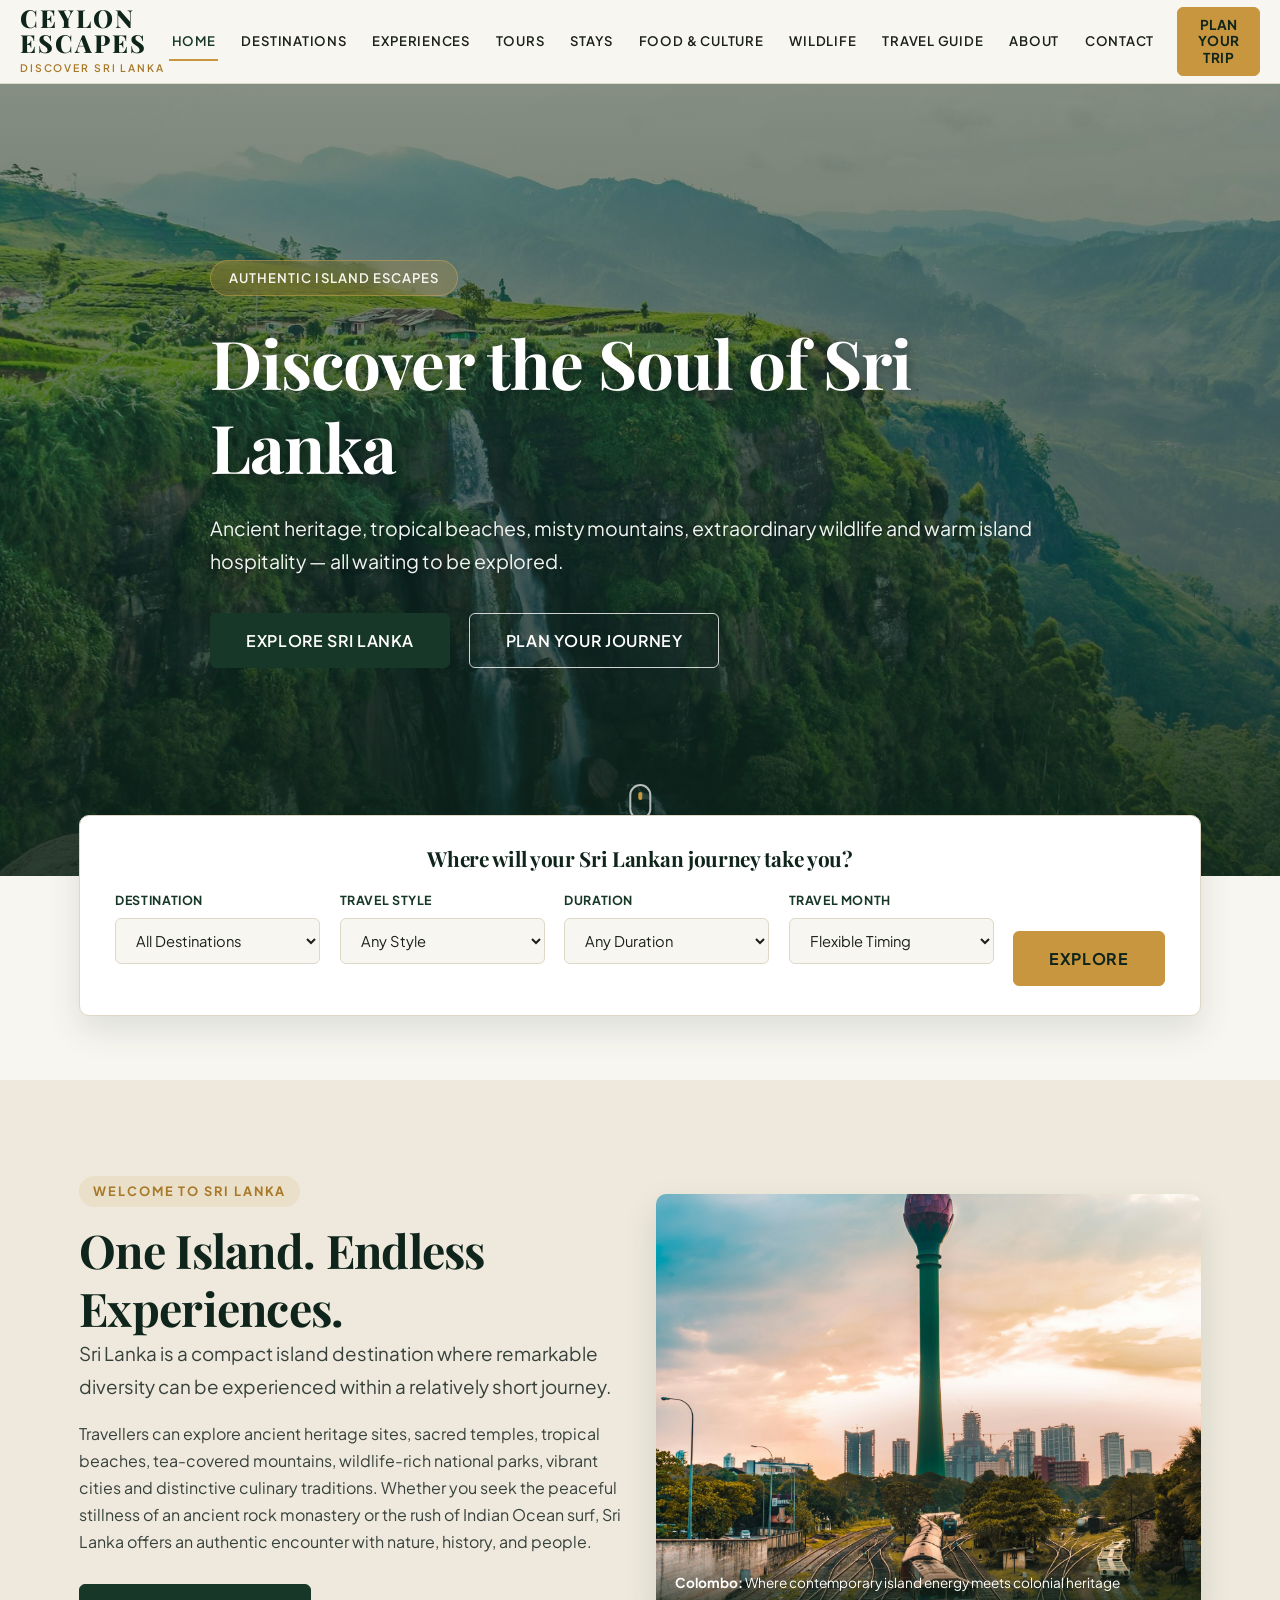
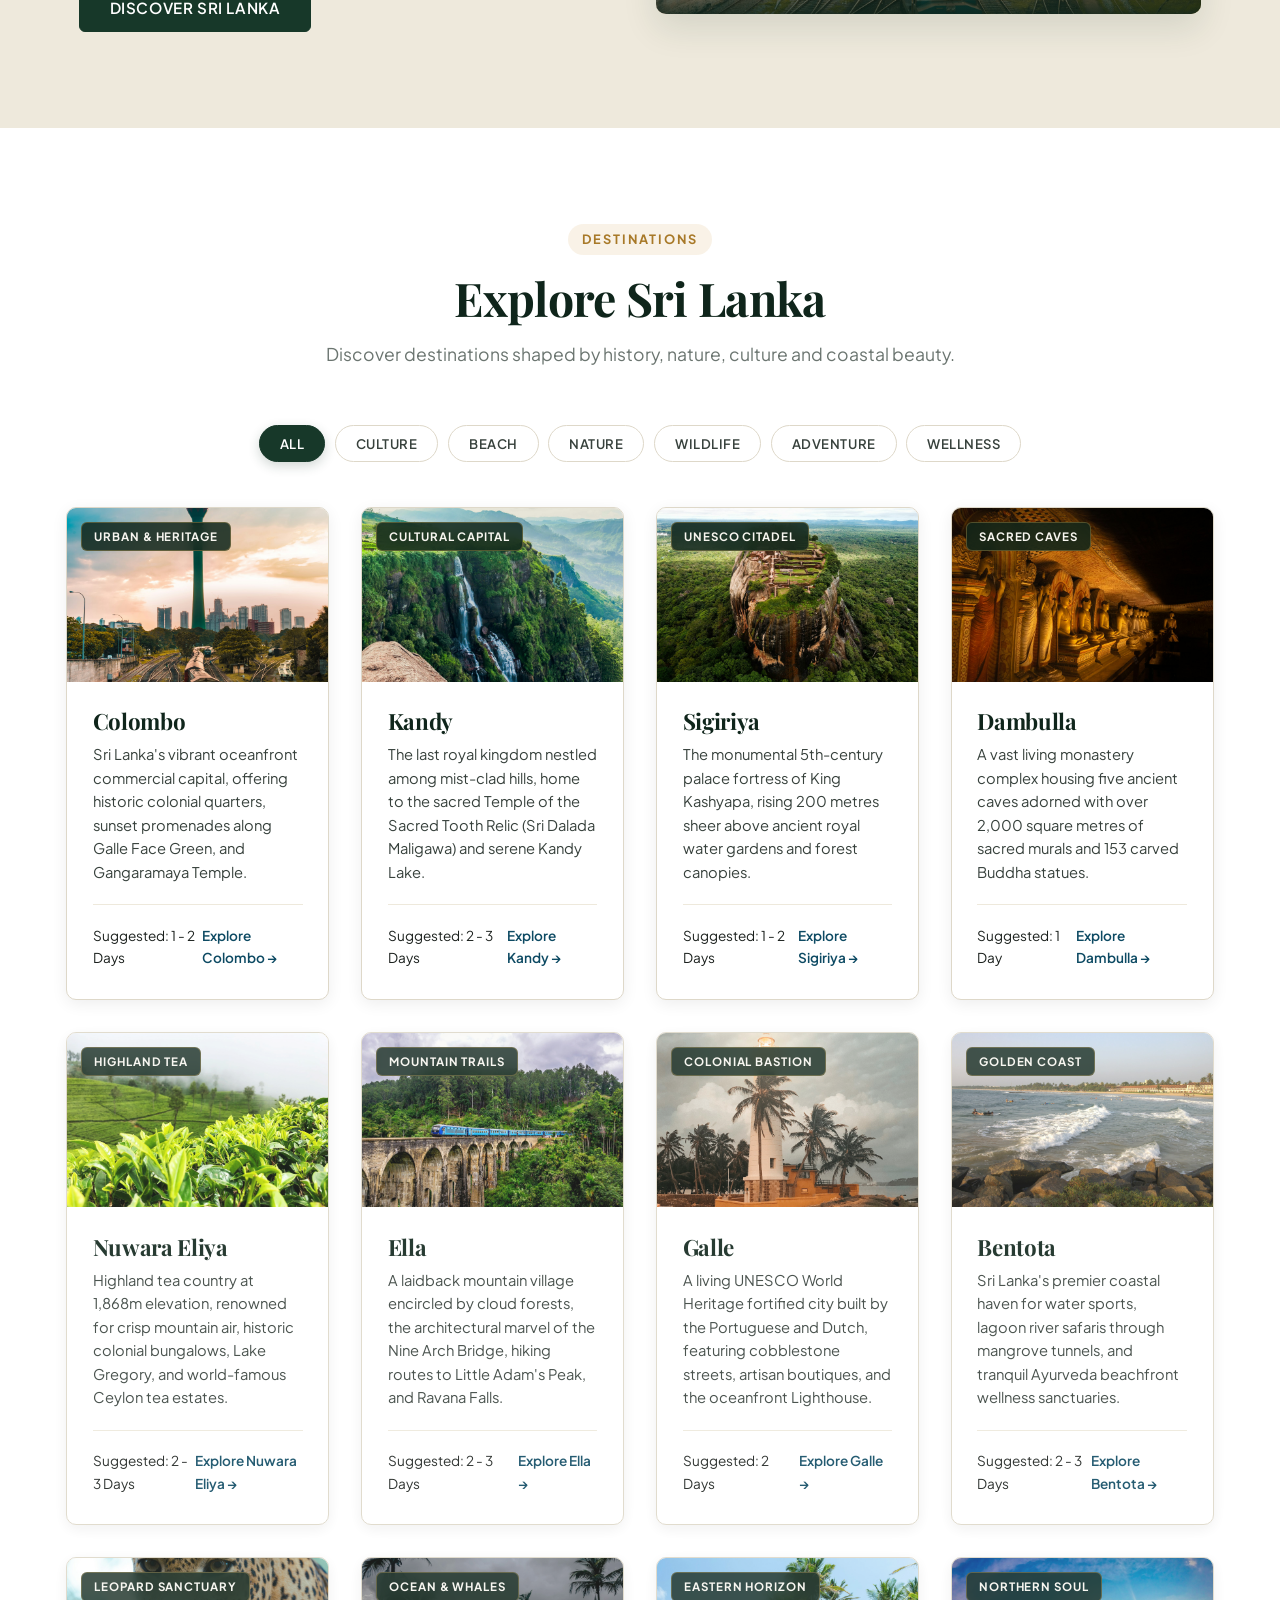
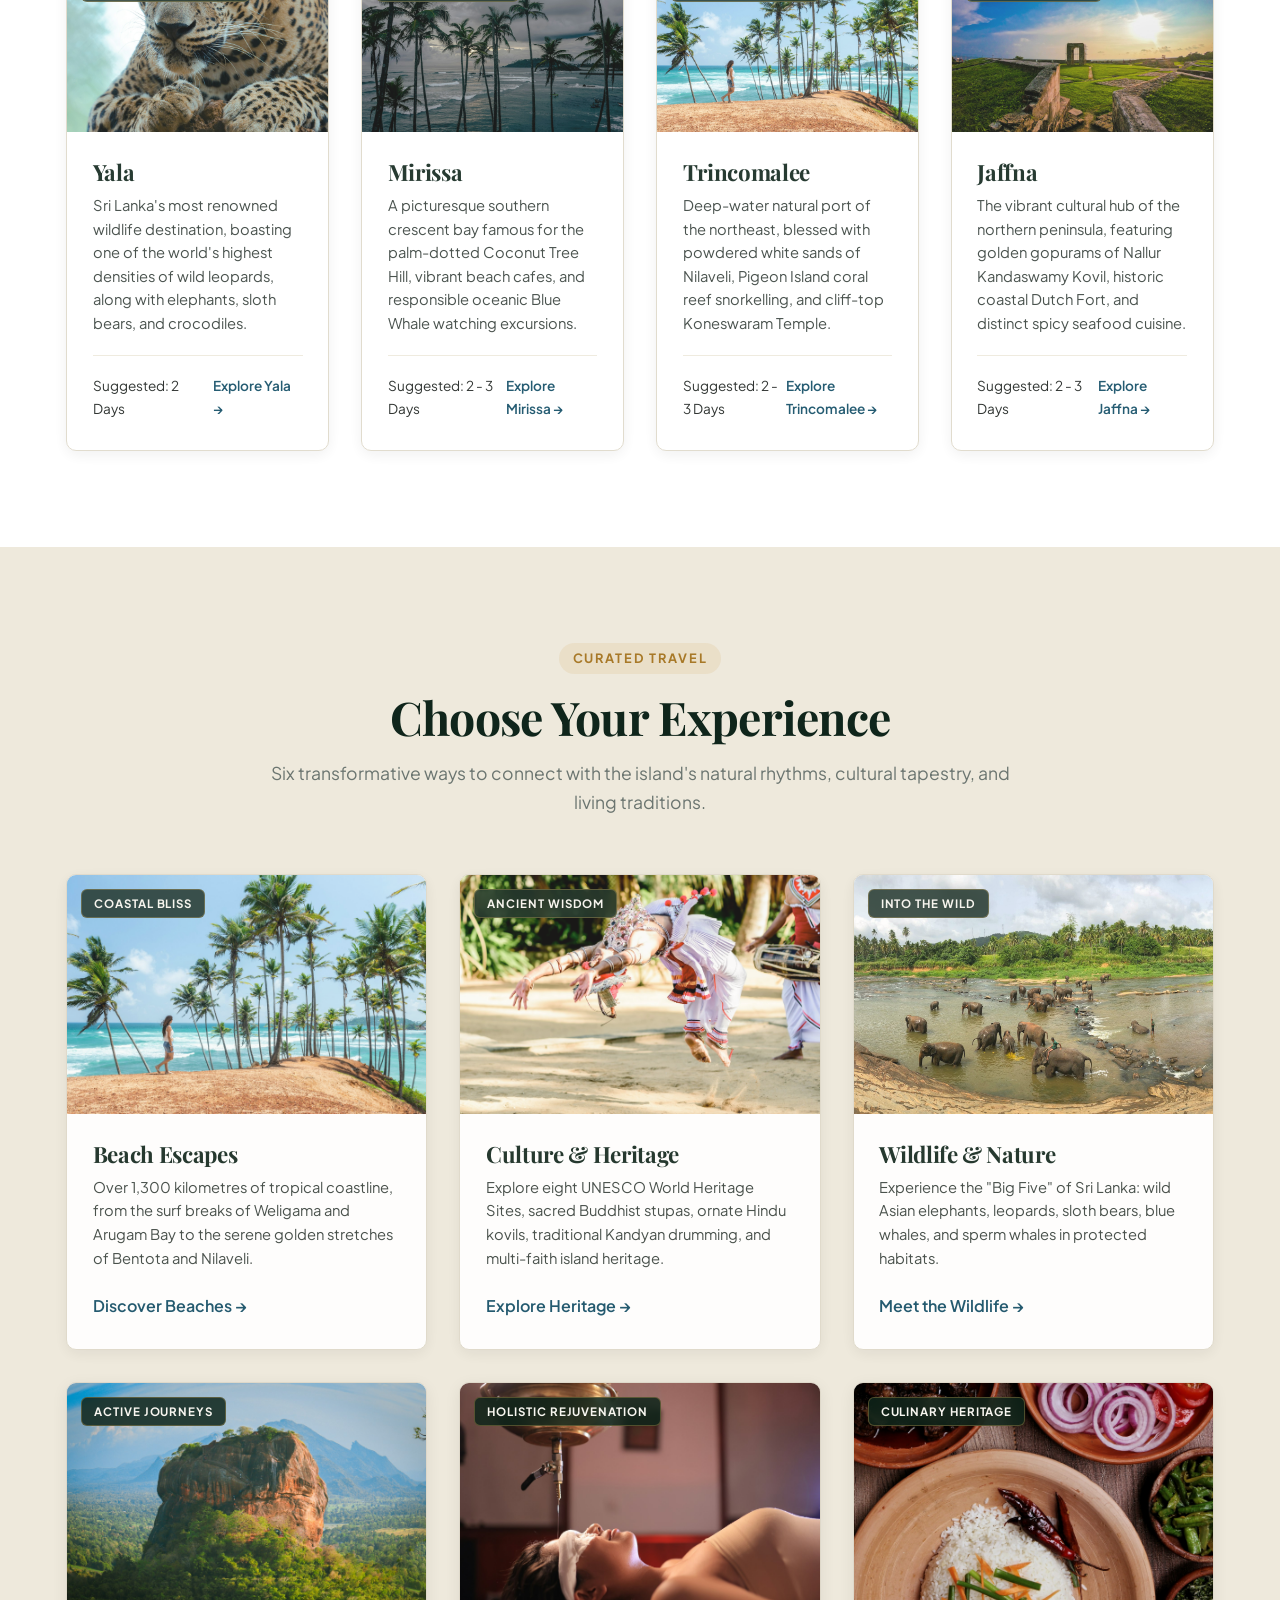
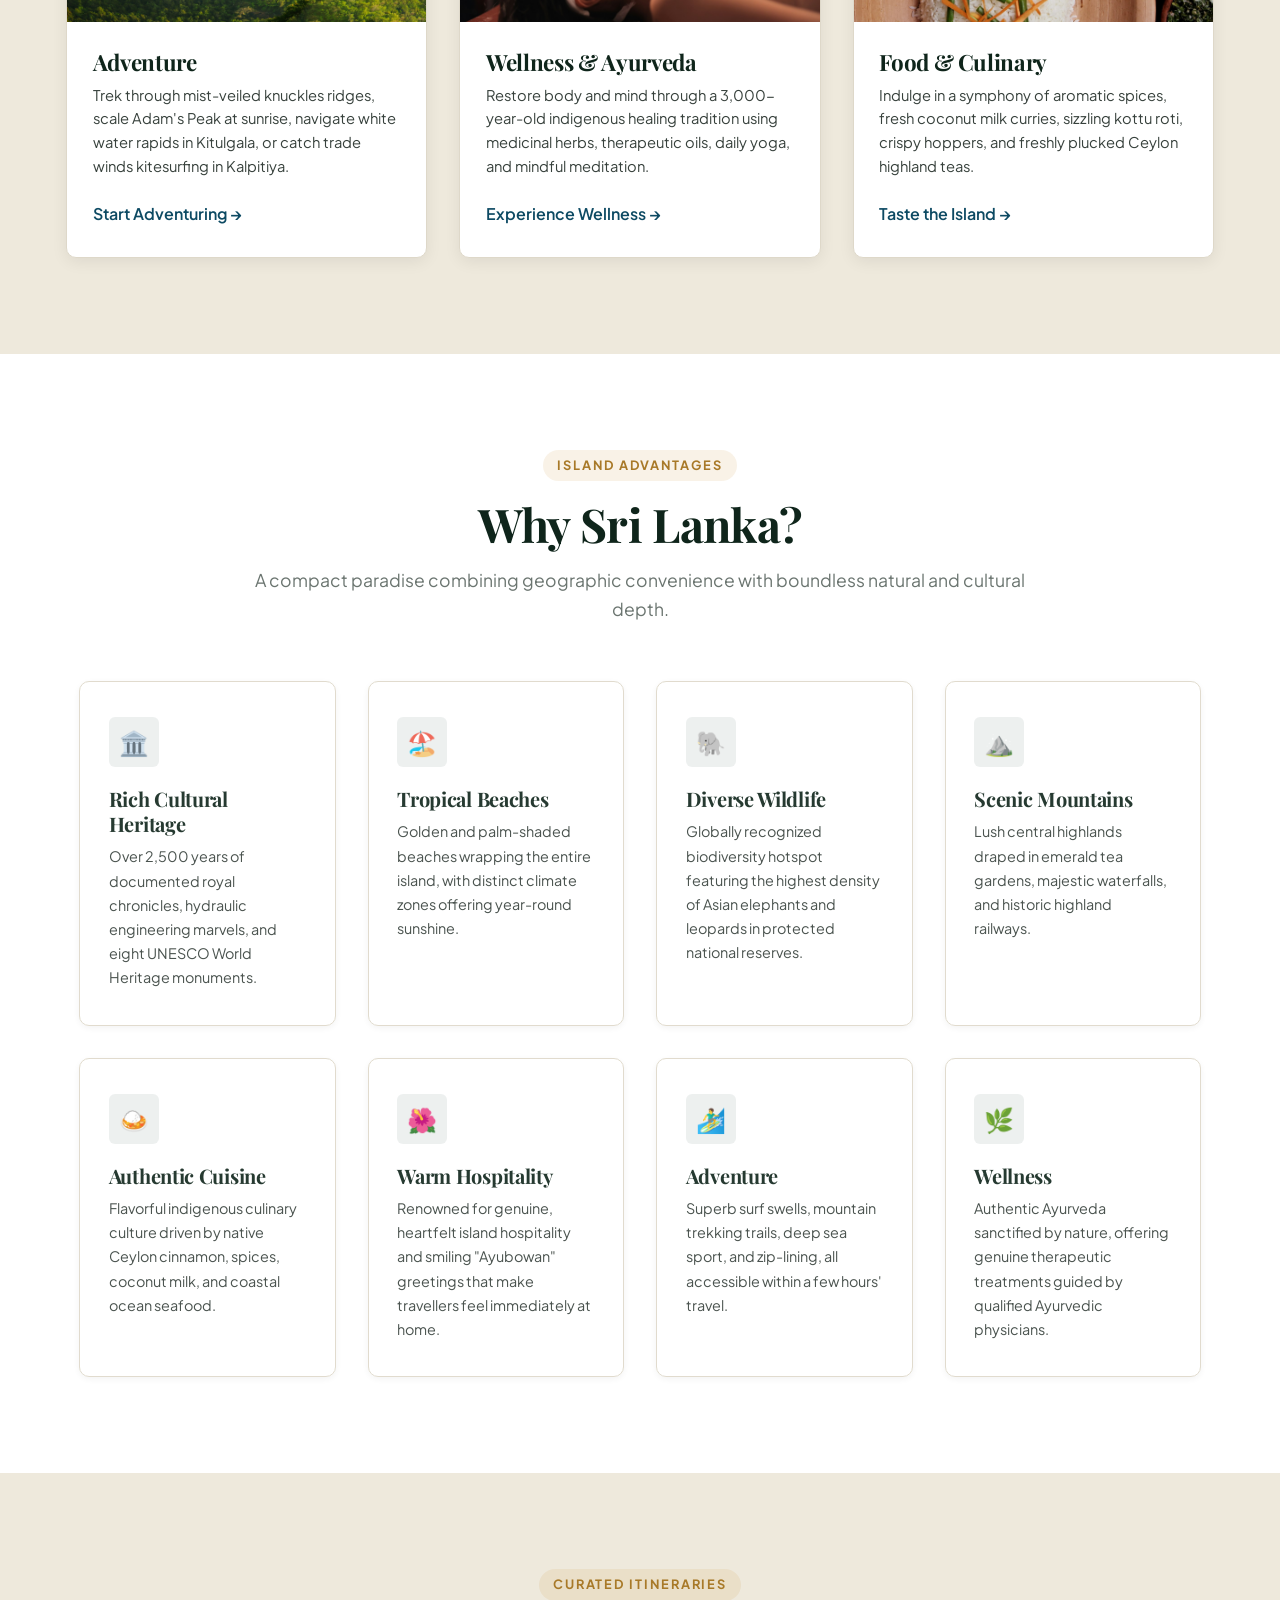
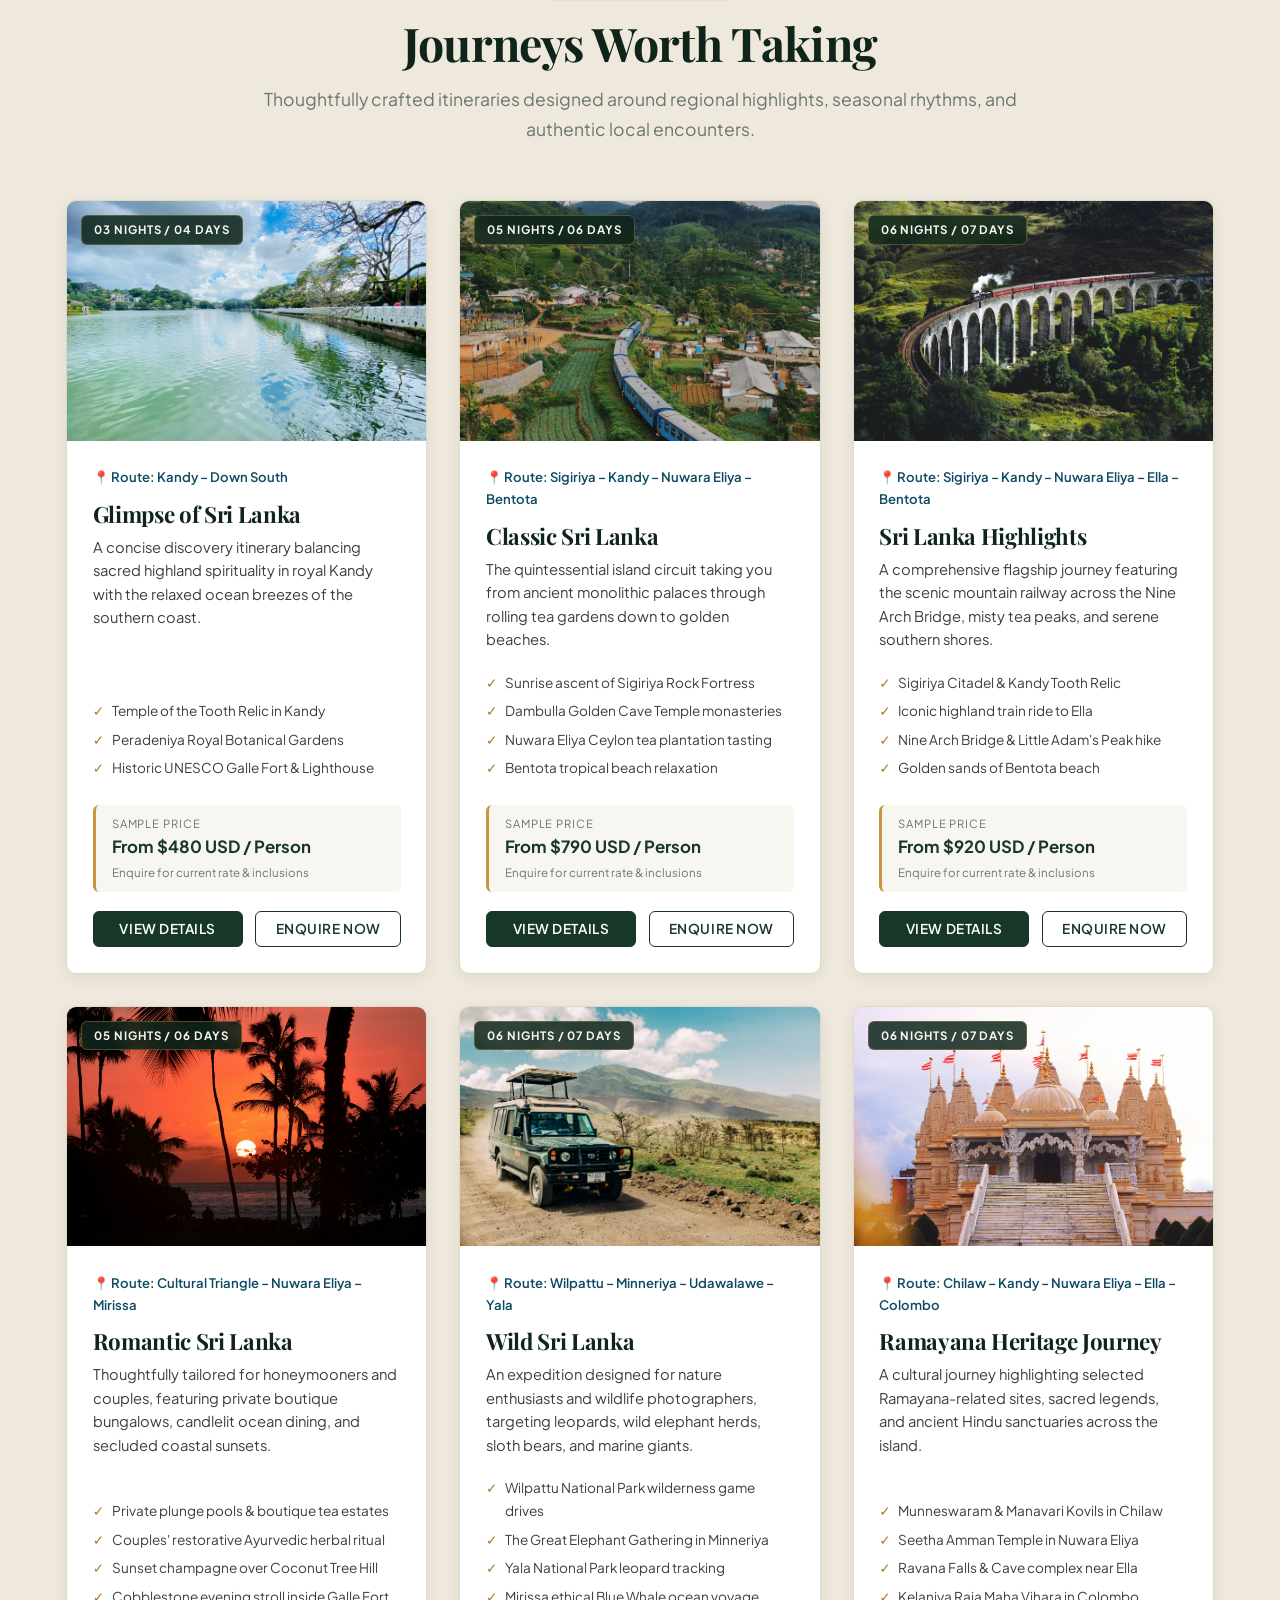
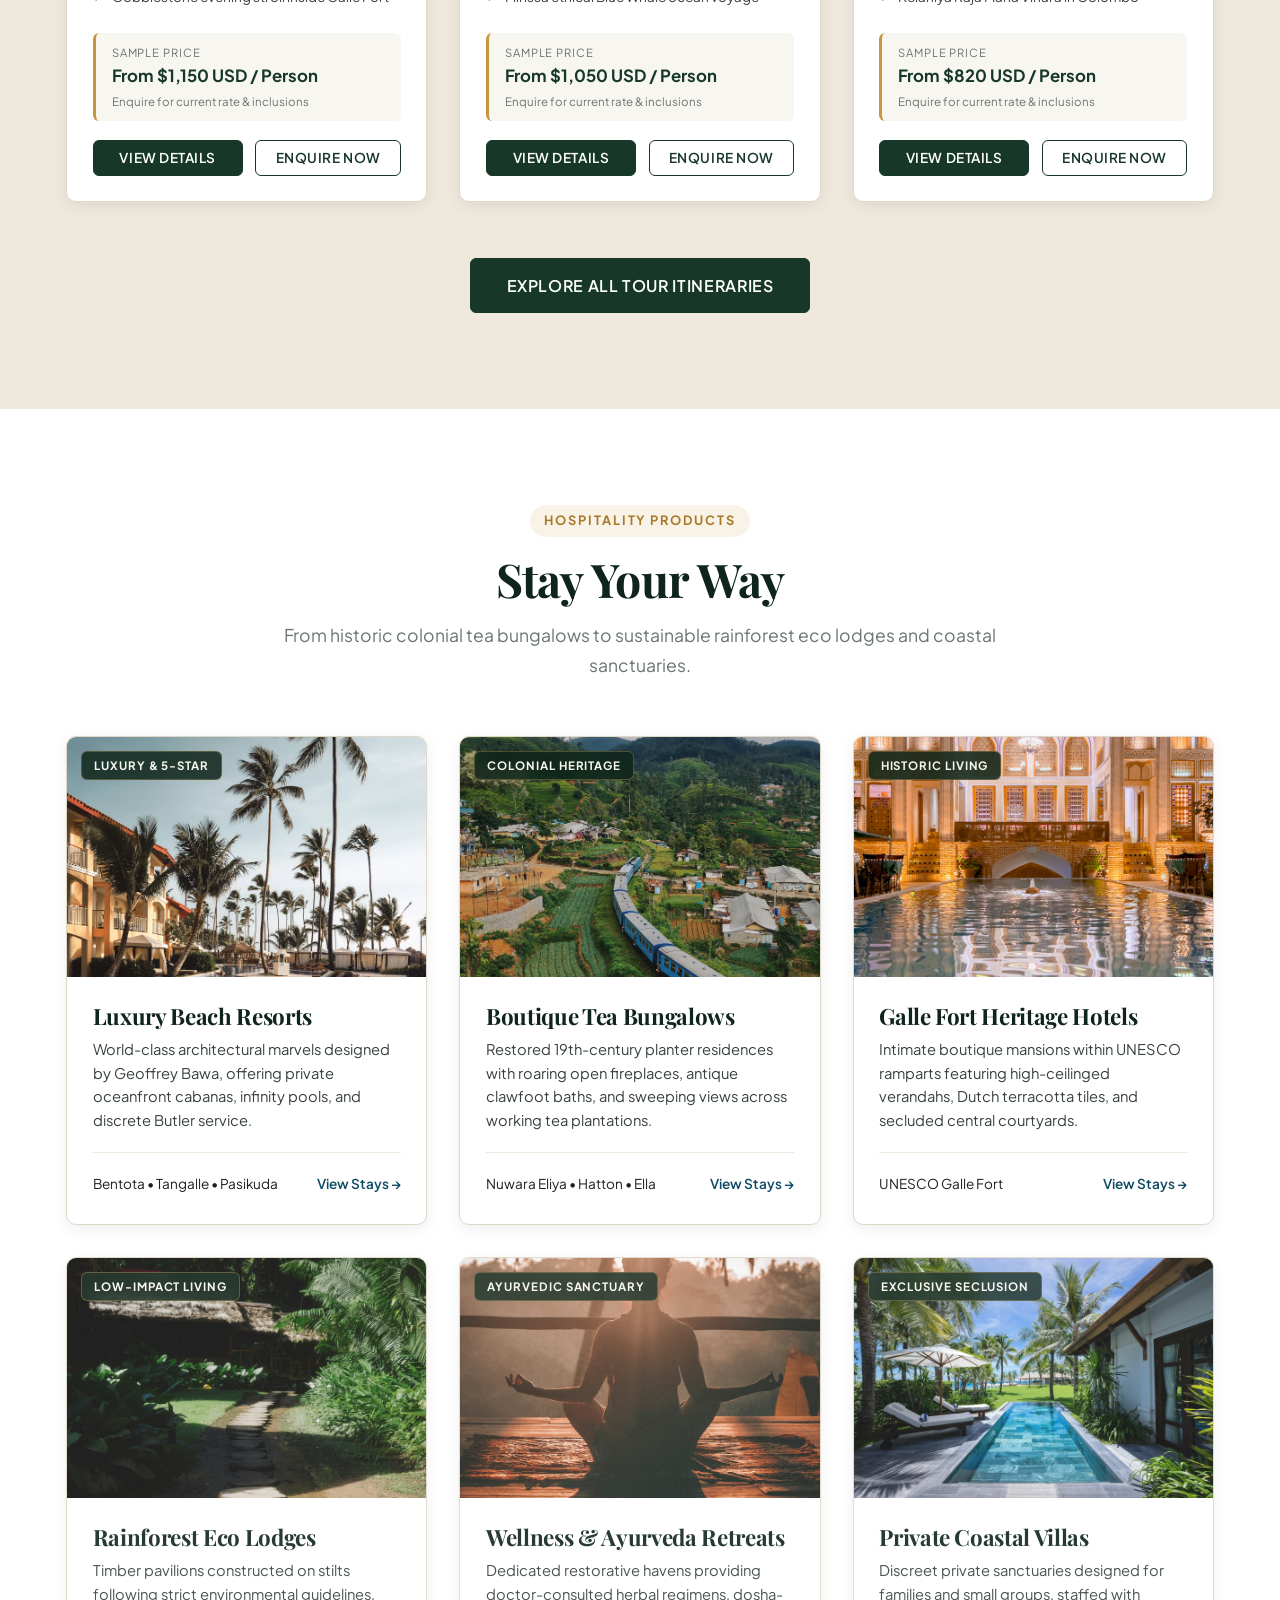
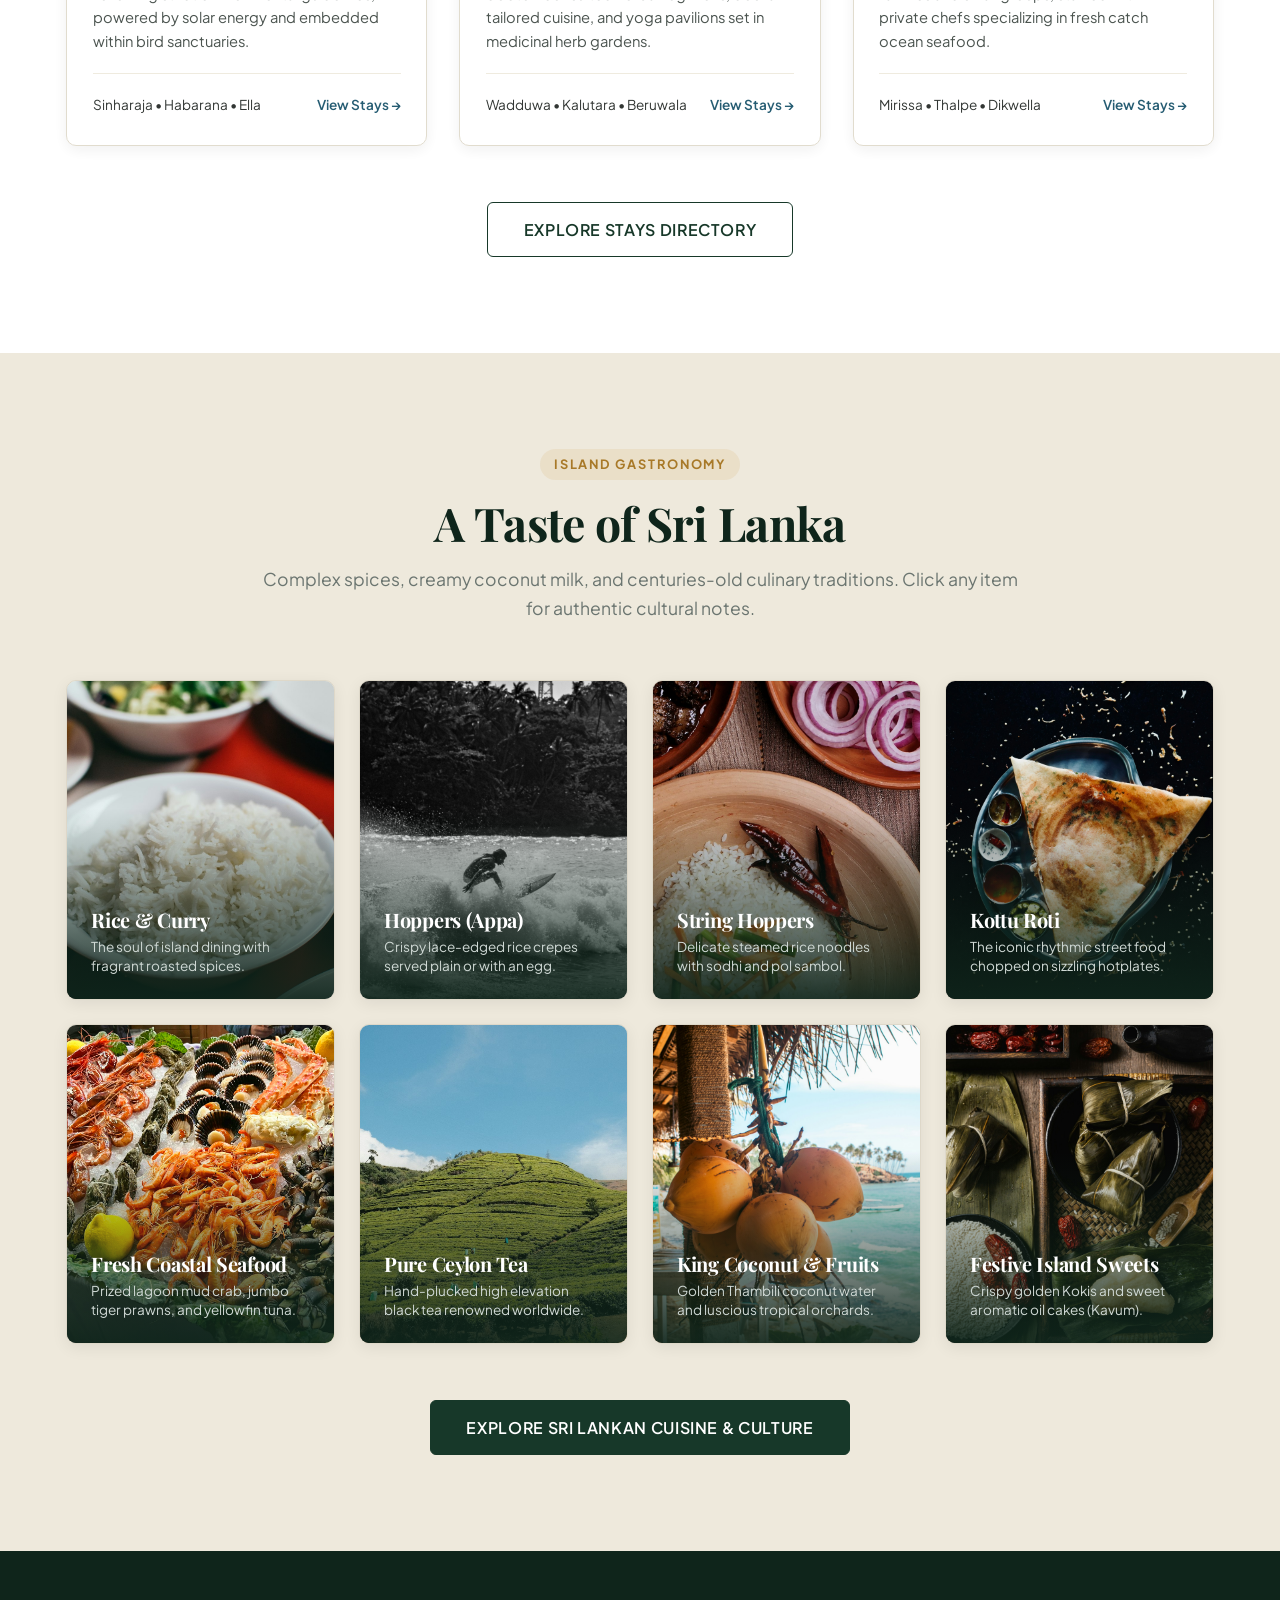
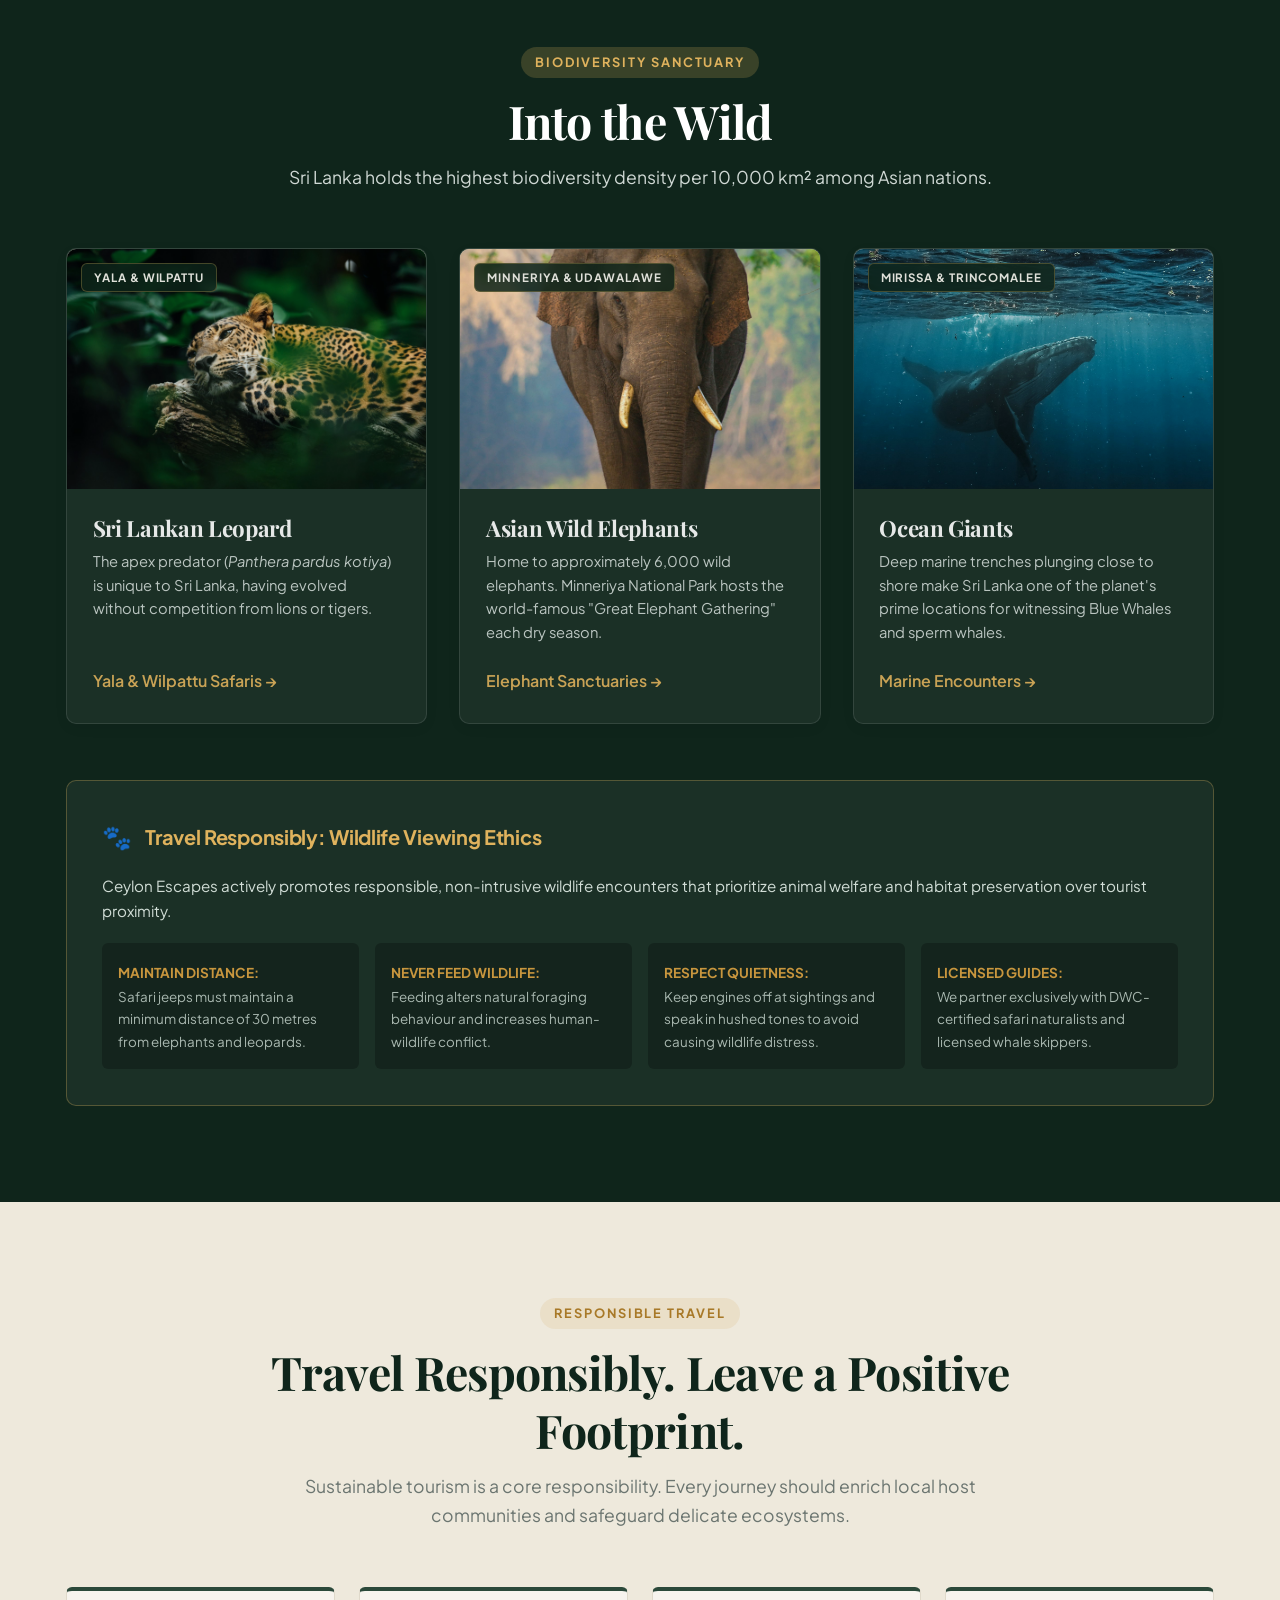
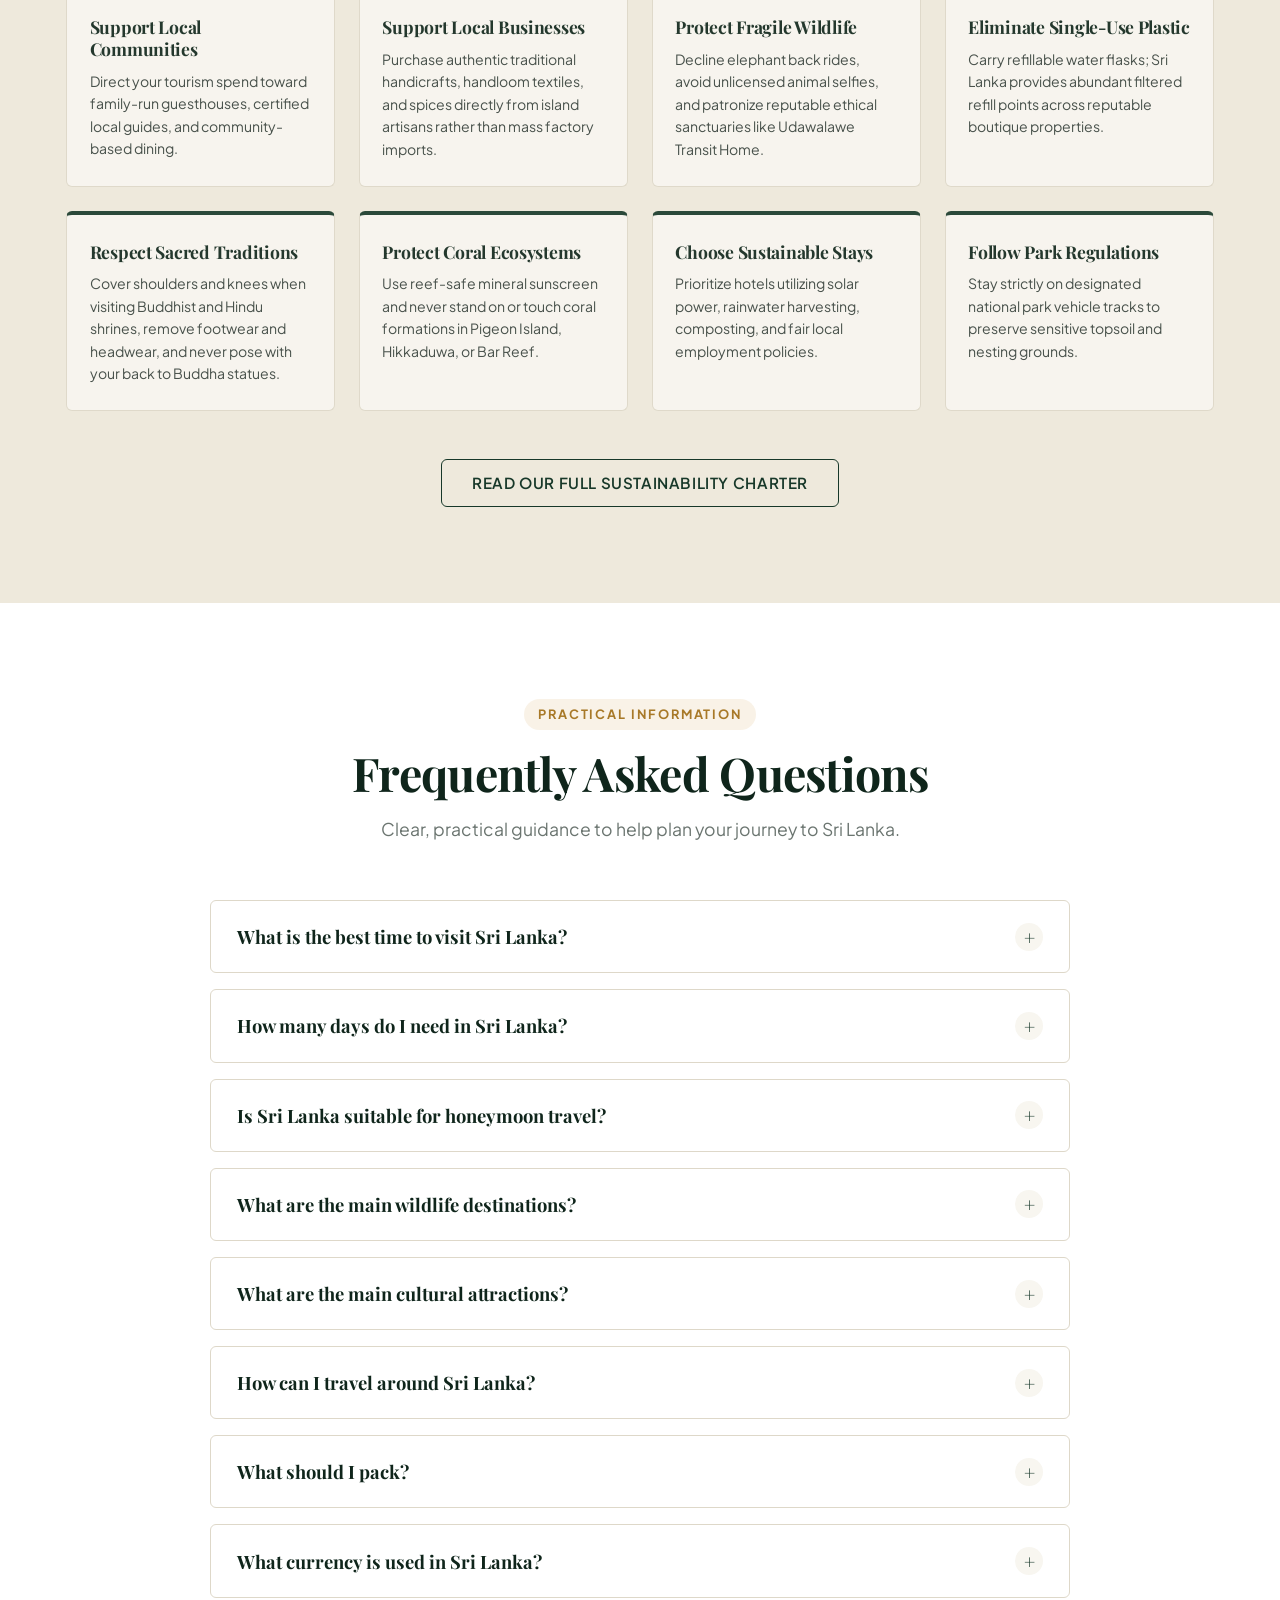
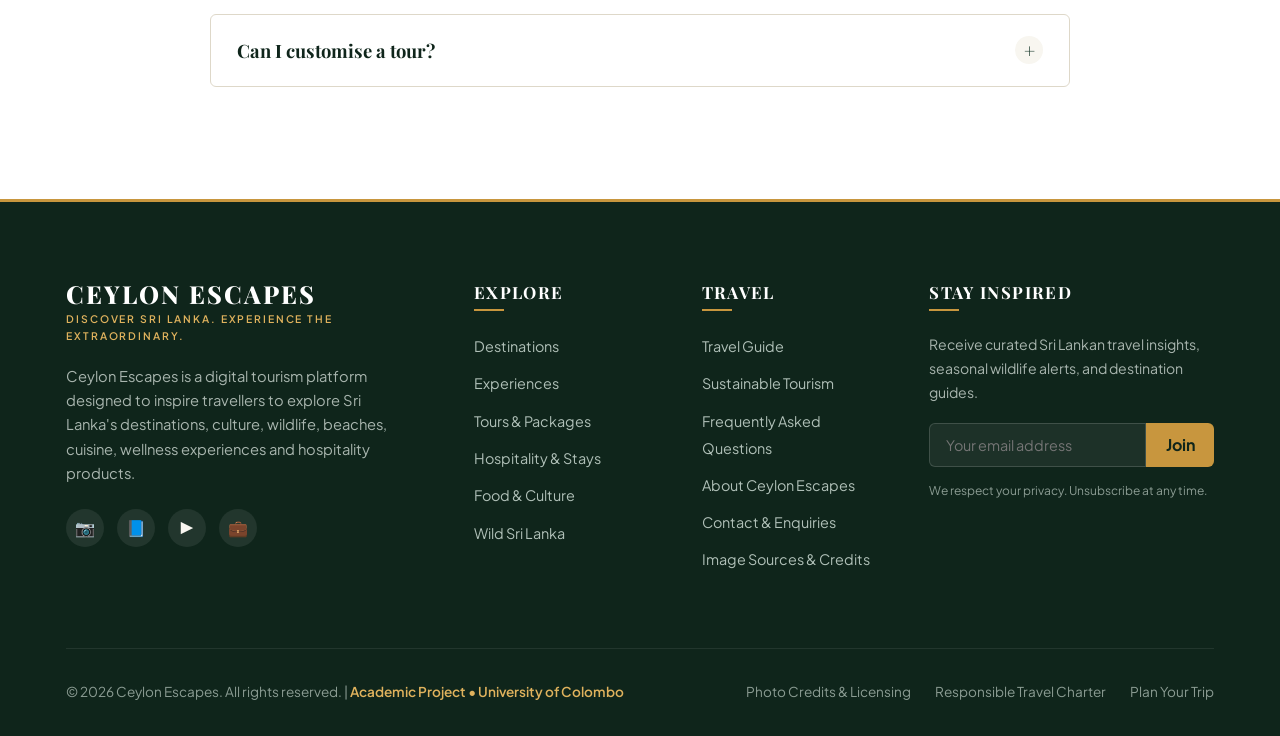
<file: index.html>
<!DOCTYPE html>
<html lang="en">
<head>
  <meta charset="UTF-8">
  <meta name="viewport" content="width=device-width, initial-scale=1.0">
  <title>Ceylon Escapes | Discover Sri Lanka Tourism &amp; Travel</title>
  <meta name="description" content="Discover Sri Lanka through destinations, cultural experiences, wildlife, beaches, adventure, wellness, food and hospitality experiences.">
  <meta name="keywords" content="Sri Lanka tourism, Sri Lanka travel, Sri Lanka holidays, Sri Lanka tours, Sri Lanka honeymoon, Sri Lanka wildlife, Sri Lanka beaches, Sri Lanka culture, Sri Lanka hospitality, Sri Lanka travel packages">
  
  <!-- Open Graph Metadata -->
  <meta property="og:title" content="Ceylon Escapes | Discover Sri Lanka Tourism &amp; Travel">
  <meta property="og:description" content="Discover Sri Lanka through destinations, cultural experiences, wildlife, beaches, adventure, wellness, food and hospitality experiences.">
  <meta property="og:type" content="website">
  <meta property="og:url" content="https://ceylonescapes.lk">
  <meta property="og:image" content="images/hero.jpg">

  <!-- Google Fonts: Playfair Display & Plus Jakarta Sans -->
  <link rel="preconnect" href="https://fonts.googleapis.com">
  <link rel="preconnect" href="https://fonts.gstatic.com" crossorigin>
  <link href="https://fonts.googleapis.com/css2?family=Playfair+Display:ital,wght@0,500;0,600;0,700;0,800;1,400&family=Plus+Jakarta+Sans:wght@400;500;600;700&display=swap" rel="stylesheet">

  <!-- Stylesheets -->
  <link rel="stylesheet" href="css/style.css">
  <link rel="stylesheet" href="css/responsive.css">
</head>
<body>

  <!-- Accessible Skip Link -->
  <a href="#main-content" class="skip-link">Skip to main content</a>

  <!-- Sticky Site Header -->
  <header class="site-header" role="banner">
    <div class="nav-container">
      <a href="index.html" class="brand-logo" aria-label="Ceylon Escapes Homepage">
        <span class="brand-name">Ceylon Escapes</span>
        <span class="brand-sub">Discover Sri Lanka</span>
      </a>

      <!-- Desktop & Mobile Navigation Menu -->
      <nav class="nav-menu" role="navigation" aria-label="Main Navigation">
        <a href="index.html" class="nav-link active">Home</a>
        <a href="destinations.html" class="nav-link">Destinations</a>
        <a href="experiences.html" class="nav-link">Experiences</a>
        <a href="tours.html" class="nav-link">Tours</a>
        <a href="stays.html" class="nav-link">Stays</a>
        <a href="food-culture.html" class="nav-link">Food &amp; Culture</a>
        <a href="wildlife.html" class="nav-link">Wildlife</a>
        <a href="travel-guide.html" class="nav-link">Travel Guide</a>
        <a href="about.html" class="nav-link">About</a>
        <a href="contact.html" class="nav-link">Contact</a>
        <div class="nav-actions">
          <a href="contact.html" class="btn btn-accent btn-sm">Plan Your Trip</a>
        </div>
      </nav>

      <!-- Mobile Hamburger Toggle -->
      <button class="menu-toggle" aria-label="Toggle navigation menu" aria-expanded="false">
        <span></span>
        <span></span>
        <span></span>
      </button>
    </div>
  </header>

  <!-- Main Content -->
  <main id="main-content">

    <!-- 1. Hero Section -->
    <section class="hero" aria-labelledby="hero-heading">
      <div class="hero-bg">
        <img src="images/hero.jpg" alt="Sigiriya Rock Fortress rising dramatically above the emerald jungle canopy at sunrise in central Sri Lanka" loading="eager">
      </div>
      <div class="hero-overlay"></div>
      <div class="container hero-content">
        <div class="hero-badge">Authentic Island Escapes</div>
        <h1 id="hero-heading">Discover the Soul of Sri Lanka</h1>
        <p class="lead">Ancient heritage, tropical beaches, misty mountains, extraordinary wildlife and warm island hospitality — all waiting to be explored.</p>
        <div class="hero-buttons">
          <a href="#destinations-section" class="btn btn-primary btn-lg">Explore Sri Lanka</a>
          <a href="contact.html" class="btn btn-outline-white btn-lg">Plan Your Journey</a>
        </div>
      </div>
      <a href="#search-section" class="scroll-indicator" aria-label="Scroll down to travel search">
        <div class="mouse-icon"><div class="mouse-wheel"></div></div>
        <span>Scroll to Explore</span>
      </a>
    </section>

    <!-- 2. Travel Search Bar -->
    <section id="search-section" class="search-banner" aria-label="Travel Search Tool">
      <div class="container">
        <div class="search-box">
          <h2 class="search-title">Where will your Sri Lankan journey take you?</h2>
          <form id="home-travel-search" class="search-form" action="destinations.html" method="GET">
            <div class="form-group">
              <label for="search-destination">Destination</label>
              <select id="search-destination" name="dest" class="form-control">
                <option value="all">All Destinations</option>
                <option value="Sigiriya">Sigiriya</option>
                <option value="Kandy">Kandy</option>
                <option value="Ella">Ella</option>
                <option value="Galle">Galle</option>
                <option value="Nuwara Eliya">Nuwara Eliya</option>
                <option value="Yala">Yala</option>
                <option value="Bentota">Bentota</option>
                <option value="Mirissa">Mirissa</option>
                <option value="Colombo">Colombo</option>
                <option value="Dambulla">Dambulla</option>
                <option value="Trincomalee">Trincomalee</option>
                <option value="Jaffna">Jaffna</option>
              </select>
            </div>
            <div class="form-group">
              <label for="search-style">Travel Style</label>
              <select id="search-style" name="style" class="form-control">
                <option value="all">Any Style</option>
                <option value="culture">Culture &amp; Heritage</option>
                <option value="beach">Tropical Beaches</option>
                <option value="wildlife">Wildlife Safari</option>
                <option value="adventure">Active Adventure</option>
                <option value="wellness">Ayurveda &amp; Wellness</option>
                <option value="honeymoon">Romantic / Honeymoon</option>
              </select>
            </div>
            <div class="form-group">
              <label for="search-duration">Duration</label>
              <select id="search-duration" name="duration" class="form-control">
                <option value="all">Any Duration</option>
                <option value="short">03 - 04 Days</option>
                <option value="medium">05 - 06 Days</option>
                <option value="long">07+ Days</option>
              </select>
            </div>
            <div class="form-group">
              <label for="search-month">Travel Month</label>
              <select id="search-month" name="month" class="form-control">
                <option value="any">Flexible Timing</option>
                <option value="jan">January - March (High Season)</option>
                <option value="apr">April - May (Festive Season)</option>
                <option value="jun">June - August (East Coast Season)</option>
                <option value="sep">September - December (Inter-Monsoon)</option>
              </select>
            </div>
            <button type="submit" class="btn btn-accent btn-lg">Explore</button>
          </form>
        </div>
      </div>
    </section>

    <!-- 3. Introduction -->
    <section class="section section-sand" aria-labelledby="intro-heading">
      <div class="container">
        <div class="grid grid-2" style="align-items: center;">
          <div>
            <span class="section-tag">Welcome to Sri Lanka</span>
            <h2 id="intro-heading">One Island. Endless Experiences.</h2>
            <p class="lead">Sri Lanka is a compact island destination where remarkable diversity can be experienced within a relatively short journey.</p>
            <p>Travellers can explore ancient heritage sites, sacred temples, tropical beaches, tea-covered mountains, wildlife-rich national parks, vibrant cities and distinctive culinary traditions. Whether you seek the peaceful stillness of an ancient rock monastery or the rush of Indian Ocean surf, Sri Lanka offers an authentic encounter with nature, history, and people.</p>
            <div style="margin-top: 1.8rem;">
              <a href="destinations.html" class="btn btn-primary">Discover Sri Lanka</a>
            </div>
          </div>
          <div>
            <div style="border-radius: var(--radius-md); overflow: hidden; box-shadow: var(--shadow-lg); position: relative;">
              <img src="images/colombo.jpg" alt="Colombo coastal skyline and Indian Ocean surf seen from Galle Face Green" style="width: 100%; height: 420px; object-fit: cover;">
              <div style="position: absolute; bottom: 0; left: 0; right: 0; padding: 1.2rem; background: linear-gradient(0deg, rgba(15,37,27,0.85), transparent); color: #fff; font-size: 0.85rem;">
                <strong>Colombo:</strong> Where contemporary island energy meets colonial heritage
              </div>
            </div>
          </div>
        </div>
      </div>
    </section>

    <!-- 4. Featured Destinations Directory -->
    <section id="destinations-section" class="section section-white" aria-labelledby="featured-dest-heading">
      <div class="container-wide">
        <div class="section-header">
          <span class="section-tag">Destinations</span>
          <h2 id="featured-dest-heading">Explore Sri Lanka</h2>
          <p>Discover destinations shaped by history, nature, culture and coastal beauty.</p>
        </div>

        <!-- Destination Filter Buttons -->
        <div class="filter-nav" role="toolbar" aria-label="Destination Categories">
          <button class="filter-btn dest-filter-btn active" data-filter="all">All</button>
          <button class="filter-btn dest-filter-btn" data-filter="culture">Culture</button>
          <button class="filter-btn dest-filter-btn" data-filter="beach">Beach</button>
          <button class="filter-btn dest-filter-btn" data-filter="nature">Nature</button>
          <button class="filter-btn dest-filter-btn" data-filter="wildlife">Wildlife</button>
          <button class="filter-btn dest-filter-btn" data-filter="adventure">Adventure</button>
          <button class="filter-btn dest-filter-btn" data-filter="wellness">Wellness</button>
        </div>

        <!-- 12 Destination Cards -->
        <div class="grid grid-4" id="destinations-grid">

          <!-- Colombo -->
          <article class="card dest-card" data-category="culture nature">
            <div class="card-img-wrapper">
              <span class="card-badge">Urban &amp; Heritage</span>
              <img src="images/colombo.jpg" alt="Modern Colombo city skyline and Indian Ocean coastline seen from Galle Face Green" loading="lazy">
            </div>
            <div class="card-body">
              <h3 class="card-title">Colombo</h3>
              <p class="card-text">Sri Lanka's vibrant oceanfront commercial capital, offering historic colonial quarters, sunset promenades along Galle Face Green, and Gangaramaya Temple.</p>
              <div class="card-meta">
                <span>Suggested: 1 - 2 Days</span>
                <a href="destinations.html#colombo" class="btn-link">Explore Colombo &rarr;</a>
              </div>
            </div>
          </article>

          <!-- Kandy -->
          <article class="card dest-card" data-category="culture nature wellness">
            <div class="card-img-wrapper">
              <span class="card-badge">Cultural Capital</span>
              <img src="images/kandy.jpg" alt="Sacred Temple of the Tooth Relic overlooking the tranquil waters of Kandy Lake" loading="lazy">
            </div>
            <div class="card-body">
              <h3 class="card-title">Kandy</h3>
              <p class="card-text">The last royal kingdom nestled among mist-clad hills, home to the sacred Temple of the Sacred Tooth Relic (Sri Dalada Maligawa) and serene Kandy Lake.</p>
              <div class="card-meta">
                <span>Suggested: 2 - 3 Days</span>
                <a href="destinations.html#kandy" class="btn-link">Explore Kandy &rarr;</a>
              </div>
            </div>
          </article>

          <!-- Sigiriya -->
          <article class="card dest-card" data-category="culture nature adventure">
            <div class="card-img-wrapper">
              <span class="card-badge">UNESCO Citadel</span>
              <img src="images/sigiriya.jpg" alt="Ancient Sigiriya Rock Fortress rising dramatically above the emerald forest canopy in central Sri Lanka" loading="lazy">
            </div>
            <div class="card-body">
              <h3 class="card-title">Sigiriya</h3>
              <p class="card-text">The monumental 5th-century palace fortress of King Kashyapa, rising 200 metres sheer above ancient royal water gardens and forest canopies.</p>
              <div class="card-meta">
                <span>Suggested: 1 - 2 Days</span>
                <a href="destinations.html#sigiriya" class="btn-link">Explore Sigiriya &rarr;</a>
              </div>
            </div>
          </article>

          <!-- Dambulla -->
          <article class="card dest-card" data-category="culture nature">
            <div class="card-img-wrapper">
              <span class="card-badge">Sacred Caves</span>
              <img src="images/dambulla.jpg" alt="Ancient painted rock caves and serene gilded Buddha statues inside Dambulla Cave Temple" loading="lazy">
            </div>
            <div class="card-body">
              <h3 class="card-title">Dambulla</h3>
              <p class="card-text">A vast living monastery complex housing five ancient caves adorned with over 2,000 square metres of sacred murals and 153 carved Buddha statues.</p>
              <div class="card-meta">
                <span>Suggested: 1 Day</span>
                <a href="destinations.html#dambulla" class="btn-link">Explore Dambulla &rarr;</a>
              </div>
            </div>
          </article>

          <!-- Nuwara Eliya -->
          <article class="card dest-card" data-category="nature wellness adventure">
            <div class="card-img-wrapper">
              <span class="card-badge">Highland Tea</span>
              <img src="images/nuwara-eliya.jpg" alt="Verdant emerald tea terraces and mist-covered hills in Nuwara Eliya" loading="lazy">
            </div>
            <div class="card-body">
              <h3 class="card-title">Nuwara Eliya</h3>
              <p class="card-text">Highland tea country at 1,868m elevation, renowned for crisp mountain air, historic colonial bungalows, Lake Gregory, and world-famous Ceylon tea estates.</p>
              <div class="card-meta">
                <span>Suggested: 2 - 3 Days</span>
                <a href="destinations.html#nuwara-eliya" class="btn-link">Explore Nuwara Eliya &rarr;</a>
              </div>
            </div>
          </article>

          <!-- Ella -->
          <article class="card dest-card" data-category="nature adventure">
            <div class="card-img-wrapper">
              <span class="card-badge">Mountain Trails</span>
              <img src="images/ella.jpg" alt="Historic colonial-era Nine Arch viaduct bridge nestled amidst lush tea hills in Ella" loading="lazy">
            </div>
            <div class="card-body">
              <h3 class="card-title">Ella</h3>
              <p class="card-text">A laidback mountain village encircled by cloud forests, the architectural marvel of the Nine Arch Bridge, hiking routes to Little Adam's Peak, and Ravana Falls.</p>
              <div class="card-meta">
                <span>Suggested: 2 - 3 Days</span>
                <a href="destinations.html#ella" class="btn-link">Explore Ella &rarr;</a>
              </div>
            </div>
          </article>

          <!-- Galle -->
          <article class="card dest-card" data-category="culture beach">
            <div class="card-img-wrapper">
              <span class="card-badge">Colonial Bastion</span>
              <img src="images/galle.jpg" alt="Iconic whitewashed colonial Galle Lighthouse standing over UNESCO World Heritage Galle Fort ramparts" loading="lazy">
            </div>
            <div class="card-body">
              <h3 class="card-title">Galle</h3>
              <p class="card-text">A living UNESCO World Heritage fortified city built by the Portuguese and Dutch, featuring cobblestone streets, artisan boutiques, and the oceanfront Lighthouse.</p>
              <div class="card-meta">
                <span>Suggested: 2 Days</span>
                <a href="destinations.html#galle" class="btn-link">Explore Galle &rarr;</a>
              </div>
            </div>
          </article>

          <!-- Bentota -->
          <article class="card dest-card" data-category="beach adventure wellness">
            <div class="card-img-wrapper">
              <span class="card-badge">Golden Coast</span>
              <img src="images/bentota.jpg" alt="Sweeping golden sands and swaying coconut palms along Bentota tropical coastline" loading="lazy">
            </div>
            <div class="card-body">
              <h3 class="card-title">Bentota</h3>
              <p class="card-text">Sri Lanka's premier coastal haven for water sports, lagoon river safaris through mangrove tunnels, and tranquil Ayurveda beachfront wellness sanctuaries.</p>
              <div class="card-meta">
                <span>Suggested: 2 - 3 Days</span>
                <a href="destinations.html#bentota" class="btn-link">Explore Bentota &rarr;</a>
              </div>
            </div>
          </article>

          <!-- Yala -->
          <article class="card dest-card" data-category="wildlife adventure">
            <div class="card-img-wrapper">
              <span class="card-badge">Leopard Sanctuary</span>
              <img src="images/yala.jpg" alt="Endangered Sri Lankan leopard resting gracefully on granite rocks in Yala National Park" loading="lazy">
            </div>
            <div class="card-body">
              <h3 class="card-title">Yala</h3>
              <p class="card-text">Sri Lanka's most renowned wildlife destination, boasting one of the world's highest densities of wild leopards, along with elephants, sloth bears, and crocodiles.</p>
              <div class="card-meta">
                <span>Suggested: 2 Days</span>
                <a href="destinations.html#yala" class="btn-link">Explore Yala &rarr;</a>
              </div>
            </div>
          </article>

          <!-- Mirissa -->
          <article class="card dest-card" data-category="beach wildlife adventure">
            <div class="card-img-wrapper">
              <span class="card-badge">Ocean &amp; Whales</span>
              <img src="images/mirissa.jpg" alt="Scenic headland of Coconut Tree Hill overlooking the turquoise Indian Ocean in Mirissa" loading="lazy">
            </div>
            <div class="card-body">
              <h3 class="card-title">Mirissa</h3>
              <p class="card-text">A picturesque southern crescent bay famous for the palm-dotted Coconut Tree Hill, vibrant beach cafes, and responsible oceanic Blue Whale watching excursions.</p>
              <div class="card-meta">
                <span>Suggested: 2 - 3 Days</span>
                <a href="destinations.html#mirissa" class="btn-link">Explore Mirissa &rarr;</a>
              </div>
            </div>
          </article>

          <!-- Trincomalee -->
          <article class="card dest-card" data-category="beach culture nature">
            <div class="card-img-wrapper">
              <span class="card-badge">Eastern Horizon</span>
              <img src="images/exp-beach.jpg" alt="Vibrant coastline of Nilaveli Beach and turquoise ocean waters in Trincomalee" loading="lazy">
            </div>
            <div class="card-body">
              <h3 class="card-title">Trincomalee</h3>
              <p class="card-text">Deep-water natural port of the northeast, blessed with powdered white sands of Nilaveli, Pigeon Island coral reef snorkelling, and cliff-top Koneswaram Temple.</p>
              <div class="card-meta">
                <span>Suggested: 2 - 3 Days</span>
                <a href="destinations.html#trincomalee" class="btn-link">Explore Trincomalee &rarr;</a>
              </div>
            </div>
          </article>

          <!-- Jaffna -->
          <article class="card dest-card" data-category="culture">
            <div class="card-img-wrapper">
              <span class="card-badge">Northern Soul</span>
              <img src="images/jaffna.jpg" alt="Historic ramparts of Jaffna Fort and cultural landmarks of Northern Sri Lanka" loading="lazy">
            </div>
            <div class="card-body">
              <h3 class="card-title">Jaffna</h3>
              <p class="card-text">The vibrant cultural hub of the northern peninsula, featuring golden gopurams of Nallur Kandaswamy Kovil, historic coastal Dutch Fort, and distinct spicy seafood cuisine.</p>
              <div class="card-meta">
                <span>Suggested: 2 - 3 Days</span>
                <a href="destinations.html#jaffna" class="btn-link">Explore Jaffna &rarr;</a>
              </div>
            </div>
          </article>

        </div>
      </div>
    </section>

    <!-- 5. Choose Your Experience -->
    <section class="section section-sand" aria-labelledby="exp-heading">
      <div class="container-wide">
        <div class="section-header">
          <span class="section-tag">Curated Travel</span>
          <h2 id="exp-heading">Choose Your Experience</h2>
          <p>Six transformative ways to connect with the island's natural rhythms, cultural tapestry, and living traditions.</p>
        </div>

        <div class="grid grid-3">

          <div class="card">
            <div class="card-img-wrapper">
              <span class="card-badge">Coastal Bliss</span>
              <img src="images/exp-beach.jpg" alt="Idyllic tropical beach with golden sands and azure surf on Sri Lanka south coast" loading="lazy">
            </div>
            <div class="card-body">
              <h3 class="card-title">Beach Escapes</h3>
              <p class="card-text">Over 1,300 kilometres of tropical coastline, from the surf breaks of Weligama and Arugam Bay to the serene golden stretches of Bentota and Nilaveli.</p>
              <a href="experiences.html#beach" class="btn-link">Discover Beaches &rarr;</a>
            </div>
          </div>

          <div class="card">
            <div class="card-img-wrapper">
              <span class="card-badge">Ancient Wisdom</span>
              <img src="images/exp-culture.jpg" alt="Traditional Kandyan dancers in ceremonial regalia performing heritage ritual dance" loading="lazy">
            </div>
            <div class="card-body">
              <h3 class="card-title">Culture &amp; Heritage</h3>
              <p class="card-text">Explore eight UNESCO World Heritage Sites, sacred Buddhist stupas, ornate Hindu kovils, traditional Kandyan drumming, and multi-faith island heritage.</p>
              <a href="experiences.html#culture" class="btn-link">Explore Heritage &rarr;</a>
            </div>
          </div>

          <div class="card">
            <div class="card-img-wrapper">
              <span class="card-badge">Into the Wild</span>
              <img src="images/exp-wildlife.jpg" alt="Family herd of wild Asian elephants grazing across open grasslands in Sri Lanka" loading="lazy">
            </div>
            <div class="card-body">
              <h3 class="card-title">Wildlife &amp; Nature</h3>
              <p class="card-text">Experience the "Big Five" of Sri Lanka: wild Asian elephants, leopards, sloth bears, blue whales, and sperm whales in protected habitats.</p>
              <a href="experiences.html#wildlife" class="btn-link">Meet the Wildlife &rarr;</a>
            </div>
          </div>

          <div class="card">
            <div class="card-img-wrapper">
              <span class="card-badge">Active Journeys</span>
              <img src="images/exp-adventure.jpg" alt="Trekker hiking along mountain ridges overlooking dramatic valleys near Ella" loading="lazy">
            </div>
            <div class="card-body">
              <h3 class="card-title">Adventure</h3>
              <p class="card-text">Trek through mist-veiled knuckles ridges, scale Adam's Peak at sunrise, navigate white water rapids in Kitulgala, or catch trade winds kitesurfing in Kalpitiya.</p>
              <a href="experiences.html#adventure" class="btn-link">Start Adventuring &rarr;</a>
            </div>
          </div>

          <div class="card">
            <div class="card-img-wrapper">
              <span class="card-badge">Holistic Rejuvenation</span>
              <img src="images/exp-wellness.jpg" alt="Traditional Sri Lankan Ayurvedic herbal oil treatment and serene wellness retreat" loading="lazy">
            </div>
            <div class="card-body">
              <h3 class="card-title">Wellness &amp; Ayurveda</h3>
              <p class="card-text">Restore body and mind through a 3,000-year-old indigenous healing tradition using medicinal herbs, therapeutic oils, daily yoga, and mindful meditation.</p>
              <a href="experiences.html#wellness" class="btn-link">Experience Wellness &rarr;</a>
            </div>
          </div>

          <div class="card">
            <div class="card-img-wrapper">
              <span class="card-badge">Culinary Heritage</span>
              <img src="images/exp-food.jpg" alt="Vibrant Sri Lankan rice and curry spread featuring fragrant curries and coconut sambol" loading="lazy">
            </div>
            <div class="card-body">
              <h3 class="card-title">Food &amp; Culinary</h3>
              <p class="card-text">Indulge in a symphony of aromatic spices, fresh coconut milk curries, sizzling kottu roti, crispy hoppers, and freshly plucked Ceylon highland teas.</p>
              <a href="experiences.html#food" class="btn-link">Taste the Island &rarr;</a>
            </div>
          </div>

        </div>
      </div>
    </section>

    <!-- 6. Why Sri Lanka: 8 Value Cards -->
    <section class="section section-white" aria-labelledby="why-heading">
      <div class="container">
        <div class="section-header">
          <span class="section-tag">Island Advantages</span>
          <h2 id="why-heading">Why Sri Lanka?</h2>
          <p>A compact paradise combining geographic convenience with boundless natural and cultural depth.</p>
        </div>

        <div class="grid grid-4">

          <div class="feature-card">
            <div class="feature-icon-box">🏛️</div>
            <h4>Rich Cultural Heritage</h4>
            <p>Over 2,500 years of documented royal chronicles, hydraulic engineering marvels, and eight UNESCO World Heritage monuments.</p>
          </div>

          <div class="feature-card">
            <div class="feature-icon-box">🏖️</div>
            <h4>Tropical Beaches</h4>
            <p>Golden and palm-shaded beaches wrapping the entire island, with distinct climate zones offering year-round sunshine.</p>
          </div>

          <div class="feature-card">
            <div class="feature-icon-box">🐘</div>
            <h4>Diverse Wildlife</h4>
            <p>Globally recognized biodiversity hotspot featuring the highest density of Asian elephants and leopards in protected national reserves.</p>
          </div>

          <div class="feature-card">
            <div class="feature-icon-box">⛰️</div>
            <h4>Scenic Mountains</h4>
            <p>Lush central highlands draped in emerald tea gardens, majestic waterfalls, and historic highland railways.</p>
          </div>

          <div class="feature-card">
            <div class="feature-icon-box">🍛</div>
            <h4>Authentic Cuisine</h4>
            <p>Flavorful indigenous culinary culture driven by native Ceylon cinnamon, spices, coconut milk, and coastal ocean seafood.</p>
          </div>

          <div class="feature-card">
            <div class="feature-icon-box">🌺</div>
            <h4>Warm Hospitality</h4>
            <p>Renowned for genuine, heartfelt island hospitality and smiling "Ayubowan" greetings that make travellers feel immediately at home.</p>
          </div>

          <div class="feature-card">
            <div class="feature-icon-box">🏄‍♂️</div>
            <h4>Adventure</h4>
            <p>Superb surf swells, mountain trekking trails, deep sea sport, and zip-lining, all accessible within a few hours' travel.</p>
          </div>

          <div class="feature-card">
            <div class="feature-icon-box">🌿</div>
            <h4>Wellness</h4>
            <p>Authentic Ayurveda sanctified by nature, offering genuine therapeutic treatments guided by qualified Ayurvedic physicians.</p>
          </div>

        </div>
      </div>
    </section>

    <!-- 7. Featured Tours (6 Packages with Sample Pricing & Itinerary Modals) -->
    <section class="section section-sand" aria-labelledby="tours-heading">
      <div class="container-wide">
        <div class="section-header">
          <span class="section-tag">Curated Itineraries</span>
          <h2 id="tours-heading">Journeys Worth Taking</h2>
          <p>Thoughtfully crafted itineraries designed around regional highlights, seasonal rhythms, and authentic local encounters.</p>
        </div>

        <div class="grid grid-3">

          <!-- 1. Glimpse of Sri Lanka -->
          <article class="card tour-card" data-style="culture beach" data-duration="short">
            <div class="card-img-wrapper">
              <span class="card-badge">03 Nights / 04 Days</span>
              <img src="images/tour-glimpse.jpg" alt="Picturesque cultural vista of Kandy Lake and temple hill country" loading="lazy">
            </div>
            <div class="card-body">
              <div class="tour-route">📍 Route: Kandy – Down South</div>
              <h3 class="card-title">Glimpse of Sri Lanka</h3>
              <p class="card-text">A concise discovery itinerary balancing sacred highland spirituality in royal Kandy with the relaxed ocean breezes of the southern coast.</p>
              
              <ul class="tour-highlights">
                <li>Temple of the Tooth Relic in Kandy</li>
                <li>Peradeniya Royal Botanical Gardens</li>
                <li>Historic UNESCO Galle Fort &amp; Lighthouse</li>
              </ul>

              <div class="tour-price-box">
                <span class="tour-price-label">SAMPLE PRICE</span>
                <span class="tour-price-val">From $480 USD / Person</span>
                <small style="display:block; font-size: 0.72rem; color: var(--color-gray-medium); margin-top: 2px;">Enquire for current rate &amp; inclusions</small>
              </div>

              <div style="display: flex; gap: 0.8rem; margin-top: auto;">
                <button class="btn btn-primary btn-sm view-tour-modal-btn" data-tour="glimpse-of-sri-lanka" style="flex-grow: 1;">View Details</button>
                <a href="contact.html?tour=Glimpse%20of%20Sri%20Lanka" class="btn btn-outline btn-sm">Enquire Now</a>
              </div>
            </div>
          </article>

          <!-- 2. Classic Sri Lanka -->
          <article class="card tour-card" data-style="culture nature beach" data-duration="medium">
            <div class="card-img-wrapper">
              <span class="card-badge">05 Nights / 06 Days</span>
              <img src="images/tour-classic.jpg" alt="Scenic rail journey through mist-covered tea plantations in central Sri Lanka" loading="lazy">
            </div>
            <div class="card-body">
              <div class="tour-route">📍 Route: Sigiriya – Kandy – Nuwara Eliya – Bentota</div>
              <h3 class="card-title">Classic Sri Lanka</h3>
              <p class="card-text">The quintessential island circuit taking you from ancient monolithic palaces through rolling tea gardens down to golden beaches.</p>
              
              <ul class="tour-highlights">
                <li>Sunrise ascent of Sigiriya Rock Fortress</li>
                <li>Dambulla Golden Cave Temple monasteries</li>
                <li>Nuwara Eliya Ceylon tea plantation tasting</li>
                <li>Bentota tropical beach relaxation</li>
              </ul>

              <div class="tour-price-box">
                <span class="tour-price-label">SAMPLE PRICE</span>
                <span class="tour-price-val">From $790 USD / Person</span>
                <small style="display:block; font-size: 0.72rem; color: var(--color-gray-medium); margin-top: 2px;">Enquire for current rate &amp; inclusions</small>
              </div>

              <div style="display: flex; gap: 0.8rem; margin-top: auto;">
                <button class="btn btn-primary btn-sm view-tour-modal-btn" data-tour="classic-sri-lanka" style="flex-grow: 1;">View Details</button>
                <a href="contact.html?tour=Classic%20Sri%20Lanka" class="btn btn-outline btn-sm">Enquire Now</a>
              </div>
            </div>
          </article>

          <!-- 3. Sri Lanka Highlights -->
          <article class="card tour-card" data-style="culture nature adventure beach" data-duration="long">
            <div class="card-img-wrapper">
              <span class="card-badge">06 Nights / 07 Days</span>
              <img src="images/tour-highlights.jpg" alt="Blue express train crossing the iconic stone Nine Arch Bridge in Ella" loading="lazy">
            </div>
            <div class="card-body">
              <div class="tour-route">📍 Route: Sigiriya – Kandy – Nuwara Eliya – Ella – Bentota</div>
              <h3 class="card-title">Sri Lanka Highlights</h3>
              <p class="card-text">A comprehensive flagship journey featuring the scenic mountain railway across the Nine Arch Bridge, misty tea peaks, and serene southern shores.</p>
              
              <ul class="tour-highlights">
                <li>Sigiriya Citadel &amp; Kandy Tooth Relic</li>
                <li>Iconic highland train ride to Ella</li>
                <li>Nine Arch Bridge &amp; Little Adam's Peak hike</li>
                <li>Golden sands of Bentota beach</li>
              </ul>

              <div class="tour-price-box">
                <span class="tour-price-label">SAMPLE PRICE</span>
                <span class="tour-price-val">From $920 USD / Person</span>
                <small style="display:block; font-size: 0.72rem; color: var(--color-gray-medium); margin-top: 2px;">Enquire for current rate &amp; inclusions</small>
              </div>

              <div style="display: flex; gap: 0.8rem; margin-top: auto;">
                <button class="btn btn-primary btn-sm view-tour-modal-btn" data-tour="sri-lanka-highlights" style="flex-grow: 1;">View Details</button>
                <a href="contact.html?tour=Sri%20Lanka%20Highlights" class="btn btn-outline btn-sm">Enquire Now</a>
              </div>
            </div>
          </article>

          <!-- 4. Romantic Sri Lanka -->
          <article class="card tour-card" data-style="honeymoon wellness beach" data-duration="medium">
            <div class="card-img-wrapper">
              <span class="card-badge">05 Nights / 06 Days</span>
              <img src="images/tour-romantic.jpg" alt="Golden sunset with silhouette of palm trees over secluded Sri Lankan beach for couples" loading="lazy">
            </div>
            <div class="card-body">
              <div class="tour-route">📍 Route: Cultural Triangle – Nuwara Eliya – Mirissa</div>
              <h3 class="card-title">Romantic Sri Lanka</h3>
              <p class="card-text">Thoughtfully tailored for honeymooners and couples, featuring private boutique bungalows, candlelit ocean dining, and secluded coastal sunsets.</p>
              
              <ul class="tour-highlights">
                <li>Private plunge pools &amp; boutique tea estates</li>
                <li>Couples' restorative Ayurvedic herbal ritual</li>
                <li>Sunset champagne over Coconut Tree Hill</li>
                <li>Cobblestone evening stroll inside Galle Fort</li>
              </ul>

              <div class="tour-price-box">
                <span class="tour-price-label">SAMPLE PRICE</span>
                <span class="tour-price-val">From $1,150 USD / Person</span>
                <small style="display:block; font-size: 0.72rem; color: var(--color-gray-medium); margin-top: 2px;">Enquire for current rate &amp; inclusions</small>
              </div>

              <div style="display: flex; gap: 0.8rem; margin-top: auto;">
                <button class="btn btn-primary btn-sm view-tour-modal-btn" data-tour="romantic-sri-lanka" style="flex-grow: 1;">View Details</button>
                <a href="contact.html?tour=Romantic%20Sri%20Lanka" class="btn btn-outline btn-sm">Enquire Now</a>
              </div>
            </div>
          </article>

          <!-- 5. Wild Sri Lanka -->
          <article class="card tour-card" data-style="wildlife adventure nature" data-duration="long">
            <div class="card-img-wrapper">
              <span class="card-badge">06 Nights / 07 Days</span>
              <img src="images/tour-wild.jpg" alt="Open-top safari jeep traversing the wilderness tracks of Yala National Park" loading="lazy">
            </div>
            <div class="card-body">
              <div class="tour-route">📍 Route: Wilpattu – Minneriya – Udawalawe – Yala</div>
              <h3 class="card-title">Wild Sri Lanka</h3>
              <p class="card-text">An expedition designed for nature enthusiasts and wildlife photographers, targeting leopards, wild elephant herds, sloth bears, and marine giants.</p>
              
              <ul class="tour-highlights">
                <li>Wilpattu National Park wilderness game drives</li>
                <li>The Great Elephant Gathering in Minneriya</li>
                <li>Yala National Park leopard tracking</li>
                <li>Mirissa ethical Blue Whale ocean voyage</li>
              </ul>

              <div class="tour-price-box">
                <span class="tour-price-label">SAMPLE PRICE</span>
                <span class="tour-price-val">From $1,050 USD / Person</span>
                <small style="display:block; font-size: 0.72rem; color: var(--color-gray-medium); margin-top: 2px;">Enquire for current rate &amp; inclusions</small>
              </div>

              <div style="display: flex; gap: 0.8rem; margin-top: auto;">
                <button class="btn btn-primary btn-sm view-tour-modal-btn" data-tour="wild-sri-lanka" style="flex-grow: 1;">View Details</button>
                <a href="contact.html?tour=Wild%20Sri%20Lanka" class="btn btn-outline btn-sm">Enquire Now</a>
              </div>
            </div>
          </article>

          <!-- 6. Ramayana Heritage Journey -->
          <article class="card tour-card" data-style="culture" data-duration="long">
            <div class="card-img-wrapper">
              <span class="card-badge">06 Nights / 07 Days</span>
              <img src="images/tour-ramayana.jpg" alt="Colorful temple carvings at the historic Seetha Amman Temple in Nuwara Eliya" loading="lazy">
            </div>
            <div class="card-body">
              <div class="tour-route">📍 Route: Chilaw – Kandy – Nuwara Eliya – Ella – Colombo</div>
              <h3 class="card-title">Ramayana Heritage Journey</h3>
              <p class="card-text">A cultural journey highlighting selected Ramayana-related sites, sacred legends, and ancient Hindu sanctuaries across the island.</p>
              
              <ul class="tour-highlights">
                <li>Munneswaram &amp; Manavari Kovils in Chilaw</li>
                <li>Seetha Amman Temple in Nuwara Eliya</li>
                <li>Ravana Falls &amp; Cave complex near Ella</li>
                <li>Kelaniya Raja Maha Vihara in Colombo</li>
              </ul>

              <div class="tour-price-box">
                <span class="tour-price-label">SAMPLE PRICE</span>
                <span class="tour-price-val">From $820 USD / Person</span>
                <small style="display:block; font-size: 0.72rem; color: var(--color-gray-medium); margin-top: 2px;">Enquire for current rate &amp; inclusions</small>
              </div>

              <div style="display: flex; gap: 0.8rem; margin-top: auto;">
                <button class="btn btn-primary btn-sm view-tour-modal-btn" data-tour="ramayana-heritage" style="flex-grow: 1;">View Details</button>
                <a href="contact.html?tour=Ramayana%20Heritage%20Journey" class="btn btn-outline btn-sm">Enquire Now</a>
              </div>
            </div>
          </article>

        </div>

        <div style="text-align: center; margin-top: 3.5rem;">
          <a href="tours.html" class="btn btn-primary btn-lg">Explore All Tour Itineraries</a>
        </div>
      </div>
    </section>

    <!-- 8. Sri Lankan Hospitality ("Stay Your Way") -->
    <section class="section section-white" aria-labelledby="stays-heading">
      <div class="container-wide">
        <div class="section-header">
          <span class="section-tag">Hospitality Products</span>
          <h2 id="stays-heading">Stay Your Way</h2>
          <p>From historic colonial tea bungalows to sustainable rainforest eco lodges and coastal sanctuaries.</p>
        </div>

        <div class="grid grid-3">

          <div class="card stay-card">
            <div class="card-img-wrapper">
              <span class="card-badge">Luxury &amp; 5-Star</span>
              <img src="images/stay-luxury.jpg" alt="Private infinity pool overlooking the Indian Ocean at a premier 5-star Sri Lankan resort" loading="lazy">
            </div>
            <div class="card-body">
              <h3 class="card-title">Luxury Beach Resorts</h3>
              <p class="card-text">World-class architectural marvels designed by Geoffrey Bawa, offering private oceanfront cabanas, infinity pools, and discrete Butler service.</p>
              <div class="card-meta">
                <span>Bentota &bull; Tangalle &bull; Pasikuda</span>
                <a href="stays.html" class="btn-link">View Stays &rarr;</a>
              </div>
            </div>
          </div>

          <div class="card stay-card">
            <div class="card-img-wrapper">
              <span class="card-badge">Colonial Heritage</span>
              <img src="images/stay-tea.jpg" alt="Historic colonial tea planters heritage bungalow nestled among rolling green tea estates" loading="lazy">
            </div>
            <div class="card-body">
              <h3 class="card-title">Boutique Tea Bungalows</h3>
              <p class="card-text">Restored 19th-century planter residences with roaring open fireplaces, antique clawfoot baths, and sweeping views across working tea plantations.</p>
              <div class="card-meta">
                <span>Nuwara Eliya &bull; Hatton &bull; Ella</span>
                <a href="stays.html" class="btn-link">View Stays &rarr;</a>
              </div>
            </div>
          </div>

          <div class="card stay-card">
            <div class="card-img-wrapper">
              <span class="card-badge">Historic Living</span>
              <img src="images/stay-boutique.jpg" alt="Charming inner courtyard with colonial arches at a restored boutique hotel in Galle Fort" loading="lazy">
            </div>
            <div class="card-body">
              <h3 class="card-title">Galle Fort Heritage Hotels</h3>
              <p class="card-text">Intimate boutique mansions within UNESCO ramparts featuring high-ceilinged verandahs, Dutch terracotta tiles, and secluded central courtyards.</p>
              <div class="card-meta">
                <span>UNESCO Galle Fort</span>
                <a href="stays.html" class="btn-link">View Stays &rarr;</a>
              </div>
            </div>
          </div>

          <div class="card stay-card">
            <div class="card-img-wrapper">
              <span class="card-badge">Low-Impact Living</span>
              <img src="images/stay-eco.jpg" alt="Eco-friendly treehouse retreat built with sustainable timber overlooking tropical forest" loading="lazy">
            </div>
            <div class="card-body">
              <h3 class="card-title">Rainforest Eco Lodges</h3>
              <p class="card-text">Timber pavilions constructed on stilts following strict environmental guidelines, powered by solar energy and embedded within bird sanctuaries.</p>
              <div class="card-meta">
                <span>Sinharaja &bull; Habarana &bull; Ella</span>
                <a href="stays.html" class="btn-link">View Stays &rarr;</a>
              </div>
            </div>
          </div>

          <div class="card stay-card">
            <div class="card-img-wrapper">
              <span class="card-badge">Ayurvedic Sanctuary</span>
              <img src="images/stay-wellness.jpg" alt="Serene open-air pavilion surrounded by medicinal gardens at an authentic Ayurveda sanctuary" loading="lazy">
            </div>
            <div class="card-body">
              <h3 class="card-title">Wellness &amp; Ayurveda Retreats</h3>
              <p class="card-text">Dedicated restorative havens providing doctor-consulted herbal regimens, dosha-tailored cuisine, and yoga pavilions set in medicinal herb gardens.</p>
              <div class="card-meta">
                <span>Wadduwa &bull; Kalutara &bull; Beruwala</span>
                <a href="stays.html" class="btn-link">View Stays &rarr;</a>
              </div>
            </div>
          </div>

          <div class="card stay-card">
            <div class="card-img-wrapper">
              <span class="card-badge">Exclusive Seclusion</span>
              <img src="images/stay-villa.jpg" alt="Exclusive beachfront villa with tropical gardens and direct access to pristine sands" loading="lazy">
            </div>
            <div class="card-body">
              <h3 class="card-title">Private Coastal Villas</h3>
              <p class="card-text">Discreet private sanctuaries designed for families and small groups, staffed with private chefs specializing in fresh catch ocean seafood.</p>
              <div class="card-meta">
                <span>Mirissa &bull; Thalpe &bull; Dikwella</span>
                <a href="stays.html" class="btn-link">View Stays &rarr;</a>
              </div>
            </div>
          </div>

        </div>

        <div style="text-align: center; margin-top: 3.5rem;">
          <a href="stays.html" class="btn btn-outline btn-lg">Explore Stays Directory</a>
        </div>
      </div>
    </section>

    <!-- 9. Food ("A Taste of Sri Lanka") -->
    <section class="section section-sand" aria-labelledby="food-heading">
      <div class="container-wide">
        <div class="section-header">
          <span class="section-tag">Island Gastronomy</span>
          <h2 id="food-heading">A Taste of Sri Lanka</h2>
          <p>Complex spices, creamy coconut milk, and centuries-old culinary traditions. Click any item for authentic cultural notes.</p>
        </div>

        <div class="food-grid">

          <div class="food-card" data-detail="Sri Lankan rice & curry is a national daily institution consisting of steamed heirloom rice surrounded by five to six vibrant curries, tempered dhal, spicy pol sambol, and crisp papadam.">
            <img src="images/food-rice-curry.jpg" alt="Traditional Sri Lankan rice and curry feast with dhal, beetroot curry, and pol sambol" loading="lazy">
            <div class="food-card-overlay">
              <h4>Rice &amp; Curry</h4>
              <p>The soul of island dining with fragrant roasted spices.</p>
            </div>
          </div>

          <div class="food-card" data-detail="Prepared in bowl-shaped wok pans using fermented rice flour batter and coconut milk, hoppers boast crisp golden lace edges and a soft, pillowy center. Egg hoppers feature an egg dropped into the steaming center.">
            <img src="images/food-hoppers.jpg" alt="Crispy bowl-shaped rice flour hoppers served with spicy lunu miris and coconut milk" loading="lazy">
            <div class="food-card-overlay">
              <h4>Hoppers (Appa)</h4>
              <p>Crispy lace-edged rice crepes served plain or with an egg.</p>
            </div>
          </div>

          <div class="food-card" data-detail="Steamed nests of fine rice vermicelli pressed into circular discs, string hoppers are traditionally paired with mild coconut milk gravy (kiri hodi) and spicy coconut pol sambol.">
            <img src="images/food-string-hoppers.jpg" alt="Steamed nests of rice vermicelli noodles accompanied by fragrant coconut milk sodhi" loading="lazy">
            <div class="food-card-overlay">
              <h4>String Hoppers</h4>
              <p>Delicate steamed rice noodles with sodhi and pol sambol.</p>
            </div>
          </div>

          <div class="food-card" data-detail="The quintessential street food rhythm of Sri Lanka. Shredded godamba flatbread is chopped vigorously on a hot griddle with heavy iron blades, tossed with vegetables, eggs, spices, and rich curry sauce.">
            <img src="images/food-kottu.jpg" alt="Sizzling kottu roti chopped and tossed with fresh vegetables, spices and eggs" loading="lazy">
            <div class="food-card-overlay">
              <h4>Kottu Roti</h4>
              <p>The iconic rhythmic street food chopped on sizzling hotplates.</p>
            </div>
          </div>

          <div class="food-card" data-detail="Sri Lanka's coastline yields abundant seafood, most famously the sweet, colossal Sri Lankan lagoon crab prepared in black pepper sauce or rich red fiery curry with murunga leaves.">
            <img src="images/food-seafood.jpg" alt="Succulent Sri Lankan black pepper lagoon crab and grilled ocean seafood" loading="lazy">
            <div class="food-card-overlay">
              <h4>Fresh Coastal Seafood</h4>
              <p>Prized lagoon mud crab, jumbo tiger prawns, and yellowfin tuna.</p>
            </div>
          </div>

          <div class="food-card" data-detail="Grown at varying elevations from misty Nuwara Eliya (high grown) to Uva and Galle (low grown), Ceylon pure black tea is hand-plucked and processed according to orthodox British-colonial traditions.">
            <img src="images/food-tea.jpg" alt="Golden Ceylon black tea brewed from fresh hand-picked tea leaves grown in the central highlands" loading="lazy">
            <div class="food-card-overlay">
              <h4>Pure Ceylon Tea</h4>
              <p>Hand-plucked high elevation black tea renowned worldwide.</p>
            </div>
          </div>

          <div class="food-card" data-detail="The indigenous golden King Coconut (Thambili) is naturally rich in electrolytes and served roadside straight from the shell. Sri Lanka produces over 29 varieties of banana, along with rambutan and mangosteen.">
            <img src="images/food-fruits.jpg" alt="Refreshing golden King Coconuts (Thambili) and tropical fruits in Sri Lanka" loading="lazy">
            <div class="food-card-overlay">
              <h4>King Coconut &amp; Fruits</h4>
              <p>Golden Thambili coconut water and luscious tropical orchards.</p>
            </div>
          </div>

          <div class="food-card" data-detail="Essential for Sinhala & Tamil New Year (Avurudu), Kavum (deep-fried rice flour honey oil cakes) and Kokis (crispy geometric rosettes) showcase artisanal culinary artistry handed down across centuries.">
            <img src="images/food-sweets.jpg" alt="Festive Sri Lankan traditional sweets including golden crispy Kokis and oil cakes (Kavum)" loading="lazy">
            <div class="food-card-overlay">
              <h4>Festive Island Sweets</h4>
              <p>Crispy golden Kokis and sweet aromatic oil cakes (Kavum).</p>
            </div>
          </div>

        </div>

        <div style="text-align: center; margin-top: 3.5rem;">
          <a href="food-culture.html" class="btn btn-primary btn-lg">Explore Sri Lankan Cuisine &amp; Culture</a>
        </div>
      </div>
    </section>

    <!-- 10. Wildlife ("Into the Wild") & Responsible Wildlife Viewing -->
    <section class="section section-dark" aria-labelledby="wildlife-heading">
      <div class="container-wide">
        <div class="section-header">
          <span class="section-tag">Biodiversity Sanctuary</span>
          <h2 id="wildlife-heading">Into the Wild</h2>
          <p>Sri Lanka holds the highest biodiversity density per 10,000 km² among Asian nations.</p>
        </div>

        <div class="grid grid-3" style="margin-bottom: 3.5rem;">

          <div class="card" style="background: rgba(255,255,255,0.06); border: 1px solid rgba(255,255,255,0.12);">
            <div class="card-img-wrapper">
              <span class="card-badge">Yala &amp; Wilpattu</span>
              <img src="images/wild-leopard.jpg" alt="Apex predator Sri Lankan leopard resting in tree branches at Yala National Park" loading="lazy">
            </div>
            <div class="card-body">
              <h3 class="card-title" style="color: #fff;">Sri Lankan Leopard</h3>
              <p class="card-text" style="color: #cfd8d4;">The apex predator (<em>Panthera pardus kotiya</em>) is unique to Sri Lanka, having evolved without competition from lions or tigers.</p>
              <a href="wildlife.html#yala" class="btn-link" style="color: var(--color-accent-light);">Yala &amp; Wilpattu Safaris &rarr;</a>
            </div>
          </div>

          <div class="card" style="background: rgba(255,255,255,0.06); border: 1px solid rgba(255,255,255,0.12);">
            <div class="card-img-wrapper">
              <span class="card-badge">Minneriya &amp; Udawalawe</span>
              <img src="images/wild-elephant.jpg" alt="Majestic Sri Lankan wild elephant standing in natural scrub forest" loading="lazy">
            </div>
            <div class="card-body">
              <h3 class="card-title" style="color: #fff;">Asian Wild Elephants</h3>
              <p class="card-text" style="color: #cfd8d4;">Home to approximately 6,000 wild elephants. Minneriya National Park hosts the world-famous "Great Elephant Gathering" each dry season.</p>
              <a href="wildlife.html#minneriya" class="btn-link" style="color: var(--color-accent-light);">Elephant Sanctuaries &rarr;</a>
            </div>
          </div>

          <div class="card" style="background: rgba(255,255,255,0.06); border: 1px solid rgba(255,255,255,0.12);">
            <div class="card-img-wrapper">
              <span class="card-badge">Mirissa &amp; Trincomalee</span>
              <img src="images/wild-whale.jpg" alt="Mighty blue whale fluking its tail in the deep waters off the coast of Mirissa" loading="lazy">
            </div>
            <div class="card-body">
              <h3 class="card-title" style="color: #fff;">Ocean Giants</h3>
              <p class="card-text" style="color: #cfd8d4;">Deep marine trenches plunging close to shore make Sri Lanka one of the planet's prime locations for witnessing Blue Whales and sperm whales.</p>
              <a href="wildlife.html#marine" class="btn-link" style="color: var(--color-accent-light);">Marine Encounters &rarr;</a>
            </div>
          </div>

        </div>

        <!-- Responsible Wildlife Viewing Banner -->
        <div style="background: rgba(255,255,255,0.05); border: 1px solid rgba(223,178,93,0.3); border-radius: var(--radius-md); padding: 2.2rem; margin-top: 2rem;">
          <div style="display: flex; align-items: center; gap: 0.8rem; margin-bottom: 1rem;">
            <span style="font-size: 1.5rem;">🐾</span>
            <h3 style="color: var(--color-accent-light); margin-bottom: 0; font-family: var(--font-sans); font-size: 1.25rem;">Travel Responsibly: Wildlife Viewing Ethics</h3>
          </div>
          <p style="color: #d1ddd6; font-size: 0.95rem; margin-bottom: 1.2rem;">Ceylon Escapes actively promotes responsible, non-intrusive wildlife encounters that prioritize animal welfare and habitat preservation over tourist proximity.</p>
          <div style="display: grid; grid-template-columns: repeat(auto-fit, minmax(220px, 1fr)); gap: 1rem;">
            <div style="background: rgba(0,0,0,0.25); padding: 1rem; border-radius: var(--radius-sm);">
              <strong style="color: var(--color-accent); font-size: 0.85rem; text-transform: uppercase;">Maintain Distance:</strong>
              <p style="font-size: 0.84rem; color: #a9b8b0; margin-bottom: 0;">Safari jeeps must maintain a minimum distance of 30 metres from elephants and leopards.</p>
            </div>
            <div style="background: rgba(0,0,0,0.25); padding: 1rem; border-radius: var(--radius-sm);">
              <strong style="color: var(--color-accent); font-size: 0.85rem; text-transform: uppercase;">Never Feed Wildlife:</strong>
              <p style="font-size: 0.84rem; color: #a9b8b0; margin-bottom: 0;">Feeding alters natural foraging behaviour and increases human-wildlife conflict.</p>
            </div>
            <div style="background: rgba(0,0,0,0.25); padding: 1rem; border-radius: var(--radius-sm);">
              <strong style="color: var(--color-accent); font-size: 0.85rem; text-transform: uppercase;">Respect Quietness:</strong>
              <p style="font-size: 0.84rem; color: #a9b8b0; margin-bottom: 0;">Keep engines off at sightings and speak in hushed tones to avoid causing wildlife distress.</p>
            </div>
            <div style="background: rgba(0,0,0,0.25); padding: 1rem; border-radius: var(--radius-sm);">
              <strong style="color: var(--color-accent); font-size: 0.85rem; text-transform: uppercase;">Licensed Guides:</strong>
              <p style="font-size: 0.84rem; color: #a9b8b0; margin-bottom: 0;">We partner exclusively with DWC-certified safari naturalists and licensed whale skippers.</p>
            </div>
          </div>
        </div>

      </div>
    </section>

    <!-- 11. Sustainable Tourism Hub -->
    <section class="section section-sand" aria-labelledby="sustain-heading">
      <div class="container-wide">
        <div class="section-header">
          <span class="section-tag">Responsible Travel</span>
          <h2 id="sustain-heading">Travel Responsibly. Leave a Positive Footprint.</h2>
          <p>Sustainable tourism is a core responsibility. Every journey should enrich local host communities and safeguard delicate ecosystems.</p>
        </div>

        <div class="responsible-grid">

          <div class="responsible-card">
            <h4>Support Local Communities</h4>
            <p>Direct your tourism spend toward family-run guesthouses, certified local guides, and community-based dining.</p>
          </div>

          <div class="responsible-card">
            <h4>Support Local Businesses</h4>
            <p>Purchase authentic traditional handicrafts, handloom textiles, and spices directly from island artisans rather than mass factory imports.</p>
          </div>

          <div class="responsible-card">
            <h4>Protect Fragile Wildlife</h4>
            <p>Decline elephant back rides, avoid unlicensed animal selfies, and patronize reputable ethical sanctuaries like Udawalawe Transit Home.</p>
          </div>

          <div class="responsible-card">
            <h4>Eliminate Single-Use Plastic</h4>
            <p>Carry refillable water flasks; Sri Lanka provides abundant filtered refill points across reputable boutique properties.</p>
          </div>

          <div class="responsible-card">
            <h4>Respect Sacred Traditions</h4>
            <p>Cover shoulders and knees when visiting Buddhist and Hindu shrines, remove footwear and headwear, and never pose with your back to Buddha statues.</p>
          </div>

          <div class="responsible-card">
            <h4>Protect Coral Ecosystems</h4>
            <p>Use reef-safe mineral sunscreen and never stand on or touch coral formations in Pigeon Island, Hikkaduwa, or Bar Reef.</p>
          </div>

          <div class="responsible-card">
            <h4>Choose Sustainable Stays</h4>
            <p>Prioritize hotels utilizing solar power, rainwater harvesting, composting, and fair local employment policies.</p>
          </div>

          <div class="responsible-card">
            <h4>Follow Park Regulations</h4>
            <p>Stay strictly on designated national park vehicle tracks to preserve sensitive topsoil and nesting grounds.</p>
          </div>

        </div>

        <div style="text-align: center; margin-top: 3rem;">
          <a href="sustainable-tourism.html" class="btn btn-outline">Read Our Full Sustainability Charter</a>
        </div>
      </div>
    </section>

    <!-- 12. Interactive FAQ Accordion -->
    <section class="section section-white" aria-labelledby="faq-heading">
      <div class="container">
        <div class="section-header">
          <span class="section-tag">Practical Information</span>
          <h2 id="faq-heading">Frequently Asked Questions</h2>
          <p>Clear, practical guidance to help plan your journey to Sri Lanka.</p>
        </div>

        <div class="faq-container">

          <div class="faq-item">
            <button class="faq-question" aria-expanded="false">
              <span>What is the best time to visit Sri Lanka?</span>
              <span class="faq-icon">+</span>
            </button>
            <div class="faq-answer">
              <p>Sri Lanka is truly a year-round destination because its two distinct monsoon systems alternate across the island. The south and west coasts, along with the central hill country, experience their best weather from <strong>December to April</strong>. Conversely, the east and northern coasts (Trincomalee, Pasikuda, Jaffna) enjoy warm, dry sunshine from <strong>May to September</strong>. When one coast has rain, the other is in peak season.</p>
            </div>
          </div>

          <div class="faq-item">
            <button class="faq-question" aria-expanded="false">
              <span>How many days do I need in Sri Lanka?</span>
              <span class="faq-icon">+</span>
            </button>
            <div class="faq-answer">
              <p>To experience the classic highlights (Sigiriya, Kandy, a highland tea estate in Nuwara Eliya or Ella, a wildlife safari, and southern beaches), we recommend a minimum of <strong>7 to 10 days</strong>. If you wish to incorporate the cultural north (Jaffna) or deep east coast relaxation (Trincomalee), a <strong>14 to 21-day</strong> journey allows for a measured, immersive pace without rushing.</p>
            </div>
          </div>

          <div class="faq-item">
            <button class="faq-question" aria-expanded="false">
              <span>Is Sri Lanka suitable for honeymoon travel?</span>
              <span class="faq-icon">+</span>
            </button>
            <div class="faq-answer">
              <p>Sri Lanka is widely celebrated as one of the world's premier romantic destinations. It combines luxury colonial tea estate bungalows with private fireplaces, secluded coastal villas with private plunge pools, world-class Ayurvedic couple rituals, and spectacular Indian Ocean sunset dining—all within manageable, scenic transit distances.</p>
            </div>
          </div>

          <div class="faq-item">
            <button class="faq-question" aria-expanded="false">
              <span>What are the main wildlife destinations?</span>
              <span class="faq-icon">+</span>
            </button>
            <div class="faq-answer">
              <p>Sri Lanka's top wildlife parks include <strong>Yala National Park</strong> (highest leopard density), <strong>Wilpattu National Park</strong> (leopards and sloth bears among natural villus), <strong>Minneriya &amp; Kaudulla</strong> (the Great Elephant Gathering), and <strong>Udawalawe National Park</strong> (year-round elephant herds). For marine life, Mirissa and Trincomalee offer world-class Blue Whale and dolphin watching.</p>
            </div>
          </div>

          <div class="faq-item">
            <button class="faq-question" aria-expanded="false">
              <span>What are the main cultural attractions?</span>
              <span class="faq-icon">+</span>
            </button>
            <div class="faq-answer">
              <p>The foremost cultural landmarks belong to the UNESCO "Cultural Triangle", including the 5th-century <strong>Sigiriya Rock Fortress</strong>, the sacred cave sanctuaries of <strong>Dambulla</strong>, the ancient royal ruins of <strong>Anuradhapura and Polonnaruwa</strong>, the <strong>Temple of the Sacred Tooth Relic</strong> in Kandy, and the Dutch-colonial ramparts of <strong>Galle Fort</strong>.</p>
            </div>
          </div>

          <div class="faq-item">
            <button class="faq-question" aria-expanded="false">
              <span>How can I travel around Sri Lanka?</span>
              <span class="faq-icon">+</span>
            </button>
            <div class="faq-answer">
              <p>The most comfortable, flexible way for international visitors is hiring a private vehicle with an English-speaking licensed chauffeur-guide. Additionally, taking the scenic hill country train between Kandy, Nanu Oya (Nuwara Eliya), and Ella is a bucket-list experience celebrated globally for its panoramic tea plantation vistas.</p>
            </div>
          </div>

          <div class="faq-item">
            <button class="faq-question" aria-expanded="false">
              <span>What should I pack?</span>
              <span class="faq-icon">+</span>
            </button>
            <div class="faq-answer">
              <p>Pack lightweight, breathable cotton or linen clothing for coastal areas. Bring modest white or light-colored attire that covers shoulders and knees for temple visits. For the hill country (Nuwara Eliya, Ella), temperatures drop in the evening, so pack a light fleece or warm sweater. Sturdy walking shoes, reef-safe sunscreen, and insect repellent are also essential.</p>
            </div>
          </div>

          <div class="faq-item">
            <button class="faq-question" aria-expanded="false">
              <span>What currency is used in Sri Lanka?</span>
              <span class="faq-icon">+</span>
            </button>
            <div class="faq-answer">
              <p>The official currency is the <strong>Sri Lankan Rupee (LKR)</strong>. Major credit cards (Visa, Mastercard) are widely accepted in star-class hotels, supermarkets, and established restaurants in tourist towns. It is advisable to carry modest amounts of cash in LKR for local fruit stalls, tuk-tuks, and village donations.</p>
            </div>
          </div>

          <div class="faq-item">
            <button class="faq-question" aria-expanded="false">
              <span>Can I customise a tour?</span>
              <span class="faq-icon">+</span>
            </button>
            <div class="faq-answer">
              <p>Yes. All itineraries featured on Ceylon Escapes can be tailored to match your personal interests, pace, travel style, and accommodation preferences. Simply submit our <a href="contact.html" style="color: var(--color-secondary); font-weight: 600; text-decoration: underline;">online enquiry form</a> with your requirements.</p>
            </div>
          </div>

        </div>
      </div>
    </section>

  </main>

  <!-- Global Footer -->
  <footer class="site-footer" role="contentinfo">
    <div class="container-wide">
      <div class="footer-top">

        <!-- Brand Col -->
        <div class="footer-brand">
          <div class="brand-logo">
            <span class="brand-name">Ceylon Escapes</span>
            <span class="brand-sub">Discover Sri Lanka. Experience the Extraordinary.</span>
          </div>
          <p>Ceylon Escapes is a digital tourism platform designed to inspire travellers to explore Sri Lanka's destinations, culture, wildlife, beaches, cuisine, wellness experiences and hospitality products.</p>
          <div class="social-links">
            <a href="https://instagram.com" class="social-btn" aria-label="Instagram" target="_blank" rel="noopener">📷</a>
            <a href="https://facebook.com" class="social-btn" aria-label="Facebook" target="_blank" rel="noopener">📘</a>
            <a href="https://youtube.com" class="social-btn" aria-label="YouTube" target="_blank" rel="noopener">▶️</a>
            <a href="https://linkedin.com" class="social-btn" aria-label="LinkedIn" target="_blank" rel="noopener">💼</a>
          </div>
        </div>

        <!-- Explore Links -->
        <div class="footer-col">
          <h4>Explore</h4>
          <ul class="footer-links">
            <li><a href="destinations.html">Destinations</a></li>
            <li><a href="experiences.html">Experiences</a></li>
            <li><a href="tours.html">Tours &amp; Packages</a></li>
            <li><a href="stays.html">Hospitality &amp; Stays</a></li>
            <li><a href="food-culture.html">Food &amp; Culture</a></li>
            <li><a href="wildlife.html">Wild Sri Lanka</a></li>
          </ul>
        </div>

        <!-- Travel Guide & Ethics -->
        <div class="footer-col">
          <h4>Travel</h4>
          <ul class="footer-links">
            <li><a href="travel-guide.html">Travel Guide</a></li>
            <li><a href="sustainable-tourism.html">Sustainable Tourism</a></li>
            <li><a href="#faq-heading">Frequently Asked Questions</a></li>
            <li><a href="about.html">About Ceylon Escapes</a></li>
            <li><a href="contact.html">Contact &amp; Enquiries</a></li>
            <li><a href="credits.html">Image Sources &amp; Credits</a></li>
          </ul>
        </div>

        <!-- Newsletter Subscription -->
        <div class="footer-col">
          <h4>Stay Inspired</h4>
          <p style="font-size: 0.88rem; color: #a8b5ae; margin-top: 0;">Receive curated Sri Lankan travel insights, seasonal wildlife alerts, and destination guides.</p>
          <form class="newsletter-form" aria-label="Newsletter Subscription">
            <div class="input-group">
              <input type="email" placeholder="Your email address" aria-label="Email address for newsletter" required>
              <button type="submit" aria-label="Subscribe">Join</button>
            </div>
            <span class="newsletter-disclaimer">We respect your privacy. Unsubscribe at any time.</span>
          </form>
        </div>

      </div>

      <!-- Bottom Credits & Academic Assignment Disclaimer -->
      <div class="footer-bottom">
        <div>
          &copy; 2026 Ceylon Escapes. All rights reserved. | 
          <a href="about.html#academic" style="color: var(--color-accent-light); font-weight: 600;">Academic Project &bull; University of Colombo</a>
        </div>
        <div class="footer-bottom-links">
          <a href="credits.html">Photo Credits &amp; Licensing</a>
          <a href="sustainable-tourism.html">Responsible Travel Charter</a>
          <a href="contact.html">Plan Your Trip</a>
        </div>
      </div>
    </div>
  </footer>

  <!-- Floating Back to Top Button -->
  <button class="back-to-top" aria-label="Scroll back to top">&uarr;</button>

  <!-- JavaScript Modules -->
  <script src="js/main.js"></script>
  <script src="js/search-filter.js"></script>
  <script src="js/modal.js"></script>
  <script src="js/form-validation.js"></script>
</body>
</html>
</file>
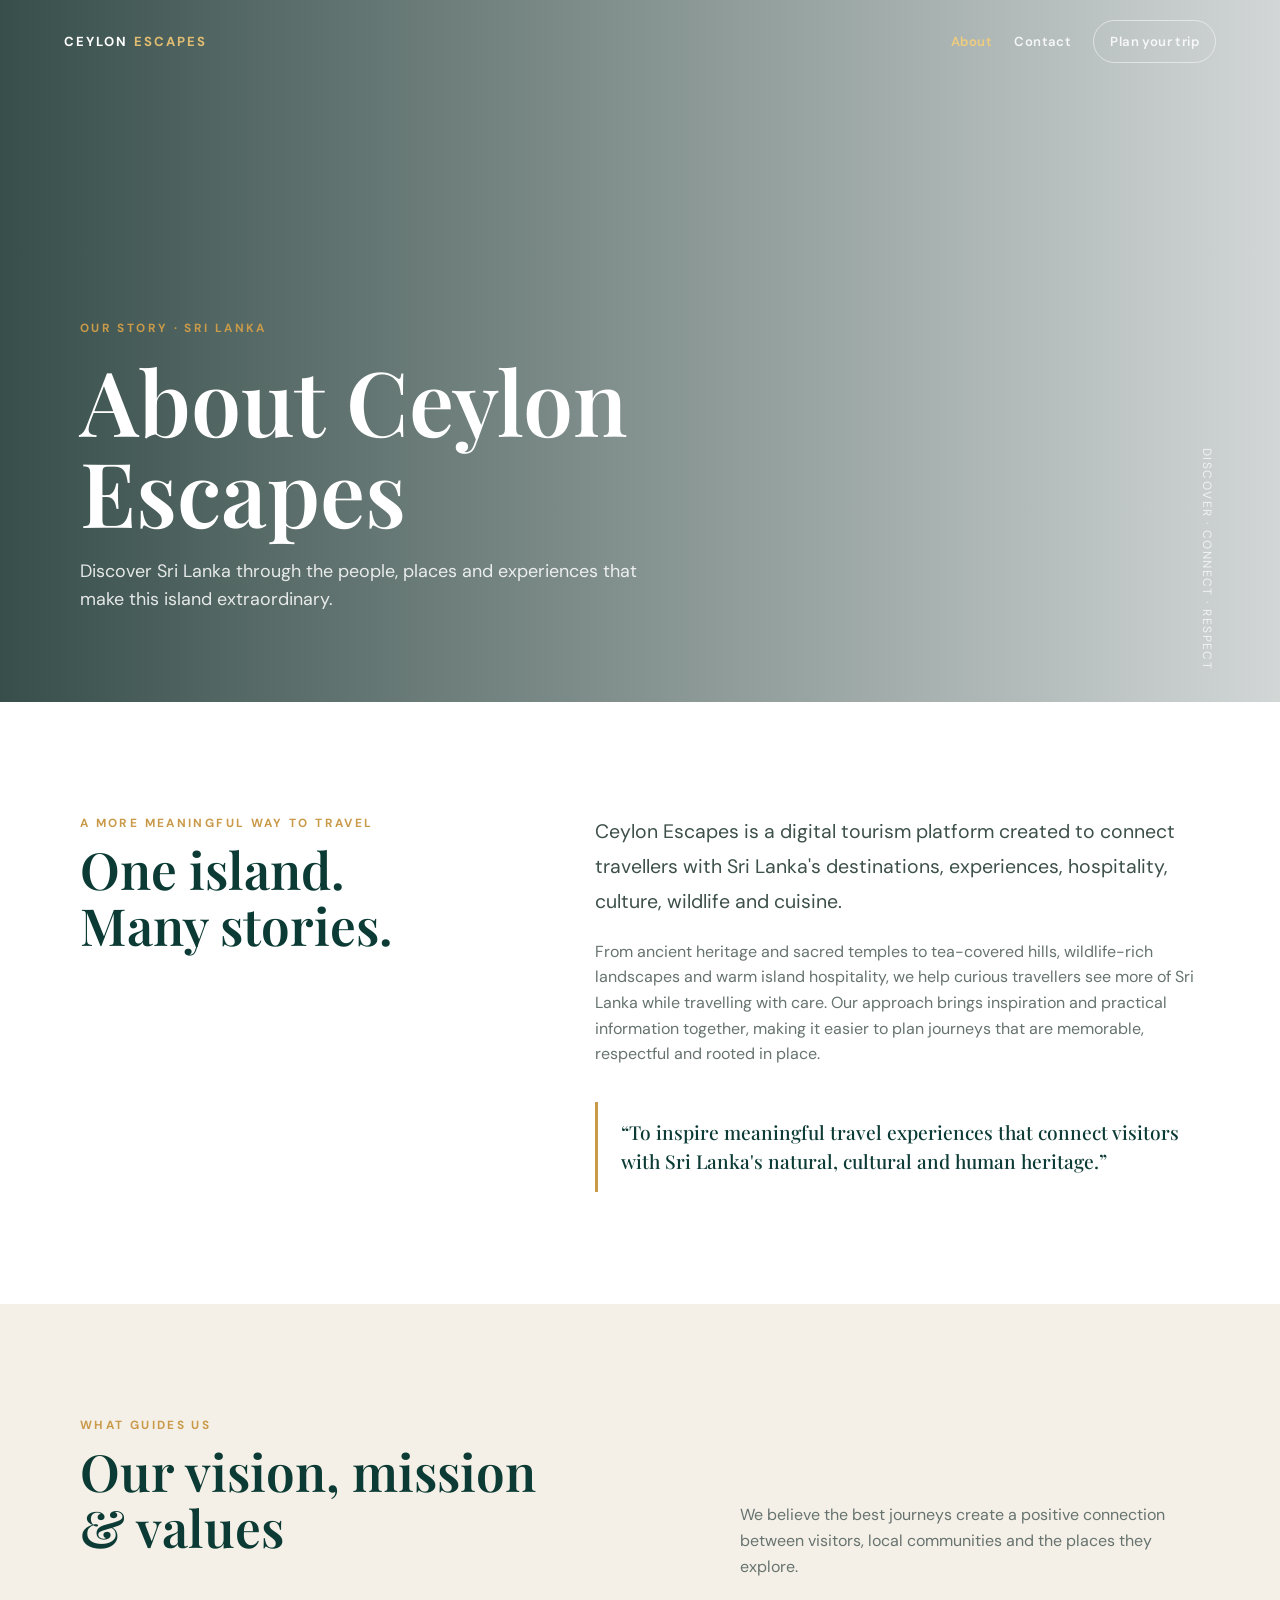
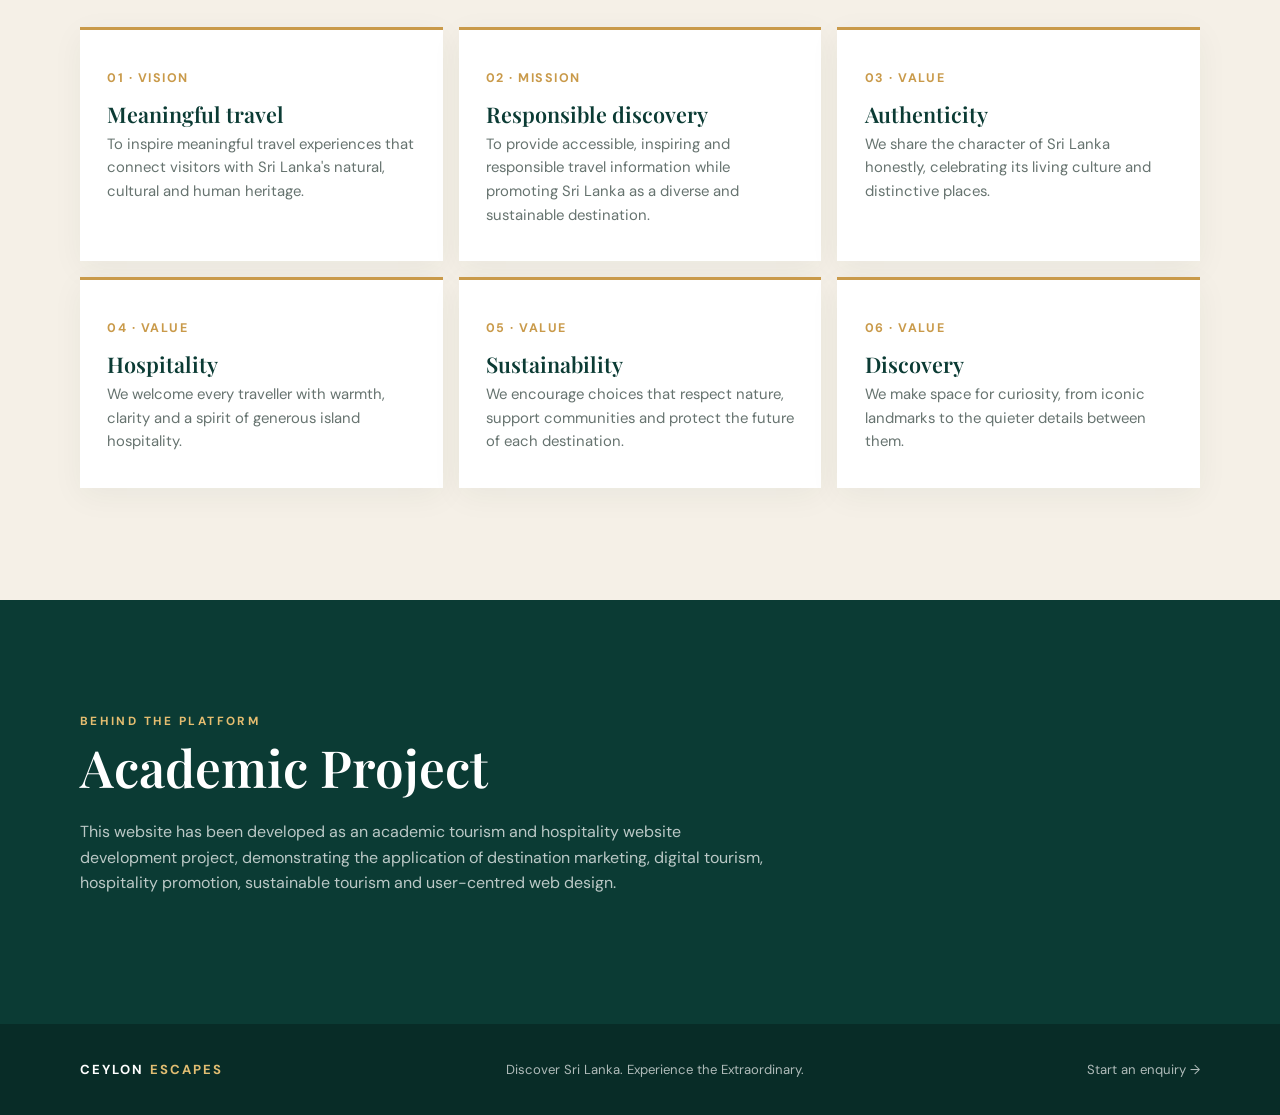
<file: about-us.html>
<!doctype html>
<html lang="en">
<head>
  <meta charset="utf-8">
  <meta name="viewport" content="width=device-width, initial-scale=1">
  <meta name="description" content="Learn about Ceylon Escapes, a digital tourism platform connecting travellers with Sri Lanka's natural, cultural and human heritage.">
  <title>About Us | Ceylon Escapes</title>
  <link rel="preconnect" href="https://fonts.googleapis.com">
  <link rel="preconnect" href="https://fonts.gstatic.com" crossorigin>
  <link href="https://fonts.googleapis.com/css2?family=DM+Sans:wght@400;500;600;700&family=Playfair+Display:wght@500;600;700&display=swap" rel="stylesheet">
  <style>
    :root{--forest:#0b3b34;--forest-2:#124d43;--blue:#0c6670;--gold:#c99a4a;--sand:#f5f0e7;--ink:#182522;--muted:#66736f;--white:#fff;--line:#dfe6df;--shadow:0 20px 60px rgba(13,45,38,.13)}
    *{box-sizing:border-box}html{scroll-behavior:smooth}body{margin:0;color:var(--ink);font-family:"DM Sans",Arial,sans-serif;line-height:1.6;background:#fff}a{color:inherit;text-decoration:none}img{display:block;max-width:100%}.skip{position:absolute;left:-9999px}.skip:focus{left:1rem;top:1rem;background:#fff;padding:.7rem 1rem;z-index:9}.nav{position:absolute;top:0;left:0;right:0;z-index:2;color:#fff;padding:1.25rem max(5vw,1.25rem);display:flex;align-items:center;justify-content:space-between;gap:2rem}.brand{font-weight:700;letter-spacing:.16em;font-size:.82rem;white-space:nowrap}.brand span{color:#e1bd72}.nav-links{display:flex;gap:1.4rem;align-items:center;font-size:.82rem;font-weight:600;letter-spacing:.03em}.nav-links a{opacity:.88}.nav-links a:hover,.nav-links a[aria-current="page"]{color:#f0cc7d;opacity:1}.nav-cta{border:1px solid rgba(255,255,255,.6);padding:.62rem 1rem;border-radius:999px}.menu{display:none;background:none;border:0;color:white;font-size:1.6rem}.hero{min-height:78vh;display:grid;align-items:end;position:relative;overflow:hidden;background:linear-gradient(90deg,rgba(5,34,29,.8),rgba(5,34,29,.18)),url('https://images.unsplash.com/photo-1548013146-72479768bada?auto=format&fit=crop&w=2200&q=85') center/cover}.hero-content{width:min(1120px,90%);margin:0 auto;padding:9rem 0 5.5rem;color:#fff}.eyebrow{color:var(--gold);font-size:.74rem;font-weight:700;letter-spacing:.2em;text-transform:uppercase}.hero h1{font:600 clamp(3rem,7vw,6.7rem)/1.02 "Playfair Display",serif;max-width:760px;margin:1rem 0 1.25rem}.hero p{font-size:1.12rem;max-width:580px;color:rgba(255,255,255,.86);margin:0}.hero-note{position:absolute;right:5%;bottom:2rem;color:rgba(255,255,255,.75);font-size:.75rem;letter-spacing:.12em;text-transform:uppercase;writing-mode:vertical-rl}.section{padding:7rem 0}.wrap{width:min(1120px,90%);margin:0 auto}.intro-grid{display:grid;grid-template-columns:.8fr 1.2fr;gap:7rem;align-items:start}.section h2{font:600 clamp(2.2rem,4vw,4rem)/1.1 "Playfair Display",serif;color:var(--forest);margin:.5rem 0 1.5rem}.lead{font-size:1.22rem;color:#3d504a;line-height:1.8;margin-top:0}.copy{color:var(--muted);max-width:670px}.quote{border-left:3px solid var(--gold);padding:1rem 0 1rem 1.4rem;margin:2.2rem 0 0;font:500 1.2rem/1.5 "Playfair Display",serif;color:var(--forest)}.sand{background:var(--sand)}.values-head{display:flex;justify-content:space-between;gap:3rem;align-items:end;margin-bottom:3rem}.values-head p{max-width:460px;color:var(--muted);margin:0}.values{display:grid;grid-template-columns:repeat(3,1fr);gap:1rem}.value{background:#fff;padding:2.1rem 1.7rem;min-height:180px;border-top:3px solid var(--gold);box-shadow:0 8px 30px rgba(18,56,47,.05)}.value-number{color:var(--gold);font-size:.78rem;font-weight:700;letter-spacing:.12em}.value h3{color:var(--forest);margin:.65rem 0 .3rem;font:600 1.35rem "Playfair Display",serif}.value p{color:var(--muted);margin:0;font-size:.93rem}.academic{background:var(--forest);color:white}.academic .section h2,.academic h2{color:white}.academic p{color:rgba(255,255,255,.72);max-width:700px}.academic .eyebrow{color:#e5bd70}.footer{background:#082c27;color:rgba(255,255,255,.68);padding:2.2rem 0}.footer-inner{display:flex;justify-content:space-between;align-items:center;gap:1rem;font-size:.82rem}.footer .brand{color:#fff}.footer a:hover{color:#fff}@media(max-width:800px){.nav-links{display:none;position:absolute;top:4.8rem;left:5%;right:5%;background:var(--forest);padding:1rem;flex-direction:column;align-items:flex-start;border-radius:10px}.nav-links.open{display:flex}.menu{display:block}.hero{min-height:74vh}.hero-note{display:none}.intro-grid{grid-template-columns:1fr;gap:1.5rem}.section{padding:5rem 0}.values-head{display:block}.values{grid-template-columns:1fr 1fr}.footer-inner{align-items:flex-start;flex-direction:column}}@media(max-width:500px){.values{grid-template-columns:1fr}.hero-content{padding-bottom:4rem}.brand{font-size:.72rem}.hero p{font-size:1rem}}
  </style>
</head>
<body>
<a class="skip" href="#main">Skip to content</a>
<header class="nav">
  <a class="brand" href="about-us.html" aria-label="Ceylon Escapes home">CEYLON <span>ESCAPES</span></a>
  <button class="menu" aria-label="Open navigation" aria-expanded="false" aria-controls="site-nav">☰</button>
  <nav id="site-nav" class="nav-links" aria-label="Main navigation">
    <a href="about-us.html" aria-current="page">About</a><a href="contact.html">Contact</a><a class="nav-cta" href="contact.html">Plan your trip</a>
  </nav>
</header>
<main id="main">
  <section class="hero" aria-labelledby="page-title"><div class="hero-content"><div class="eyebrow">Our story · Sri Lanka</div><h1 id="page-title">About Ceylon Escapes</h1><p>Discover Sri Lanka through the people, places and experiences that make this island extraordinary.</p></div><div class="hero-note">Discover · Connect · Respect</div></section>
  <section class="section"><div class="wrap intro-grid"><div><div class="eyebrow">A more meaningful way to travel</div><h2>One island. Many stories.</h2></div><div><p class="lead">Ceylon Escapes is a digital tourism platform created to connect travellers with Sri Lanka's destinations, experiences, hospitality, culture, wildlife and cuisine.</p><p class="copy">From ancient heritage and sacred temples to tea-covered hills, wildlife-rich landscapes and warm island hospitality, we help curious travellers see more of Sri Lanka while travelling with care. Our approach brings inspiration and practical information together, making it easier to plan journeys that are memorable, respectful and rooted in place.</p><p class="quote">“To inspire meaningful travel experiences that connect visitors with Sri Lanka's natural, cultural and human heritage.”</p></div></div></section>
  <section class="section sand"><div class="wrap"><div class="values-head"><div><div class="eyebrow">What guides us</div><h2>Our vision, mission<br>& values</h2></div><p>We believe the best journeys create a positive connection between visitors, local communities and the places they explore.</p></div><div class="values"><article class="value"><span class="value-number">01 · VISION</span><h3>Meaningful travel</h3><p>To inspire meaningful travel experiences that connect visitors with Sri Lanka's natural, cultural and human heritage.</p></article><article class="value"><span class="value-number">02 · MISSION</span><h3>Responsible discovery</h3><p>To provide accessible, inspiring and responsible travel information while promoting Sri Lanka as a diverse and sustainable destination.</p></article><article class="value"><span class="value-number">03 · VALUE</span><h3>Authenticity</h3><p>We share the character of Sri Lanka honestly, celebrating its living culture and distinctive places.</p></article><article class="value"><span class="value-number">04 · VALUE</span><h3>Hospitality</h3><p>We welcome every traveller with warmth, clarity and a spirit of generous island hospitality.</p></article><article class="value"><span class="value-number">05 · VALUE</span><h3>Sustainability</h3><p>We encourage choices that respect nature, support communities and protect the future of each destination.</p></article><article class="value"><span class="value-number">06 · VALUE</span><h3>Discovery</h3><p>We make space for curiosity, from iconic landmarks to the quieter details between them.</p></article></div></div></section>
  <section class="section academic"><div class="wrap"><div class="eyebrow">Behind the platform</div><h2>Academic Project</h2><p>This website has been developed as an academic tourism and hospitality website development project, demonstrating the application of destination marketing, digital tourism, hospitality promotion, sustainable tourism and user-centred web design.</p></div></section>
</main>
<footer class="footer"><div class="wrap footer-inner"><a class="brand" href="about-us.html">CEYLON <span>ESCAPES</span></a><span>Discover Sri Lanka. Experience the Extraordinary.</span><a href="contact.html">Start an enquiry →</a></div></footer>
<script>const menu=document.querySelector('.menu'),nav=document.querySelector('.nav-links');menu.addEventListener('click',()=>{const open=nav.classList.toggle('open');menu.setAttribute('aria-expanded',open)});</script>
</body>
</html>
</file>
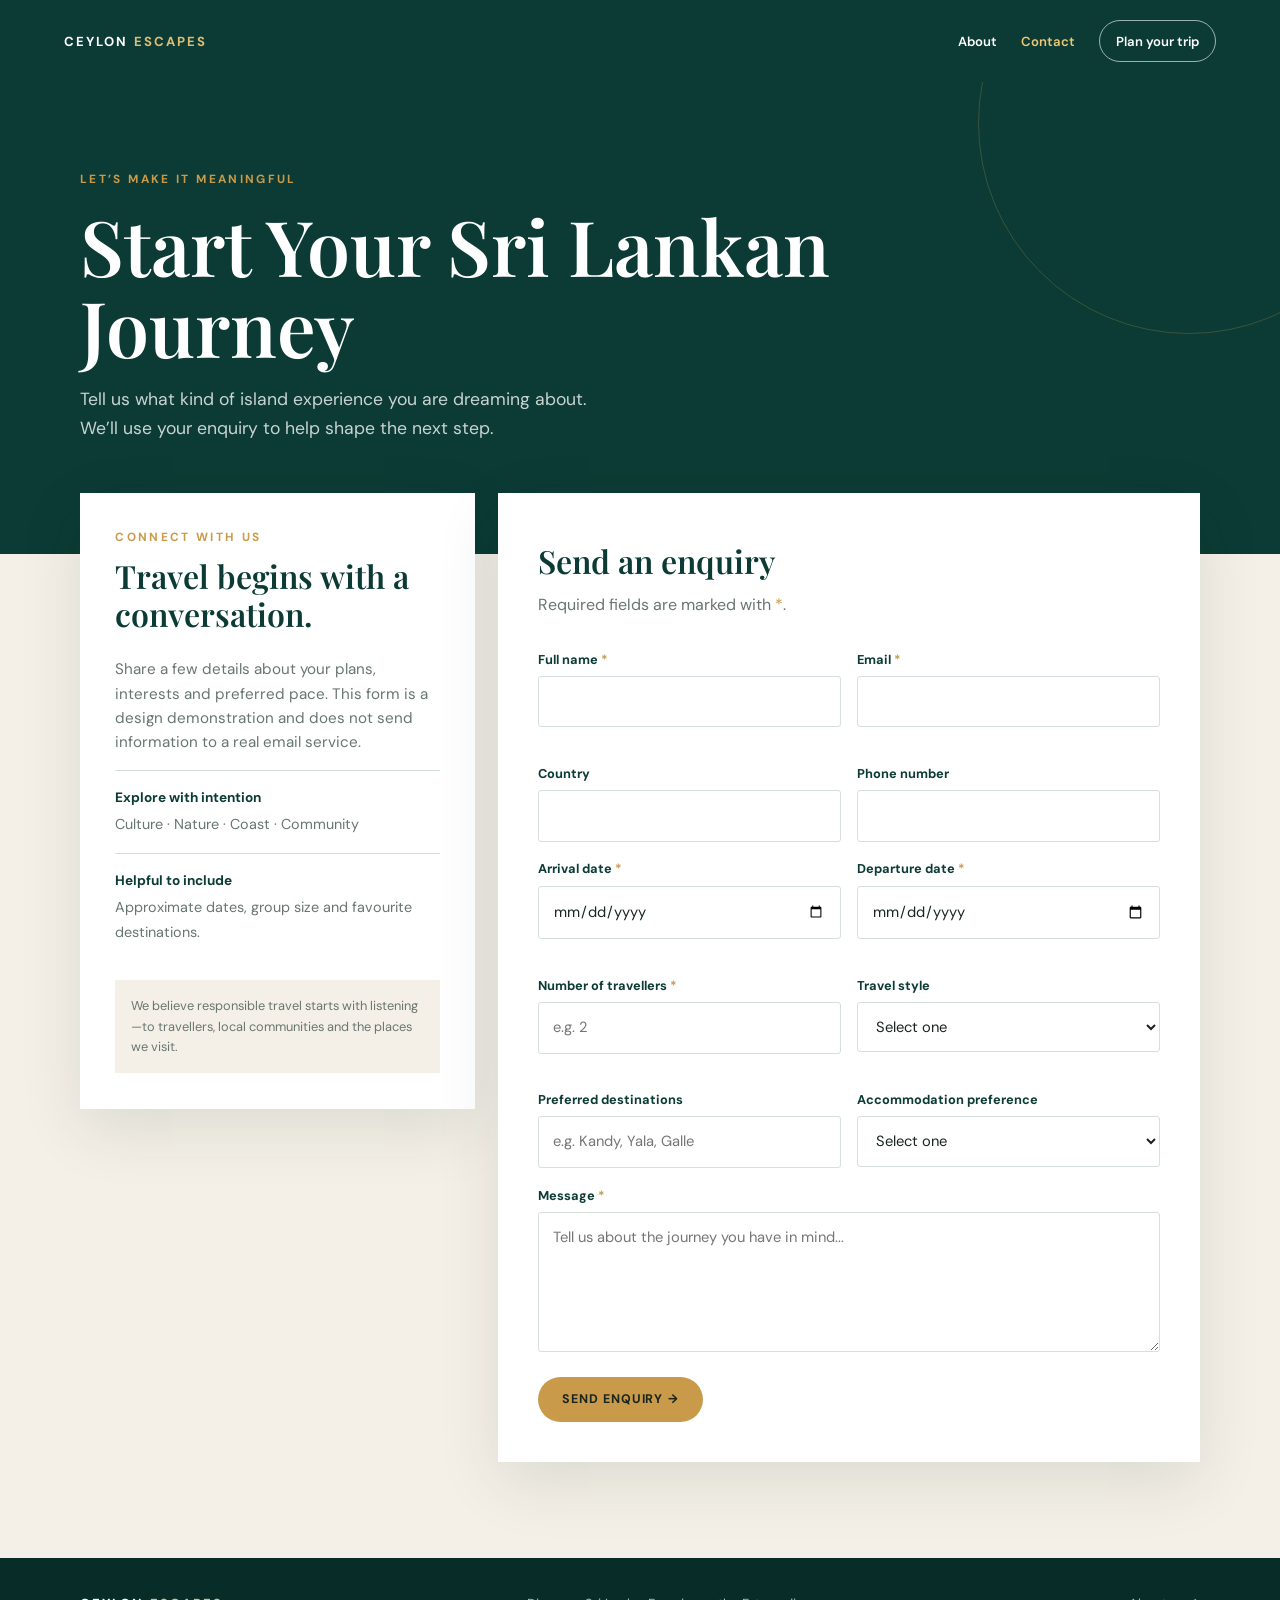
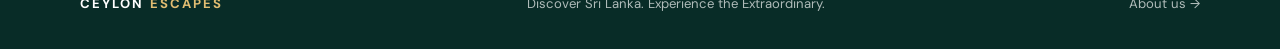
<file: contact.html>
<!doctype html>
<html lang="en">
<head>
  <meta charset="utf-8"><meta name="viewport" content="width=device-width, initial-scale=1">
  <meta name="description" content="Start planning a meaningful Sri Lankan journey with Ceylon Escapes.">
  <title>Contact | Ceylon Escapes</title>
  <link rel="preconnect" href="https://fonts.googleapis.com"><link rel="preconnect" href="https://fonts.gstatic.com" crossorigin>
  <link href="https://fonts.googleapis.com/css2?family=DM+Sans:wght@400;500;600;700&family=Playfair+Display:wght@500;600;700&display=swap" rel="stylesheet">
  <style>
    :root{--forest:#0b3b34;--blue:#0c6670;--gold:#c99a4a;--sand:#f5f0e7;--ink:#182522;--muted:#687671;--white:#fff;--line:#d5e0da;--error:#ad3c36}*{box-sizing:border-box}html{scroll-behavior:smooth}body{margin:0;background:var(--sand);color:var(--ink);font-family:"DM Sans",Arial,sans-serif;line-height:1.6}.skip{position:absolute;left:-9999px}.skip:focus{left:1rem;top:1rem;background:#fff;padding:.7rem 1rem;z-index:9}a{color:inherit;text-decoration:none}.nav{height:82px;background:var(--forest);color:#fff;padding:0 max(5vw,1.25rem);display:flex;align-items:center;justify-content:space-between;gap:2rem}.brand{font-weight:700;letter-spacing:.16em;font-size:.82rem}.brand span{color:#e1bd72}.nav-links{display:flex;gap:1.5rem;align-items:center;font-size:.82rem;font-weight:600}.nav-links a:hover,.nav-links a[aria-current="page"]{color:#efc873}.nav-cta{border:1px solid rgba(255,255,255,.6);padding:.6rem 1rem;border-radius:999px}.menu{display:none;background:none;border:0;color:white;font-size:1.6rem}.contact-hero{background:var(--forest);color:#fff;padding:5.5rem max(5vw,1.25rem) 7rem;position:relative;overflow:hidden}.contact-hero:after{content:"";position:absolute;width:420px;height:420px;border:1px solid rgba(201,154,74,.25);border-radius:50%;right:-120px;top:-170px}.hero-inner{width:min(1120px,100%);margin:auto}.eyebrow{color:var(--gold);font-size:.74rem;font-weight:700;letter-spacing:.2em;text-transform:uppercase}.contact-hero h1{font:600 clamp(2.8rem,6vw,5.8rem)/1.05 "Playfair Display",serif;margin:1rem 0 1.2rem;max-width:760px}.contact-hero p{font-size:1.1rem;color:rgba(255,255,255,.78);max-width:540px;margin:0}.layout{width:min(1120px,90%);margin:-3.8rem auto 6rem;position:relative;z-index:1;display:grid;grid-template-columns:.72fr 1.28fr;gap:1.4rem;align-items:start}.aside,.form-card{background:#fff;box-shadow:0 20px 60px rgba(12,50,41,.11)}.aside{padding:2.2rem}.aside h2,.form-card h2{font:600 2rem/1.2 "Playfair Display",serif;color:var(--forest);margin:.6rem 0 1.5rem}.aside p{color:var(--muted);font-size:.95rem}.contact-detail{border-top:1px solid var(--line);padding:1rem 0}.contact-detail strong{display:block;color:var(--forest);font-size:.85rem;margin-bottom:.15rem}.contact-detail span{font-size:.9rem;color:var(--muted)}.note{background:var(--sand);padding:1rem;margin-top:1.2rem;color:var(--muted);font-size:.8rem}.form-card{padding:2.5rem}.form-card>p{color:var(--muted);margin-top:-.8rem;margin-bottom:2rem}.form-grid{display:grid;grid-template-columns:1fr 1fr;gap:1.1rem 1rem}.field{display:flex;flex-direction:column;gap:.35rem}.field.full{grid-column:1/-1}.field label{font-size:.8rem;font-weight:700;color:var(--forest)}.required{color:var(--gold)}input,select,textarea{width:100%;border:1px solid var(--line);border-radius:3px;background:#fff;padding:.82rem .9rem;color:var(--ink);font:inherit;font-size:.92rem}input:focus,select:focus,textarea:focus{outline:3px solid rgba(12,102,112,.18);border-color:var(--blue)}textarea{min-height:140px;resize:vertical}.error{color:var(--error);font-size:.76rem;min-height:1.1em}.invalid{border-color:var(--error)}.submit{margin-top:.4rem;background:var(--gold);color:#1b251e;border:0;border-radius:999px;padding:.9rem 1.5rem;font:700 .78rem "DM Sans",sans-serif;letter-spacing:.08em;cursor:pointer}.submit:hover{background:#ddb568}.confirmation{display:none;background:#e7f3ed;border-left:3px solid #3d846c;color:#245340;padding:1rem;margin-bottom:1.4rem;font-size:.9rem}.confirmation.show{display:block}.footer{background:#082c27;color:rgba(255,255,255,.68);padding:2.2rem 0}.footer-inner{width:min(1120px,90%);margin:auto;display:flex;justify-content:space-between;align-items:center;gap:1rem;font-size:.82rem}.footer .brand{color:#fff}.footer a:hover{color:#fff}@media(max-width:800px){.nav-links{display:none;position:absolute;top:70px;left:5%;right:5%;background:var(--forest);padding:1rem;flex-direction:column;align-items:flex-start;border-radius:10px;z-index:5}.nav-links.open{display:flex}.menu{display:block}.layout{grid-template-columns:1fr;margin-top:-2rem}.contact-hero{padding-bottom:5rem}.form-card{padding:1.6rem}.footer-inner{align-items:flex-start;flex-direction:column}}@media(max-width:500px){.form-grid{grid-template-columns:1fr}.field.full{grid-column:auto}.contact-hero h1{font-size:3rem}}
  </style>
</head>
<body>
<a class="skip" href="#main">Skip to content</a>
<header class="nav"><a class="brand" href="about-us.html" aria-label="Ceylon Escapes home">CEYLON <span>ESCAPES</span></a><button class="menu" aria-label="Open navigation" aria-expanded="false" aria-controls="site-nav">☰</button><nav id="site-nav" class="nav-links" aria-label="Main navigation"><a href="about-us.html">About</a><a href="contact.html" aria-current="page">Contact</a><a class="nav-cta" href="#enquiry">Plan your trip</a></nav></header>
<main id="main"><section class="contact-hero"><div class="hero-inner"><div class="eyebrow">Let’s make it meaningful</div><h1>Start Your Sri Lankan Journey</h1><p>Tell us what kind of island experience you are dreaming about. We’ll use your enquiry to help shape the next step.</p></div></section>
<div class="layout"><aside class="aside"><div class="eyebrow">Connect with us</div><h2>Travel begins with a conversation.</h2><p>Share a few details about your plans, interests and preferred pace. This form is a design demonstration and does not send information to a real email service.</p><div class="contact-detail"><strong>Explore with intention</strong><span>Culture · Nature · Coast · Community</span></div><div class="contact-detail"><strong>Helpful to include</strong><span>Approximate dates, group size and favourite destinations.</span></div><div class="note">We believe responsible travel starts with listening—to travellers, local communities and the places we visit.</div></aside>
<section id="enquiry" class="form-card" aria-labelledby="form-title"><h2 id="form-title">Send an enquiry</h2><p>Required fields are marked with <span class="required">*</span>.</p><div id="confirmation" class="confirmation" role="status">Thank you for your enquiry. We will get back to you with more information.</div><form id="contact-form" novalidate><div class="form-grid">
<div class="field"><label for="name">Full name <span class="required">*</span></label><input id="name" name="name" autocomplete="name" required><span class="error" id="name-error"></span></div>
<div class="field"><label for="email">Email <span class="required">*</span></label><input id="email" name="email" type="email" autocomplete="email" required><span class="error" id="email-error"></span></div>
<div class="field"><label for="country">Country</label><input id="country" name="country" autocomplete="country-name"></div>
<div class="field"><label for="phone">Phone number</label><input id="phone" name="phone" type="tel" autocomplete="tel"></div>
<div class="field"><label for="arrival">Arrival date <span class="required">*</span></label><input id="arrival" name="arrival" type="date" required><span class="error" id="arrival-error"></span></div>
<div class="field"><label for="departure">Departure date <span class="required">*</span></label><input id="departure" name="departure" type="date" required><span class="error" id="departure-error"></span></div>
<div class="field"><label for="travellers">Number of travellers <span class="required">*</span></label><input id="travellers" name="travellers" type="number" min="1" max="100" placeholder="e.g. 2" required><span class="error" id="travellers-error"></span></div>
<div class="field"><label for="style">Travel style</label><select id="style" name="style"><option value="">Select one</option><option>Culture & heritage</option><option>Wildlife & nature</option><option>Beach & relaxation</option><option>Adventure</option><option>Wellness</option><option>Food & culture</option></select></div>
<div class="field"><label for="destinations">Preferred destinations</label><input id="destinations" name="destinations" placeholder="e.g. Kandy, Yala, Galle"></div>
<div class="field"><label for="stay">Accommodation preference</label><select id="stay" name="stay"><option value="">Select one</option><option>Boutique stays</option><option>Eco lodges</option><option>Beach resorts</option><option>Heritage hotels</option><option>A mix of stays</option></select></div>
<div class="field full"><label for="message">Message <span class="required">*</span></label><textarea id="message" name="message" placeholder="Tell us about the journey you have in mind..." required></textarea><span class="error" id="message-error"></span></div></div><button class="submit" type="submit">SEND ENQUIRY <span aria-hidden="true">→</span></button></form></section></div></main>
<footer class="footer"><div class="footer-inner"><a class="brand" href="about-us.html">CEYLON <span>ESCAPES</span></a><span>Discover Sri Lanka. Experience the Extraordinary.</span><a href="about-us.html">About us →</a></div></footer>
<script>
const menu=document.querySelector('.menu'),nav=document.querySelector('.nav-links');menu.addEventListener('click',()=>{const open=nav.classList.toggle('open');menu.setAttribute('aria-expanded',open)});
const form=document.querySelector('#contact-form'), confirmation=document.querySelector('#confirmation');
function fail(id,message){const field=document.getElementById(id),error=document.getElementById(id+'-error');field.classList.add('invalid');error.textContent=message;return false}
function clear(id){document.getElementById(id).classList.remove('invalid');document.getElementById(id+'-error').textContent=''}
form.addEventListener('submit',event=>{event.preventDefault();['name','email','arrival','departure','travellers','message'].forEach(clear);let valid=true;const name=document.getElementById('name').value.trim(),email=document.getElementById('email').value.trim(),arrival=document.getElementById('arrival').value,departure=document.getElementById('departure').value,travellers=document.getElementById('travellers').value,message=document.getElementById('message').value.trim();if(!name){valid=fail('name','Please enter your name.')||valid}if(!/^[^\s@]+@[^\s@]+\.[^\s@]+$/.test(email)){valid=fail('email','Please enter a valid email.')||valid}if(!arrival){valid=fail('arrival','Please choose an arrival date.')||valid}if(!departure){valid=fail('departure','Please choose a departure date.')||valid}if(arrival&&departure&&departure<=arrival){valid=fail('departure','Departure must be after arrival.')||valid}if(!travellers||Number(travellers)<1){valid=fail('travellers','Please enter the number travelling.')||valid}if(!message){valid=fail('message','Please tell us a little about your journey.')||valid}if(valid){confirmation.classList.add('show');form.reset();confirmation.focus();}else{document.querySelector('.invalid').focus()}});
</script>
</body>
</html>
</file>
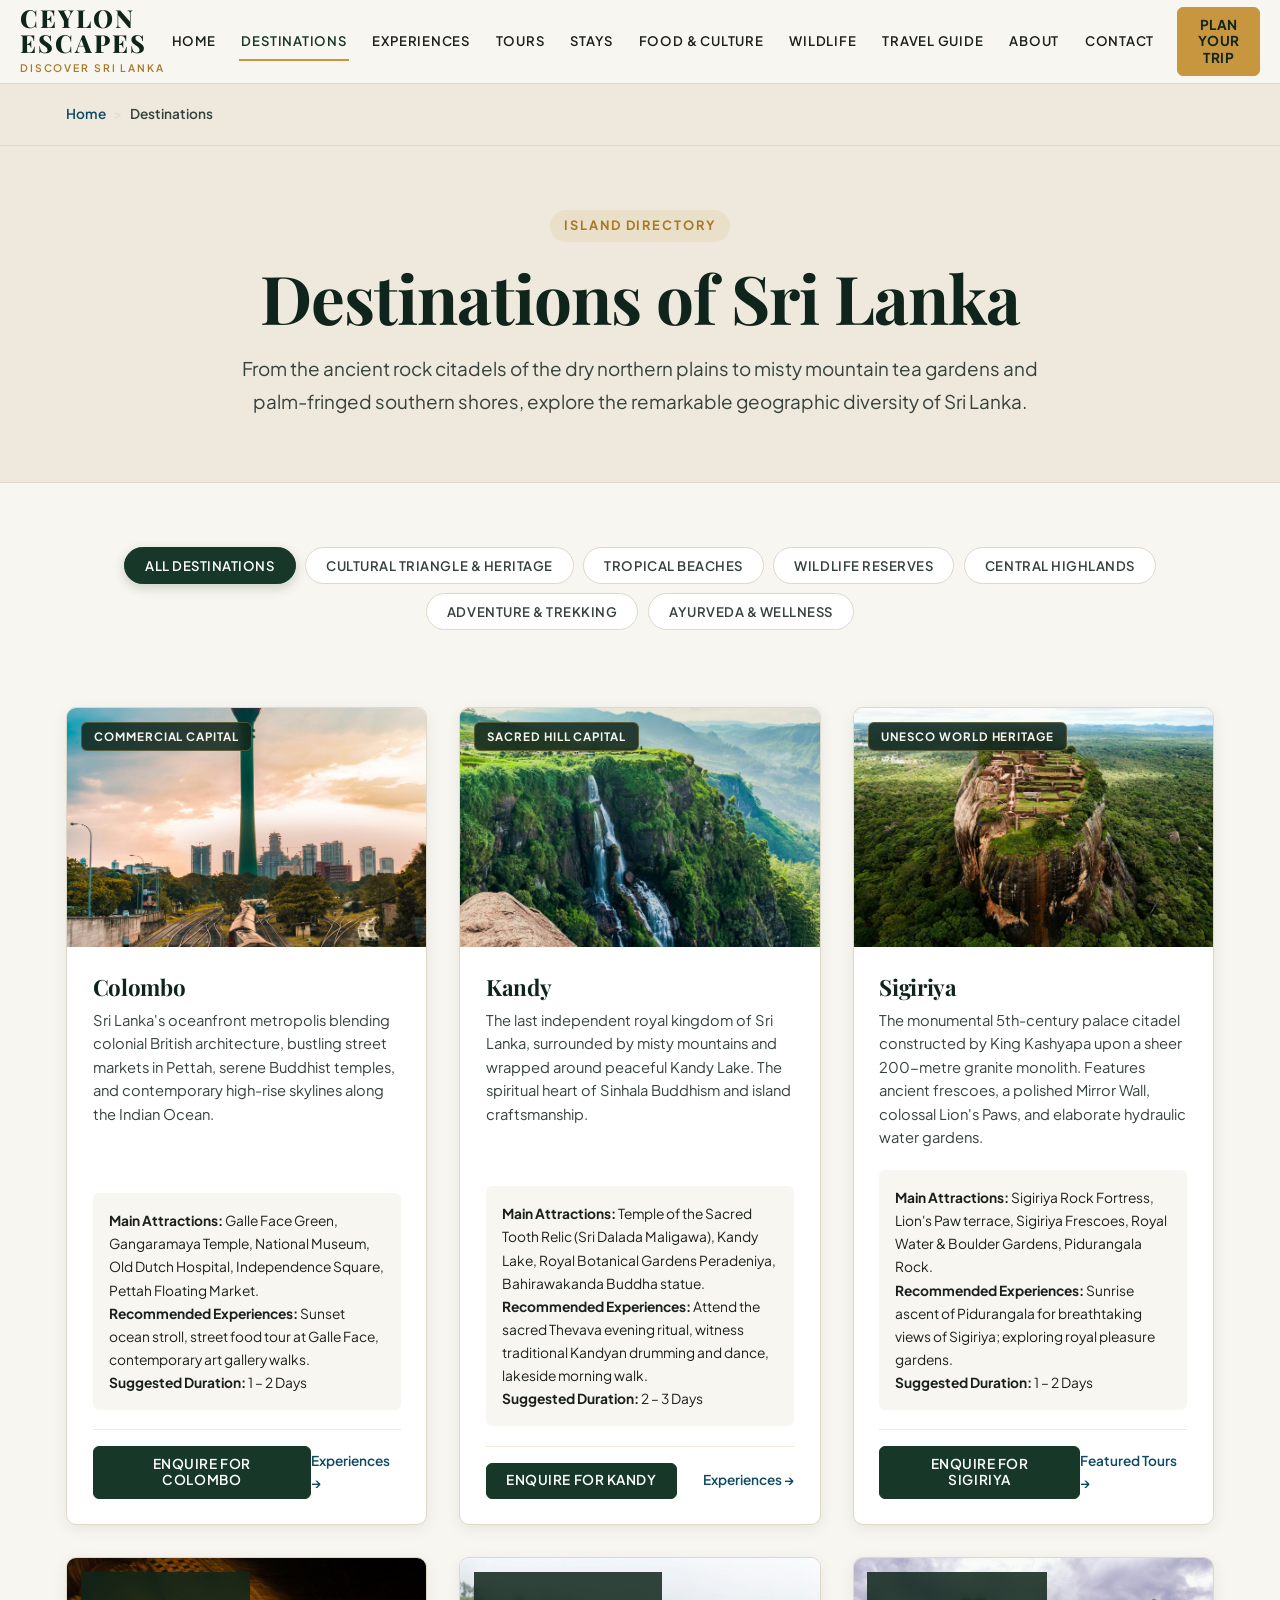
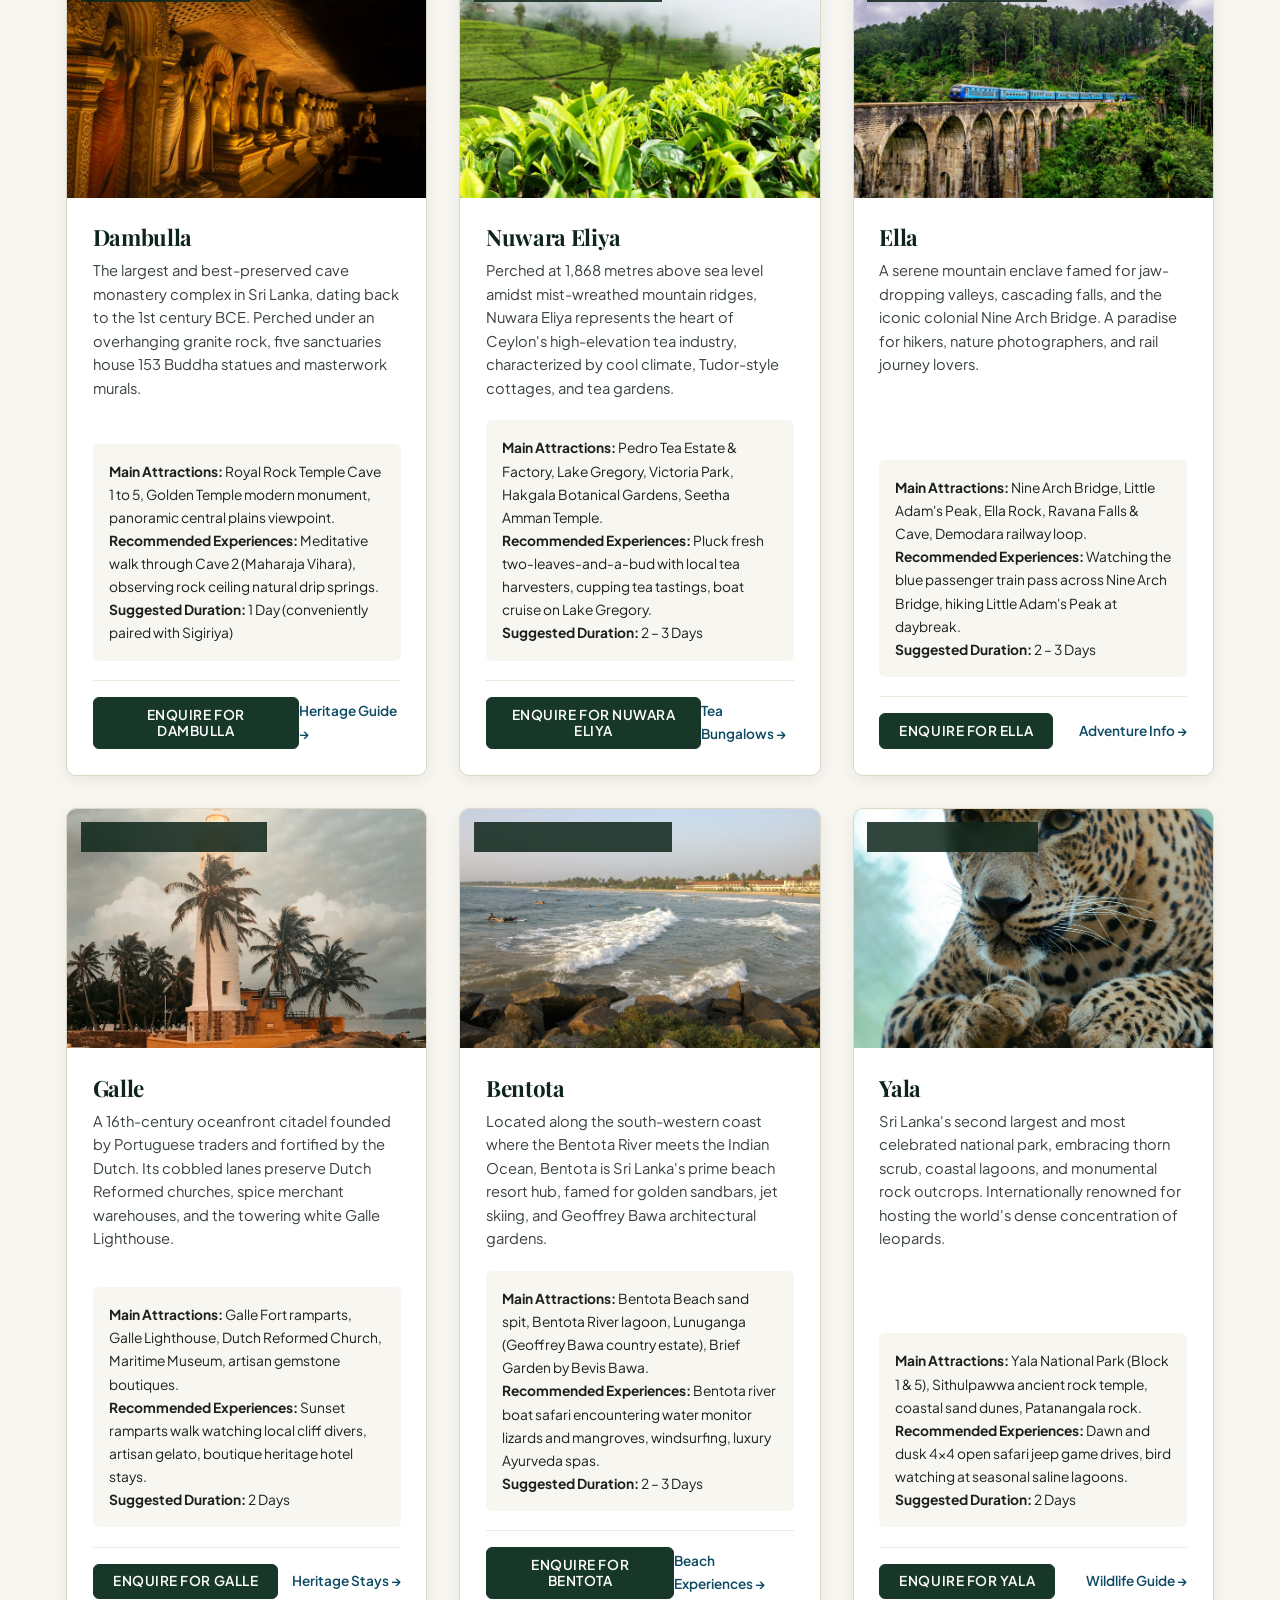
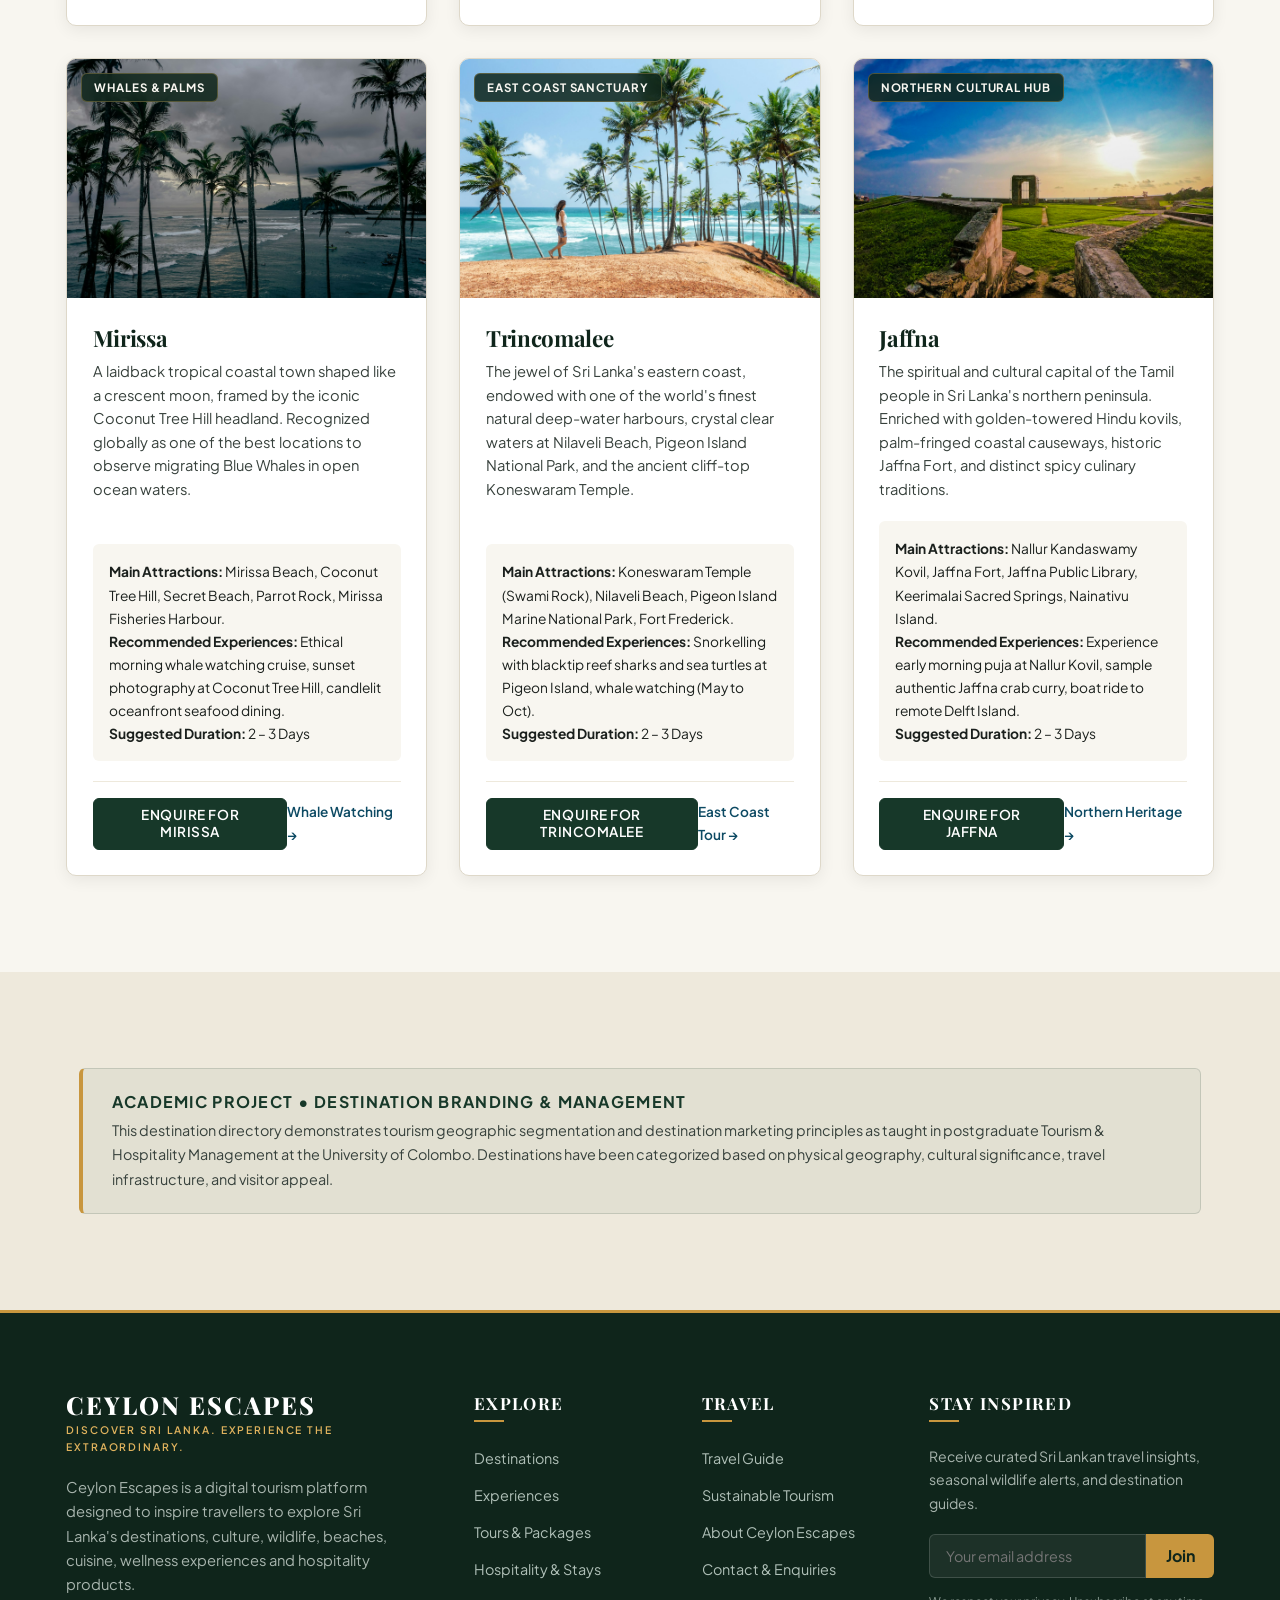
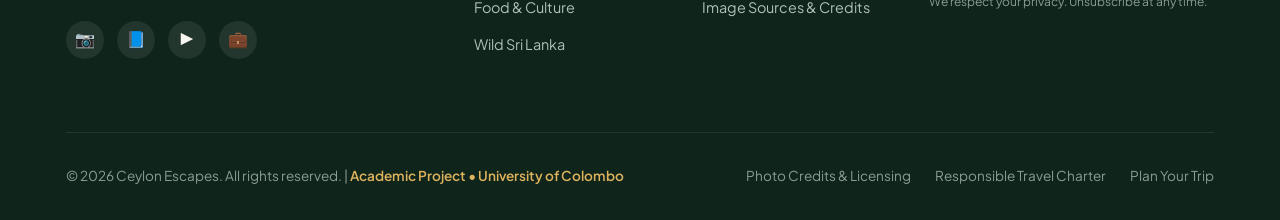
<file: destinations.html>
<!DOCTYPE html>
<html lang="en">
<head>
  <meta charset="UTF-8">
  <meta name="viewport" content="width=device-width, initial-scale=1.0">
  <title>Destinations in Sri Lanka | Ceylon Escapes</title>
  <meta name="description" content="Explore Sri Lanka's 12 premier travel destinations: Sigiriya, Kandy, Galle, Ella, Nuwara Eliya, Yala, Bentota, Mirissa, Colombo, Dambulla, Trincomalee, and Jaffna.">
  <meta name="keywords" content="Sri Lanka destinations, Sigiriya, Kandy, Galle Fort, Ella, Nuwara Eliya, Yala safari, Bentota beach, Mirissa, Jaffna, Trincomalee">

  <!-- Open Graph -->
  <meta property="og:title" content="Destinations in Sri Lanka | Ceylon Escapes">
  <meta property="og:description" content="Comprehensive destination guide to Sri Lanka's iconic ancient citadels, misty tea highlands, wildlife national parks, and tropical beaches.">
  <meta property="og:image" content="images/sigiriya.jpg">

  <!-- Google Fonts -->
  <link rel="preconnect" href="https://fonts.googleapis.com">
  <link rel="preconnect" href="https://fonts.gstatic.com" crossorigin>
  <link href="https://fonts.googleapis.com/css2?family=Playfair+Display:ital,wght@0,500;0,600;0,700;0,800;1,400&family=Plus+Jakarta+Sans:wght@400;500;600;700&display=swap" rel="stylesheet">

  <!-- Stylesheets -->
  <link rel="stylesheet" href="css/style.css">
  <link rel="stylesheet" href="css/responsive.css">
</head>
<body>

  <a href="#main-content" class="skip-link">Skip to main content</a>

  <!-- Header -->
  <header class="site-header" role="banner">
    <div class="nav-container">
      <a href="index.html" class="brand-logo" aria-label="Ceylon Escapes Homepage">
        <span class="brand-name">Ceylon Escapes</span>
        <span class="brand-sub">Discover Sri Lanka</span>
      </a>

      <nav class="nav-menu" role="navigation" aria-label="Main Navigation">
        <a href="index.html" class="nav-link">Home</a>
        <a href="destinations.html" class="nav-link active">Destinations</a>
        <a href="experiences.html" class="nav-link">Experiences</a>
        <a href="tours.html" class="nav-link">Tours</a>
        <a href="stays.html" class="nav-link">Stays</a>
        <a href="food-culture.html" class="nav-link">Food &amp; Culture</a>
        <a href="wildlife.html" class="nav-link">Wildlife</a>
        <a href="travel-guide.html" class="nav-link">Travel Guide</a>
        <a href="about.html" class="nav-link">About</a>
        <a href="contact.html" class="nav-link">Contact</a>
        <div class="nav-actions">
          <a href="contact.html" class="btn btn-accent btn-sm">Plan Your Trip</a>
        </div>
      </nav>

      <button class="menu-toggle" aria-label="Toggle navigation menu" aria-expanded="false">
        <span></span>
        <span></span>
        <span></span>
      </button>
    </div>
  </header>

  <!-- Breadcrumb Navigation -->
  <nav class="breadcrumb-nav" aria-label="Breadcrumb">
    <div class="container-wide">
      <ol class="breadcrumb-list">
        <li><a href="index.html">Home</a></li>
        <li class="breadcrumb-separator">&gt;</li>
        <li class="breadcrumb-current" aria-current="page">Destinations</li>
      </ol>
    </div>
  </nav>

  <main id="main-content">

    <!-- Page Header Banner -->
    <section class="section-sm section-sand" style="border-bottom: 1px solid var(--color-sand-border);">
      <div class="container text-center" style="text-align: center;">
        <span class="section-tag">Island Directory</span>
        <h1>Destinations of Sri Lanka</h1>
        <p class="lead" style="max-width: 800px; margin: 0.8rem auto 0 auto;">From the ancient rock citadels of the dry northern plains to misty mountain tea gardens and palm-fringed southern shores, explore the remarkable geographic diversity of Sri Lanka.</p>
      </div>
    </section>

    <!-- Destination Filter Controls -->
    <section class="section-sm" style="padding-bottom: 1rem;">
      <div class="container-wide">
        <div class="filter-nav" role="toolbar" aria-label="Filter Destinations">
          <button class="filter-btn dest-filter-btn active" data-filter="all">All Destinations</button>
          <button class="filter-btn dest-filter-btn" data-filter="cultural">Cultural Triangle &amp; Heritage</button>
          <button class="filter-btn dest-filter-btn" data-filter="beach">Tropical Beaches</button>
          <button class="filter-btn dest-filter-btn" data-filter="wildlife">Wildlife Reserves</button>
          <button class="filter-btn dest-filter-btn" data-filter="mountain">Central Highlands</button>
          <button class="filter-btn dest-filter-btn" data-filter="adventure">Adventure &amp; Trekking</button>
          <button class="filter-btn dest-filter-btn" data-filter="wellness">Ayurveda &amp; Wellness</button>
        </div>
      </div>
    </section>

    <!-- Comprehensive 12 Destinations Detailed Sections -->
    <section class="section" style="padding-top: 1rem;">
      <div class="container-wide">
        <div class="grid grid-3" id="destinations-directory">

          <!-- 1. COLOMBO -->
          <article class="card dest-card" id="colombo" data-category="cultural urban">
            <div class="card-img-wrapper">
              <span class="card-badge">Commercial Capital</span>
              <img src="images/colombo.jpg" alt="Modern Colombo city skyline and Indian Ocean coastline seen from Galle Face Green" loading="lazy">
            </div>
            <div class="card-body">
              <h2 class="card-title">Colombo</h2>
              <p class="card-text">Sri Lanka's oceanfront metropolis blending colonial British architecture, bustling street markets in Pettah, serene Buddhist temples, and contemporary high-rise skylines along the Indian Ocean.</p>
              
              <div style="background: var(--color-sand); padding: 1rem; border-radius: var(--radius-sm); margin-bottom: 1.2rem; font-size: 0.86rem;">
                <strong>Main Attractions:</strong> Galle Face Green, Gangaramaya Temple, National Museum, Old Dutch Hospital, Independence Square, Pettah Floating Market.<br>
                <strong>Recommended Experiences:</strong> Sunset ocean stroll, street food tour at Galle Face, contemporary art gallery walks.<br>
                <strong>Suggested Duration:</strong> 1 – 2 Days
              </div>

              <div class="card-meta">
                <a href="contact.html?dest=Colombo" class="btn btn-primary btn-sm">Enquire for Colombo</a>
                <a href="experiences.html#culture" class="btn-link">Experiences &rarr;</a>
              </div>
            </div>
          </article>

          <!-- 2. KANDY -->
          <article class="card dest-card" id="kandy" data-category="cultural mountain wellness">
            <div class="card-img-wrapper">
              <span class="card-badge">Sacred Hill Capital</span>
              <img src="images/kandy.jpg" alt="Sacred Temple of the Tooth Relic overlooking the tranquil waters of Kandy Lake" loading="lazy">
            </div>
            <div class="card-body">
              <h2 class="card-title">Kandy</h2>
              <p class="card-text">The last independent royal kingdom of Sri Lanka, surrounded by misty mountains and wrapped around peaceful Kandy Lake. The spiritual heart of Sinhala Buddhism and island craftsmanship.</p>
              
              <div style="background: var(--color-sand); padding: 1rem; border-radius: var(--radius-sm); margin-bottom: 1.2rem; font-size: 0.86rem;">
                <strong>Main Attractions:</strong> Temple of the Sacred Tooth Relic (Sri Dalada Maligawa), Kandy Lake, Royal Botanical Gardens Peradeniya, Bahirawakanda Buddha statue.<br>
                <strong>Recommended Experiences:</strong> Attend the sacred Thevava evening ritual, witness traditional Kandyan drumming and dance, lakeside morning walk.<br>
                <strong>Suggested Duration:</strong> 2 – 3 Days
              </div>

              <div class="card-meta">
                <a href="contact.html?dest=Kandy" class="btn btn-primary btn-sm">Enquire for Kandy</a>
                <a href="experiences.html#culture" class="btn-link">Experiences &rarr;</a>
              </div>
            </div>
          </article>

          <!-- 3. SIGIRIYA -->
          <article class="card dest-card" id="sigiriya" data-category="cultural adventure mountain">
            <div class="card-img-wrapper">
              <span class="card-badge">UNESCO World Heritage</span>
              <img src="images/sigiriya.jpg" alt="Ancient Sigiriya Rock Fortress rising dramatically above royal water gardens in central Sri Lanka" loading="lazy">
            </div>
            <div class="card-body">
              <h2 class="card-title">Sigiriya</h2>
              <p class="card-text">The monumental 5th-century palace citadel constructed by King Kashyapa upon a sheer 200-metre granite monolith. Features ancient frescoes, a polished Mirror Wall, colossal Lion's Paws, and elaborate hydraulic water gardens.</p>
              
              <div style="background: var(--color-sand); padding: 1rem; border-radius: var(--radius-sm); margin-bottom: 1.2rem; font-size: 0.86rem;">
                <strong>Main Attractions:</strong> Sigiriya Rock Fortress, Lion's Paw terrace, Sigiriya Frescoes, Royal Water &amp; Boulder Gardens, Pidurangala Rock.<br>
                <strong>Recommended Experiences:</strong> Sunrise ascent of Pidurangala for breathtaking views of Sigiriya; exploring royal pleasure gardens.<br>
                <strong>Suggested Duration:</strong> 1 – 2 Days
              </div>

              <div class="card-meta">
                <a href="contact.html?dest=Sigiriya" class="btn btn-primary btn-sm">Enquire for Sigiriya</a>
                <a href="tours.html" class="btn-link">Featured Tours &rarr;</a>
              </div>
            </div>
          </article>

          <!-- 4. DAMBULLA -->
          <article class="card dest-card" id="dambulla" data-category="cultural">
            <div class="card-img-wrapper">
              <span class="card-badge">Sacred Cave Temple</span>
              <img src="images/dambulla.jpg" alt="Ancient painted rock caves and serene gilded Buddha statues inside Dambulla Cave Temple" loading="lazy">
            </div>
            <div class="card-body">
              <h2 class="card-title">Dambulla</h2>
              <p class="card-text">The largest and best-preserved cave monastery complex in Sri Lanka, dating back to the 1st century BCE. Perched under an overhanging granite rock, five sanctuaries house 153 Buddha statues and masterwork murals.</p>
              
              <div style="background: var(--color-sand); padding: 1rem; border-radius: var(--radius-sm); margin-bottom: 1.2rem; font-size: 0.86rem;">
                <strong>Main Attractions:</strong> Royal Rock Temple Cave 1 to 5, Golden Temple modern monument, panoramic central plains viewpoint.<br>
                <strong>Recommended Experiences:</strong> Meditative walk through Cave 2 (Maharaja Vihara), observing rock ceiling natural drip springs.<br>
                <strong>Suggested Duration:</strong> 1 Day (conveniently paired with Sigiriya)
              </div>

              <div class="card-meta">
                <a href="contact.html?dest=Dambulla" class="btn btn-primary btn-sm">Enquire for Dambulla</a>
                <a href="experiences.html#culture" class="btn-link">Heritage Guide &rarr;</a>
              </div>
            </div>
          </article>

          <!-- 5. NUWARA ELIYA -->
          <article class="card dest-card" id="nuwara-eliya" data-category="mountain wellness nature">
            <div class="card-img-wrapper">
              <span class="card-badge">Highland Tea Country</span>
              <img src="images/nuwara-eliya.jpg" alt="Verdant emerald tea terraces and mist-covered hills in Nuwara Eliya" loading="lazy">
            </div>
            <div class="card-body">
              <h2 class="card-title">Nuwara Eliya</h2>
              <p class="card-text">Perched at 1,868 metres above sea level amidst mist-wreathed mountain ridges, Nuwara Eliya represents the heart of Ceylon's high-elevation tea industry, characterized by cool climate, Tudor-style cottages, and tea gardens.</p>
              
              <div style="background: var(--color-sand); padding: 1rem; border-radius: var(--radius-sm); margin-bottom: 1.2rem; font-size: 0.86rem;">
                <strong>Main Attractions:</strong> Pedro Tea Estate &amp; Factory, Lake Gregory, Victoria Park, Hakgala Botanical Gardens, Seetha Amman Temple.<br>
                <strong>Recommended Experiences:</strong> Pluck fresh two-leaves-and-a-bud with local tea harvesters, cupping tea tastings, boat cruise on Lake Gregory.<br>
                <strong>Suggested Duration:</strong> 2 – 3 Days
              </div>

              <div class="card-meta">
                <a href="contact.html?dest=Nuwara%20Eliya" class="btn btn-primary btn-sm">Enquire for Nuwara Eliya</a>
                <a href="stays.html" class="btn-link">Tea Bungalows &rarr;</a>
              </div>
            </div>
          </article>

          <!-- 6. ELLA -->
          <article class="card dest-card" id="ella" data-category="mountain adventure nature">
            <div class="card-img-wrapper">
              <span class="card-badge">Scenic Gap &amp; Railway</span>
              <img src="images/ella.jpg" alt="Historic colonial-era Nine Arch viaduct bridge nestled amidst lush tea hills in Ella" loading="lazy">
            </div>
            <div class="card-body">
              <h2 class="card-title">Ella</h2>
              <p class="card-text">A serene mountain enclave famed for jaw-dropping valleys, cascading falls, and the iconic colonial Nine Arch Bridge. A paradise for hikers, nature photographers, and rail journey lovers.</p>
              
              <div style="background: var(--color-sand); padding: 1rem; border-radius: var(--radius-sm); margin-bottom: 1.2rem; font-size: 0.86rem;">
                <strong>Main Attractions:</strong> Nine Arch Bridge, Little Adam's Peak, Ella Rock, Ravana Falls &amp; Cave, Demodara railway loop.<br>
                <strong>Recommended Experiences:</strong> Watching the blue passenger train pass across Nine Arch Bridge, hiking Little Adam's Peak at daybreak.<br>
                <strong>Suggested Duration:</strong> 2 – 3 Days
              </div>

              <div class="card-meta">
                <a href="contact.html?dest=Ella" class="btn btn-primary btn-sm">Enquire for Ella</a>
                <a href="experiences.html#adventure" class="btn-link">Adventure Info &rarr;</a>
              </div>
            </div>
          </article>

          <!-- 7. GALLE -->
          <article class="card dest-card" id="galle" data-category="cultural beach">
            <div class="card-img-wrapper">
              <span class="card-badge">UNESCO Fortified City</span>
              <img src="images/galle.jpg" alt="Iconic whitewashed colonial Galle Lighthouse standing over UNESCO World Heritage Galle Fort ramparts" loading="lazy">
            </div>
            <div class="card-body">
              <h2 class="card-title">Galle</h2>
              <p class="card-text">A 16th-century oceanfront citadel founded by Portuguese traders and fortified by the Dutch. Its cobbled lanes preserve Dutch Reformed churches, spice merchant warehouses, and the towering white Galle Lighthouse.</p>
              
              <div style="background: var(--color-sand); padding: 1rem; border-radius: var(--radius-sm); margin-bottom: 1.2rem; font-size: 0.86rem;">
                <strong>Main Attractions:</strong> Galle Fort ramparts, Galle Lighthouse, Dutch Reformed Church, Maritime Museum, artisan gemstone boutiques.<br>
                <strong>Recommended Experiences:</strong> Sunset ramparts walk watching local cliff divers, artisan gelato, boutique heritage hotel stays.<br>
                <strong>Suggested Duration:</strong> 2 Days
              </div>

              <div class="card-meta">
                <a href="contact.html?dest=Galle" class="btn btn-primary btn-sm">Enquire for Galle</a>
                <a href="stays.html" class="btn-link">Heritage Stays &rarr;</a>
              </div>
            </div>
          </article>

          <!-- 8. BENTOTA -->
          <article class="card dest-card" id="bentota" data-category="beach adventure wellness">
            <div class="card-img-wrapper">
              <span class="card-badge">Watersports &amp; Beaches</span>
              <img src="images/bentota.jpg" alt="Sweeping golden sands and swaying coconut palms along Bentota tropical coastline" loading="lazy">
            </div>
            <div class="card-body">
              <h2 class="card-title">Bentota</h2>
              <p class="card-text">Located along the south-western coast where the Bentota River meets the Indian Ocean, Bentota is Sri Lanka's prime beach resort hub, famed for golden sandbars, jet skiing, and Geoffrey Bawa architectural gardens.</p>
              
              <div style="background: var(--color-sand); padding: 1rem; border-radius: var(--radius-sm); margin-bottom: 1.2rem; font-size: 0.86rem;">
                <strong>Main Attractions:</strong> Bentota Beach sand spit, Bentota River lagoon, Lunuganga (Geoffrey Bawa country estate), Brief Garden by Bevis Bawa.<br>
                <strong>Recommended Experiences:</strong> Bentota river boat safari encountering water monitor lizards and mangroves, windsurfing, luxury Ayurveda spas.<br>
                <strong>Suggested Duration:</strong> 2 – 3 Days
              </div>

              <div class="card-meta">
                <a href="contact.html?dest=Bentota" class="btn btn-primary btn-sm">Enquire for Bentota</a>
                <a href="experiences.html#beach" class="btn-link">Beach Experiences &rarr;</a>
              </div>
            </div>
          </article>

          <!-- 9. YALA -->
          <article class="card dest-card" id="yala" data-category="wildlife adventure">
            <div class="card-img-wrapper">
              <span class="card-badge">Wild Safari Reserve</span>
              <img src="images/yala.jpg" alt="Endangered Sri Lankan leopard resting gracefully on granite rocks in Yala National Park" loading="lazy">
            </div>
            <div class="card-body">
              <h2 class="card-title">Yala</h2>
              <p class="card-text">Sri Lanka's second largest and most celebrated national park, embracing thorn scrub, coastal lagoons, and monumental rock outcrops. Internationally renowned for hosting the world's dense concentration of leopards.</p>
              
              <div style="background: var(--color-sand); padding: 1rem; border-radius: var(--radius-sm); margin-bottom: 1.2rem; font-size: 0.86rem;">
                <strong>Main Attractions:</strong> Yala National Park (Block 1 &amp; 5), Sithulpawwa ancient rock temple, coastal sand dunes, Patanangala rock.<br>
                <strong>Recommended Experiences:</strong> Dawn and dusk 4x4 open safari jeep game drives, bird watching at seasonal saline lagoons.<br>
                <strong>Suggested Duration:</strong> 2 Days
              </div>

              <div class="card-meta">
                <a href="contact.html?dest=Yala" class="btn btn-primary btn-sm">Enquire for Yala</a>
                <a href="wildlife.html#yala" class="btn-link">Wildlife Guide &rarr;</a>
              </div>
            </div>
          </article>

          <!-- 10. MIRISSA -->
          <article class="card dest-card" id="mirissa" data-category="beach wildlife adventure">
            <div class="card-img-wrapper">
              <span class="card-badge">Whales &amp; Palms</span>
              <img src="images/mirissa.jpg" alt="Scenic headland of Coconut Tree Hill overlooking the turquoise Indian Ocean in Mirissa" loading="lazy">
            </div>
            <div class="card-body">
              <h2 class="card-title">Mirissa</h2>
              <p class="card-text">A laidback tropical coastal town shaped like a crescent moon, framed by the iconic Coconut Tree Hill headland. Recognized globally as one of the best locations to observe migrating Blue Whales in open ocean waters.</p>
              
              <div style="background: var(--color-sand); padding: 1rem; border-radius: var(--radius-sm); margin-bottom: 1.2rem; font-size: 0.86rem;">
                <strong>Main Attractions:</strong> Mirissa Beach, Coconut Tree Hill, Secret Beach, Parrot Rock, Mirissa Fisheries Harbour.<br>
                <strong>Recommended Experiences:</strong> Ethical morning whale watching cruise, sunset photography at Coconut Tree Hill, candlelit oceanfront seafood dining.<br>
                <strong>Suggested Duration:</strong> 2 – 3 Days
              </div>

              <div class="card-meta">
                <a href="contact.html?dest=Mirissa" class="btn btn-primary btn-sm">Enquire for Mirissa</a>
                <a href="experiences.html#beach" class="btn-link">Whale Watching &rarr;</a>
              </div>
            </div>
          </article>

          <!-- 11. TRINCOMALEE -->
          <article class="card dest-card" id="trincomalee" data-category="beach cultural nature">
            <div class="card-img-wrapper">
              <span class="card-badge">East Coast Sanctuary</span>
              <img src="images/exp-beach.jpg" alt="Pristine white sands and turquoise waters along Nilaveli Beach in Trincomalee" loading="lazy">
            </div>
            <div class="card-body">
              <h2 class="card-title">Trincomalee</h2>
              <p class="card-text">The jewel of Sri Lanka's eastern coast, endowed with one of the world's finest natural deep-water harbours, crystal clear waters at Nilaveli Beach, Pigeon Island National Park, and the ancient cliff-top Koneswaram Temple.</p>
              
              <div style="background: var(--color-sand); padding: 1rem; border-radius: var(--radius-sm); margin-bottom: 1.2rem; font-size: 0.86rem;">
                <strong>Main Attractions:</strong> Koneswaram Temple (Swami Rock), Nilaveli Beach, Pigeon Island Marine National Park, Fort Frederick.<br>
                <strong>Recommended Experiences:</strong> Snorkelling with blacktip reef sharks and sea turtles at Pigeon Island, whale watching (May to Oct).<br>
                <strong>Suggested Duration:</strong> 2 – 3 Days
              </div>

              <div class="card-meta">
                <a href="contact.html?dest=Trincomalee" class="btn btn-primary btn-sm">Enquire for Trincomalee</a>
                <a href="experiences.html#beach" class="btn-link">East Coast Tour &rarr;</a>
              </div>
            </div>
          </article>

          <!-- 12. JAFFNA -->
          <article class="card dest-card" id="jaffna" data-category="cultural">
            <div class="card-img-wrapper">
              <span class="card-badge">Northern Cultural Hub</span>
              <img src="images/jaffna.jpg" alt="Historic ramparts of Jaffna Fort and cultural landmarks of Northern Sri Lanka" loading="lazy">
            </div>
            <div class="card-body">
              <h2 class="card-title">Jaffna</h2>
              <p class="card-text">The spiritual and cultural capital of the Tamil people in Sri Lanka's northern peninsula. Enriched with golden-towered Hindu kovils, palm-fringed coastal causeways, historic Jaffna Fort, and distinct spicy culinary traditions.</p>
              
              <div style="background: var(--color-sand); padding: 1rem; border-radius: var(--radius-sm); margin-bottom: 1.2rem; font-size: 0.86rem;">
                <strong>Main Attractions:</strong> Nallur Kandaswamy Kovil, Jaffna Fort, Jaffna Public Library, Keerimalai Sacred Springs, Nainativu Island.<br>
                <strong>Recommended Experiences:</strong> Experience early morning puja at Nallur Kovil, sample authentic Jaffna crab curry, boat ride to remote Delft Island.<br>
                <strong>Suggested Duration:</strong> 2 – 3 Days
              </div>

              <div class="card-meta">
                <a href="contact.html?dest=Jaffna" class="btn btn-primary btn-sm">Enquire for Jaffna</a>
                <a href="food-culture.html" class="btn-link">Northern Heritage &rarr;</a>
              </div>
            </div>
          </article>

        </div>
      </div>
    </section>

    <!-- Academic Callout Banner -->
    <section class="section-sm section-sand">
      <div class="container">
        <div class="academic-notice">
          <h5>Academic Project &bull; Destination Branding &amp; Management</h5>
          <p>This destination directory demonstrates tourism geographic segmentation and destination marketing principles as taught in postgraduate Tourism &amp; Hospitality Management at the University of Colombo. Destinations have been categorized based on physical geography, cultural significance, travel infrastructure, and visitor appeal.</p>
        </div>
      </div>
    </section>

  </main>

  <!-- Global Footer -->
  <footer class="site-footer" role="contentinfo">
    <div class="container-wide">
      <div class="footer-top">
        <div class="footer-brand">
          <div class="brand-logo">
            <span class="brand-name">Ceylon Escapes</span>
            <span class="brand-sub">Discover Sri Lanka. Experience the Extraordinary.</span>
          </div>
          <p>Ceylon Escapes is a digital tourism platform designed to inspire travellers to explore Sri Lanka's destinations, culture, wildlife, beaches, cuisine, wellness experiences and hospitality products.</p>
          <div class="social-links">
            <a href="https://instagram.com" class="social-btn" aria-label="Instagram" target="_blank" rel="noopener">📷</a>
            <a href="https://facebook.com" class="social-btn" aria-label="Facebook" target="_blank" rel="noopener">📘</a>
            <a href="https://youtube.com" class="social-btn" aria-label="YouTube" target="_blank" rel="noopener">▶️</a>
            <a href="https://linkedin.com" class="social-btn" aria-label="LinkedIn" target="_blank" rel="noopener">💼</a>
          </div>
        </div>

        <div class="footer-col">
          <h4>Explore</h4>
          <ul class="footer-links">
            <li><a href="destinations.html">Destinations</a></li>
            <li><a href="experiences.html">Experiences</a></li>
            <li><a href="tours.html">Tours &amp; Packages</a></li>
            <li><a href="stays.html">Hospitality &amp; Stays</a></li>
            <li><a href="food-culture.html">Food &amp; Culture</a></li>
            <li><a href="wildlife.html">Wild Sri Lanka</a></li>
          </ul>
        </div>

        <div class="footer-col">
          <h4>Travel</h4>
          <ul class="footer-links">
            <li><a href="travel-guide.html">Travel Guide</a></li>
            <li><a href="sustainable-tourism.html">Sustainable Tourism</a></li>
            <li><a href="about.html">About Ceylon Escapes</a></li>
            <li><a href="contact.html">Contact &amp; Enquiries</a></li>
            <li><a href="credits.html">Image Sources &amp; Credits</a></li>
          </ul>
        </div>

        <div class="footer-col">
          <h4>Stay Inspired</h4>
          <p style="font-size: 0.88rem; color: #a8b5ae; margin-top: 0;">Receive curated Sri Lankan travel insights, seasonal wildlife alerts, and destination guides.</p>
          <form class="newsletter-form" aria-label="Newsletter Subscription">
            <div class="input-group">
              <input type="email" placeholder="Your email address" aria-label="Email address for newsletter" required>
              <button type="submit" aria-label="Subscribe">Join</button>
            </div>
            <span class="newsletter-disclaimer">We respect your privacy. Unsubscribe at any time.</span>
          </form>
        </div>
      </div>

      <div class="footer-bottom">
        <div>
          &copy; 2026 Ceylon Escapes. All rights reserved. | 
          <a href="about.html#academic" style="color: var(--color-accent-light); font-weight: 600;">Academic Project &bull; University of Colombo</a>
        </div>
        <div class="footer-bottom-links">
          <a href="credits.html">Photo Credits &amp; Licensing</a>
          <a href="sustainable-tourism.html">Responsible Travel Charter</a>
          <a href="contact.html">Plan Your Trip</a>
        </div>
      </div>
    </div>
  </footer>

  <button class="back-to-top" aria-label="Scroll back to top">&uarr;</button>

  <script src="js/main.js"></script>
  <script src="js/search-filter.js"></script>
  <script src="js/modal.js"></script>
  <script src="js/form-validation.js"></script>
</body>
</html>
</file>
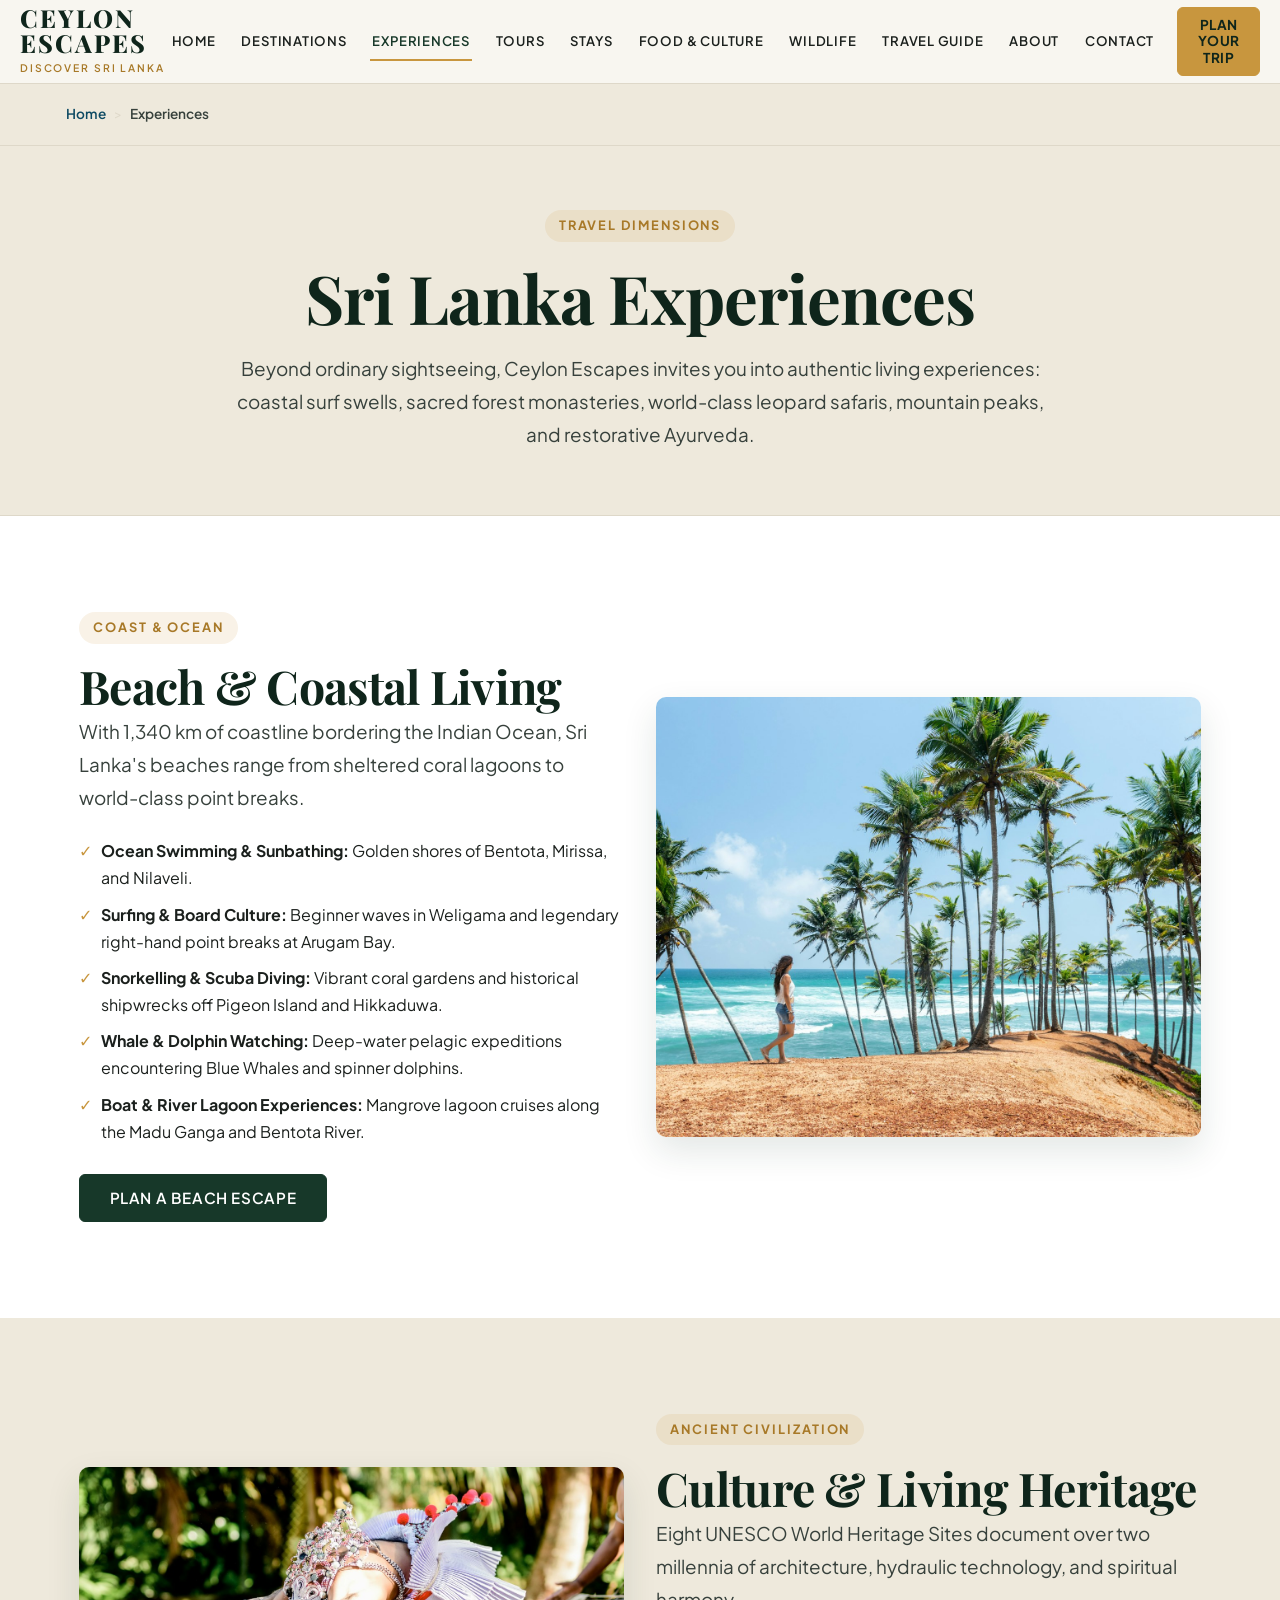
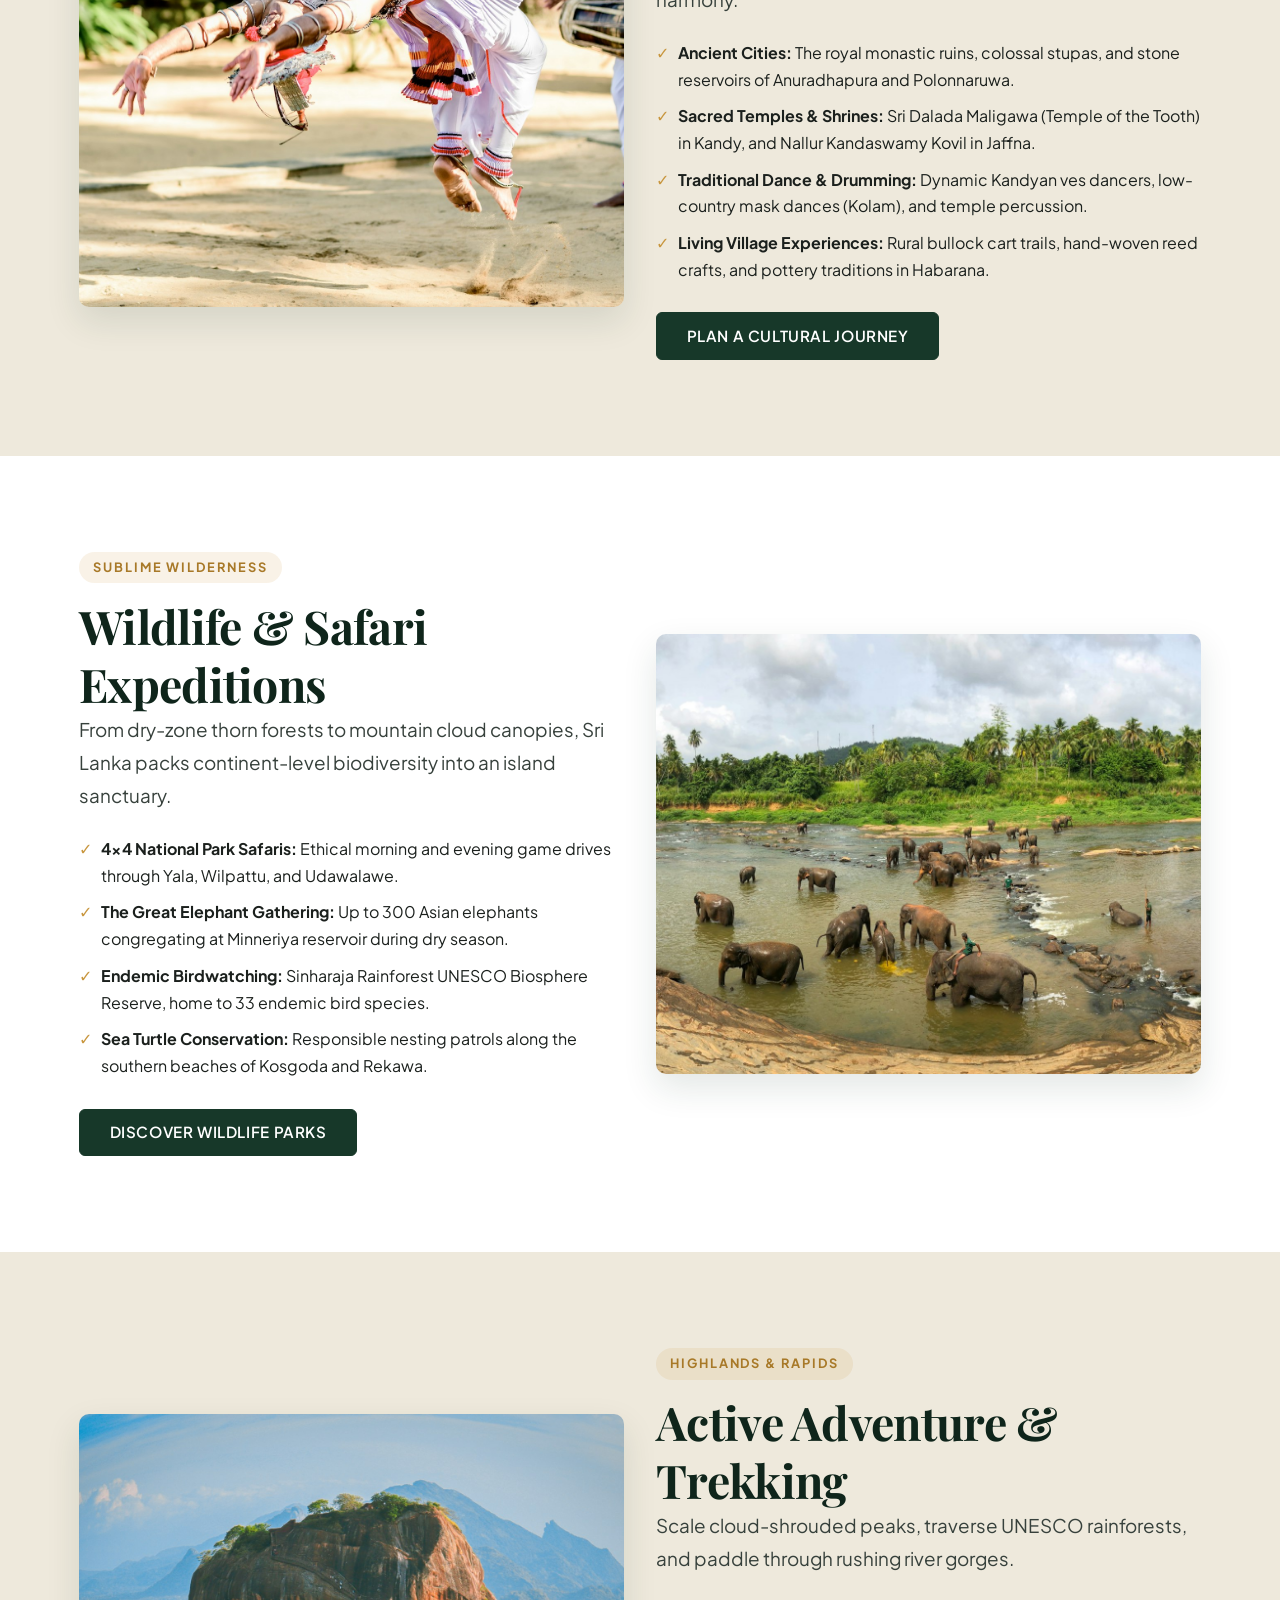
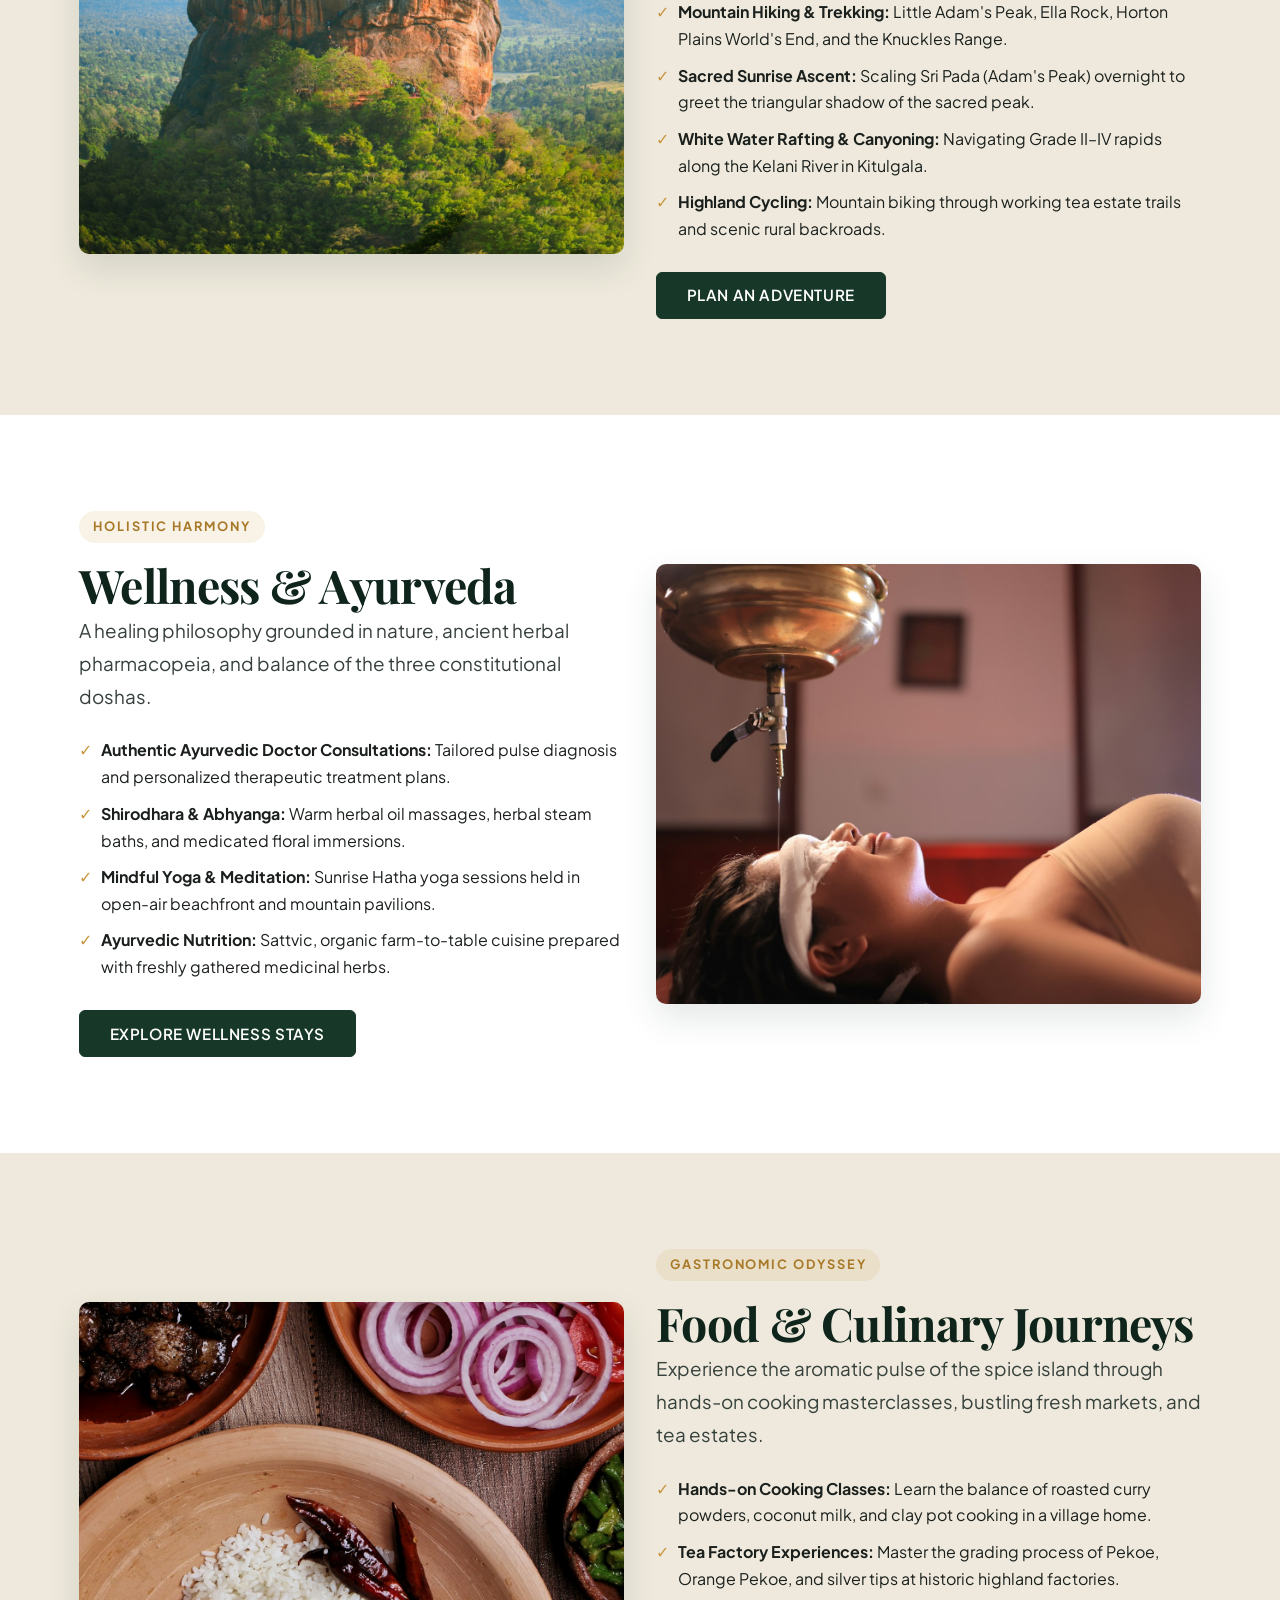
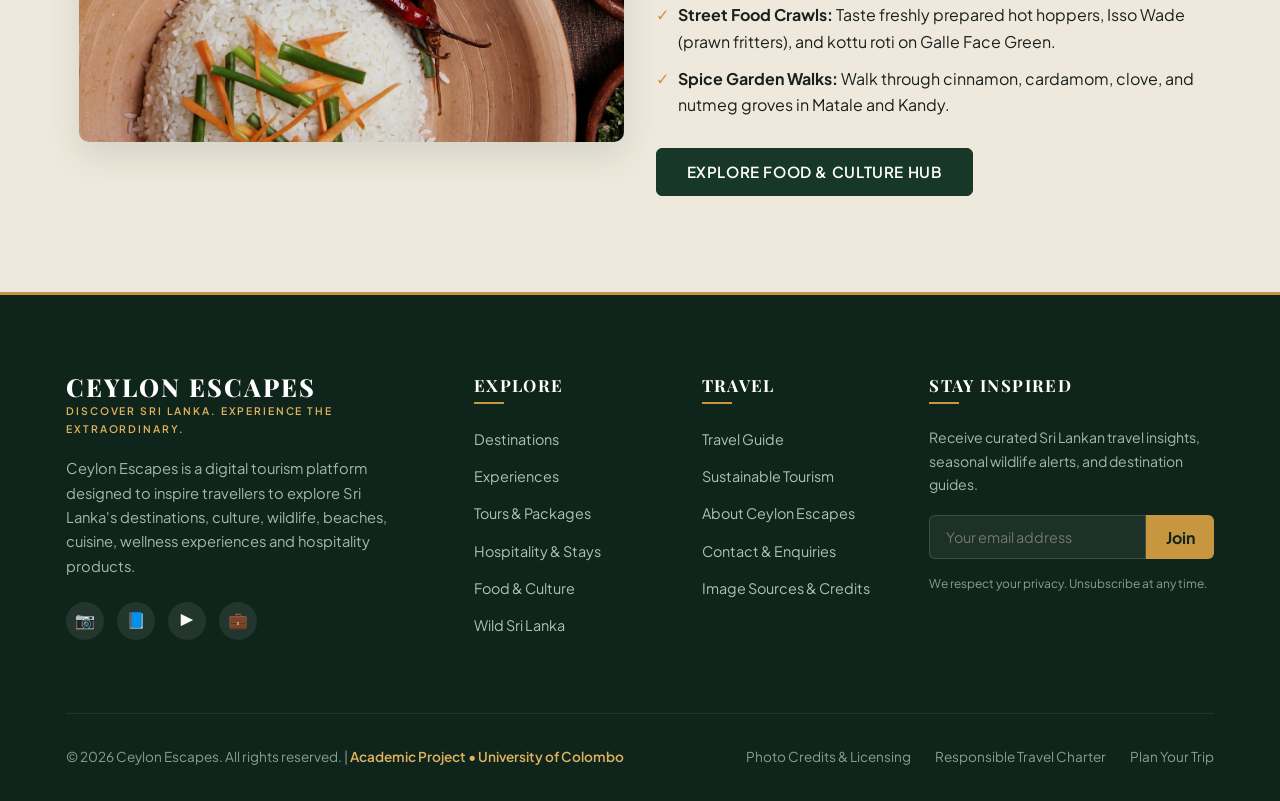
<file: experiences.html>
<!DOCTYPE html>
<html lang="en">
<head>
  <meta charset="UTF-8">
  <meta name="viewport" content="width=device-width, initial-scale=1.0">
  <title>Sri Lanka Experiences | Ceylon Escapes</title>
  <meta name="description" content="Discover authentic Sri Lankan experiences: tropical beaches, ancient cultural heritage, wildlife safaris, highland adventure trekking, holistic Ayurveda, and culinary food tours.">
  <meta name="keywords" content="Sri Lanka experiences, Sri Lanka beach, Sri Lanka heritage, Sri Lanka safari, Sri Lanka surfing, Ayurveda Sri Lanka, Sri Lanka culinary tour">

  <!-- Open Graph -->
  <meta property="og:title" content="Sri Lanka Experiences | Ceylon Escapes">
  <meta property="og:description" content="Explore six diverse travel dimensions across Sri Lanka from coastal marine encounters to sacred traditions and mountain adventures.">
  <meta property="og:image" content="images/exp-culture.jpg">

  <!-- Google Fonts -->
  <link rel="preconnect" href="https://fonts.googleapis.com">
  <link rel="preconnect" href="https://fonts.gstatic.com" crossorigin>
  <link href="https://fonts.googleapis.com/css2?family=Playfair+Display:ital,wght@0,500;0,600;0,700;0,800;1,400&family=Plus+Jakarta+Sans:wght@400;500;600;700&display=swap" rel="stylesheet">

  <link rel="stylesheet" href="css/style.css">
  <link rel="stylesheet" href="css/responsive.css">
</head>
<body>

  <a href="#main-content" class="skip-link">Skip to main content</a>

  <!-- Header -->
  <header class="site-header" role="banner">
    <div class="nav-container">
      <a href="index.html" class="brand-logo" aria-label="Ceylon Escapes Homepage">
        <span class="brand-name">Ceylon Escapes</span>
        <span class="brand-sub">Discover Sri Lanka</span>
      </a>

      <nav class="nav-menu" role="navigation" aria-label="Main Navigation">
        <a href="index.html" class="nav-link">Home</a>
        <a href="destinations.html" class="nav-link">Destinations</a>
        <a href="experiences.html" class="nav-link active">Experiences</a>
        <a href="tours.html" class="nav-link">Tours</a>
        <a href="stays.html" class="nav-link">Stays</a>
        <a href="food-culture.html" class="nav-link">Food &amp; Culture</a>
        <a href="wildlife.html" class="nav-link">Wildlife</a>
        <a href="travel-guide.html" class="nav-link">Travel Guide</a>
        <a href="about.html" class="nav-link">About</a>
        <a href="contact.html" class="nav-link">Contact</a>
        <div class="nav-actions">
          <a href="contact.html" class="btn btn-accent btn-sm">Plan Your Trip</a>
        </div>
      </nav>

      <button class="menu-toggle" aria-label="Toggle navigation menu" aria-expanded="false">
        <span></span>
        <span></span>
        <span></span>
      </button>
    </div>
  </header>

  <!-- Breadcrumb -->
  <nav class="breadcrumb-nav" aria-label="Breadcrumb">
    <div class="container-wide">
      <ol class="breadcrumb-list">
        <li><a href="index.html">Home</a></li>
        <li class="breadcrumb-separator">&gt;</li>
        <li class="breadcrumb-current" aria-current="page">Experiences</li>
      </ol>
    </div>
  </nav>

  <main id="main-content">

    <!-- Page Header Banner -->
    <section class="section-sm section-sand" style="border-bottom: 1px solid var(--color-sand-border);">
      <div class="container text-center" style="text-align: center;">
        <span class="section-tag">Travel Dimensions</span>
        <h1>Sri Lanka Experiences</h1>
        <p class="lead" style="max-width: 820px; margin: 0.8rem auto 0 auto;">Beyond ordinary sightseeing, Ceylon Escapes invites you into authentic living experiences: coastal surf swells, sacred forest monasteries, world-class leopard safaris, mountain peaks, and restorative Ayurveda.</p>
      </div>
    </section>

    <!-- 1. BEACH & COASTAL -->
    <section id="beach" class="section section-white" aria-labelledby="beach-title">
      <div class="container">
        <div class="grid grid-2" style="align-items: center;">
          <div>
            <span class="section-tag">Coast &amp; Ocean</span>
            <h2 id="beach-title">Beach &amp; Coastal Living</h2>
            <p class="lead">With 1,340 km of coastline bordering the Indian Ocean, Sri Lanka's beaches range from sheltered coral lagoons to world-class point breaks.</p>
            <ul style="margin: 1.5rem 0; list-style: none;">
              <li style="margin-bottom: 0.6rem; padding-left: 1.4rem; position: relative;">
                <span style="position: absolute; left: 0; color: var(--color-accent); font-weight: bold;">✓</span>
                <strong>Ocean Swimming &amp; Sunbathing:</strong> Golden shores of Bentota, Mirissa, and Nilaveli.
              </li>
              <li style="margin-bottom: 0.6rem; padding-left: 1.4rem; position: relative;">
                <span style="position: absolute; left: 0; color: var(--color-accent); font-weight: bold;">✓</span>
                <strong>Surfing &amp; Board Culture:</strong> Beginner waves in Weligama and legendary right-hand point breaks at Arugam Bay.
              </li>
              <li style="margin-bottom: 0.6rem; padding-left: 1.4rem; position: relative;">
                <span style="position: absolute; left: 0; color: var(--color-accent); font-weight: bold;">✓</span>
                <strong>Snorkelling &amp; Scuba Diving:</strong> Vibrant coral gardens and historical shipwrecks off Pigeon Island and Hikkaduwa.
              </li>
              <li style="margin-bottom: 0.6rem; padding-left: 1.4rem; position: relative;">
                <span style="position: absolute; left: 0; color: var(--color-accent); font-weight: bold;">✓</span>
                <strong>Whale &amp; Dolphin Watching:</strong> Deep-water pelagic expeditions encountering Blue Whales and spinner dolphins.
              </li>
              <li style="margin-bottom: 0.6rem; padding-left: 1.4rem; position: relative;">
                <span style="position: absolute; left: 0; color: var(--color-accent); font-weight: bold;">✓</span>
                <strong>Boat &amp; River Lagoon Experiences:</strong> Mangrove lagoon cruises along the Madu Ganga and Bentota River.
              </li>
            </ul>
            <div style="margin-top: 1.8rem;">
              <a href="contact.html?style=beach" class="btn btn-primary">Plan a Beach Escape</a>
            </div>
          </div>
          <div>
            <div style="border-radius: var(--radius-md); overflow: hidden; box-shadow: var(--shadow-lg);">
              <img src="images/exp-beach.jpg" alt="Idyllic tropical beach with golden sands and azure surf on Sri Lanka south coast" style="width: 100%; height: 440px; object-fit: cover;">
            </div>
          </div>
        </div>
      </div>
    </section>

    <!-- 2. CULTURE & HERITAGE -->
    <section id="culture" class="section section-sand" aria-labelledby="culture-title">
      <div class="container">
        <div class="grid grid-2" style="align-items: center;">
          <div style="order: 2;">
            <span class="section-tag">Ancient Civilization</span>
            <h2 id="culture-title">Culture &amp; Living Heritage</h2>
            <p class="lead">Eight UNESCO World Heritage Sites document over two millennia of architecture, hydraulic technology, and spiritual harmony.</p>
            <ul style="margin: 1.5rem 0; list-style: none;">
              <li style="margin-bottom: 0.6rem; padding-left: 1.4rem; position: relative;">
                <span style="position: absolute; left: 0; color: var(--color-accent); font-weight: bold;">✓</span>
                <strong>Ancient Cities:</strong> The royal monastic ruins, colossal stupas, and stone reservoirs of Anuradhapura and Polonnaruwa.
              </li>
              <li style="margin-bottom: 0.6rem; padding-left: 1.4rem; position: relative;">
                <span style="position: absolute; left: 0; color: var(--color-accent); font-weight: bold;">✓</span>
                <strong>Sacred Temples &amp; Shrines:</strong> Sri Dalada Maligawa (Temple of the Tooth) in Kandy, and Nallur Kandaswamy Kovil in Jaffna.
              </li>
              <li style="margin-bottom: 0.6rem; padding-left: 1.4rem; position: relative;">
                <span style="position: absolute; left: 0; color: var(--color-accent); font-weight: bold;">✓</span>
                <strong>Traditional Dance &amp; Drumming:</strong> Dynamic Kandyan ves dancers, low-country mask dances (Kolam), and temple percussion.
              </li>
              <li style="margin-bottom: 0.6rem; padding-left: 1.4rem; position: relative;">
                <span style="position: absolute; left: 0; color: var(--color-accent); font-weight: bold;">✓</span>
                <strong>Living Village Experiences:</strong> Rural bullock cart trails, hand-woven reed crafts, and pottery traditions in Habarana.
              </li>
            </ul>
            <div style="margin-top: 1.8rem;">
              <a href="contact.html?style=culture" class="btn btn-primary">Plan a Cultural Journey</a>
            </div>
          </div>
          <div style="order: 1;">
            <div style="border-radius: var(--radius-md); overflow: hidden; box-shadow: var(--shadow-lg);">
              <img src="images/exp-culture.jpg" alt="Traditional Kandyan dancers in ceremonial regalia performing heritage ritual dance" style="width: 100%; height: 440px; object-fit: cover;">
            </div>
          </div>
        </div>
      </div>
    </section>

    <!-- 3. WILDLIFE & NATURE -->
    <section id="wildlife" class="section section-white" aria-labelledby="wild-title">
      <div class="container">
        <div class="grid grid-2" style="align-items: center;">
          <div>
            <span class="section-tag">Sublime Wilderness</span>
            <h2 id="wild-title">Wildlife &amp; Safari Expeditions</h2>
            <p class="lead">From dry-zone thorn forests to mountain cloud canopies, Sri Lanka packs continent-level biodiversity into an island sanctuary.</p>
            <ul style="margin: 1.5rem 0; list-style: none;">
              <li style="margin-bottom: 0.6rem; padding-left: 1.4rem; position: relative;">
                <span style="position: absolute; left: 0; color: var(--color-accent); font-weight: bold;">✓</span>
                <strong>4x4 National Park Safaris:</strong> Ethical morning and evening game drives through Yala, Wilpattu, and Udawalawe.
              </li>
              <li style="margin-bottom: 0.6rem; padding-left: 1.4rem; position: relative;">
                <span style="position: absolute; left: 0; color: var(--color-accent); font-weight: bold;">✓</span>
                <strong>The Great Elephant Gathering:</strong> Up to 300 Asian elephants congregating at Minneriya reservoir during dry season.
              </li>
              <li style="margin-bottom: 0.6rem; padding-left: 1.4rem; position: relative;">
                <span style="position: absolute; left: 0; color: var(--color-accent); font-weight: bold;">✓</span>
                <strong>Endemic Birdwatching:</strong> Sinharaja Rainforest UNESCO Biosphere Reserve, home to 33 endemic bird species.
              </li>
              <li style="margin-bottom: 0.6rem; padding-left: 1.4rem; position: relative;">
                <span style="position: absolute; left: 0; color: var(--color-accent); font-weight: bold;">✓</span>
                <strong>Sea Turtle Conservation:</strong> Responsible nesting patrols along the southern beaches of Kosgoda and Rekawa.
              </li>
            </ul>
            <div style="margin-top: 1.8rem;">
              <a href="wildlife.html" class="btn btn-primary">Discover Wildlife Parks</a>
            </div>
          </div>
          <div>
            <div style="border-radius: var(--radius-md); overflow: hidden; box-shadow: var(--shadow-lg);">
              <img src="images/exp-wildlife.jpg" alt="Family herd of wild Asian elephants grazing across open grasslands in Sri Lanka" style="width: 100%; height: 440px; object-fit: cover;">
            </div>
          </div>
        </div>
      </div>
    </section>

    <!-- 4. ADVENTURE -->
    <section id="adventure" class="section section-sand" aria-labelledby="adv-title">
      <div class="container">
        <div class="grid grid-2" style="align-items: center;">
          <div style="order: 2;">
            <span class="section-tag">Highlands &amp; Rapids</span>
            <h2 id="adv-title">Active Adventure &amp; Trekking</h2>
            <p class="lead">Scale cloud-shrouded peaks, traverse UNESCO rainforests, and paddle through rushing river gorges.</p>
            <ul style="margin: 1.5rem 0; list-style: none;">
              <li style="margin-bottom: 0.6rem; padding-left: 1.4rem; position: relative;">
                <span style="position: absolute; left: 0; color: var(--color-accent); font-weight: bold;">✓</span>
                <strong>Mountain Hiking &amp; Trekking:</strong> Little Adam's Peak, Ella Rock, Horton Plains World's End, and the Knuckles Range.
              </li>
              <li style="margin-bottom: 0.6rem; padding-left: 1.4rem; position: relative;">
                <span style="position: absolute; left: 0; color: var(--color-accent); font-weight: bold;">✓</span>
                <strong>Sacred Sunrise Ascent:</strong> Scaling Sri Pada (Adam's Peak) overnight to greet the triangular shadow of the sacred peak.
              </li>
              <li style="margin-bottom: 0.6rem; padding-left: 1.4rem; position: relative;">
                <span style="position: absolute; left: 0; color: var(--color-accent); font-weight: bold;">✓</span>
                <strong>White Water Rafting &amp; Canyoning:</strong> Navigating Grade II–IV rapids along the Kelani River in Kitulgala.
              </li>
              <li style="margin-bottom: 0.6rem; padding-left: 1.4rem; position: relative;">
                <span style="position: absolute; left: 0; color: var(--color-accent); font-weight: bold;">✓</span>
                <strong>Highland Cycling:</strong> Mountain biking through working tea estate trails and scenic rural backroads.
              </li>
            </ul>
            <div style="margin-top: 1.8rem;">
              <a href="contact.html?style=adventure" class="btn btn-primary">Plan an Adventure</a>
            </div>
          </div>
          <div style="order: 1;">
            <div style="border-radius: var(--radius-md); overflow: hidden; box-shadow: var(--shadow-lg);">
              <img src="images/exp-adventure.jpg" alt="Trekker hiking along mountain ridges overlooking dramatic valleys near Ella" style="width: 100%; height: 440px; object-fit: cover;">
            </div>
          </div>
        </div>
      </div>
    </section>

    <!-- 5. WELLNESS & AYURVEDA -->
    <section id="wellness" class="section section-white" aria-labelledby="well-title">
      <div class="container">
        <div class="grid grid-2" style="align-items: center;">
          <div>
            <span class="section-tag">Holistic Harmony</span>
            <h2 id="well-title">Wellness &amp; Ayurveda</h2>
            <p class="lead">A healing philosophy grounded in nature, ancient herbal pharmacopeia, and balance of the three constitutional doshas.</p>
            <ul style="margin: 1.5rem 0; list-style: none;">
              <li style="margin-bottom: 0.6rem; padding-left: 1.4rem; position: relative;">
                <span style="position: absolute; left: 0; color: var(--color-accent); font-weight: bold;">✓</span>
                <strong>Authentic Ayurvedic Doctor Consultations:</strong> Tailored pulse diagnosis and personalized therapeutic treatment plans.
              </li>
              <li style="margin-bottom: 0.6rem; padding-left: 1.4rem; position: relative;">
                <span style="position: absolute; left: 0; color: var(--color-accent); font-weight: bold;">✓</span>
                <strong>Shirodhara &amp; Abhyanga:</strong> Warm herbal oil massages, herbal steam baths, and medicated floral immersions.
              </li>
              <li style="margin-bottom: 0.6rem; padding-left: 1.4rem; position: relative;">
                <span style="position: absolute; left: 0; color: var(--color-accent); font-weight: bold;">✓</span>
                <strong>Mindful Yoga &amp; Meditation:</strong> Sunrise Hatha yoga sessions held in open-air beachfront and mountain pavilions.
              </li>
              <li style="margin-bottom: 0.6rem; padding-left: 1.4rem; position: relative;">
                <span style="position: absolute; left: 0; color: var(--color-accent); font-weight: bold;">✓</span>
                <strong>Ayurvedic Nutrition:</strong> Sattvic, organic farm-to-table cuisine prepared with freshly gathered medicinal herbs.
              </li>
            </ul>
            <div style="margin-top: 1.8rem;">
              <a href="stays.html" class="btn btn-primary">Explore Wellness Stays</a>
            </div>
          </div>
          <div>
            <div style="border-radius: var(--radius-md); overflow: hidden; box-shadow: var(--shadow-lg);">
              <img src="images/exp-wellness.jpg" alt="Traditional Sri Lankan Ayurvedic herbal oil treatment and serene wellness retreat" style="width: 100%; height: 440px; object-fit: cover;">
            </div>
          </div>
        </div>
      </div>
    </section>

    <!-- 6. FOOD & CULINARY -->
    <section id="food" class="section section-sand" aria-labelledby="cul-title">
      <div class="container">
        <div class="grid grid-2" style="align-items: center;">
          <div style="order: 2;">
            <span class="section-tag">Gastronomic Odyssey</span>
            <h2 id="cul-title">Food &amp; Culinary Journeys</h2>
            <p class="lead">Experience the aromatic pulse of the spice island through hands-on cooking masterclasses, bustling fresh markets, and tea estates.</p>
            <ul style="margin: 1.5rem 0; list-style: none;">
              <li style="margin-bottom: 0.6rem; padding-left: 1.4rem; position: relative;">
                <span style="position: absolute; left: 0; color: var(--color-accent); font-weight: bold;">✓</span>
                <strong>Hands-on Cooking Classes:</strong> Learn the balance of roasted curry powders, coconut milk, and clay pot cooking in a village home.
              </li>
              <li style="margin-bottom: 0.6rem; padding-left: 1.4rem; position: relative;">
                <span style="position: absolute; left: 0; color: var(--color-accent); font-weight: bold;">✓</span>
                <strong>Tea Factory Experiences:</strong> Master the grading process of Pekoe, Orange Pekoe, and silver tips at historic highland factories.
              </li>
              <li style="margin-bottom: 0.6rem; padding-left: 1.4rem; position: relative;">
                <span style="position: absolute; left: 0; color: var(--color-accent); font-weight: bold;">✓</span>
                <strong>Street Food Crawls:</strong> Taste freshly prepared hot hoppers, Isso Wade (prawn fritters), and kottu roti on Galle Face Green.
              </li>
              <li style="margin-bottom: 0.6rem; padding-left: 1.4rem; position: relative;">
                <span style="position: absolute; left: 0; color: var(--color-accent); font-weight: bold;">✓</span>
                <strong>Spice Garden Walks:</strong> Walk through cinnamon, cardamom, clove, and nutmeg groves in Matale and Kandy.
              </li>
            </ul>
            <div style="margin-top: 1.8rem;">
              <a href="food-culture.html" class="btn btn-primary">Explore Food &amp; Culture Hub</a>
            </div>
          </div>
          <div style="order: 1;">
            <div style="border-radius: var(--radius-md); overflow: hidden; box-shadow: var(--shadow-lg);">
              <img src="images/exp-food.jpg" alt="Vibrant Sri Lankan rice and curry spread featuring fragrant curries and coconut sambol" style="width: 100%; height: 440px; object-fit: cover;">
            </div>
          </div>
        </div>
      </div>
    </section>

  </main>

  <!-- Global Footer -->
  <footer class="site-footer" role="contentinfo">
    <div class="container-wide">
      <div class="footer-top">
        <div class="footer-brand">
          <div class="brand-logo">
            <span class="brand-name">Ceylon Escapes</span>
            <span class="brand-sub">Discover Sri Lanka. Experience the Extraordinary.</span>
          </div>
          <p>Ceylon Escapes is a digital tourism platform designed to inspire travellers to explore Sri Lanka's destinations, culture, wildlife, beaches, cuisine, wellness experiences and hospitality products.</p>
          <div class="social-links">
            <a href="https://instagram.com" class="social-btn" aria-label="Instagram" target="_blank" rel="noopener">📷</a>
            <a href="https://facebook.com" class="social-btn" aria-label="Facebook" target="_blank" rel="noopener">📘</a>
            <a href="https://youtube.com" class="social-btn" aria-label="YouTube" target="_blank" rel="noopener">▶️</a>
            <a href="https://linkedin.com" class="social-btn" aria-label="LinkedIn" target="_blank" rel="noopener">💼</a>
          </div>
        </div>

        <div class="footer-col">
          <h4>Explore</h4>
          <ul class="footer-links">
            <li><a href="destinations.html">Destinations</a></li>
            <li><a href="experiences.html">Experiences</a></li>
            <li><a href="tours.html">Tours &amp; Packages</a></li>
            <li><a href="stays.html">Hospitality &amp; Stays</a></li>
            <li><a href="food-culture.html">Food &amp; Culture</a></li>
            <li><a href="wildlife.html">Wild Sri Lanka</a></li>
          </ul>
        </div>

        <div class="footer-col">
          <h4>Travel</h4>
          <ul class="footer-links">
            <li><a href="travel-guide.html">Travel Guide</a></li>
            <li><a href="sustainable-tourism.html">Sustainable Tourism</a></li>
            <li><a href="about.html">About Ceylon Escapes</a></li>
            <li><a href="contact.html">Contact &amp; Enquiries</a></li>
            <li><a href="credits.html">Image Sources &amp; Credits</a></li>
          </ul>
        </div>

        <div class="footer-col">
          <h4>Stay Inspired</h4>
          <p style="font-size: 0.88rem; color: #a8b5ae; margin-top: 0;">Receive curated Sri Lankan travel insights, seasonal wildlife alerts, and destination guides.</p>
          <form class="newsletter-form" aria-label="Newsletter Subscription">
            <div class="input-group">
              <input type="email" placeholder="Your email address" aria-label="Email address for newsletter" required>
              <button type="submit" aria-label="Subscribe">Join</button>
            </div>
            <span class="newsletter-disclaimer">We respect your privacy. Unsubscribe at any time.</span>
          </form>
        </div>
      </div>

      <div class="footer-bottom">
        <div>
          &copy; 2026 Ceylon Escapes. All rights reserved. | 
          <a href="about.html#academic" style="color: var(--color-accent-light); font-weight: 600;">Academic Project &bull; University of Colombo</a>
        </div>
        <div class="footer-bottom-links">
          <a href="credits.html">Photo Credits &amp; Licensing</a>
          <a href="sustainable-tourism.html">Responsible Travel Charter</a>
          <a href="contact.html">Plan Your Trip</a>
        </div>
      </div>
    </div>
  </footer>

  <button class="back-to-top" aria-label="Scroll back to top">&uarr;</button>

  <script src="js/main.js"></script>
  <script src="js/modal.js"></script>
  <script src="js/form-validation.js"></script>
</body>
</html>
</file>
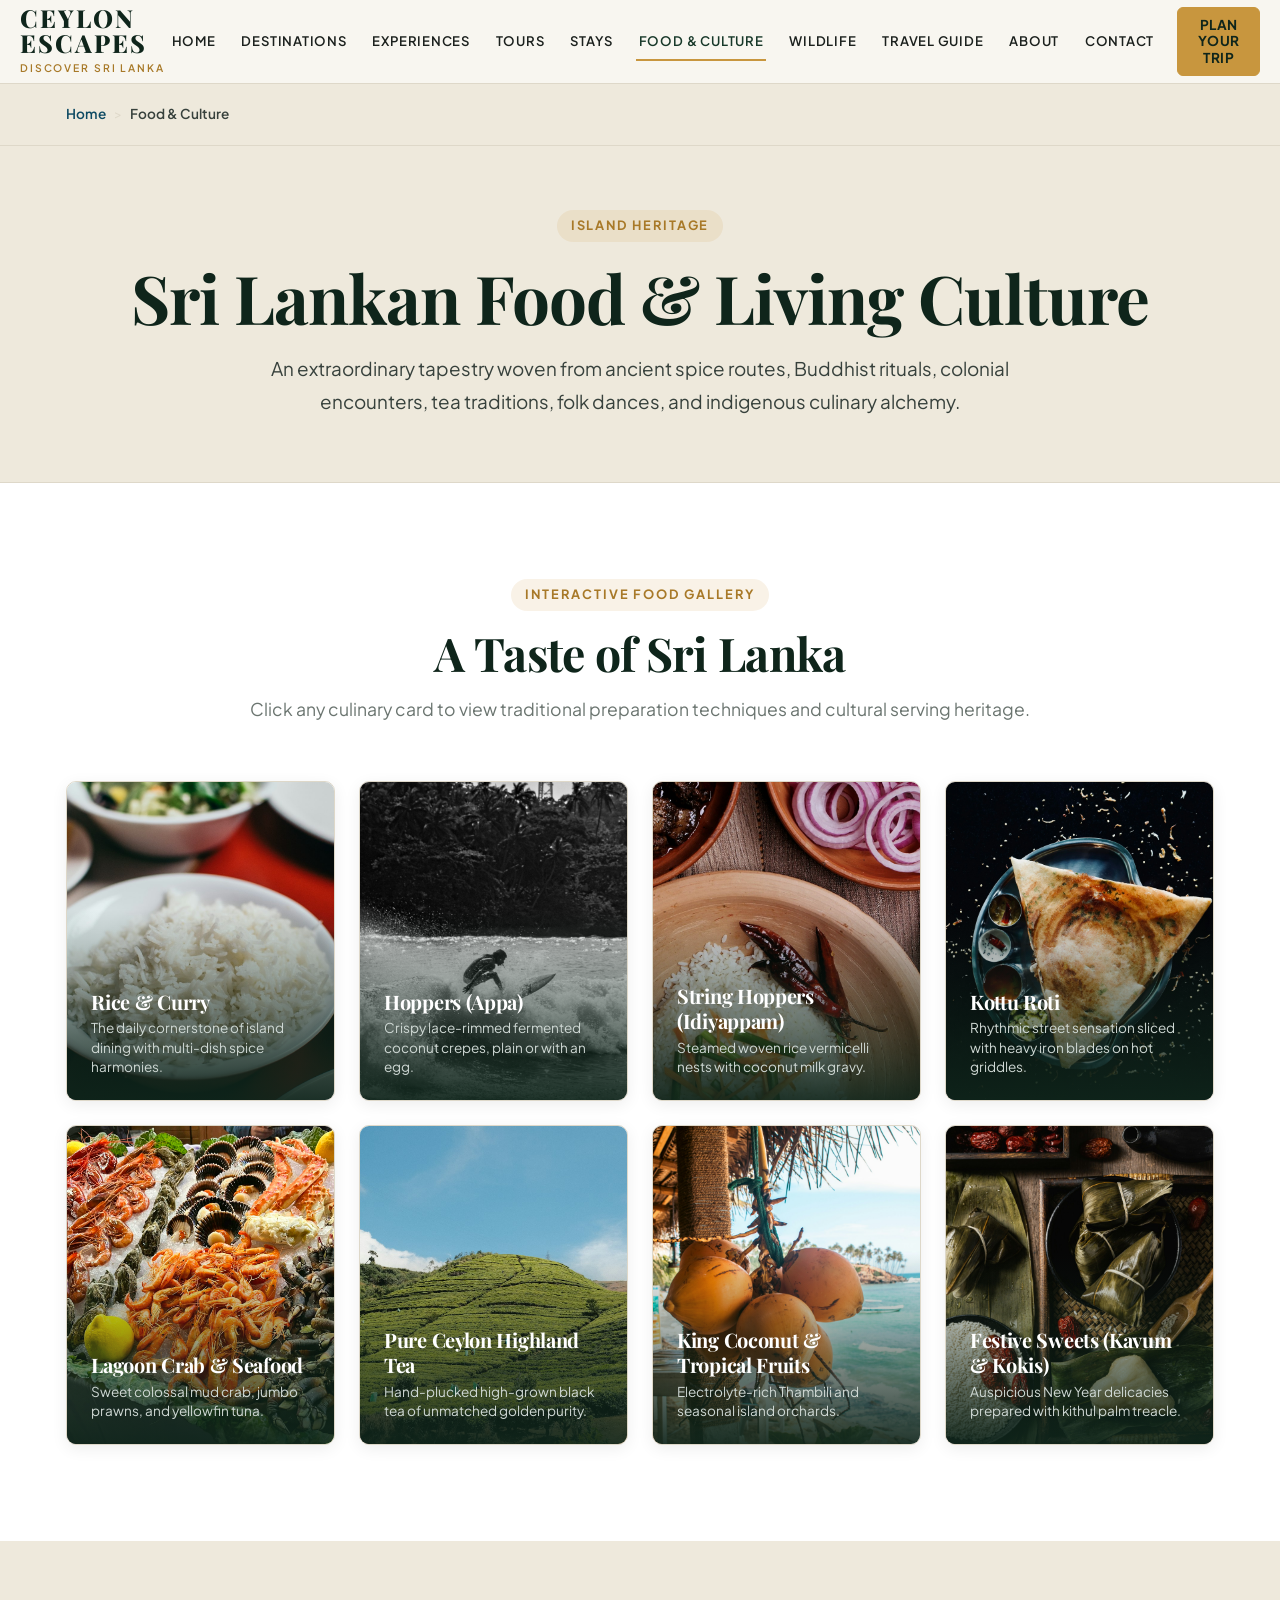
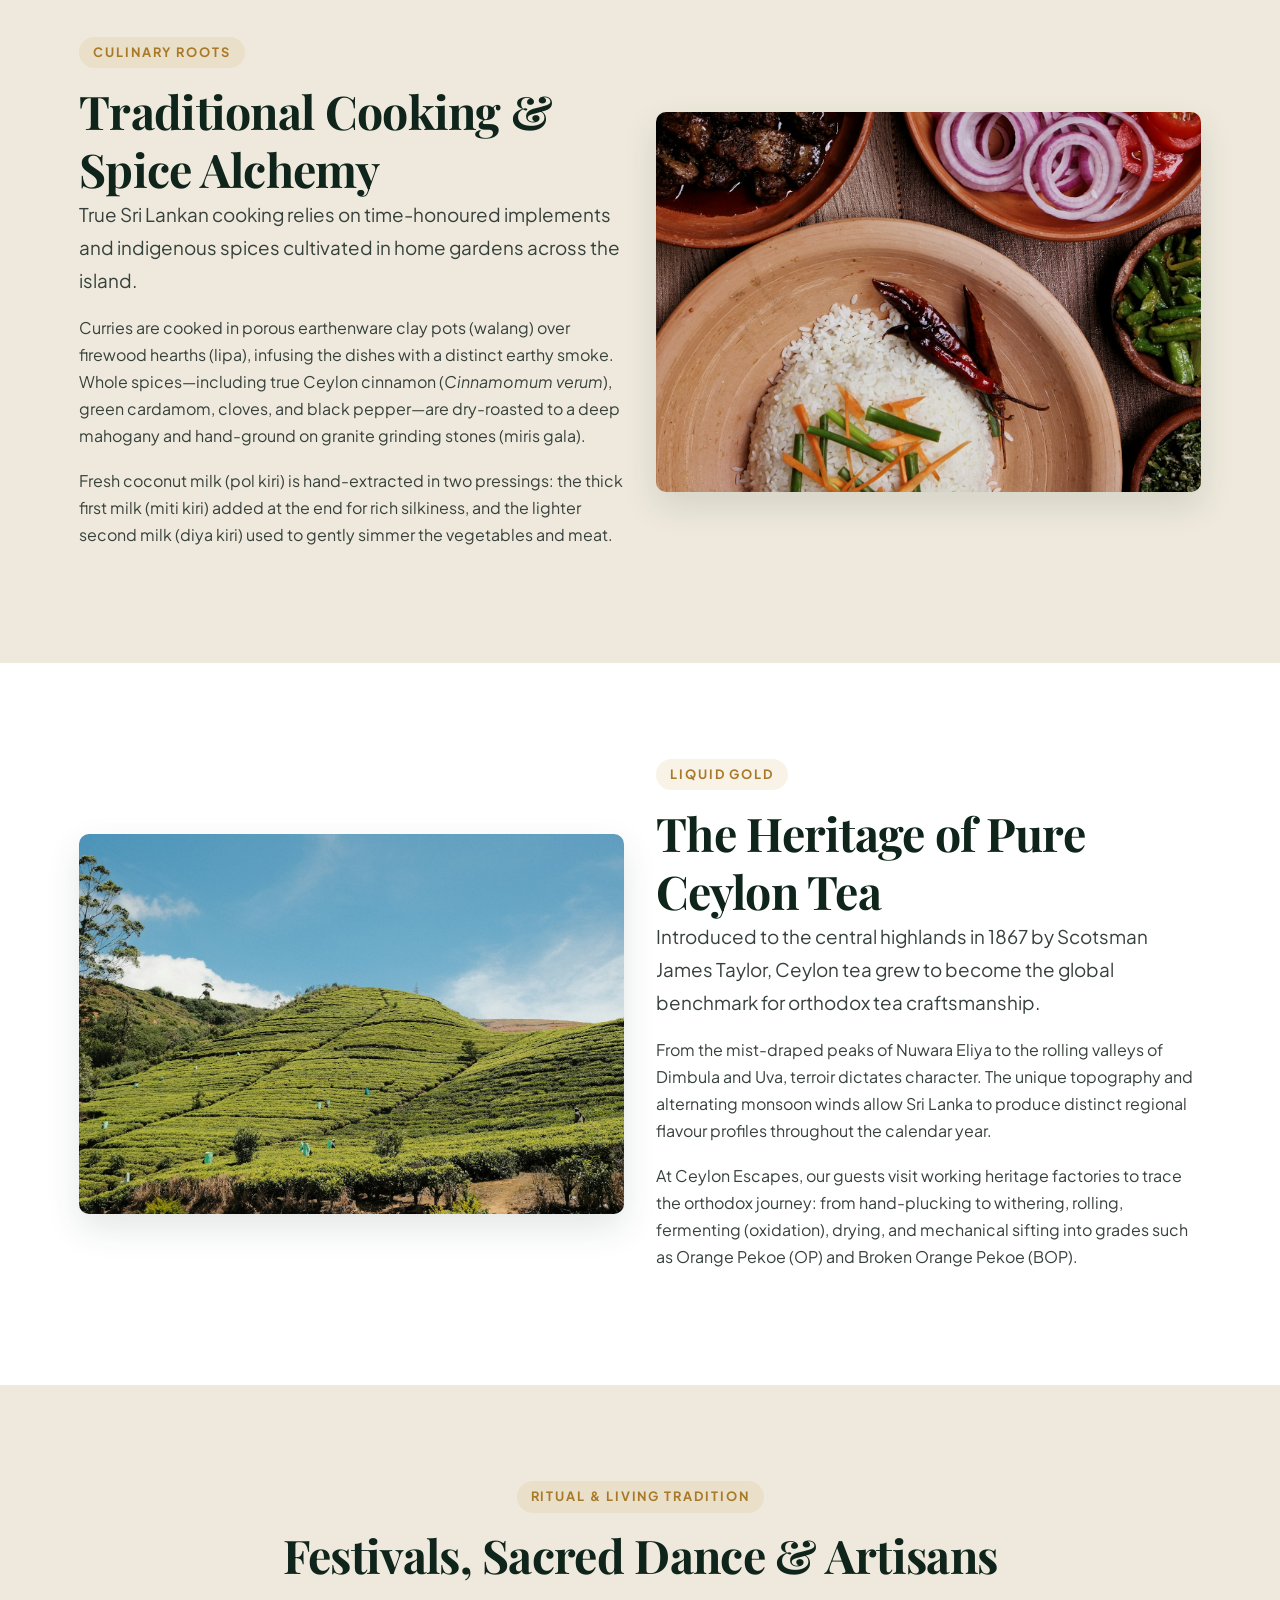
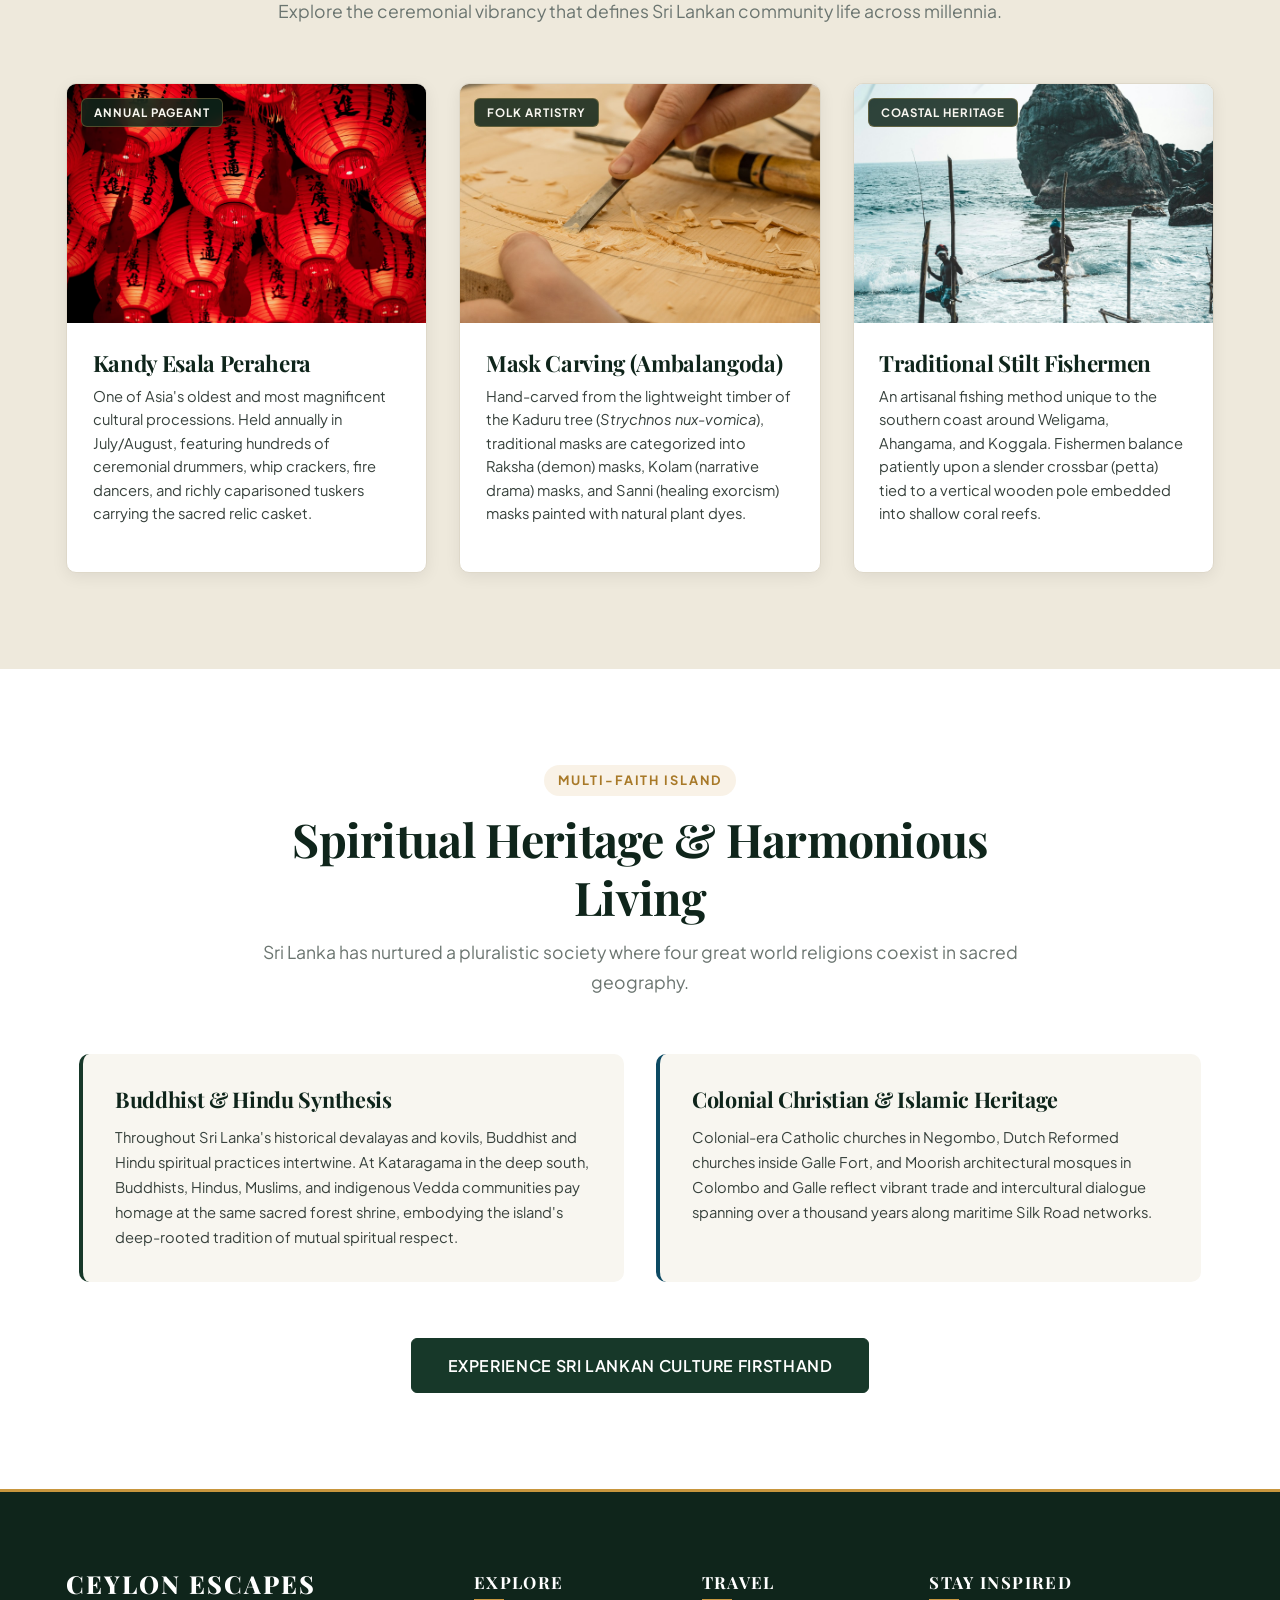
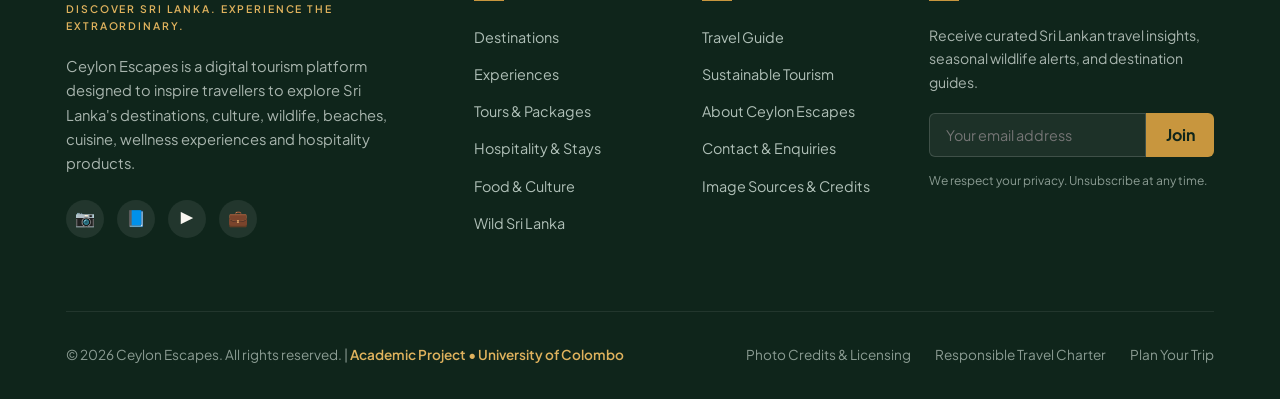
<file: food-culture.html>
<!DOCTYPE html>
<html lang="en">
<head>
  <meta charset="UTF-8">
  <meta name="viewport" content="width=device-width, initial-scale=1.0">
  <title>Food &amp; Culture of Sri Lanka | Ceylon Escapes</title>
  <meta name="description" content="Explore Sri Lanka's rich culinary traditions, world-famous Ceylon tea, Esala Perahera festival, traditional Kandyan dance, handicrafts, and spiritual living heritage.">
  <meta name="keywords" content="Sri Lankan cuisine, Sri Lanka food, Ceylon tea, Kandy Esala Perahera, Kandyan dance, Sri Lankan masks, rice and curry Sri Lanka, hoppers Sri Lanka">

  <!-- Open Graph -->
  <meta property="og:title" content="Food &amp; Culture of Sri Lanka | Ceylon Escapes">
  <meta property="og:description" content="An interactive discovery of Sri Lankan gastronomy, sacred festivals, folk handicrafts, and multi-faith heritage.">
  <meta property="og:image" content="images/food-rice-curry.jpg">

  <!-- Google Fonts -->
  <link rel="preconnect" href="https://fonts.googleapis.com">
  <link rel="preconnect" href="https://fonts.gstatic.com" crossorigin>
  <link href="https://fonts.googleapis.com/css2?family=Playfair+Display:ital,wght@0,500;0,600;0,700;0,800;1,400&family=Plus+Jakarta+Sans:wght@400;500;600;700&display=swap" rel="stylesheet">

  <link rel="stylesheet" href="css/style.css">
  <link rel="stylesheet" href="css/responsive.css">
</head>
<body>

  <a href="#main-content" class="skip-link">Skip to main content</a>

  <!-- Header -->
  <header class="site-header" role="banner">
    <div class="nav-container">
      <a href="index.html" class="brand-logo" aria-label="Ceylon Escapes Homepage">
        <span class="brand-name">Ceylon Escapes</span>
        <span class="brand-sub">Discover Sri Lanka</span>
      </a>

      <nav class="nav-menu" role="navigation" aria-label="Main Navigation">
        <a href="index.html" class="nav-link">Home</a>
        <a href="destinations.html" class="nav-link">Destinations</a>
        <a href="experiences.html" class="nav-link">Experiences</a>
        <a href="tours.html" class="nav-link">Tours</a>
        <a href="stays.html" class="nav-link">Stays</a>
        <a href="food-culture.html" class="nav-link active">Food &amp; Culture</a>
        <a href="wildlife.html" class="nav-link">Wildlife</a>
        <a href="travel-guide.html" class="nav-link">Travel Guide</a>
        <a href="about.html" class="nav-link">About</a>
        <a href="contact.html" class="nav-link">Contact</a>
        <div class="nav-actions">
          <a href="contact.html" class="btn btn-accent btn-sm">Plan Your Trip</a>
        </div>
      </nav>

      <button class="menu-toggle" aria-label="Toggle navigation menu" aria-expanded="false">
        <span></span>
        <span></span>
        <span></span>
      </button>
    </div>
  </header>

  <!-- Breadcrumb -->
  <nav class="breadcrumb-nav" aria-label="Breadcrumb">
    <div class="container-wide">
      <ol class="breadcrumb-list">
        <li><a href="index.html">Home</a></li>
        <li class="breadcrumb-separator">&gt;</li>
        <li class="breadcrumb-current" aria-current="page">Food &amp; Culture</li>
      </ol>
    </div>
  </nav>

  <main id="main-content">

    <!-- Page Header Banner -->
    <section class="section-sm section-sand" style="border-bottom: 1px solid var(--color-sand-border);">
      <div class="container text-center" style="text-align: center;">
        <span class="section-tag">Island Heritage</span>
        <h1>Sri Lankan Food &amp; Living Culture</h1>
        <p class="lead" style="max-width: 820px; margin: 0.8rem auto 0 auto;">An extraordinary tapestry woven from ancient spice routes, Buddhist rituals, colonial encounters, tea traditions, folk dances, and indigenous culinary alchemy.</p>
      </div>
    </section>

    <!-- 1. Interactive Food Gallery -->
    <section class="section section-white" aria-labelledby="food-gallery-title">
      <div class="container-wide">
        <div class="section-header">
          <span class="section-tag">Interactive Food Gallery</span>
          <h2 id="food-gallery-title">A Taste of Sri Lanka</h2>
          <p>Click any culinary card to view traditional preparation techniques and cultural serving heritage.</p>
        </div>

        <div class="food-grid">

          <div class="food-card" data-detail="Traditional Sri Lankan rice and curry consists of steamed white or red samba rice surrounded by five to six vibrant clay-pot curries: Parippu (tempered red lentils), Polos (tender baby jackfruit curry), spiced beetroot or eggplant moju, fiery Pol Sambol (freshly scraped coconut with chili, shallots, and lime), and papadam crisps.">
            <img src="images/food-rice-curry.jpg" alt="Traditional Sri Lankan rice and curry feast with dhal, beetroot curry, and pol sambol" loading="lazy">
            <div class="food-card-overlay">
              <h4>Rice &amp; Curry</h4>
              <p>The daily cornerstone of island dining with multi-dish spice harmonies.</p>
            </div>
          </div>

          <div class="food-card" data-detail="Fermented rice flour, coconut water, and rich coconut milk are combined into an effervescent batter and swirled around a round cast-iron 'appa thachchiya' pan. The result is a bowl-shaped pancake with crisp golden lace rims and a cloud-like spongy center, often enjoyed with an egg cooked into the basin.">
            <img src="images/food-hoppers.jpg" alt="Crispy bowl-shaped rice flour hoppers served with spicy lunu miris and coconut milk" loading="lazy">
            <div class="food-card-overlay">
              <h4>Hoppers (Appa)</h4>
              <p>Crispy lace-rimmed fermented coconut crepes, plain or with an egg.</p>
            </div>
          </div>

          <div class="food-card" data-detail="Fine rice flour dough is extruded through a brass press into delicate vermicelli nests and steamed on woven wicker mats. Served in tall steaming stacks alongside Kiri Hodi (a gently spiced coconut milk broth infused with fenugreek and curry leaves) and fiery Pol Sambol.">
            <img src="images/food-string-hoppers.jpg" alt="Steamed nests of rice vermicelli noodles accompanied by fragrant coconut milk sodhi" loading="lazy">
            <div class="food-card-overlay">
              <h4>String Hoppers (Idiyappam)</h4>
              <p>Steamed woven rice vermicelli nests with coconut milk gravy.</p>
            </div>
          </div>

          <div class="food-card" data-detail="The street food heartbeat of night markets. Thin Godamba flatbread is laid onto a scorching steel griddle and chopped with lightning precision using two heavy rectangular iron cleavers, mingled with shredded leeks, carrots, onions, eggs, and rich roasted curry gravy.">
            <img src="images/food-kottu.jpg" alt="Sizzling kottu roti chopped and tossed with fresh vegetables, spices and eggs" loading="lazy">
            <div class="food-card-overlay">
              <h4>Kottu Roti</h4>
              <p>Rhythmic street sensation sliced with heavy iron blades on hot griddles.</p>
            </div>
          </div>

          <div class="food-card" data-detail="Prized throughout Asia, the massive Sri Lankan mud crab harvested from mangrove lagoons is cooked whole with crushed black Tellicherry peppercorns or slow-simmered in rich red chili and coconut oil, accompanied by warm kade paan (crusty village wood-fired bread).">
            <img src="images/food-seafood.jpg" alt="Succulent Sri Lankan black pepper lagoon crab and grilled ocean seafood" loading="lazy">
            <div class="food-card-overlay">
              <h4>Lagoon Crab &amp; Seafood</h4>
              <p>Sweet colossal mud crab, jumbo prawns, and yellowfin tuna.</p>
            </div>
          </div>

          <div class="food-card" data-detail="Grown on cool mountain ridges ranging from 4,000 to 6,000 feet, high-grown Ceylon tea is hand-plucked by skilled harvesters who select only the bud and top two tender leaves, yielding a bright golden liquor celebrated globally for its delicate floral notes.">
            <img src="images/food-tea.jpg" alt="Golden Ceylon black tea brewed from fresh hand-picked tea leaves grown in the central highlands" loading="lazy">
            <div class="food-card-overlay">
              <h4>Pure Ceylon Highland Tea</h4>
              <p>Hand-plucked high-grown black tea of unmatched golden purity.</p>
            </div>
          </div>

          <div class="food-card" data-detail="Indigenous strictly to Sri Lanka, the golden-orange King Coconut (Thambili) grows in roadside clusters. Its sterile, unadulterated water is naturally brimming with potassium and magnesium. Paired with sweet papaya, mangosteen, and velvety red bananas.">
            <img src="images/food-fruits.jpg" alt="Refreshing golden King Coconuts (Thambili) and tropical fruits in Sri Lanka" loading="lazy">
            <div class="food-card-overlay">
              <h4>King Coconut &amp; Tropical Fruits</h4>
              <p>Electrolyte-rich Thambili and seasonal island orchards.</p>
            </div>
          </div>

          <div class="food-card" data-detail="Central to Sinhala & Tamil New Year (Aluth Avurudu), Kokis are golden lace rosettes made by dipping ornate iron molds into rice flour and coconut milk batter, while Konda Kavum are sweet aromatic oil cakes crafted from kithul palm treacle and brown rice flour.">
            <img src="images/food-sweets.jpg" alt="Festive Sri Lankan traditional sweets including golden crispy Kokis and oil cakes (Kavum)" loading="lazy">
            <div class="food-card-overlay">
              <h4>Festive Sweets (Kavum &amp; Kokis)</h4>
              <p>Auspicious New Year delicacies prepared with kithul palm treacle.</p>
            </div>
          </div>

        </div>
      </div>
    </section>

    <!-- 2. Traditional Cooking Methods -->
    <section class="section section-sand" aria-labelledby="trad-cooking-title">
      <div class="container">
        <div class="grid grid-2" style="align-items: center;">
          <div>
            <span class="section-tag">Culinary Roots</span>
            <h2 id="trad-cooking-title">Traditional Cooking &amp; Spice Alchemy</h2>
            <p class="lead">True Sri Lankan cooking relies on time-honoured implements and indigenous spices cultivated in home gardens across the island.</p>
            <p>Curries are cooked in porous earthenware clay pots (walang) over firewood hearths (lipa), infusing the dishes with a distinct earthy smoke. Whole spices—including true Ceylon cinnamon (<em>Cinnamomum verum</em>), green cardamom, cloves, and black pepper—are dry-roasted to a deep mahogany and hand-ground on granite grinding stones (miris gala).</p>
            <p>Fresh coconut milk (pol kiri) is hand-extracted in two pressings: the thick first milk (miti kiri) added at the end for rich silkiness, and the lighter second milk (diya kiri) used to gently simmer the vegetables and meat.</p>
          </div>
          <div>
            <div style="border-radius: var(--radius-md); overflow: hidden; box-shadow: var(--shadow-lg);">
              <img src="images/exp-food.jpg" alt="Vibrant Sri Lankan clay pot curries and aromatic roasted spices" style="width: 100%; height: 380px; object-fit: cover;">
            </div>
          </div>
        </div>
      </div>
    </section>

    <!-- 3. Ceylon Tea Heritage -->
    <section class="section section-white" aria-labelledby="tea-heritage-title">
      <div class="container">
        <div class="grid grid-2" style="align-items: center;">
          <div style="order: 2;">
            <span class="section-tag">Liquid Gold</span>
            <h2 id="tea-heritage-title">The Heritage of Pure Ceylon Tea</h2>
            <p class="lead">Introduced to the central highlands in 1867 by Scotsman James Taylor, Ceylon tea grew to become the global benchmark for orthodox tea craftsmanship.</p>
            <p>From the mist-draped peaks of Nuwara Eliya to the rolling valleys of Dimbula and Uva, terroir dictates character. The unique topography and alternating monsoon winds allow Sri Lanka to produce distinct regional flavour profiles throughout the calendar year.</p>
            <p>At Ceylon Escapes, our guests visit working heritage factories to trace the orthodox journey: from hand-plucking to withering, rolling, fermenting (oxidation), drying, and mechanical sifting into grades such as Orange Pekoe (OP) and Broken Orange Pekoe (BOP).</p>
          </div>
          <div style="order: 1;">
            <div style="border-radius: var(--radius-md); overflow: hidden; box-shadow: var(--shadow-lg);">
              <img src="images/food-tea.jpg" alt="Steaming cup of Ceylon black tea and lush high-country tea bushes" style="width: 100%; height: 380px; object-fit: cover;">
            </div>
          </div>
        </div>
      </div>
    </section>

    <!-- 4. Living Culture, Festivals & Arts -->
    <section class="section section-sand" aria-labelledby="culture-arts-title">
      <div class="container-wide">
        <div class="section-header">
          <span class="section-tag">Ritual &amp; Living Tradition</span>
          <h2 id="culture-arts-title">Festivals, Sacred Dance &amp; Artisans</h2>
          <p>Explore the ceremonial vibrancy that defines Sri Lankan community life across millennia.</p>
        </div>

        <div class="grid grid-3">

          <!-- Kandy Esala Perahera -->
          <article class="card">
            <div class="card-img-wrapper">
              <span class="card-badge">Annual Pageant</span>
              <img src="images/culture-perahera.jpg" alt="Illuminated night procession of the historic Kandy Esala Perahera festival" loading="lazy">
            </div>
            <div class="card-body">
              <h3 class="card-title">Kandy Esala Perahera</h3>
              <p class="card-text">One of Asia's oldest and most magnificent cultural processions. Held annually in July/August, featuring hundreds of ceremonial drummers, whip crackers, fire dancers, and richly caparisoned tuskers carrying the sacred relic casket.</p>
            </div>
          </article>

          <!-- Traditional Mask Carving -->
          <article class="card">
            <div class="card-img-wrapper">
              <span class="card-badge">Folk Artistry</span>
              <img src="images/culture-mask.jpg" alt="Intricately hand-carved and painted traditional devil masks representing folk heritage" loading="lazy">
            </div>
            <div class="card-body">
              <h3 class="card-title">Mask Carving (Ambalangoda)</h3>
              <p class="card-text">Hand-carved from the lightweight timber of the Kaduru tree (<em>Strychnos nux-vomica</em>), traditional masks are categorized into Raksha (demon) masks, Kolam (narrative drama) masks, and Sanni (healing exorcism) masks painted with natural plant dyes.</p>
            </div>
          </article>

          <!-- Stilt Fishermen & Coastal Life -->
          <article class="card">
            <div class="card-img-wrapper">
              <span class="card-badge">Coastal Heritage</span>
              <img src="images/culture-fishermen.jpg" alt="Artisanal fishermen perched on wooden crossbars above ocean waves at dusk" loading="lazy">
            </div>
            <div class="card-body">
              <h3 class="card-title">Traditional Stilt Fishermen</h3>
              <p class="card-text">An artisanal fishing method unique to the southern coast around Weligama, Ahangama, and Koggala. Fishermen balance patiently upon a slender crossbar (petta) tied to a vertical wooden pole embedded into shallow coral reefs.</p>
            </div>
          </article>

        </div>
      </div>
    </section>

    <!-- 5. Religious Harmony & Local Lifestyle -->
    <section class="section section-white" aria-labelledby="harmony-title">
      <div class="container">
        <div class="section-header">
          <span class="section-tag">Multi-Faith Island</span>
          <h2 id="harmony-title">Spiritual Heritage &amp; Harmonious Living</h2>
          <p>Sri Lanka has nurtured a pluralistic society where four great world religions coexist in sacred geography.</p>
        </div>

        <div class="grid grid-2">
          <div style="background: var(--color-sand); padding: 2rem; border-radius: var(--radius-md); border-left: 4px solid var(--color-primary);">
            <h3 style="font-size: 1.35rem; margin-bottom: 0.8rem; color: var(--color-primary-dark);">Buddhist &amp; Hindu Synthesis</h3>
            <p style="font-size: 0.92rem; line-height: 1.7; margin-bottom: 0;">Throughout Sri Lanka's historical devalayas and kovils, Buddhist and Hindu spiritual practices intertwine. At Kataragama in the deep south, Buddhists, Hindus, Muslims, and indigenous Vedda communities pay homage at the same sacred forest shrine, embodying the island's deep-rooted tradition of mutual spiritual respect.</p>
          </div>

          <div style="background: var(--color-sand); padding: 2rem; border-radius: var(--radius-md); border-left: 4px solid var(--color-secondary);">
            <h3 style="font-size: 1.35rem; margin-bottom: 0.8rem; color: var(--color-primary-dark);">Colonial Christian &amp; Islamic Heritage</h3>
            <p style="font-size: 0.92rem; line-height: 1.7; margin-bottom: 0;">Colonial-era Catholic churches in Negombo, Dutch Reformed churches inside Galle Fort, and Moorish architectural mosques in Colombo and Galle reflect vibrant trade and intercultural dialogue spanning over a thousand years along maritime Silk Road networks.</p>
          </div>
        </div>

        <div style="text-align: center; margin-top: 3.5rem;">
          <a href="contact.html" class="btn btn-primary btn-lg">Experience Sri Lankan Culture Firsthand</a>
        </div>
      </div>
    </section>

  </main>

  <!-- Global Footer -->
  <footer class="site-footer" role="contentinfo">
    <div class="container-wide">
      <div class="footer-top">
        <div class="footer-brand">
          <div class="brand-logo">
            <span class="brand-name">Ceylon Escapes</span>
            <span class="brand-sub">Discover Sri Lanka. Experience the Extraordinary.</span>
          </div>
          <p>Ceylon Escapes is a digital tourism platform designed to inspire travellers to explore Sri Lanka's destinations, culture, wildlife, beaches, cuisine, wellness experiences and hospitality products.</p>
          <div class="social-links">
            <a href="https://instagram.com" class="social-btn" aria-label="Instagram" target="_blank" rel="noopener">📷</a>
            <a href="https://facebook.com" class="social-btn" aria-label="Facebook" target="_blank" rel="noopener">📘</a>
            <a href="https://youtube.com" class="social-btn" aria-label="YouTube" target="_blank" rel="noopener">▶️</a>
            <a href="https://linkedin.com" class="social-btn" aria-label="LinkedIn" target="_blank" rel="noopener">💼</a>
          </div>
        </div>

        <div class="footer-col">
          <h4>Explore</h4>
          <ul class="footer-links">
            <li><a href="destinations.html">Destinations</a></li>
            <li><a href="experiences.html">Experiences</a></li>
            <li><a href="tours.html">Tours &amp; Packages</a></li>
            <li><a href="stays.html">Hospitality &amp; Stays</a></li>
            <li><a href="food-culture.html">Food &amp; Culture</a></li>
            <li><a href="wildlife.html">Wild Sri Lanka</a></li>
          </ul>
        </div>

        <div class="footer-col">
          <h4>Travel</h4>
          <ul class="footer-links">
            <li><a href="travel-guide.html">Travel Guide</a></li>
            <li><a href="sustainable-tourism.html">Sustainable Tourism</a></li>
            <li><a href="about.html">About Ceylon Escapes</a></li>
            <li><a href="contact.html">Contact &amp; Enquiries</a></li>
            <li><a href="credits.html">Image Sources &amp; Credits</a></li>
          </ul>
        </div>

        <div class="footer-col">
          <h4>Stay Inspired</h4>
          <p style="font-size: 0.88rem; color: #a8b5ae; margin-top: 0;">Receive curated Sri Lankan travel insights, seasonal wildlife alerts, and destination guides.</p>
          <form class="newsletter-form" aria-label="Newsletter Subscription">
            <div class="input-group">
              <input type="email" placeholder="Your email address" aria-label="Email address for newsletter" required>
              <button type="submit" aria-label="Subscribe">Join</button>
            </div>
            <span class="newsletter-disclaimer">We respect your privacy. Unsubscribe at any time.</span>
          </form>
        </div>
      </div>

      <div class="footer-bottom">
        <div>
          &copy; 2026 Ceylon Escapes. All rights reserved. | 
          <a href="about.html#academic" style="color: var(--color-accent-light); font-weight: 600;">Academic Project &bull; University of Colombo</a>
        </div>
        <div class="footer-bottom-links">
          <a href="credits.html">Photo Credits &amp; Licensing</a>
          <a href="sustainable-tourism.html">Responsible Travel Charter</a>
          <a href="contact.html">Plan Your Trip</a>
        </div>
      </div>
    </div>
  </footer>

  <button class="back-to-top" aria-label="Scroll back to top">&uarr;</button>

  <script src="js/main.js"></script>
  <script src="js/modal.js"></script>
  <script src="js/form-validation.js"></script>
</body>
</html>
</file>
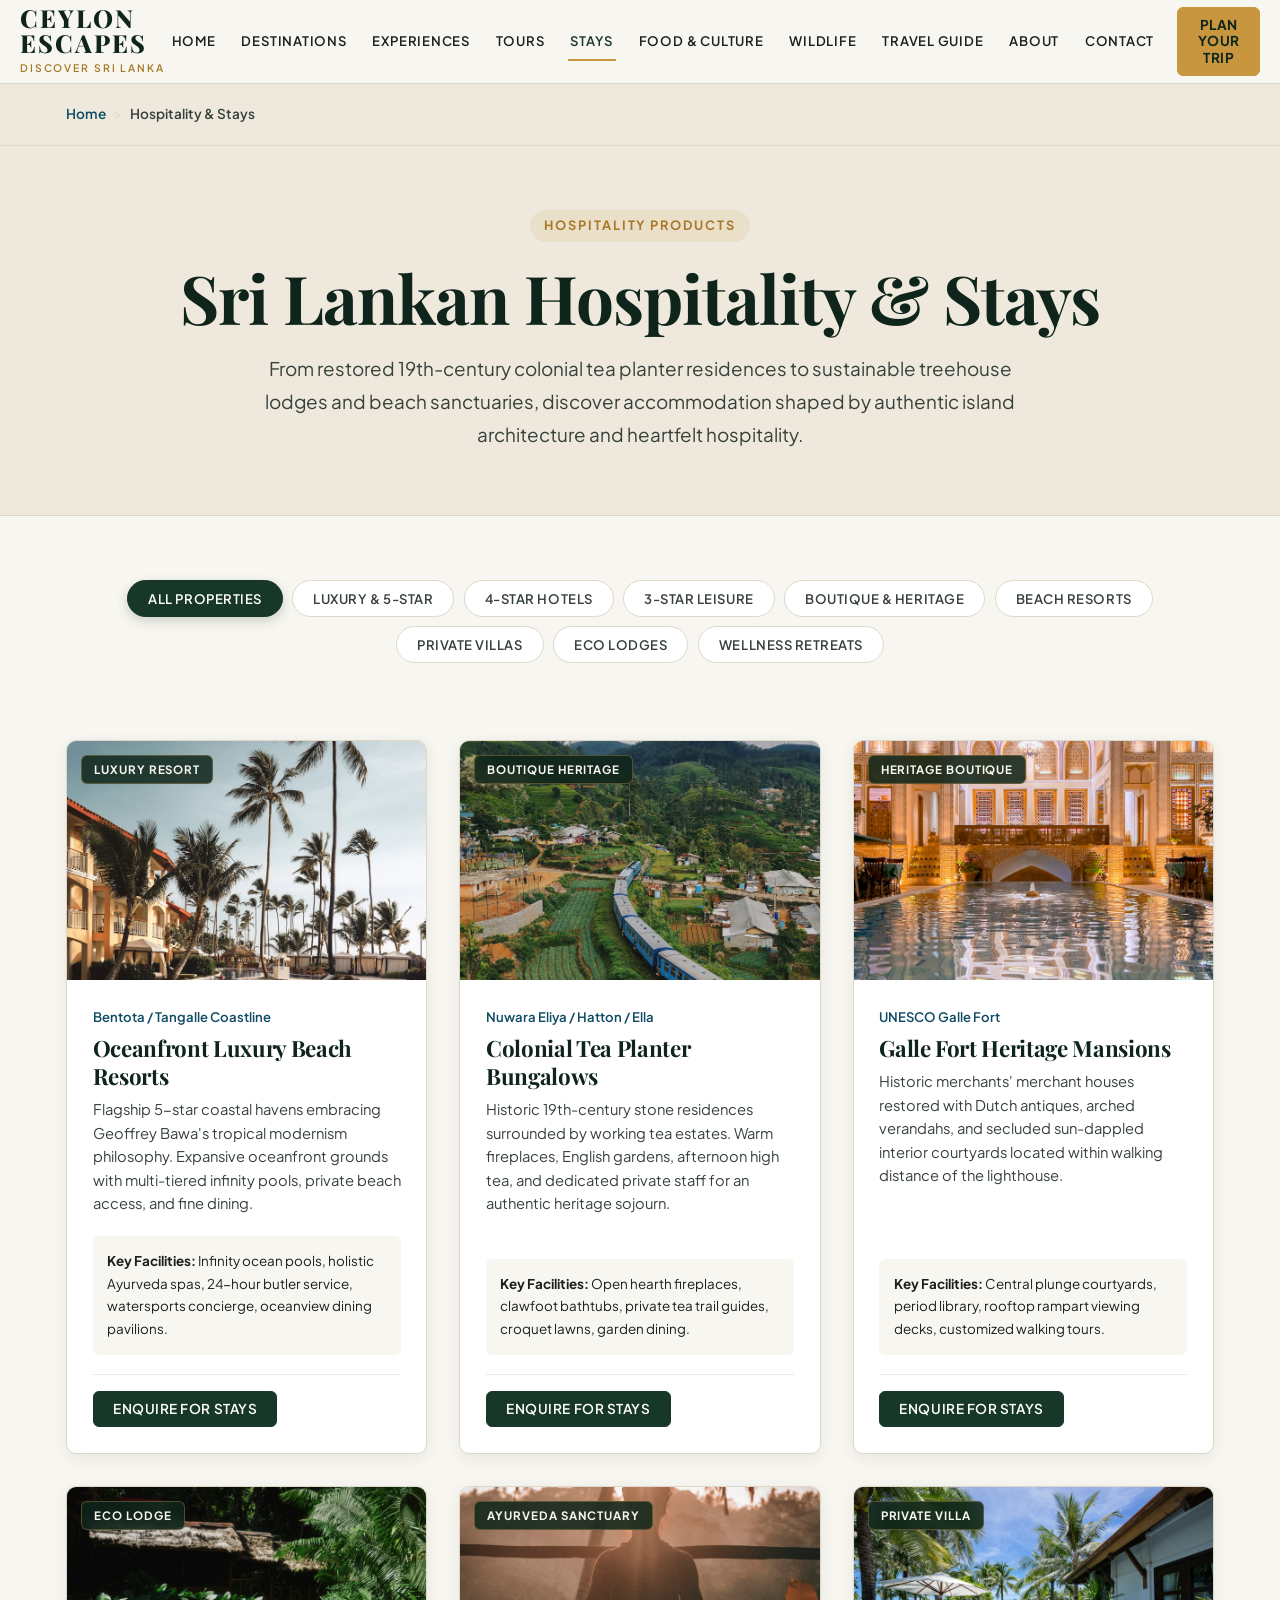
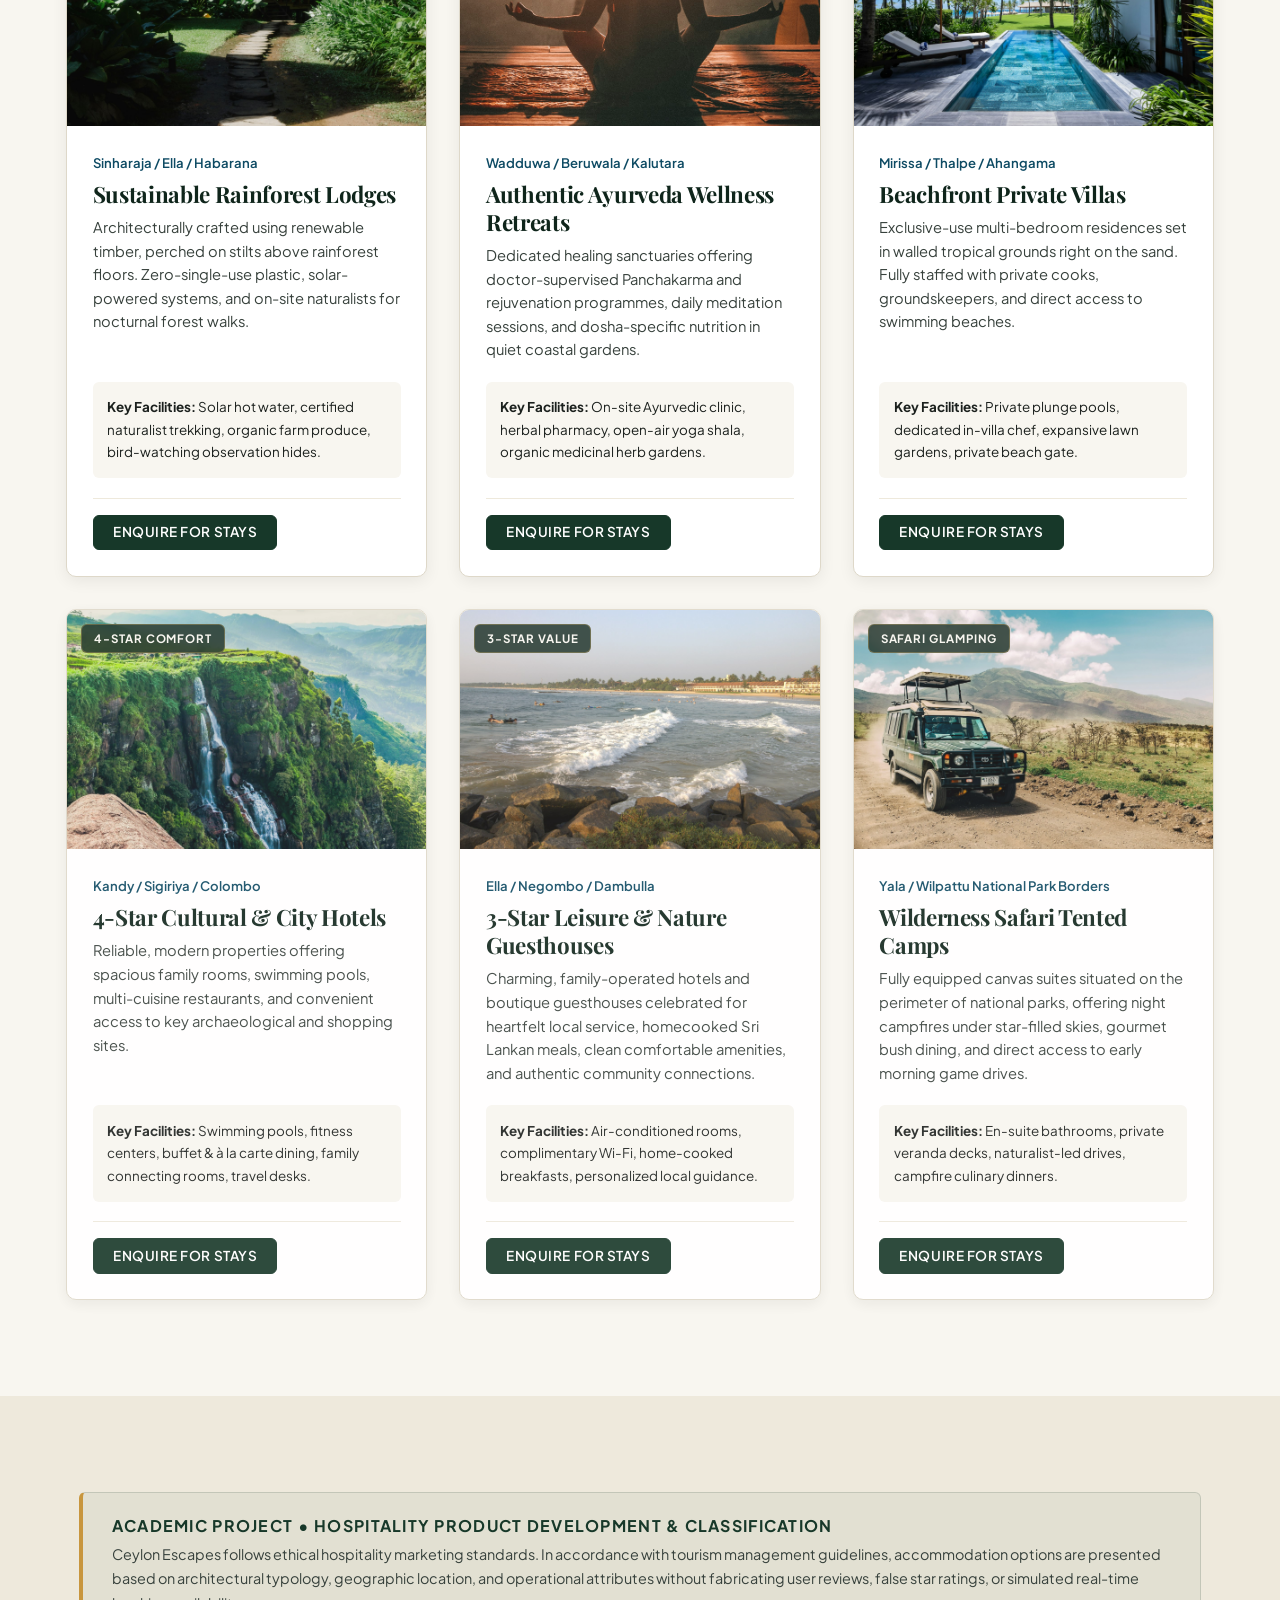
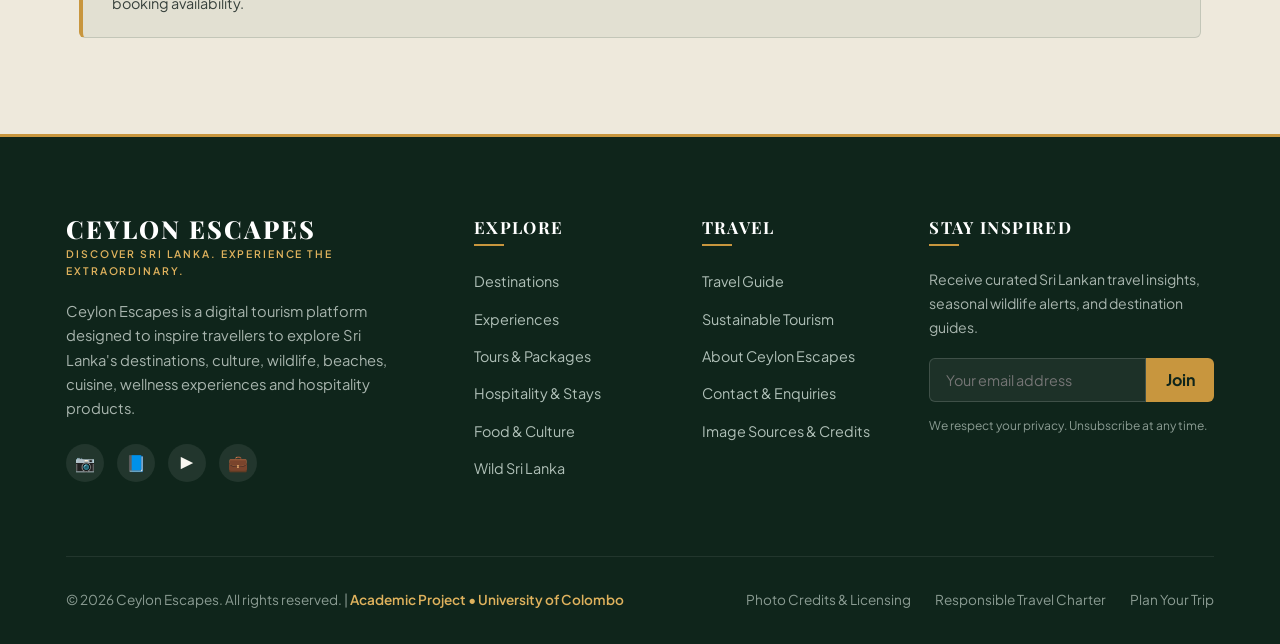
<file: stays.html>
<!DOCTYPE html>
<html lang="en">
<head>
  <meta charset="UTF-8">
  <meta name="viewport" content="width=device-width, initial-scale=1.0">
  <title>Hospitality &amp; Stays in Sri Lanka | Ceylon Escapes</title>
  <meta name="description" content="Discover diverse Sri Lankan hospitality products: luxury beachfront resorts, colonial tea bungalows, heritage boutique hotels, eco lodges, and Ayurveda wellness retreats.">
  <meta name="keywords" content="Sri Lanka hotels, Sri Lanka resorts, Ceylon tea bungalow, Galle Fort boutique hotel, Sri Lanka eco lodge, Ayurveda retreat Sri Lanka, Sri Lanka villas">

  <!-- Open Graph -->
  <meta property="og:title" content="Hospitality &amp; Stays in Sri Lanka | Ceylon Escapes">
  <meta property="og:description" content="Explore genuine Sri Lankan hospitality offerings from historic hill country bungalows to sustainable coastal sanctuaries.">
  <meta property="og:image" content="images/stay-luxury.jpg">

  <!-- Google Fonts -->
  <link rel="preconnect" href="https://fonts.googleapis.com">
  <link rel="preconnect" href="https://fonts.gstatic.com" crossorigin>
  <link href="https://fonts.googleapis.com/css2?family=Playfair+Display:ital,wght@0,500;0,600;0,700;0,800;1,400&family=Plus+Jakarta+Sans:wght@400;500;600;700&display=swap" rel="stylesheet">

  <link rel="stylesheet" href="css/style.css">
  <link rel="stylesheet" href="css/responsive.css">
</head>
<body>

  <a href="#main-content" class="skip-link">Skip to main content</a>

  <!-- Header -->
  <header class="site-header" role="banner">
    <div class="nav-container">
      <a href="index.html" class="brand-logo" aria-label="Ceylon Escapes Homepage">
        <span class="brand-name">Ceylon Escapes</span>
        <span class="brand-sub">Discover Sri Lanka</span>
      </a>

      <nav class="nav-menu" role="navigation" aria-label="Main Navigation">
        <a href="index.html" class="nav-link">Home</a>
        <a href="destinations.html" class="nav-link">Destinations</a>
        <a href="experiences.html" class="nav-link">Experiences</a>
        <a href="tours.html" class="nav-link">Tours</a>
        <a href="stays.html" class="nav-link active">Stays</a>
        <a href="food-culture.html" class="nav-link">Food &amp; Culture</a>
        <a href="wildlife.html" class="nav-link">Wildlife</a>
        <a href="travel-guide.html" class="nav-link">Travel Guide</a>
        <a href="about.html" class="nav-link">About</a>
        <a href="contact.html" class="nav-link">Contact</a>
        <div class="nav-actions">
          <a href="contact.html" class="btn btn-accent btn-sm">Plan Your Trip</a>
        </div>
      </nav>

      <button class="menu-toggle" aria-label="Toggle navigation menu" aria-expanded="false">
        <span></span>
        <span></span>
        <span></span>
      </button>
    </div>
  </header>

  <!-- Breadcrumb -->
  <nav class="breadcrumb-nav" aria-label="Breadcrumb">
    <div class="container-wide">
      <ol class="breadcrumb-list">
        <li><a href="index.html">Home</a></li>
        <li class="breadcrumb-separator">&gt;</li>
        <li class="breadcrumb-current" aria-current="page">Hospitality &amp; Stays</li>
      </ol>
    </div>
  </nav>

  <main id="main-content">

    <!-- Page Header Banner -->
    <section class="section-sm section-sand" style="border-bottom: 1px solid var(--color-sand-border);">
      <div class="container text-center" style="text-align: center;">
        <span class="section-tag">Hospitality Products</span>
        <h1>Sri Lankan Hospitality &amp; Stays</h1>
        <p class="lead" style="max-width: 800px; margin: 0.8rem auto 0 auto;">From restored 19th-century colonial tea planter residences to sustainable treehouse lodges and beach sanctuaries, discover accommodation shaped by authentic island architecture and heartfelt hospitality.</p>
      </div>
    </section>

    <!-- Filter Buttons -->
    <section class="section-sm" style="padding-bottom: 1rem;">
      <div class="container-wide">
        <div class="filter-nav" role="toolbar" aria-label="Stay Categories">
          <button class="filter-btn stay-filter-btn active" data-filter="all">All Properties</button>
          <button class="filter-btn stay-filter-btn" data-filter="luxury">Luxury &amp; 5-Star</button>
          <button class="filter-btn stay-filter-btn" data-filter="four-star">4-Star Hotels</button>
          <button class="filter-btn stay-filter-btn" data-filter="three-star">3-Star Leisure</button>
          <button class="filter-btn stay-filter-btn" data-filter="boutique">Boutique &amp; Heritage</button>
          <button class="filter-btn stay-filter-btn" data-filter="beach-resort">Beach Resorts</button>
          <button class="filter-btn stay-filter-btn" data-filter="villa">Private Villas</button>
          <button class="filter-btn stay-filter-btn" data-filter="eco-lodge">Eco Lodges</button>
          <button class="filter-btn stay-filter-btn" data-filter="wellness">Wellness Retreats</button>
        </div>
      </div>
    </section>

    <!-- Stays Catalogue Grid -->
    <section class="section" style="padding-top: 1rem;">
      <div class="container-wide">
        <div class="grid grid-3" id="stays-grid">

          <!-- 1. Luxury Resorts -->
          <article class="card stay-card" data-type="luxury beach-resort">
            <div class="card-img-wrapper">
              <span class="card-badge">Luxury Resort</span>
              <img src="images/stay-luxury.jpg" alt="Private infinity pool overlooking the Indian Ocean at a premier 5-star Sri Lankan resort" loading="lazy">
            </div>
            <div class="card-body">
              <div style="font-size: 0.82rem; font-weight: 600; color: var(--color-secondary); margin-bottom: 0.4rem;">Bentota / Tangalle Coastline</div>
              <h2 class="card-title">Oceanfront Luxury Beach Resorts</h2>
              <p class="card-text">Flagship 5-star coastal havens embracing Geoffrey Bawa's tropical modernism philosophy. Expansive oceanfront grounds with multi-tiered infinity pools, private beach access, and fine dining.</p>
              
              <div style="background: var(--color-sand); padding: 0.9rem; border-radius: var(--radius-sm); margin-bottom: 1.2rem; font-size: 0.84rem;">
                <strong>Key Facilities:</strong> Infinity ocean pools, holistic Ayurveda spas, 24-hour butler service, watersports concierge, oceanview dining pavilions.
              </div>

              <div class="card-meta">
                <a href="contact.html?accommodation=Luxury%20Beach%20Resort" class="btn btn-primary btn-sm">Enquire for Stays</a>
              </div>
            </div>
          </article>

          <!-- 2. Boutique Tea Bungalows -->
          <article class="card stay-card" data-type="boutique luxury">
            <div class="card-img-wrapper">
              <span class="card-badge">Boutique Heritage</span>
              <img src="images/stay-tea.jpg" alt="Historic colonial tea planters heritage bungalow nestled among rolling green tea estates" loading="lazy">
            </div>
            <div class="card-body">
              <div style="font-size: 0.82rem; font-weight: 600; color: var(--color-secondary); margin-bottom: 0.4rem;">Nuwara Eliya / Hatton / Ella</div>
              <h2 class="card-title">Colonial Tea Planter Bungalows</h2>
              <p class="card-text">Historic 19th-century stone residences surrounded by working tea estates. Warm fireplaces, English gardens, afternoon high tea, and dedicated private staff for an authentic heritage sojourn.</p>
              
              <div style="background: var(--color-sand); padding: 0.9rem; border-radius: var(--radius-sm); margin-bottom: 1.2rem; font-size: 0.84rem;">
                <strong>Key Facilities:</strong> Open hearth fireplaces, clawfoot bathtubs, private tea trail guides, croquet lawns, garden dining.
              </div>

              <div class="card-meta">
                <a href="contact.html?accommodation=Colonial%20Tea%20Bungalow" class="btn btn-primary btn-sm">Enquire for Stays</a>
              </div>
            </div>
          </article>

          <!-- 3. Galle Fort Boutique Mansions -->
          <article class="card stay-card" data-type="boutique four-star">
            <div class="card-img-wrapper">
              <span class="card-badge">Heritage Boutique</span>
              <img src="images/stay-boutique.jpg" alt="Charming inner courtyard with colonial arches at a restored boutique hotel in Galle Fort" loading="lazy">
            </div>
            <div class="card-body">
              <div style="font-size: 0.82rem; font-weight: 600; color: var(--color-secondary); margin-bottom: 0.4rem;">UNESCO Galle Fort</div>
              <h2 class="card-title">Galle Fort Heritage Mansions</h2>
              <p class="card-text">Historic merchants' merchant houses restored with Dutch antiques, arched verandahs, and secluded sun-dappled interior courtyards located within walking distance of the lighthouse.</p>
              
              <div style="background: var(--color-sand); padding: 0.9rem; border-radius: var(--radius-sm); margin-bottom: 1.2rem; font-size: 0.84rem;">
                <strong>Key Facilities:</strong> Central plunge courtyards, period library, rooftop rampart viewing decks, customized walking tours.
              </div>

              <div class="card-meta">
                <a href="contact.html?accommodation=Galle%20Heritage%20Mansion" class="btn btn-primary btn-sm">Enquire for Stays</a>
              </div>
            </div>
          </article>

          <!-- 4. Rainforest Eco Lodges -->
          <article class="card stay-card" data-type="eco-lodge">
            <div class="card-img-wrapper">
              <span class="card-badge">Eco Lodge</span>
              <img src="images/stay-eco.jpg" alt="Eco-friendly treehouse retreat built with sustainable timber overlooking tropical forest" loading="lazy">
            </div>
            <div class="card-body">
              <div style="font-size: 0.82rem; font-weight: 600; color: var(--color-secondary); margin-bottom: 0.4rem;">Sinharaja / Ella / Habarana</div>
              <h2 class="card-title">Sustainable Rainforest Lodges</h2>
              <p class="card-text">Architecturally crafted using renewable timber, perched on stilts above rainforest floors. Zero-single-use plastic, solar-powered systems, and on-site naturalists for nocturnal forest walks.</p>
              
              <div style="background: var(--color-sand); padding: 0.9rem; border-radius: var(--radius-sm); margin-bottom: 1.2rem; font-size: 0.84rem;">
                <strong>Key Facilities:</strong> Solar hot water, certified naturalist trekking, organic farm produce, bird-watching observation hides.
              </div>

              <div class="card-meta">
                <a href="contact.html?accommodation=Rainforest%20Eco%20Lodge" class="btn btn-primary btn-sm">Enquire for Stays</a>
              </div>
            </div>
          </article>

          <!-- 5. Ayurveda & Wellness Retreats -->
          <article class="card stay-card" data-type="wellness luxury">
            <div class="card-img-wrapper">
              <span class="card-badge">Ayurveda Sanctuary</span>
              <img src="images/stay-wellness.jpg" alt="Serene open-air pavilion surrounded by medicinal gardens at an authentic Ayurveda sanctuary" loading="lazy">
            </div>
            <div class="card-body">
              <div style="font-size: 0.82rem; font-weight: 600; color: var(--color-secondary); margin-bottom: 0.4rem;">Wadduwa / Beruwala / Kalutara</div>
              <h2 class="card-title">Authentic Ayurveda Wellness Retreats</h2>
              <p class="card-text">Dedicated healing sanctuaries offering doctor-supervised Panchakarma and rejuvenation programmes, daily meditation sessions, and dosha-specific nutrition in quiet coastal gardens.</p>
              
              <div style="background: var(--color-sand); padding: 0.9rem; border-radius: var(--radius-sm); margin-bottom: 1.2rem; font-size: 0.84rem;">
                <strong>Key Facilities:</strong> On-site Ayurvedic clinic, herbal pharmacy, open-air yoga shala, organic medicinal herb gardens.
              </div>

              <div class="card-meta">
                <a href="contact.html?accommodation=Ayurveda%20Retreat" class="btn btn-primary btn-sm">Enquire for Stays</a>
              </div>
            </div>
          </article>

          <!-- 6. Private Coastal Villas -->
          <article class="card stay-card" data-type="villa luxury beach-resort">
            <div class="card-img-wrapper">
              <span class="card-badge">Private Villa</span>
              <img src="images/stay-villa.jpg" alt="Exclusive beachfront villa with tropical gardens and direct access to pristine sands" loading="lazy">
            </div>
            <div class="card-body">
              <div style="font-size: 0.82rem; font-weight: 600; color: var(--color-secondary); margin-bottom: 0.4rem;">Mirissa / Thalpe / Ahangama</div>
              <h2 class="card-title">Beachfront Private Villas</h2>
              <p class="card-text">Exclusive-use multi-bedroom residences set in walled tropical grounds right on the sand. Fully staffed with private cooks, groundskeepers, and direct access to swimming beaches.</p>
              
              <div style="background: var(--color-sand); padding: 0.9rem; border-radius: var(--radius-sm); margin-bottom: 1.2rem; font-size: 0.84rem;">
                <strong>Key Facilities:</strong> Private plunge pools, dedicated in-villa chef, expansive lawn gardens, private beach gate.
              </div>

              <div class="card-meta">
                <a href="contact.html?accommodation=Private%20Coastal%20Villa" class="btn btn-primary btn-sm">Enquire for Stays</a>
              </div>
            </div>
          </article>

          <!-- 7. 4-Star Scenic City & Cultural Hotels -->
          <article class="card stay-card" data-type="four-star">
            <div class="card-img-wrapper">
              <span class="card-badge">4-Star Comfort</span>
              <img src="images/kandy.jpg" alt="Scenic city hotel overlooking peaceful Kandy Lake and surrounding hills" loading="lazy">
            </div>
            <div class="card-body">
              <div style="font-size: 0.82rem; font-weight: 600; color: var(--color-secondary); margin-bottom: 0.4rem;">Kandy / Sigiriya / Colombo</div>
              <h2 class="card-title">4-Star Cultural &amp; City Hotels</h2>
              <p class="card-text">Reliable, modern properties offering spacious family rooms, swimming pools, multi-cuisine restaurants, and convenient access to key archaeological and shopping sites.</p>
              
              <div style="background: var(--color-sand); padding: 0.9rem; border-radius: var(--radius-sm); margin-bottom: 1.2rem; font-size: 0.84rem;">
                <strong>Key Facilities:</strong> Swimming pools, fitness centers, buffet &amp; à la carte dining, family connecting rooms, travel desks.
              </div>

              <div class="card-meta">
                <a href="contact.html?accommodation=4-Star%20Hotels" class="btn btn-primary btn-sm">Enquire for Stays</a>
              </div>
            </div>
          </article>

          <!-- 8. 3-Star Authentic Leisure Hotels -->
          <article class="card stay-card" data-type="three-star">
            <div class="card-img-wrapper">
              <span class="card-badge">3-Star Value</span>
              <img src="images/bentota.jpg" alt="Comfortable coastal leisure hotel with tropical gardens" loading="lazy">
            </div>
            <div class="card-body">
              <div style="font-size: 0.82rem; font-weight: 600; color: var(--color-secondary); margin-bottom: 0.4rem;">Ella / Negombo / Dambulla</div>
              <h2 class="card-title">3-Star Leisure &amp; Nature Guesthouses</h2>
              <p class="card-text">Charming, family-operated hotels and boutique guesthouses celebrated for heartfelt local service, homecooked Sri Lankan meals, clean comfortable amenities, and authentic community connections.</p>
              
              <div style="background: var(--color-sand); padding: 0.9rem; border-radius: var(--radius-sm); margin-bottom: 1.2rem; font-size: 0.84rem;">
                <strong>Key Facilities:</strong> Air-conditioned rooms, complimentary Wi-Fi, home-cooked breakfasts, personalized local guidance.
              </div>

              <div class="card-meta">
                <a href="contact.html?accommodation=3-Star%20Hotels" class="btn btn-primary btn-sm">Enquire for Stays</a>
              </div>
            </div>
          </article>

          <!-- 9. Safari Tented Camps -->
          <article class="card stay-card" data-type="eco-lodge luxury">
            <div class="card-img-wrapper">
              <span class="card-badge">Safari Glamping</span>
              <img src="images/tour-wild.jpg" alt="Luxury safari tented camp situated on the border of Yala National Park" loading="lazy">
            </div>
            <div class="card-body">
              <div style="font-size: 0.82rem; font-weight: 600; color: var(--color-secondary); margin-bottom: 0.4rem;">Yala / Wilpattu National Park Borders</div>
              <h2 class="card-title">Wilderness Safari Tented Camps</h2>
              <p class="card-text">Fully equipped canvas suites situated on the perimeter of national parks, offering night campfires under star-filled skies, gourmet bush dining, and direct access to early morning game drives.</p>
              
              <div style="background: var(--color-sand); padding: 0.9rem; border-radius: var(--radius-sm); margin-bottom: 1.2rem; font-size: 0.84rem;">
                <strong>Key Facilities:</strong> En-suite bathrooms, private veranda decks, naturalist-led drives, campfire culinary dinners.
              </div>

              <div class="card-meta">
                <a href="contact.html?accommodation=Safari%20Tented%20Camp" class="btn btn-primary btn-sm">Enquire for Stays</a>
              </div>
            </div>
          </article>

        </div>
      </div>
    </section>

    <!-- Hospitality Marketing Note -->
    <section class="section-sm section-sand">
      <div class="container">
        <div class="academic-notice">
          <h5>Academic Project &bull; Hospitality Product Development &amp; Classification</h5>
          <p>Ceylon Escapes follows ethical hospitality marketing standards. In accordance with tourism management guidelines, accommodation options are presented based on architectural typology, geographic location, and operational attributes without fabricating user reviews, false star ratings, or simulated real-time booking availability.</p>
        </div>
      </div>
    </section>

  </main>

  <!-- Global Footer -->
  <footer class="site-footer" role="contentinfo">
    <div class="container-wide">
      <div class="footer-top">
        <div class="footer-brand">
          <div class="brand-logo">
            <span class="brand-name">Ceylon Escapes</span>
            <span class="brand-sub">Discover Sri Lanka. Experience the Extraordinary.</span>
          </div>
          <p>Ceylon Escapes is a digital tourism platform designed to inspire travellers to explore Sri Lanka's destinations, culture, wildlife, beaches, cuisine, wellness experiences and hospitality products.</p>
          <div class="social-links">
            <a href="https://instagram.com" class="social-btn" aria-label="Instagram" target="_blank" rel="noopener">📷</a>
            <a href="https://facebook.com" class="social-btn" aria-label="Facebook" target="_blank" rel="noopener">📘</a>
            <a href="https://youtube.com" class="social-btn" aria-label="YouTube" target="_blank" rel="noopener">▶️</a>
            <a href="https://linkedin.com" class="social-btn" aria-label="LinkedIn" target="_blank" rel="noopener">💼</a>
          </div>
        </div>

        <div class="footer-col">
          <h4>Explore</h4>
          <ul class="footer-links">
            <li><a href="destinations.html">Destinations</a></li>
            <li><a href="experiences.html">Experiences</a></li>
            <li><a href="tours.html">Tours &amp; Packages</a></li>
            <li><a href="stays.html">Hospitality &amp; Stays</a></li>
            <li><a href="food-culture.html">Food &amp; Culture</a></li>
            <li><a href="wildlife.html">Wild Sri Lanka</a></li>
          </ul>
        </div>

        <div class="footer-col">
          <h4>Travel</h4>
          <ul class="footer-links">
            <li><a href="travel-guide.html">Travel Guide</a></li>
            <li><a href="sustainable-tourism.html">Sustainable Tourism</a></li>
            <li><a href="about.html">About Ceylon Escapes</a></li>
            <li><a href="contact.html">Contact &amp; Enquiries</a></li>
            <li><a href="credits.html">Image Sources &amp; Credits</a></li>
          </ul>
        </div>

        <div class="footer-col">
          <h4>Stay Inspired</h4>
          <p style="font-size: 0.88rem; color: #a8b5ae; margin-top: 0;">Receive curated Sri Lankan travel insights, seasonal wildlife alerts, and destination guides.</p>
          <form class="newsletter-form" aria-label="Newsletter Subscription">
            <div class="input-group">
              <input type="email" placeholder="Your email address" aria-label="Email address for newsletter" required>
              <button type="submit" aria-label="Subscribe">Join</button>
            </div>
            <span class="newsletter-disclaimer">We respect your privacy. Unsubscribe at any time.</span>
          </form>
        </div>
      </div>

      <div class="footer-bottom">
        <div>
          &copy; 2026 Ceylon Escapes. All rights reserved. | 
          <a href="about.html#academic" style="color: var(--color-accent-light); font-weight: 600;">Academic Project &bull; University of Colombo</a>
        </div>
        <div class="footer-bottom-links">
          <a href="credits.html">Photo Credits &amp; Licensing</a>
          <a href="sustainable-tourism.html">Responsible Travel Charter</a>
          <a href="contact.html">Plan Your Trip</a>
        </div>
      </div>
    </div>
  </footer>

  <button class="back-to-top" aria-label="Scroll back to top">&uarr;</button>

  <script src="js/main.js"></script>
  <script src="js/search-filter.js"></script>
  <script src="js/form-validation.js"></script>
</body>
</html>
</file>
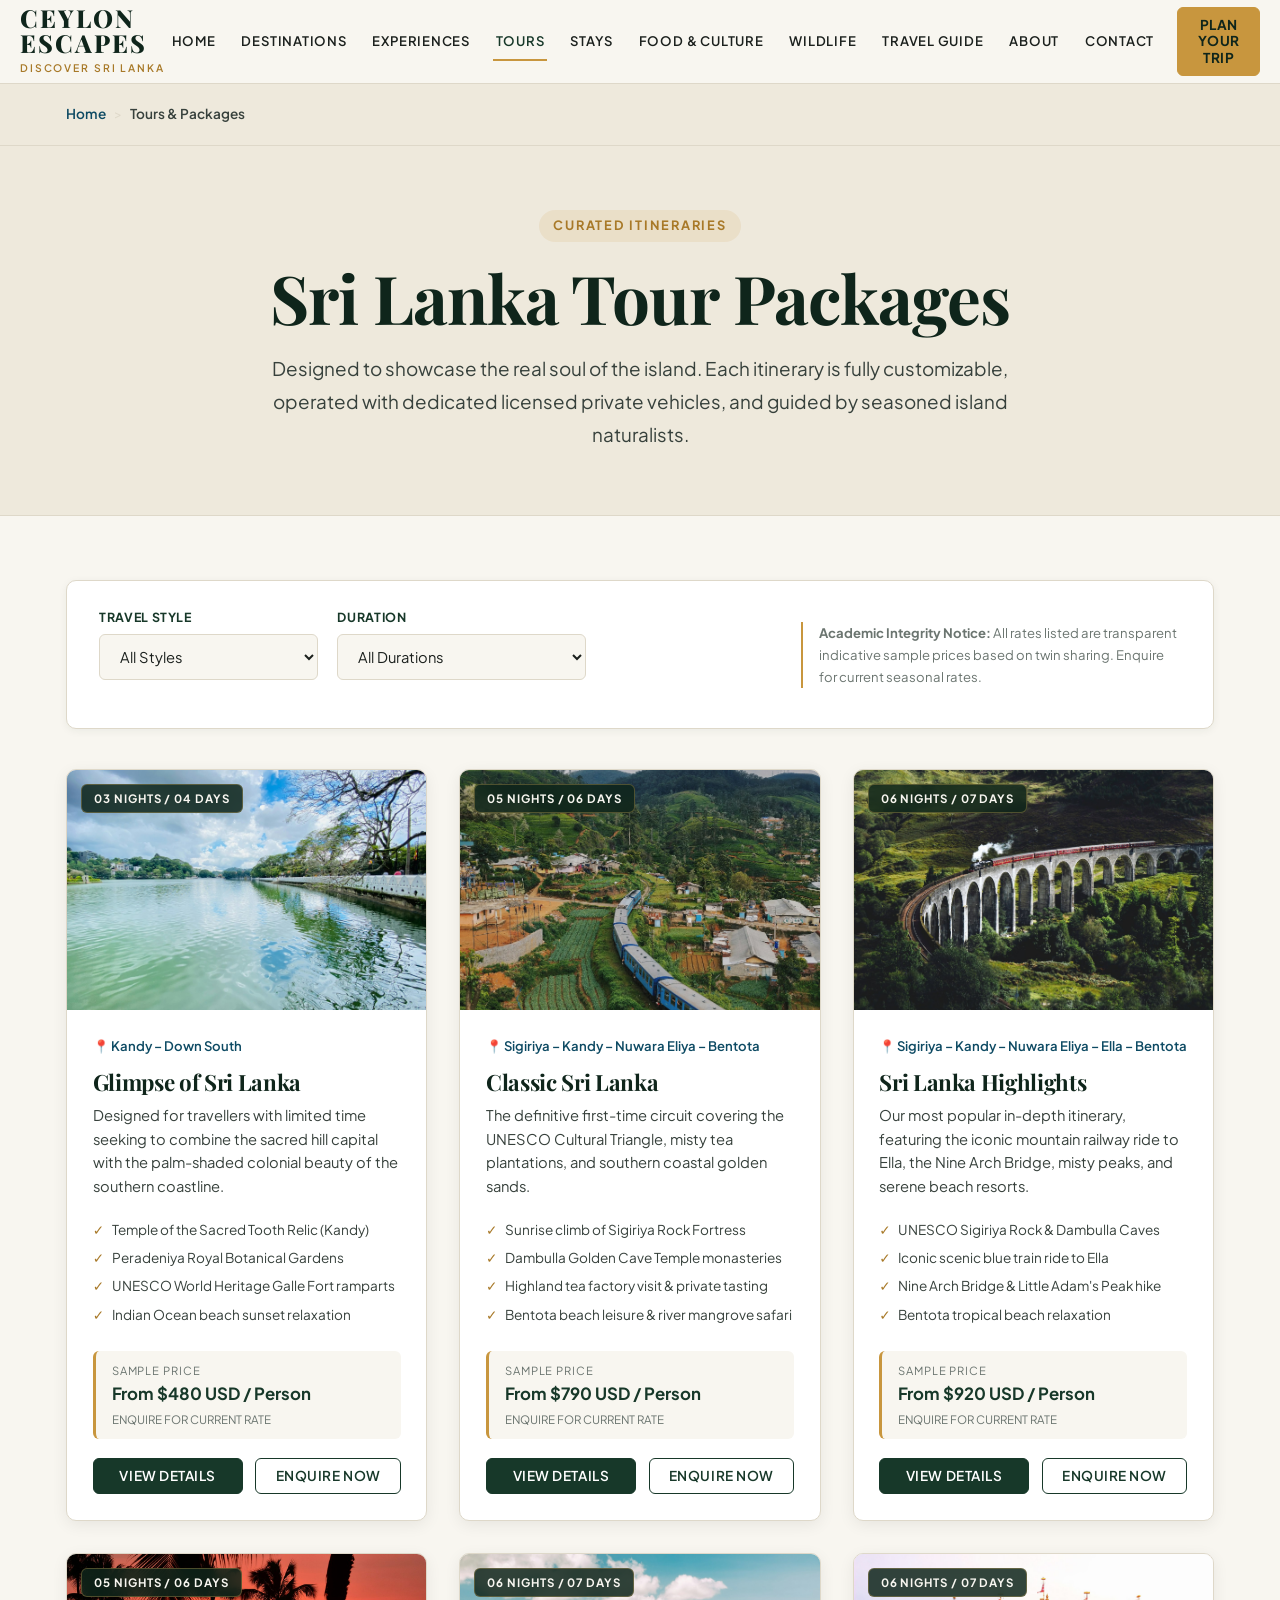
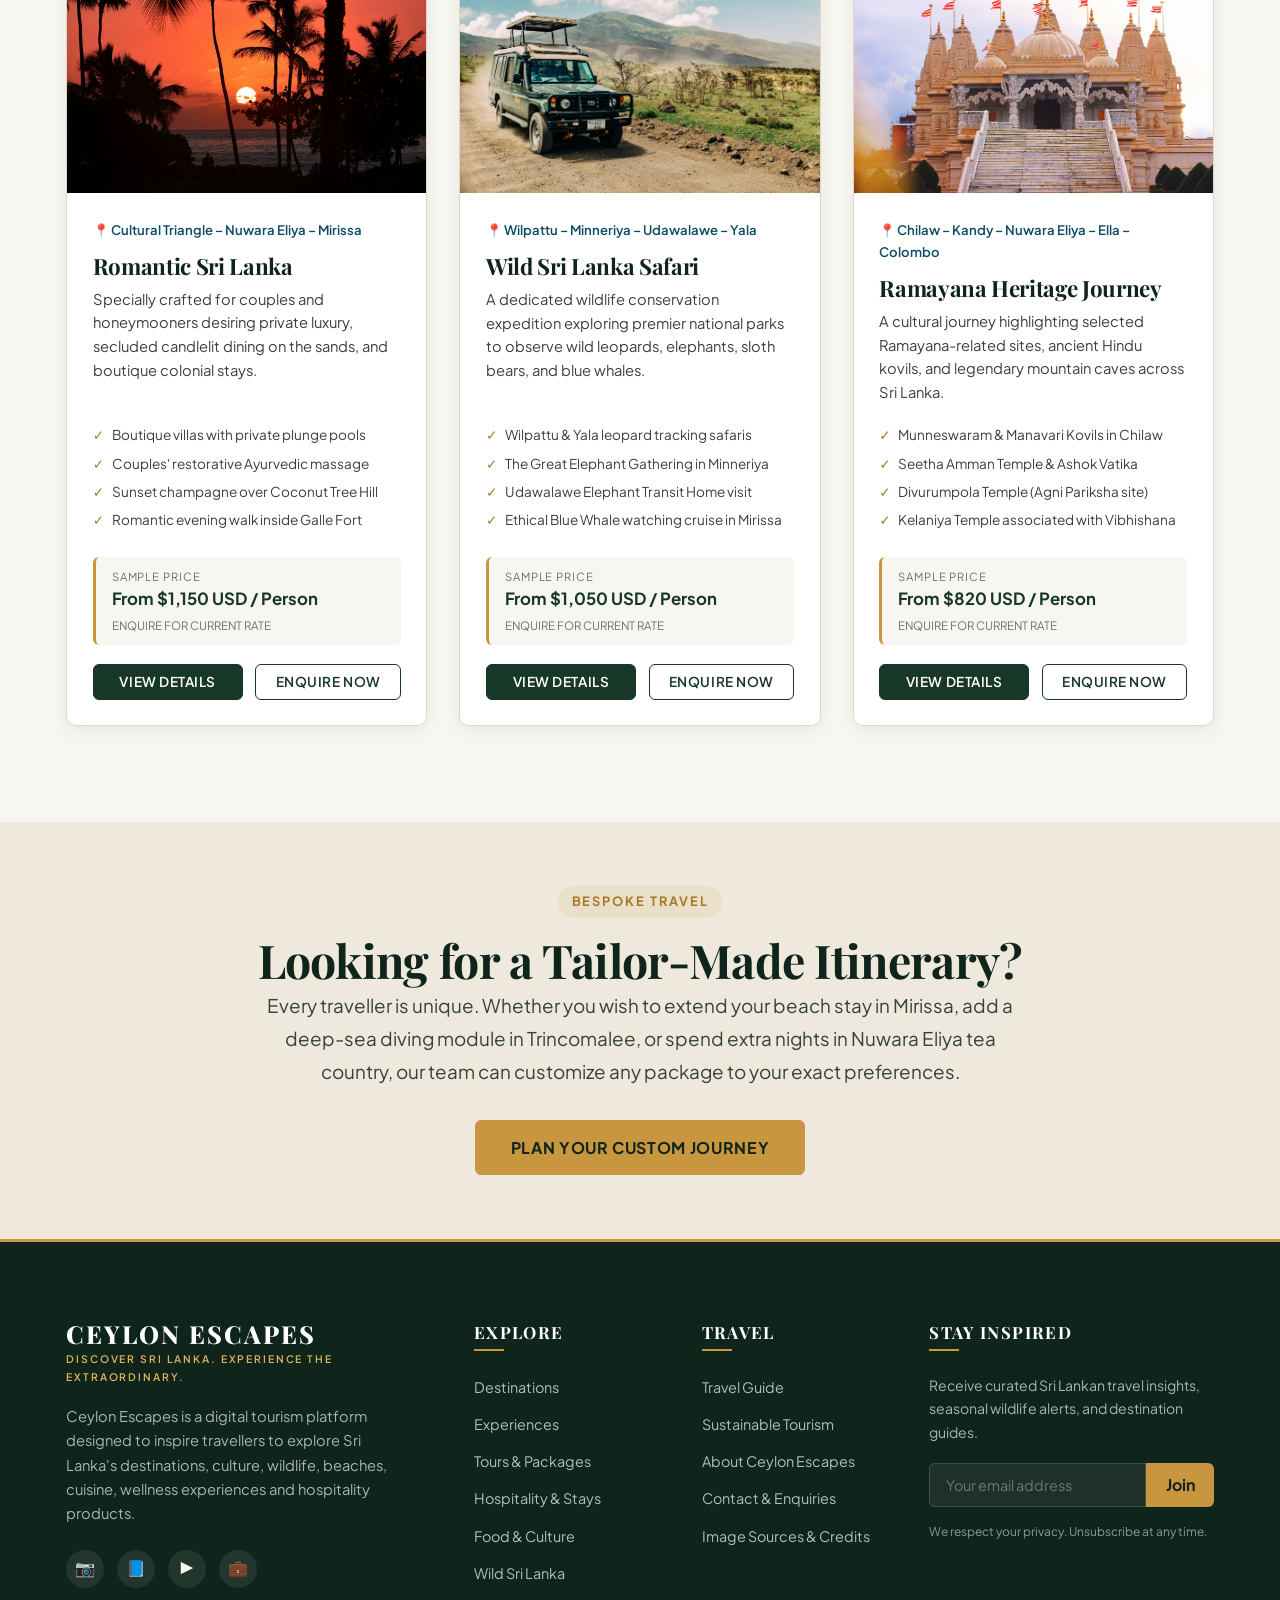
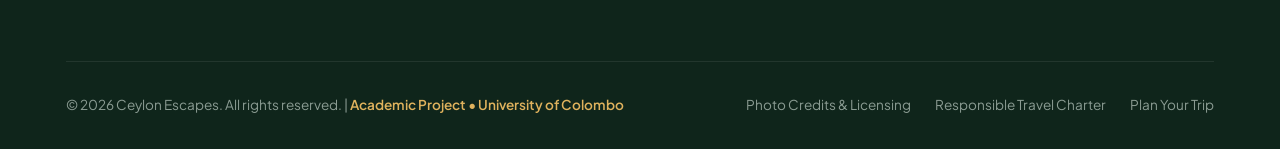
<file: tours.html>
<!DOCTYPE html>
<html lang="en">
<head>
  <meta charset="UTF-8">
  <meta name="viewport" content="width=device-width, initial-scale=1.0">
  <title>Tour Packages &amp; Itineraries | Ceylon Escapes</title>
  <meta name="description" content="Curated Sri Lanka travel itineraries: Classic Sri Lanka, Highlights, Romantic Honeymoon, Wild Safari, and Ramayana Heritage tours. Sample prices and transparent planning.">
  <meta name="keywords" content="Sri Lanka tours, Sri Lanka holiday packages, Classic Sri Lanka tour, Sri Lanka honeymoon package, Sri Lanka wildlife safari tour, Ramayana tour Sri Lanka">

  <!-- Open Graph -->
  <meta property="og:title" content="Tour Packages &amp; Itineraries | Ceylon Escapes">
  <meta property="og:description" content="Discover curated Sri Lankan travel itineraries with transparent sample pricing and customized private chauffeur-guide planning.">
  <meta property="og:image" content="images/tour-highlights.jpg">

  <!-- Google Fonts -->
  <link rel="preconnect" href="https://fonts.googleapis.com">
  <link rel="preconnect" href="https://fonts.gstatic.com" crossorigin>
  <link href="https://fonts.googleapis.com/css2?family=Playfair+Display:ital,wght@0,500;0,600;0,700;0,800;1,400&family=Plus+Jakarta+Sans:wght@400;500;600;700&display=swap" rel="stylesheet">

  <link rel="stylesheet" href="css/style.css">
  <link rel="stylesheet" href="css/responsive.css">
</head>
<body>

  <a href="#main-content" class="skip-link">Skip to main content</a>

  <!-- Header -->
  <header class="site-header" role="banner">
    <div class="nav-container">
      <a href="index.html" class="brand-logo" aria-label="Ceylon Escapes Homepage">
        <span class="brand-name">Ceylon Escapes</span>
        <span class="brand-sub">Discover Sri Lanka</span>
      </a>

      <nav class="nav-menu" role="navigation" aria-label="Main Navigation">
        <a href="index.html" class="nav-link">Home</a>
        <a href="destinations.html" class="nav-link">Destinations</a>
        <a href="experiences.html" class="nav-link">Experiences</a>
        <a href="tours.html" class="nav-link active">Tours</a>
        <a href="stays.html" class="nav-link">Stays</a>
        <a href="food-culture.html" class="nav-link">Food &amp; Culture</a>
        <a href="wildlife.html" class="nav-link">Wildlife</a>
        <a href="travel-guide.html" class="nav-link">Travel Guide</a>
        <a href="about.html" class="nav-link">About</a>
        <a href="contact.html" class="nav-link">Contact</a>
        <div class="nav-actions">
          <a href="contact.html" class="btn btn-accent btn-sm">Plan Your Trip</a>
        </div>
      </nav>

      <button class="menu-toggle" aria-label="Toggle navigation menu" aria-expanded="false">
        <span></span>
        <span></span>
        <span></span>
      </button>
    </div>
  </header>

  <!-- Breadcrumb -->
  <nav class="breadcrumb-nav" aria-label="Breadcrumb">
    <div class="container-wide">
      <ol class="breadcrumb-list">
        <li><a href="index.html">Home</a></li>
        <li class="breadcrumb-separator">&gt;</li>
        <li class="breadcrumb-current" aria-current="page">Tours &amp; Packages</li>
      </ol>
    </div>
  </nav>

  <main id="main-content">

    <!-- Page Header Banner -->
    <section class="section-sm section-sand" style="border-bottom: 1px solid var(--color-sand-border);">
      <div class="container text-center" style="text-align: center;">
        <span class="section-tag">Curated Itineraries</span>
        <h1>Sri Lanka Tour Packages</h1>
        <p class="lead" style="max-width: 820px; margin: 0.8rem auto 0 auto;">Designed to showcase the real soul of the island. Each itinerary is fully customizable, operated with dedicated licensed private vehicles, and guided by seasoned island naturalists.</p>
      </div>
    </section>

    <!-- Tour Filtering Controls -->
    <section class="section-sm" style="padding-bottom: 1.5rem;">
      <div class="container-wide">
        <div style="background: var(--color-white); padding: 1.6rem 2rem; border-radius: var(--radius-md); box-shadow: var(--shadow-sm); border: 1px solid var(--color-sand-border); display: flex; flex-wrap: wrap; gap: 1.5rem; align-items: center; justify-content: space-between;">
          
          <div style="display: flex; flex-wrap: wrap; gap: 1.2rem; align-items: center; flex-grow: 1;">
            <div class="form-group" style="min-width: 200px;">
              <label for="tour-filter-style">Travel Style</label>
              <select id="tour-filter-style" class="form-control">
                <option value="all">All Styles</option>
                <option value="culture">Culture &amp; Heritage</option>
                <option value="beach">Beach &amp; Relaxation</option>
                <option value="wildlife">Wildlife Safari</option>
                <option value="adventure">Active Adventure</option>
                <option value="honeymoon">Romantic / Honeymoon</option>
                <option value="family">Family Friendly</option>
                <option value="wellness">Ayurveda &amp; Wellness</option>
              </select>
            </div>

            <div class="form-group" style="min-width: 180px;">
              <label for="tour-filter-duration">Duration</label>
              <select id="tour-filter-duration" class="form-control">
                <option value="all">All Durations</option>
                <option value="short">03 - 04 Days (Short Escape)</option>
                <option value="medium">05 - 06 Days (Classic)</option>
                <option value="long">07+ Days (In-Depth)</option>
              </select>
            </div>
          </div>

          <div style="font-size: 0.82rem; color: var(--color-gray-medium); border-left: 2px solid var(--color-accent); padding-left: 1rem; max-width: 380px;">
            <strong>Academic Integrity Notice:</strong> All rates listed are transparent indicative sample prices based on twin sharing. Enquire for current seasonal rates.
          </div>

        </div>
      </div>
    </section>

    <!-- Tours Catalogue Grid -->
    <section class="section" style="padding-top: 1rem;">
      <div class="container-wide">
        <div class="grid grid-3" id="tours-catalogue-grid">

          <!-- Tour 1: Glimpse of Sri Lanka -->
          <article class="card tour-card" data-style="culture beach" data-duration="short">
            <div class="card-img-wrapper">
              <span class="card-badge">03 Nights / 04 Days</span>
              <img src="images/tour-glimpse.jpg" alt="Picturesque cultural vista of Kandy Lake and temple hill country" loading="lazy">
            </div>
            <div class="card-body">
              <div class="tour-route">📍 Kandy – Down South</div>
              <h2 class="card-title">Glimpse of Sri Lanka</h2>
              <p class="card-text">Designed for travellers with limited time seeking to combine the sacred hill capital with the palm-shaded colonial beauty of the southern coastline.</p>
              
              <ul class="tour-highlights">
                <li>Temple of the Sacred Tooth Relic (Kandy)</li>
                <li>Peradeniya Royal Botanical Gardens</li>
                <li>UNESCO World Heritage Galle Fort ramparts</li>
                <li>Indian Ocean beach sunset relaxation</li>
              </ul>

              <div class="tour-price-box">
                <span class="tour-price-label">SAMPLE PRICE</span>
                <span class="tour-price-val">From $480 USD / Person</span>
                <small style="display:block; font-size: 0.72rem; color: var(--color-gray-medium); margin-top: 2px;">ENQUIRE FOR CURRENT RATE</small>
              </div>

              <div style="display: flex; gap: 0.8rem; margin-top: auto;">
                <button class="btn btn-primary btn-sm view-tour-modal-btn" data-tour="glimpse-of-sri-lanka" style="flex-grow: 1;">View Details</button>
                <a href="contact.html?tour=Glimpse%20of%20Sri%20Lanka" class="btn btn-outline btn-sm">Enquire Now</a>
              </div>
            </div>
          </article>

          <!-- Tour 2: Classic Sri Lanka -->
          <article class="card tour-card" data-style="culture nature beach family" data-duration="medium">
            <div class="card-img-wrapper">
              <span class="card-badge">05 Nights / 06 Days</span>
              <img src="images/tour-classic.jpg" alt="Scenic rail journey through mist-covered tea plantations in central Sri Lanka" loading="lazy">
            </div>
            <div class="card-body">
              <div class="tour-route">📍 Sigiriya – Kandy – Nuwara Eliya – Bentota</div>
              <h2 class="card-title">Classic Sri Lanka</h2>
              <p class="card-text">The definitive first-time circuit covering the UNESCO Cultural Triangle, misty tea plantations, and southern coastal golden sands.</p>
              
              <ul class="tour-highlights">
                <li>Sunrise climb of Sigiriya Rock Fortress</li>
                <li>Dambulla Golden Cave Temple monasteries</li>
                <li>Highland tea factory visit &amp; private tasting</li>
                <li>Bentota beach leisure &amp; river mangrove safari</li>
              </ul>

              <div class="tour-price-box">
                <span class="tour-price-label">SAMPLE PRICE</span>
                <span class="tour-price-val">From $790 USD / Person</span>
                <small style="display:block; font-size: 0.72rem; color: var(--color-gray-medium); margin-top: 2px;">ENQUIRE FOR CURRENT RATE</small>
              </div>

              <div style="display: flex; gap: 0.8rem; margin-top: auto;">
                <button class="btn btn-primary btn-sm view-tour-modal-btn" data-tour="classic-sri-lanka" style="flex-grow: 1;">View Details</button>
                <a href="contact.html?tour=Classic%20Sri%20Lanka" class="btn btn-outline btn-sm">Enquire Now</a>
              </div>
            </div>
          </article>

          <!-- Tour 3: Sri Lanka Highlights -->
          <article class="card tour-card" data-style="culture adventure nature beach family" data-duration="long">
            <div class="card-img-wrapper">
              <span class="card-badge">06 Nights / 07 Days</span>
              <img src="images/tour-highlights.jpg" alt="Blue express train crossing the iconic stone Nine Arch Bridge in Ella" loading="lazy">
            </div>
            <div class="card-body">
              <div class="tour-route">📍 Sigiriya – Kandy – Nuwara Eliya – Ella – Bentota</div>
              <h2 class="card-title">Sri Lanka Highlights</h2>
              <p class="card-text">Our most popular in-depth itinerary, featuring the iconic mountain railway ride to Ella, the Nine Arch Bridge, misty peaks, and serene beach resorts.</p>
              
              <ul class="tour-highlights">
                <li>UNESCO Sigiriya Rock &amp; Dambulla Caves</li>
                <li>Iconic scenic blue train ride to Ella</li>
                <li>Nine Arch Bridge &amp; Little Adam's Peak hike</li>
                <li>Bentota tropical beach relaxation</li>
              </ul>

              <div class="tour-price-box">
                <span class="tour-price-label">SAMPLE PRICE</span>
                <span class="tour-price-val">From $920 USD / Person</span>
                <small style="display:block; font-size: 0.72rem; color: var(--color-gray-medium); margin-top: 2px;">ENQUIRE FOR CURRENT RATE</small>
              </div>

              <div style="display: flex; gap: 0.8rem; margin-top: auto;">
                <button class="btn btn-primary btn-sm view-tour-modal-btn" data-tour="sri-lanka-highlights" style="flex-grow: 1;">View Details</button>
                <a href="contact.html?tour=Sri%20Lanka%20Highlights" class="btn btn-outline btn-sm">Enquire Now</a>
              </div>
            </div>
          </article>

          <!-- Tour 4: Romantic Sri Lanka -->
          <article class="card tour-card" data-style="honeymoon wellness beach" data-duration="medium">
            <div class="card-img-wrapper">
              <span class="card-badge">05 Nights / 06 Days</span>
              <img src="images/tour-romantic.jpg" alt="Golden sunset with silhouette of palm trees over secluded Sri Lankan beach for couples" loading="lazy">
            </div>
            <div class="card-body">
              <div class="tour-route">📍 Cultural Triangle – Nuwara Eliya – Mirissa</div>
              <h2 class="card-title">Romantic Sri Lanka</h2>
              <p class="card-text">Specially crafted for couples and honeymooners desiring private luxury, secluded candlelit dining on the sands, and boutique colonial stays.</p>
              
              <ul class="tour-highlights">
                <li>Boutique villas with private plunge pools</li>
                <li>Couples' restorative Ayurvedic massage</li>
                <li>Sunset champagne over Coconut Tree Hill</li>
                <li>Romantic evening walk inside Galle Fort</li>
              </ul>

              <div class="tour-price-box">
                <span class="tour-price-label">SAMPLE PRICE</span>
                <span class="tour-price-val">From $1,150 USD / Person</span>
                <small style="display:block; font-size: 0.72rem; color: var(--color-gray-medium); margin-top: 2px;">ENQUIRE FOR CURRENT RATE</small>
              </div>

              <div style="display: flex; gap: 0.8rem; margin-top: auto;">
                <button class="btn btn-primary btn-sm view-tour-modal-btn" data-tour="romantic-sri-lanka" style="flex-grow: 1;">View Details</button>
                <a href="contact.html?tour=Romantic%20Sri%20Lanka" class="btn btn-outline btn-sm">Enquire Now</a>
              </div>
            </div>
          </article>

          <!-- Tour 5: Wild Sri Lanka Safari -->
          <article class="card tour-card" data-style="wildlife adventure nature" data-duration="long">
            <div class="card-img-wrapper">
              <span class="card-badge">06 Nights / 07 Days</span>
              <img src="images/tour-wild.jpg" alt="Open-top safari jeep traversing the wilderness tracks of Yala National Park" loading="lazy">
            </div>
            <div class="card-body">
              <div class="tour-route">📍 Wilpattu – Minneriya – Udawalawe – Yala</div>
              <h2 class="card-title">Wild Sri Lanka Safari</h2>
              <p class="card-text">A dedicated wildlife conservation expedition exploring premier national parks to observe wild leopards, elephants, sloth bears, and blue whales.</p>
              
              <ul class="tour-highlights">
                <li>Wilpattu &amp; Yala leopard tracking safaris</li>
                <li>The Great Elephant Gathering in Minneriya</li>
                <li>Udawalawe Elephant Transit Home visit</li>
                <li>Ethical Blue Whale watching cruise in Mirissa</li>
              </ul>

              <div class="tour-price-box">
                <span class="tour-price-label">SAMPLE PRICE</span>
                <span class="tour-price-val">From $1,050 USD / Person</span>
                <small style="display:block; font-size: 0.72rem; color: var(--color-gray-medium); margin-top: 2px;">ENQUIRE FOR CURRENT RATE</small>
              </div>

              <div style="display: flex; gap: 0.8rem; margin-top: auto;">
                <button class="btn btn-primary btn-sm view-tour-modal-btn" data-tour="wild-sri-lanka" style="flex-grow: 1;">View Details</button>
                <a href="contact.html?tour=Wild%20Sri%20Lanka" class="btn btn-outline btn-sm">Enquire Now</a>
              </div>
            </div>
          </article>

          <!-- Tour 6: Ramayana Heritage Journey -->
          <article class="card tour-card" data-style="culture" data-duration="long">
            <div class="card-img-wrapper">
              <span class="card-badge">06 Nights / 07 Days</span>
              <img src="images/tour-ramayana.jpg" alt="Colorful temple carvings at the historic Seetha Amman Temple in Nuwara Eliya" loading="lazy">
            </div>
            <div class="card-body">
              <div class="tour-route">📍 Chilaw – Kandy – Nuwara Eliya – Ella – Colombo</div>
              <h2 class="card-title">Ramayana Heritage Journey</h2>
              <p class="card-text">A cultural journey highlighting selected Ramayana-related sites, ancient Hindu kovils, and legendary mountain caves across Sri Lanka.</p>
              
              <ul class="tour-highlights">
                <li>Munneswaram &amp; Manavari Kovils in Chilaw</li>
                <li>Seetha Amman Temple &amp; Ashok Vatika</li>
                <li>Divurumpola Temple (Agni Pariksha site)</li>
                <li>Kelaniya Temple associated with Vibhishana</li>
              </ul>

              <div class="tour-price-box">
                <span class="tour-price-label">SAMPLE PRICE</span>
                <span class="tour-price-val">From $820 USD / Person</span>
                <small style="display:block; font-size: 0.72rem; color: var(--color-gray-medium); margin-top: 2px;">ENQUIRE FOR CURRENT RATE</small>
              </div>

              <div style="display: flex; gap: 0.8rem; margin-top: auto;">
                <button class="btn btn-primary btn-sm view-tour-modal-btn" data-tour="ramayana-heritage" style="flex-grow: 1;">View Details</button>
                <a href="contact.html?tour=Ramayana%20Heritage%20Journey" class="btn btn-outline btn-sm">Enquire Now</a>
              </div>
            </div>
          </article>

        </div>

        <div id="tours-no-results" style="display: none; text-align: center; padding: 3rem 1rem;">
          <h3>No packages match your specific filter criteria.</h3>
          <p>We specialize in custom itineraries! Contact our travel desk to create a tailored journey.</p>
          <a href="contact.html" class="btn btn-primary">Enquire for Custom Tour</a>
        </div>
      </div>
    </section>

    <!-- Custom Tour Planner Callout -->
    <section class="section-sm section-sand">
      <div class="container text-center" style="text-align: center; max-width: 800px;">
        <span class="section-tag">Bespoke Travel</span>
        <h2>Looking for a Tailor-Made Itinerary?</h2>
        <p class="lead">Every traveller is unique. Whether you wish to extend your beach stay in Mirissa, add a deep-sea diving module in Trincomalee, or spend extra nights in Nuwara Eliya tea country, our team can customize any package to your exact preferences.</p>
        <div style="margin-top: 2rem;">
          <a href="contact.html" class="btn btn-accent btn-lg">Plan Your Custom Journey</a>
        </div>
      </div>
    </section>

  </main>

  <!-- Global Footer -->
  <footer class="site-footer" role="contentinfo">
    <div class="container-wide">
      <div class="footer-top">
        <div class="footer-brand">
          <div class="brand-logo">
            <span class="brand-name">Ceylon Escapes</span>
            <span class="brand-sub">Discover Sri Lanka. Experience the Extraordinary.</span>
          </div>
          <p>Ceylon Escapes is a digital tourism platform designed to inspire travellers to explore Sri Lanka's destinations, culture, wildlife, beaches, cuisine, wellness experiences and hospitality products.</p>
          <div class="social-links">
            <a href="https://instagram.com" class="social-btn" aria-label="Instagram" target="_blank" rel="noopener">📷</a>
            <a href="https://facebook.com" class="social-btn" aria-label="Facebook" target="_blank" rel="noopener">📘</a>
            <a href="https://youtube.com" class="social-btn" aria-label="YouTube" target="_blank" rel="noopener">▶️</a>
            <a href="https://linkedin.com" class="social-btn" aria-label="LinkedIn" target="_blank" rel="noopener">💼</a>
          </div>
        </div>

        <div class="footer-col">
          <h4>Explore</h4>
          <ul class="footer-links">
            <li><a href="destinations.html">Destinations</a></li>
            <li><a href="experiences.html">Experiences</a></li>
            <li><a href="tours.html">Tours &amp; Packages</a></li>
            <li><a href="stays.html">Hospitality &amp; Stays</a></li>
            <li><a href="food-culture.html">Food &amp; Culture</a></li>
            <li><a href="wildlife.html">Wild Sri Lanka</a></li>
          </ul>
        </div>

        <div class="footer-col">
          <h4>Travel</h4>
          <ul class="footer-links">
            <li><a href="travel-guide.html">Travel Guide</a></li>
            <li><a href="sustainable-tourism.html">Sustainable Tourism</a></li>
            <li><a href="about.html">About Ceylon Escapes</a></li>
            <li><a href="contact.html">Contact &amp; Enquiries</a></li>
            <li><a href="credits.html">Image Sources &amp; Credits</a></li>
          </ul>
        </div>

        <div class="footer-col">
          <h4>Stay Inspired</h4>
          <p style="font-size: 0.88rem; color: #a8b5ae; margin-top: 0;">Receive curated Sri Lankan travel insights, seasonal wildlife alerts, and destination guides.</p>
          <form class="newsletter-form" aria-label="Newsletter Subscription">
            <div class="input-group">
              <input type="email" placeholder="Your email address" aria-label="Email address for newsletter" required>
              <button type="submit" aria-label="Subscribe">Join</button>
            </div>
            <span class="newsletter-disclaimer">We respect your privacy. Unsubscribe at any time.</span>
          </form>
        </div>
      </div>

      <div class="footer-bottom">
        <div>
          &copy; 2026 Ceylon Escapes. All rights reserved. | 
          <a href="about.html#academic" style="color: var(--color-accent-light); font-weight: 600;">Academic Project &bull; University of Colombo</a>
        </div>
        <div class="footer-bottom-links">
          <a href="credits.html">Photo Credits &amp; Licensing</a>
          <a href="sustainable-tourism.html">Responsible Travel Charter</a>
          <a href="contact.html">Plan Your Trip</a>
        </div>
      </div>
    </div>
  </footer>

  <button class="back-to-top" aria-label="Scroll back to top">&uarr;</button>

  <script src="js/main.js"></script>
  <script src="js/search-filter.js"></script>
  <script src="js/modal.js"></script>
  <script src="js/form-validation.js"></script>
</body>
</html>
</file>
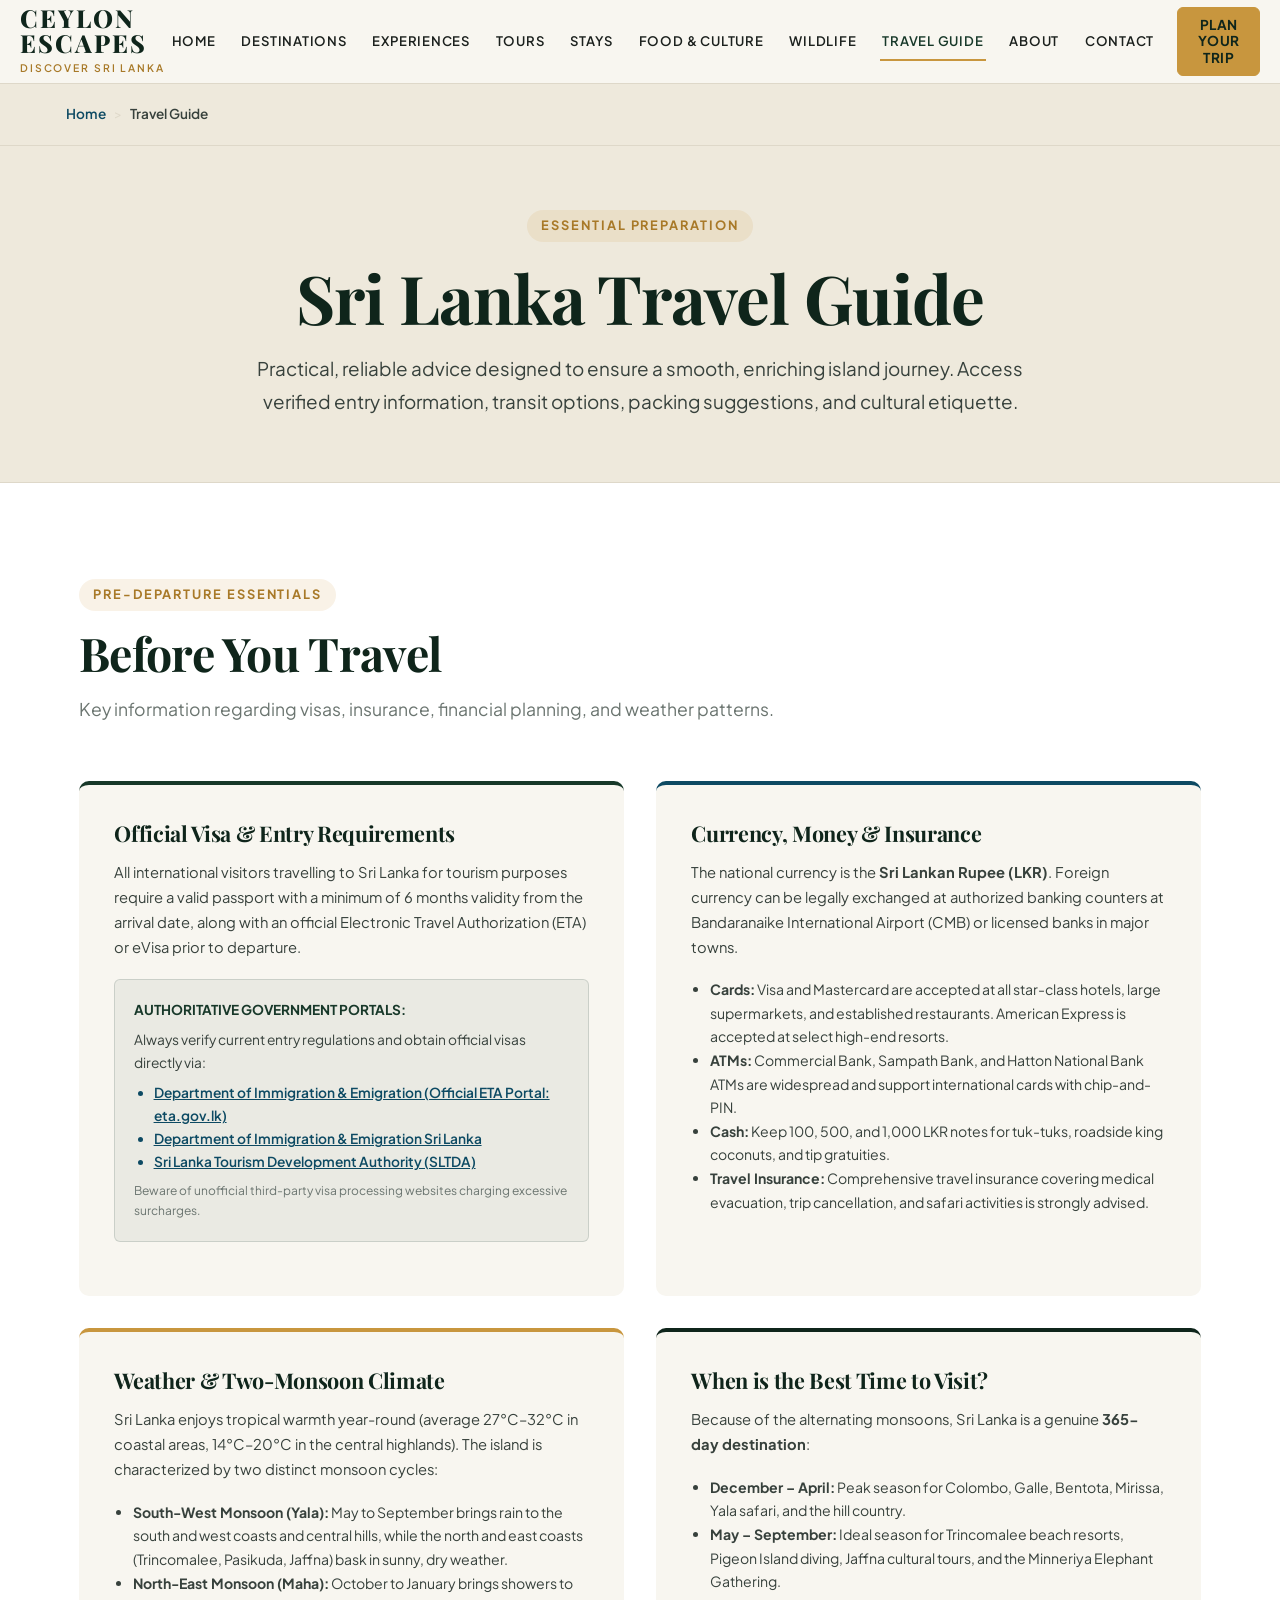
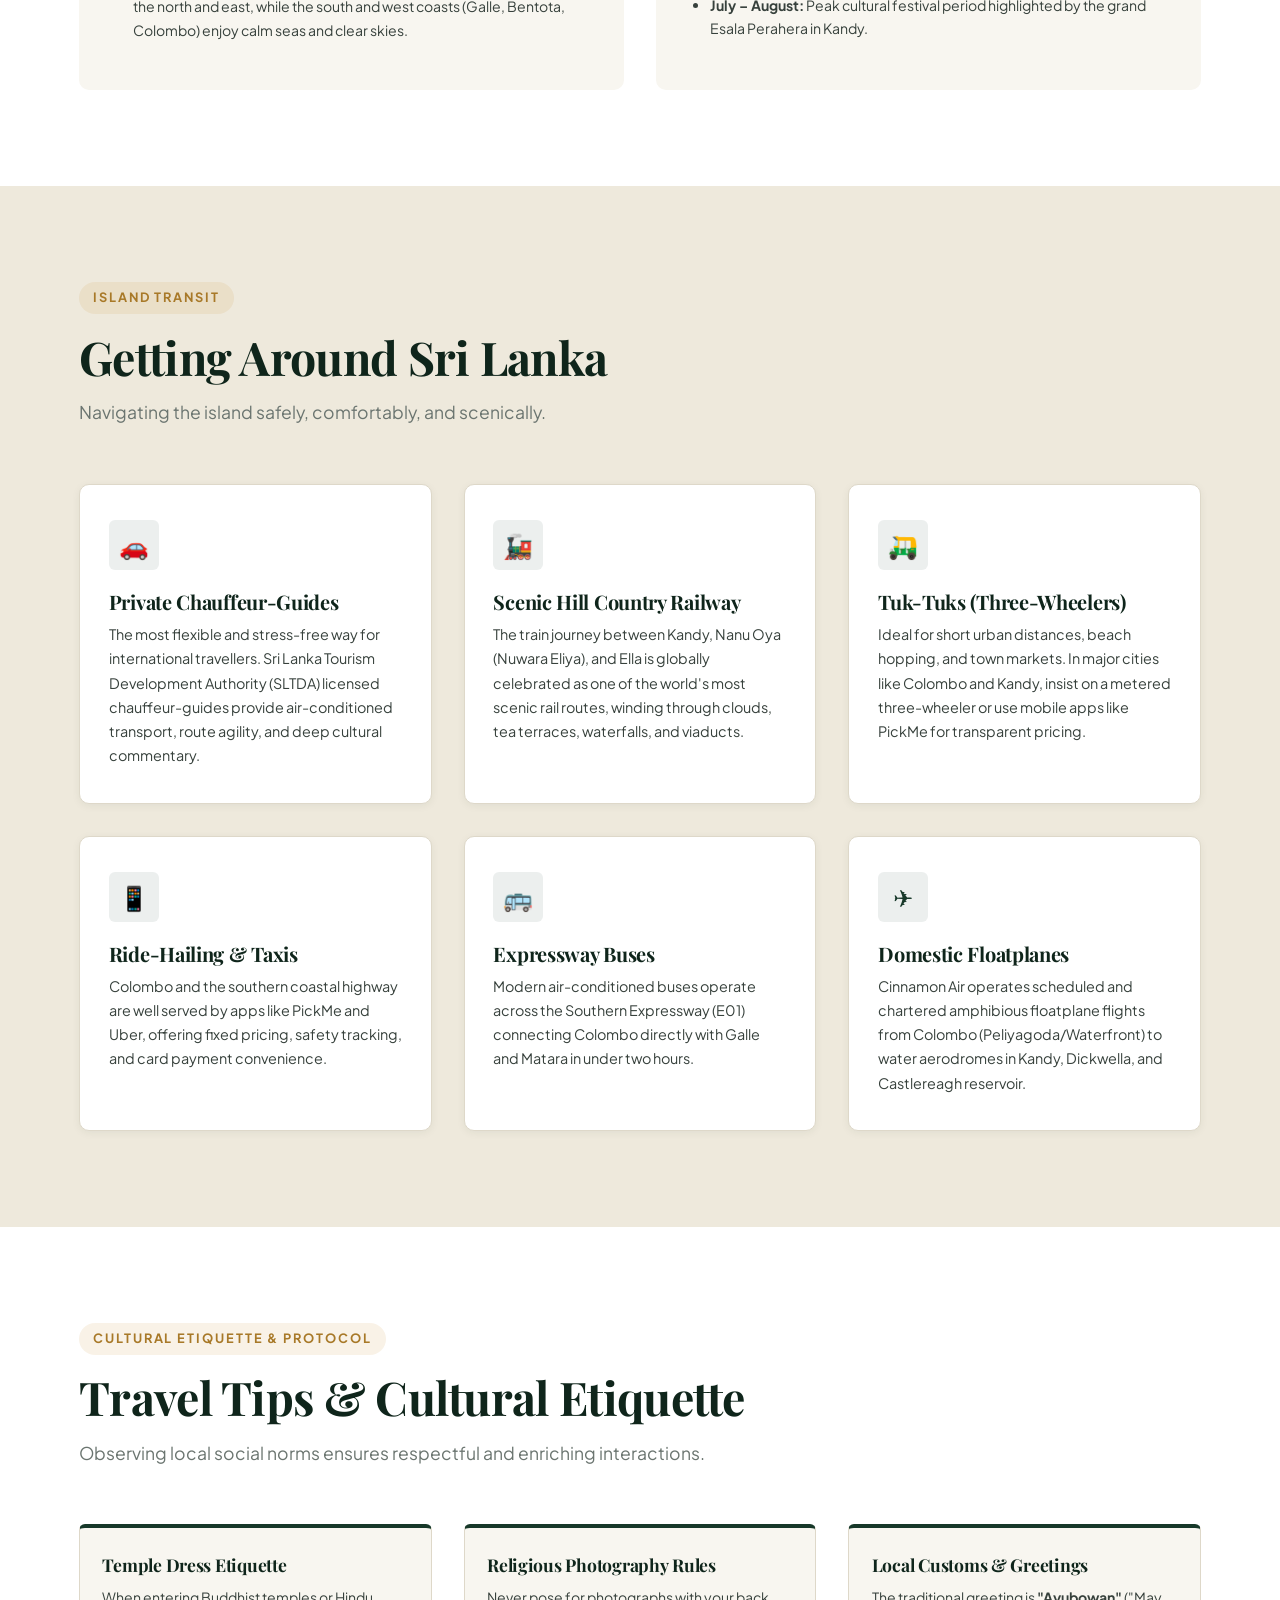
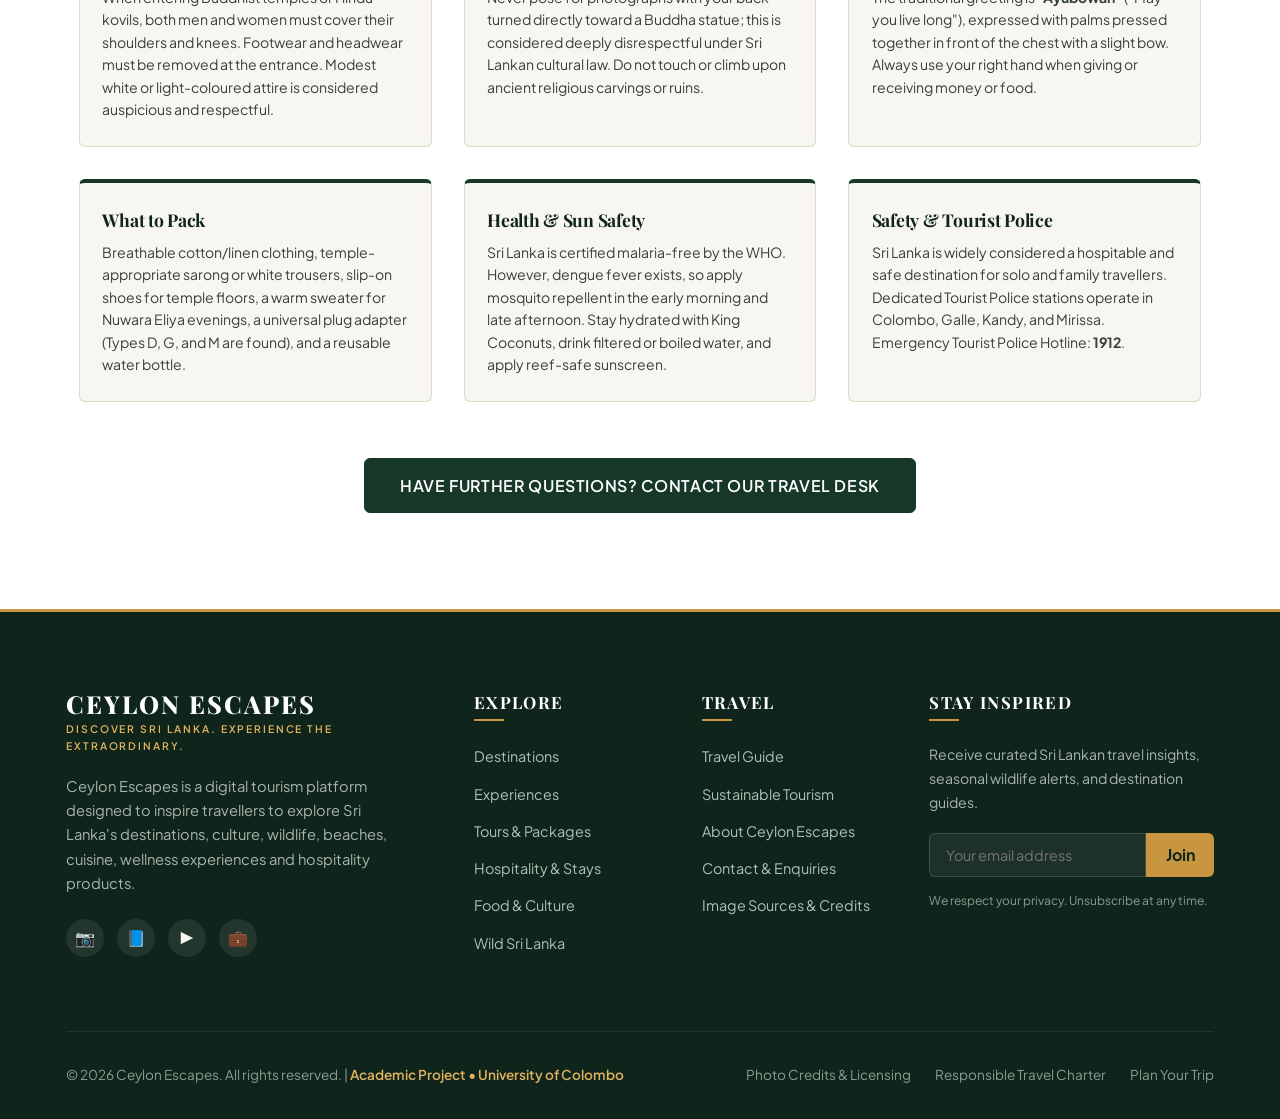
<file: travel-guide.html>
<!DOCTYPE html>
<html lang="en">
<head>
  <meta charset="UTF-8">
  <meta name="viewport" content="width=device-width, initial-scale=1.0">
  <title>Sri Lanka Practical Travel Guide | Ceylon Escapes</title>
  <meta name="description" content="Complete practical travel guide for Sri Lanka: official visa entry procedures, transportation, weather patterns, cultural etiquette, packing recommendations, and health tips.">
  <meta name="keywords" content="Sri Lanka travel guide, Sri Lanka visa official, Sri Lanka train travel, temple etiquette Sri Lanka, best time to visit Sri Lanka, Sri Lanka tourist police">

  <!-- Open Graph -->
  <meta property="og:title" content="Sri Lanka Practical Travel Guide | Ceylon Escapes">
  <meta property="og:description" content="Authoritative travel planning advice for international travellers visiting Sri Lanka with links to official government portals.">
  <meta property="og:image" content="images/ella.jpg">

  <!-- Google Fonts -->
  <link rel="preconnect" href="https://fonts.googleapis.com">
  <link rel="preconnect" href="https://fonts.gstatic.com" crossorigin>
  <link href="https://fonts.googleapis.com/css2?family=Playfair+Display:ital,wght@0,500;0,600;0,700;0,800;1,400&family=Plus+Jakarta+Sans:wght@400;500;600;700&display=swap" rel="stylesheet">

  <link rel="stylesheet" href="css/style.css">
  <link rel="stylesheet" href="css/responsive.css">
</head>
<body>

  <a href="#main-content" class="skip-link">Skip to main content</a>

  <!-- Header -->
  <header class="site-header" role="banner">
    <div class="nav-container">
      <a href="index.html" class="brand-logo" aria-label="Ceylon Escapes Homepage">
        <span class="brand-name">Ceylon Escapes</span>
        <span class="brand-sub">Discover Sri Lanka</span>
      </a>

      <nav class="nav-menu" role="navigation" aria-label="Main Navigation">
        <a href="index.html" class="nav-link">Home</a>
        <a href="destinations.html" class="nav-link">Destinations</a>
        <a href="experiences.html" class="nav-link">Experiences</a>
        <a href="tours.html" class="nav-link">Tours</a>
        <a href="stays.html" class="nav-link">Stays</a>
        <a href="food-culture.html" class="nav-link">Food &amp; Culture</a>
        <a href="wildlife.html" class="nav-link">Wildlife</a>
        <a href="travel-guide.html" class="nav-link active">Travel Guide</a>
        <a href="about.html" class="nav-link">About</a>
        <a href="contact.html" class="nav-link">Contact</a>
        <div class="nav-actions">
          <a href="contact.html" class="btn btn-accent btn-sm">Plan Your Trip</a>
        </div>
      </nav>

      <button class="menu-toggle" aria-label="Toggle navigation menu" aria-expanded="false">
        <span></span>
        <span></span>
        <span></span>
      </button>
    </div>
  </header>

  <!-- Breadcrumb -->
  <nav class="breadcrumb-nav" aria-label="Breadcrumb">
    <div class="container-wide">
      <ol class="breadcrumb-list">
        <li><a href="index.html">Home</a></li>
        <li class="breadcrumb-separator">&gt;</li>
        <li class="breadcrumb-current" aria-current="page">Travel Guide</li>
      </ol>
    </div>
  </nav>

  <main id="main-content">

    <!-- Page Header Banner -->
    <section class="section-sm section-sand" style="border-bottom: 1px solid var(--color-sand-border);">
      <div class="container text-center" style="text-align: center;">
        <span class="section-tag">Essential Preparation</span>
        <h1>Sri Lanka Travel Guide</h1>
        <p class="lead" style="max-width: 820px; margin: 0.8rem auto 0 auto;">Practical, reliable advice designed to ensure a smooth, enriching island journey. Access verified entry information, transit options, packing suggestions, and cultural etiquette.</p>
      </div>
    </section>

    <!-- 1. BEFORE YOU TRAVEL -->
    <section class="section section-white" aria-labelledby="before-travel-heading">
      <div class="container">
        <div class="section-header text-left">
          <span class="section-tag">Pre-Departure Essentials</span>
          <h2 id="before-travel-heading">Before You Travel</h2>
          <p>Key information regarding visas, insurance, financial planning, and weather patterns.</p>
        </div>

        <div class="grid grid-2">

          <!-- Visa & Entry Information with Authoritative Links -->
          <div style="background: var(--color-sand); padding: 2.2rem; border-radius: var(--radius-md); border-top: 4px solid var(--color-primary);">
            <h3 style="font-size: 1.35rem; margin-bottom: 0.8rem; color: var(--color-primary-dark);">Official Visa &amp; Entry Requirements</h3>
            <p style="font-size: 0.92rem; line-height: 1.7;">All international visitors travelling to Sri Lanka for tourism purposes require a valid passport with a minimum of 6 months validity from the arrival date, along with an official Electronic Travel Authorization (ETA) or eVisa prior to departure.</p>
            
            <div style="background: rgba(23,56,41,0.06); padding: 1.2rem; border-radius: var(--radius-sm); margin: 1.2rem 0; border: 1px solid rgba(23,56,41,0.15);">
              <strong style="display:block; color: var(--color-primary); font-size: 0.85rem; text-transform: uppercase; margin-bottom: 0.4rem;">Authoritative Government Portals:</strong>
              <p style="font-size: 0.86rem; margin-bottom: 0.4rem;">Always verify current entry regulations and obtain official visas directly via:</p>
              <ul style="list-style: disc; padding-left: 1.2rem; font-size: 0.86rem; color: var(--color-secondary);">
                <li><a href="https://www.eta.gov.lk" target="_blank" rel="noopener" style="text-decoration: underline; font-weight: 600;">Department of Immigration &amp; Emigration (Official ETA Portal: eta.gov.lk)</a></li>
                <li><a href="https://www.immigration.gov.lk" target="_blank" rel="noopener" style="text-decoration: underline; font-weight: 600;">Department of Immigration &amp; Emigration Sri Lanka</a></li>
                <li><a href="https://www.srilanka.travel" target="_blank" rel="noopener" style="text-decoration: underline; font-weight: 600;">Sri Lanka Tourism Development Authority (SLTDA)</a></li>
              </ul>
              <small style="display:block; color: var(--color-gray-medium); margin-top: 0.5rem; font-size: 0.75rem;">Beware of unofficial third-party visa processing websites charging excessive surcharges.</small>
            </div>
          </div>

          <!-- Currency & Payments -->
          <div style="background: var(--color-sand); padding: 2.2rem; border-radius: var(--radius-md); border-top: 4px solid var(--color-secondary);">
            <h3 style="font-size: 1.35rem; margin-bottom: 0.8rem; color: var(--color-primary-dark);">Currency, Money &amp; Insurance</h3>
            <p style="font-size: 0.92rem; line-height: 1.7;">The national currency is the <strong>Sri Lankan Rupee (LKR)</strong>. Foreign currency can be legally exchanged at authorized banking counters at Bandaranaike International Airport (CMB) or licensed banks in major towns.</p>
            <ul style="list-style: disc; padding-left: 1.2rem; font-size: 0.88rem; color: var(--color-gray-dark); margin: 0.8rem 0;">
              <li><strong>Cards:</strong> Visa and Mastercard are accepted at all star-class hotels, large supermarkets, and established restaurants. American Express is accepted at select high-end resorts.</li>
              <li><strong>ATMs:</strong> Commercial Bank, Sampath Bank, and Hatton National Bank ATMs are widespread and support international cards with chip-and-PIN.</li>
              <li><strong>Cash:</strong> Keep 100, 500, and 1,000 LKR notes for tuk-tuks, roadside king coconuts, and tip gratuities.</li>
              <li><strong>Travel Insurance:</strong> Comprehensive travel insurance covering medical evacuation, trip cancellation, and safari activities is strongly advised.</li>
            </ul>
          </div>

          <!-- Weather & Climate Patterns -->
          <div style="background: var(--color-sand); padding: 2.2rem; border-radius: var(--radius-md); border-top: 4px solid var(--color-accent);">
            <h3 style="font-size: 1.35rem; margin-bottom: 0.8rem; color: var(--color-primary-dark);">Weather &amp; Two-Monsoon Climate</h3>
            <p style="font-size: 0.92rem; line-height: 1.7;">Sri Lanka enjoys tropical warmth year-round (average 27°C–32°C in coastal areas, 14°C–20°C in the central highlands). The island is characterized by two distinct monsoon cycles:</p>
            <ul style="list-style: disc; padding-left: 1.2rem; font-size: 0.88rem; color: var(--color-gray-dark); margin: 0.8rem 0;">
              <li><strong>South-West Monsoon (Yala):</strong> May to September brings rain to the south and west coasts and central hills, while the north and east coasts (Trincomalee, Pasikuda, Jaffna) bask in sunny, dry weather.</li>
              <li><strong>North-East Monsoon (Maha):</strong> October to January brings showers to the north and east, while the south and west coasts (Galle, Bentota, Colombo) enjoy calm seas and clear skies.</li>
            </ul>
          </div>

          <!-- Best Time to Visit -->
          <div style="background: var(--color-sand); padding: 2.2rem; border-radius: var(--radius-md); border-top: 4px solid var(--color-primary-dark);">
            <h3 style="font-size: 1.35rem; margin-bottom: 0.8rem; color: var(--color-primary-dark);">When is the Best Time to Visit?</h3>
            <p style="font-size: 0.92rem; line-height: 1.7;">Because of the alternating monsoons, Sri Lanka is a genuine <strong>365-day destination</strong>:</p>
            <ul style="list-style: disc; padding-left: 1.2rem; font-size: 0.88rem; color: var(--color-gray-dark); margin: 0.8rem 0;">
              <li><strong>December – April:</strong> Peak season for Colombo, Galle, Bentota, Mirissa, Yala safari, and the hill country.</li>
              <li><strong>May – September:</strong> Ideal season for Trincomalee beach resorts, Pigeon Island diving, Jaffna cultural tours, and the Minneriya Elephant Gathering.</li>
              <li><strong>July – August:</strong> Peak cultural festival period highlighted by the grand Esala Perahera in Kandy.</li>
            </ul>
          </div>

        </div>
      </div>
    </section>

    <!-- 2. GETTING AROUND -->
    <section class="section section-sand" aria-labelledby="getting-around-heading">
      <div class="container">
        <div class="section-header text-left">
          <span class="section-tag">Island Transit</span>
          <h2 id="getting-around-heading">Getting Around Sri Lanka</h2>
          <p>Navigating the island safely, comfortably, and scenically.</p>
        </div>

        <div class="grid grid-3">

          <div class="feature-card">
            <div class="feature-icon-box">🚗</div>
            <h4>Private Chauffeur-Guides</h4>
            <p>The most flexible and stress-free way for international travellers. Sri Lanka Tourism Development Authority (SLTDA) licensed chauffeur-guides provide air-conditioned transport, route agility, and deep cultural commentary.</p>
          </div>

          <div class="feature-card">
            <div class="feature-icon-box">🚂</div>
            <h4>Scenic Hill Country Railway</h4>
            <p>The train journey between Kandy, Nanu Oya (Nuwara Eliya), and Ella is globally celebrated as one of the world's most scenic rail routes, winding through clouds, tea terraces, waterfalls, and viaducts.</p>
          </div>

          <div class="feature-card">
            <div class="feature-icon-box">🛺</div>
            <h4>Tuk-Tuks (Three-Wheelers)</h4>
            <p>Ideal for short urban distances, beach hopping, and town markets. In major cities like Colombo and Kandy, insist on a metered three-wheeler or use mobile apps like PickMe for transparent pricing.</p>
          </div>

          <div class="feature-card">
            <div class="feature-icon-box">📱</div>
            <h4>Ride-Hailing &amp; Taxis</h4>
            <p>Colombo and the southern coastal highway are well served by apps like PickMe and Uber, offering fixed pricing, safety tracking, and card payment convenience.</p>
          </div>

          <div class="feature-card">
            <div class="feature-icon-box">🚌</div>
            <h4>Expressway Buses</h4>
            <p>Modern air-conditioned buses operate across the Southern Expressway (E01) connecting Colombo directly with Galle and Matara in under two hours.</p>
          </div>

          <div class="feature-card">
            <div class="feature-icon-box">✈️</div>
            <h4>Domestic Floatplanes</h4>
            <p>Cinnamon Air operates scheduled and chartered amphibious floatplane flights from Colombo (Peliyagoda/Waterfront) to water aerodromes in Kandy, Dickwella, and Castlereagh reservoir.</p>
          </div>

        </div>
      </div>
    </section>

    <!-- 3. TRAVEL TIPS, PACKING & ETIQUETTE -->
    <section class="section section-white" aria-labelledby="tips-heading">
      <div class="container">
        <div class="section-header text-left">
          <span class="section-tag">Cultural Etiquette &amp; Protocol</span>
          <h2 id="tips-heading">Travel Tips &amp; Cultural Etiquette</h2>
          <p>Observing local social norms ensures respectful and enriching interactions.</p>
        </div>

        <div class="grid grid-3">

          <div class="responsible-card">
            <h4>Temple Dress Etiquette</h4>
            <p>When entering Buddhist temples or Hindu kovils, both men and women must cover their shoulders and knees. Footwear and headwear must be removed at the entrance. Modest white or light-coloured attire is considered auspicious and respectful.</p>
          </div>

          <div class="responsible-card">
            <h4>Religious Photography Rules</h4>
            <p>Never pose for photographs with your back turned directly toward a Buddha statue; this is considered deeply disrespectful under Sri Lankan cultural law. Do not touch or climb upon ancient religious carvings or ruins.</p>
          </div>

          <div class="responsible-card">
            <h4>Local Customs &amp; Greetings</h4>
            <p>The traditional greeting is <strong>"Ayubowan"</strong> ("May you live long"), expressed with palms pressed together in front of the chest with a slight bow. Always use your right hand when giving or receiving money or food.</p>
          </div>

          <div class="responsible-card">
            <h4>What to Pack</h4>
            <p>Breathable cotton/linen clothing, temple-appropriate sarong or white trousers, slip-on shoes for temple floors, a warm sweater for Nuwara Eliya evenings, a universal plug adapter (Types D, G, and M are found), and a reusable water bottle.</p>
          </div>

          <div class="responsible-card">
            <h4>Health &amp; Sun Safety</h4>
            <p>Sri Lanka is certified malaria-free by the WHO. However, dengue fever exists, so apply mosquito repellent in the early morning and late afternoon. Stay hydrated with King Coconuts, drink filtered or boiled water, and apply reef-safe sunscreen.</p>
          </div>

          <div class="responsible-card">
            <h4>Safety &amp; Tourist Police</h4>
            <p>Sri Lanka is widely considered a hospitable and safe destination for solo and family travellers. Dedicated Tourist Police stations operate in Colombo, Galle, Kandy, and Mirissa. Emergency Tourist Police Hotline: <strong>1912</strong>.</p>
          </div>

        </div>

        <div style="text-align: center; margin-top: 3.5rem;">
          <a href="contact.html" class="btn btn-primary btn-lg">Have Further Questions? Contact Our Travel Desk</a>
        </div>
      </div>
    </section>

  </main>

  <!-- Global Footer -->
  <footer class="site-footer" role="contentinfo">
    <div class="container-wide">
      <div class="footer-top">
        <div class="footer-brand">
          <div class="brand-logo">
            <span class="brand-name">Ceylon Escapes</span>
            <span class="brand-sub">Discover Sri Lanka. Experience the Extraordinary.</span>
          </div>
          <p>Ceylon Escapes is a digital tourism platform designed to inspire travellers to explore Sri Lanka's destinations, culture, wildlife, beaches, cuisine, wellness experiences and hospitality products.</p>
          <div class="social-links">
            <a href="https://instagram.com" class="social-btn" aria-label="Instagram" target="_blank" rel="noopener">📷</a>
            <a href="https://facebook.com" class="social-btn" aria-label="Facebook" target="_blank" rel="noopener">📘</a>
            <a href="https://youtube.com" class="social-btn" aria-label="YouTube" target="_blank" rel="noopener">▶️</a>
            <a href="https://linkedin.com" class="social-btn" aria-label="LinkedIn" target="_blank" rel="noopener">💼</a>
          </div>
        </div>

        <div class="footer-col">
          <h4>Explore</h4>
          <ul class="footer-links">
            <li><a href="destinations.html">Destinations</a></li>
            <li><a href="experiences.html">Experiences</a></li>
            <li><a href="tours.html">Tours &amp; Packages</a></li>
            <li><a href="stays.html">Hospitality &amp; Stays</a></li>
            <li><a href="food-culture.html">Food &amp; Culture</a></li>
            <li><a href="wildlife.html">Wild Sri Lanka</a></li>
          </ul>
        </div>

        <div class="footer-col">
          <h4>Travel</h4>
          <ul class="footer-links">
            <li><a href="travel-guide.html">Travel Guide</a></li>
            <li><a href="sustainable-tourism.html">Sustainable Tourism</a></li>
            <li><a href="about.html">About Ceylon Escapes</a></li>
            <li><a href="contact.html">Contact &amp; Enquiries</a></li>
            <li><a href="credits.html">Image Sources &amp; Credits</a></li>
          </ul>
        </div>

        <div class="footer-col">
          <h4>Stay Inspired</h4>
          <p style="font-size: 0.88rem; color: #a8b5ae; margin-top: 0;">Receive curated Sri Lankan travel insights, seasonal wildlife alerts, and destination guides.</p>
          <form class="newsletter-form" aria-label="Newsletter Subscription">
            <div class="input-group">
              <input type="email" placeholder="Your email address" aria-label="Email address for newsletter" required>
              <button type="submit" aria-label="Subscribe">Join</button>
            </div>
            <span class="newsletter-disclaimer">We respect your privacy. Unsubscribe at any time.</span>
          </form>
        </div>
      </div>

      <div class="footer-bottom">
        <div>
          &copy; 2026 Ceylon Escapes. All rights reserved. | 
          <a href="about.html#academic" style="color: var(--color-accent-light); font-weight: 600;">Academic Project &bull; University of Colombo</a>
        </div>
        <div class="footer-bottom-links">
          <a href="credits.html">Photo Credits &amp; Licensing</a>
          <a href="sustainable-tourism.html">Responsible Travel Charter</a>
          <a href="contact.html">Plan Your Trip</a>
        </div>
      </div>
    </div>
  </footer>

  <button class="back-to-top" aria-label="Scroll back to top">&uarr;</button>

  <script src="js/main.js"></script>
  <script src="js/form-validation.js"></script>
</body>
</html>
</file>
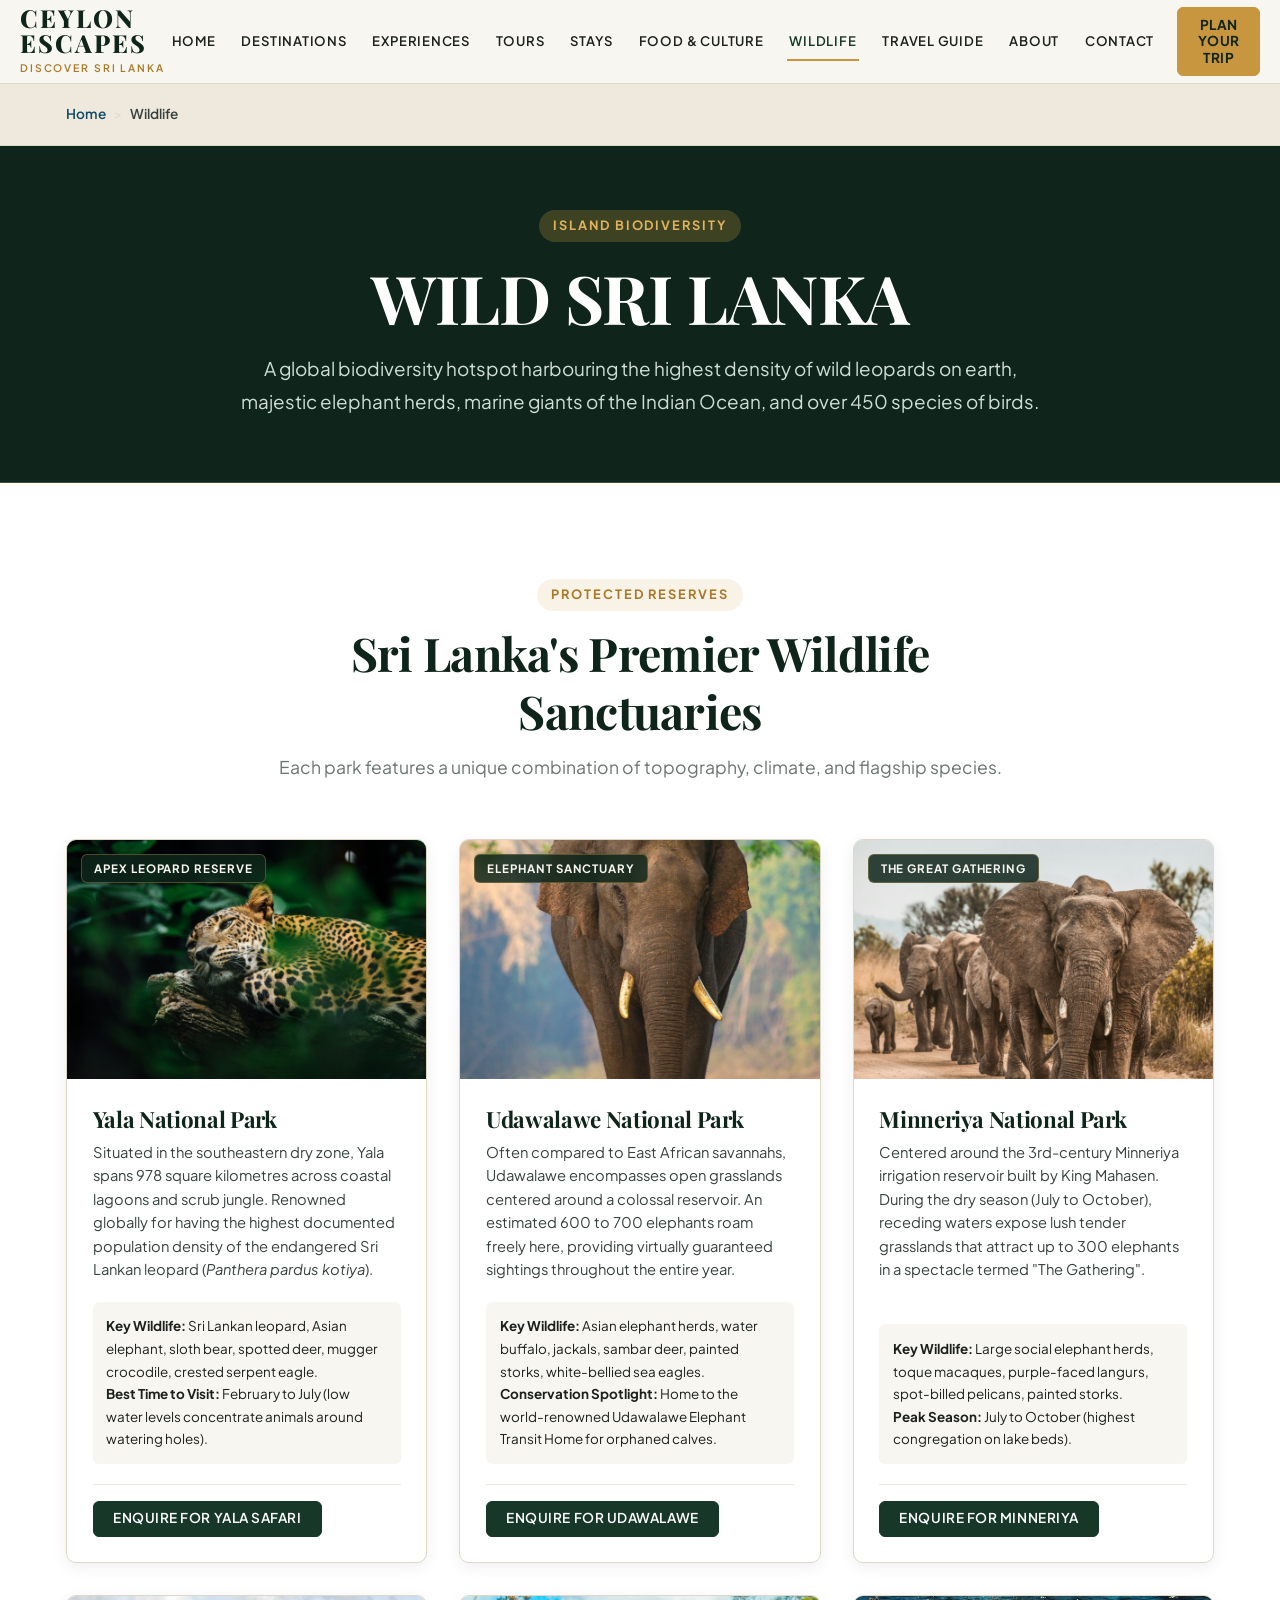
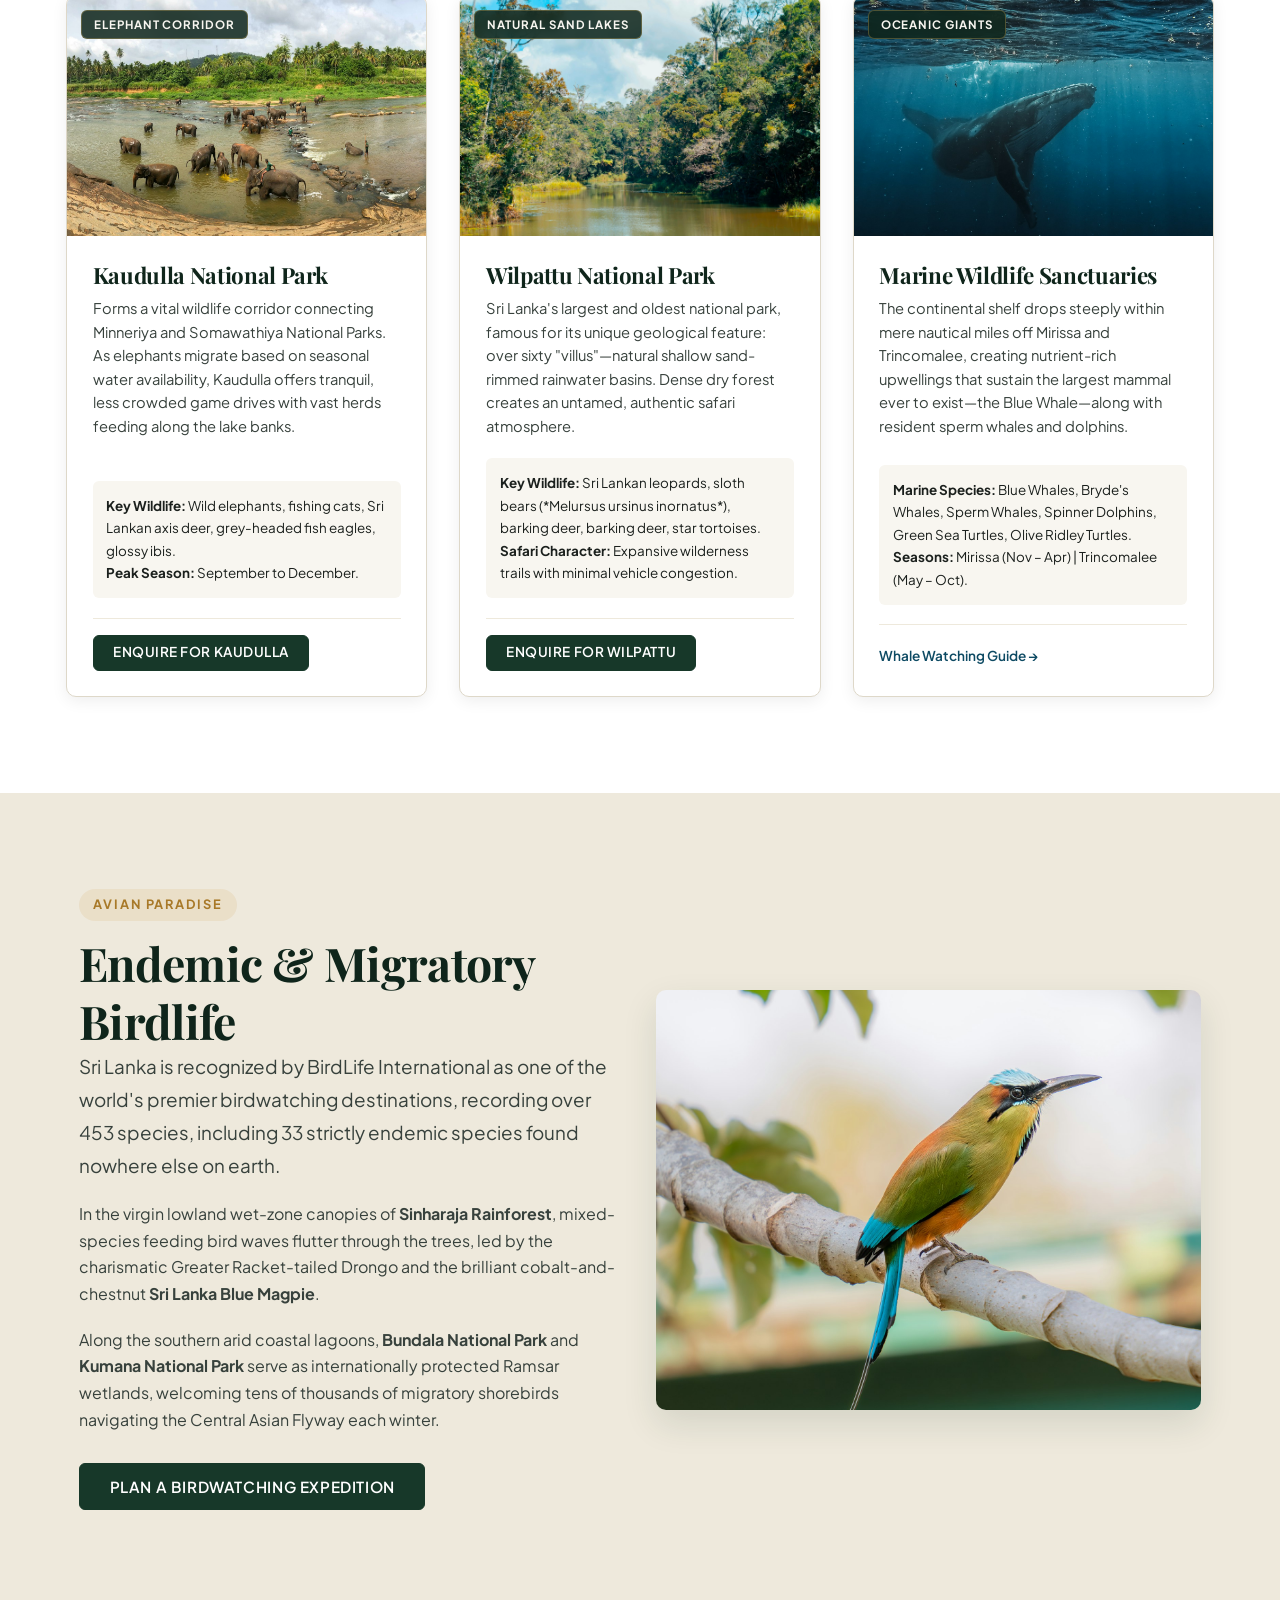
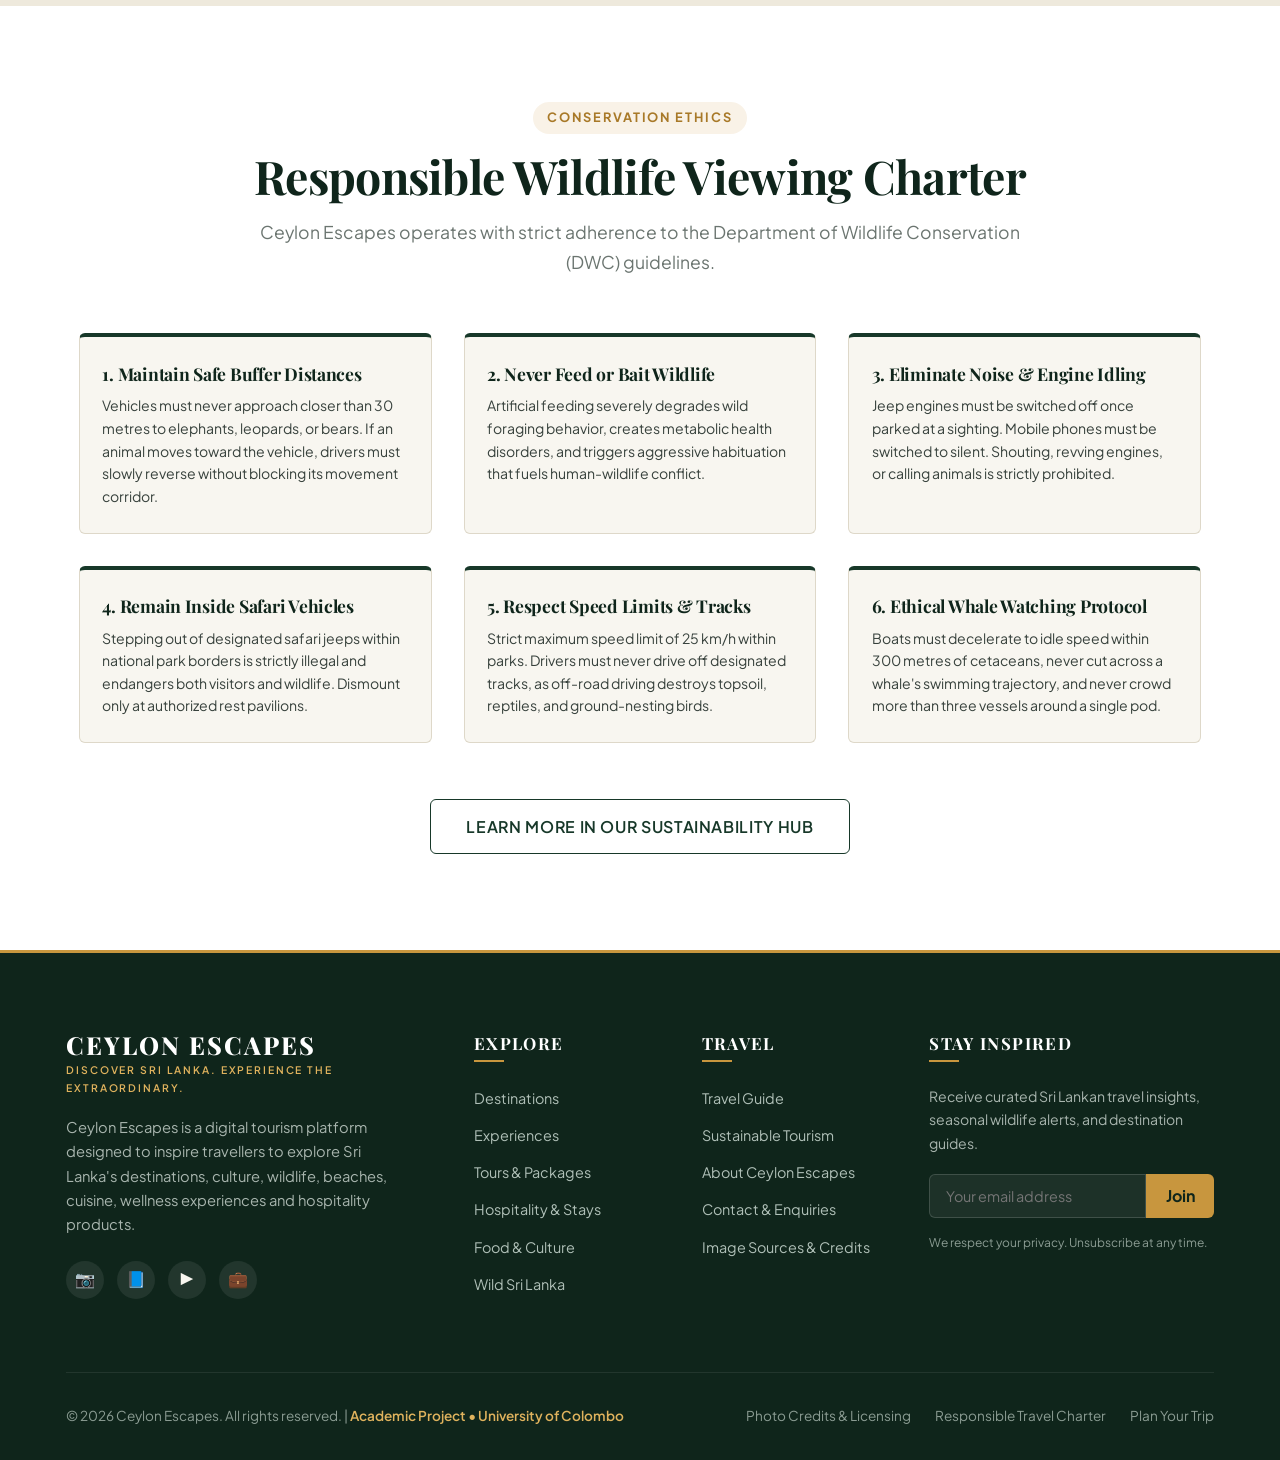
<file: wildlife.html>
<!DOCTYPE html>
<html lang="en">
<head>
  <meta charset="UTF-8">
  <meta name="viewport" content="width=device-width, initial-scale=1.0">
  <title>Wild Sri Lanka | Ceylon Escapes Wildlife &amp; Safari</title>
  <meta name="description" content="Explore Wild Sri Lanka: Yala leopards, Minneriya Elephant Gathering, Wilpattu lakes, Udawalawe, marine whale watching, and responsible wildlife viewing guidelines.">
  <meta name="keywords" content="Sri Lanka wildlife, Yala National Park safari, Minneriya elephant gathering, Wilpattu leopards, whale watching Sri Lanka, Sri Lanka birds, responsible safari Sri Lanka">

  <!-- Open Graph -->
  <meta property="og:title" content="Wild Sri Lanka | Ceylon Escapes Wildlife &amp; Safari">
  <meta property="og:description" content="Discover Sri Lanka's world-class wildlife national parks, oceanic marine giants, and ethical safari conservation standards.">
  <meta property="og:image" content="images/wild-leopard.jpg">

  <!-- Google Fonts -->
  <link rel="preconnect" href="https://fonts.googleapis.com">
  <link rel="preconnect" href="https://fonts.gstatic.com" crossorigin>
  <link href="https://fonts.googleapis.com/css2?family=Playfair+Display:ital,wght@0,500;0,600;0,700;0,800;1,400&family=Plus+Jakarta+Sans:wght@400;500;600;700&display=swap" rel="stylesheet">

  <link rel="stylesheet" href="css/style.css">
  <link rel="stylesheet" href="css/responsive.css">
</head>
<body>

  <a href="#main-content" class="skip-link">Skip to main content</a>

  <!-- Header -->
  <header class="site-header" role="banner">
    <div class="nav-container">
      <a href="index.html" class="brand-logo" aria-label="Ceylon Escapes Homepage">
        <span class="brand-name">Ceylon Escapes</span>
        <span class="brand-sub">Discover Sri Lanka</span>
      </a>

      <nav class="nav-menu" role="navigation" aria-label="Main Navigation">
        <a href="index.html" class="nav-link">Home</a>
        <a href="destinations.html" class="nav-link">Destinations</a>
        <a href="experiences.html" class="nav-link">Experiences</a>
        <a href="tours.html" class="nav-link">Tours</a>
        <a href="stays.html" class="nav-link">Stays</a>
        <a href="food-culture.html" class="nav-link">Food &amp; Culture</a>
        <a href="wildlife.html" class="nav-link active">Wildlife</a>
        <a href="travel-guide.html" class="nav-link">Travel Guide</a>
        <a href="about.html" class="nav-link">About</a>
        <a href="contact.html" class="nav-link">Contact</a>
        <div class="nav-actions">
          <a href="contact.html" class="btn btn-accent btn-sm">Plan Your Trip</a>
        </div>
      </nav>

      <button class="menu-toggle" aria-label="Toggle navigation menu" aria-expanded="false">
        <span></span>
        <span></span>
        <span></span>
      </button>
    </div>
  </header>

  <!-- Breadcrumb -->
  <nav class="breadcrumb-nav" aria-label="Breadcrumb">
    <div class="container-wide">
      <ol class="breadcrumb-list">
        <li><a href="index.html">Home</a></li>
        <li class="breadcrumb-separator">&gt;</li>
        <li class="breadcrumb-current" aria-current="page">Wildlife</li>
      </ol>
    </div>
  </nav>

  <main id="main-content">

    <!-- Page Header Banner -->
    <section class="section-sm section-dark" style="border-bottom: 1px solid rgba(223,178,93,0.3);">
      <div class="container text-center" style="text-align: center;">
        <span class="section-tag" style="background: rgba(200,150,62,0.25); color: var(--color-accent-light);">Island Biodiversity</span>
        <h1 style="color: #fff;">WILD SRI LANKA</h1>
        <p class="lead" style="max-width: 820px; margin: 0.8rem auto 0 auto; color: #d0ded6;">A global biodiversity hotspot harbouring the highest density of wild leopards on earth, majestic elephant herds, marine giants of the Indian Ocean, and over 450 species of birds.</p>
      </div>
    </section>

    <!-- Premier National Parks -->
    <section class="section section-white" aria-labelledby="parks-title">
      <div class="container-wide">
        <div class="section-header">
          <span class="section-tag">Protected Reserves</span>
          <h2 id="parks-title">Sri Lanka's Premier Wildlife Sanctuaries</h2>
          <p>Each park features a unique combination of topography, climate, and flagship species.</p>
        </div>

        <div class="grid grid-3">

          <!-- 1. Yala National Park -->
          <article class="card" id="yala">
            <div class="card-img-wrapper">
              <span class="card-badge">Apex Leopard Reserve</span>
              <img src="images/wild-leopard.jpg" alt="Apex predator Sri Lankan leopard resting in tree branches at Yala National Park" loading="lazy">
            </div>
            <div class="card-body">
              <h3 class="card-title">Yala National Park</h3>
              <p class="card-text">Situated in the southeastern dry zone, Yala spans 978 square kilometres across coastal lagoons and scrub jungle. Renowned globally for having the highest documented population density of the endangered Sri Lankan leopard (<em>Panthera pardus kotiya</em>).</p>
              
              <div style="background: var(--color-sand); padding: 0.85rem; border-radius: var(--radius-sm); margin-bottom: 1.2rem; font-size: 0.84rem;">
                <strong>Key Wildlife:</strong> Sri Lankan leopard, Asian elephant, sloth bear, spotted deer, mugger crocodile, crested serpent eagle.<br>
                <strong>Best Time to Visit:</strong> February to July (low water levels concentrate animals around watering holes).
              </div>

              <div class="card-meta">
                <a href="contact.html?tour=Wild%20Sri%20Lanka" class="btn btn-primary btn-sm">Enquire for Yala Safari</a>
              </div>
            </div>
          </article>

          <!-- 2. Udawalawe National Park -->
          <article class="card" id="udawalawe">
            <div class="card-img-wrapper">
              <span class="card-badge">Elephant Sanctuary</span>
              <img src="images/wild-elephant.jpg" alt="Majestic Sri Lankan wild elephant standing in natural scrub forest" loading="lazy">
            </div>
            <div class="card-body">
              <h3 class="card-title">Udawalawe National Park</h3>
              <p class="card-text">Often compared to East African savannahs, Udawalawe encompasses open grasslands centered around a colossal reservoir. An estimated 600 to 700 elephants roam freely here, providing virtually guaranteed sightings throughout the entire year.</p>
              
              <div style="background: var(--color-sand); padding: 0.85rem; border-radius: var(--radius-sm); margin-bottom: 1.2rem; font-size: 0.84rem;">
                <strong>Key Wildlife:</strong> Asian elephant herds, water buffalo, jackals, sambar deer, painted storks, white-bellied sea eagles.<br>
                <strong>Conservation Spotlight:</strong> Home to the world-renowned Udawalawe Elephant Transit Home for orphaned calves.
              </div>

              <div class="card-meta">
                <a href="contact.html?tour=Wild%20Sri%20Lanka" class="btn btn-primary btn-sm">Enquire for Udawalawe</a>
              </div>
            </div>
          </article>

          <!-- 3. Minneriya National Park -->
          <article class="card" id="minneriya">
            <div class="card-img-wrapper">
              <span class="card-badge">The Great Gathering</span>
              <img src="images/wild-minneriya.jpg" alt="Large gathering of hundreds of wild elephants assembling around Minneriya reservoir" loading="lazy">
            </div>
            <div class="card-body">
              <h3 class="card-title">Minneriya National Park</h3>
              <p class="card-text">Centered around the 3rd-century Minneriya irrigation reservoir built by King Mahasen. During the dry season (July to October), receding waters expose lush tender grasslands that attract up to 300 elephants in a spectacle termed "The Gathering".</p>
              
              <div style="background: var(--color-sand); padding: 0.85rem; border-radius: var(--radius-sm); margin-bottom: 1.2rem; font-size: 0.84rem;">
                <strong>Key Wildlife:</strong> Large social elephant herds, toque macaques, purple-faced langurs, spot-billed pelicans, painted storks.<br>
                <strong>Peak Season:</strong> July to October (highest congregation on lake beds).
              </div>

              <div class="card-meta">
                <a href="contact.html?tour=Wild%20Sri%20Lanka" class="btn btn-primary btn-sm">Enquire for Minneriya</a>
              </div>
            </div>
          </article>

          <!-- 4. Kaudulla National Park -->
          <article class="card" id="kaudulla">
            <div class="card-img-wrapper">
              <span class="card-badge">Elephant Corridor</span>
              <img src="images/exp-wildlife.jpg" alt="Family herd of wild Asian elephants grazing across open grasslands in Kaudulla" loading="lazy">
            </div>
            <div class="card-body">
              <h3 class="card-title">Kaudulla National Park</h3>
              <p class="card-text">Forms a vital wildlife corridor connecting Minneriya and Somawathiya National Parks. As elephants migrate based on seasonal water availability, Kaudulla offers tranquil, less crowded game drives with vast herds feeding along the lake banks.</p>
              
              <div style="background: var(--color-sand); padding: 0.85rem; border-radius: var(--radius-sm); margin-bottom: 1.2rem; font-size: 0.84rem;">
                <strong>Key Wildlife:</strong> Wild elephants, fishing cats, Sri Lankan axis deer, grey-headed fish eagles, glossy ibis.<br>
                <strong>Peak Season:</strong> September to December.
              </div>

              <div class="card-meta">
                <a href="contact.html?tour=Wild%20Sri%20Lanka" class="btn btn-primary btn-sm">Enquire for Kaudulla</a>
              </div>
            </div>
          </article>

          <!-- 5. Wilpattu National Park -->
          <article class="card" id="wilpattu">
            <div class="card-img-wrapper">
              <span class="card-badge">Natural Sand Lakes</span>
              <img src="images/wild-wilpattu.jpg" alt="Pristine natural sand-rimmed water basin (villu) in Wilpattu National Park" loading="lazy">
            </div>
            <div class="card-body">
              <h3 class="card-title">Wilpattu National Park</h3>
              <p class="card-text">Sri Lanka's largest and oldest national park, famous for its unique geological feature: over sixty "villus"—natural shallow sand-rimmed rainwater basins. Dense dry forest creates an untamed, authentic safari atmosphere.</p>
              
              <div style="background: var(--color-sand); padding: 0.85rem; border-radius: var(--radius-sm); margin-bottom: 1.2rem; font-size: 0.84rem;">
                <strong>Key Wildlife:</strong> Sri Lankan leopards, sloth bears (*Melursus ursinus inornatus*), barking deer, barking deer, star tortoises.<br>
                <strong>Safari Character:</strong> Expansive wilderness trails with minimal vehicle congestion.
              </div>

              <div class="card-meta">
                <a href="contact.html?tour=Wild%20Sri%20Lanka" class="btn btn-primary btn-sm">Enquire for Wilpattu</a>
              </div>
            </div>
          </article>

          <!-- 6. Marine Wildlife -->
          <article class="card" id="marine">
            <div class="card-img-wrapper">
              <span class="card-badge">Oceanic Giants</span>
              <img src="images/wild-whale.jpg" alt="Mighty blue whale fluking its tail in the deep waters off the coast of Mirissa" loading="lazy">
            </div>
            <div class="card-body">
              <h3 class="card-title">Marine Wildlife Sanctuaries</h3>
              <p class="card-text">The continental shelf drops steeply within mere nautical miles off Mirissa and Trincomalee, creating nutrient-rich upwellings that sustain the largest mammal ever to exist—the Blue Whale—along with resident sperm whales and dolphins.</p>
              
              <div style="background: var(--color-sand); padding: 0.85rem; border-radius: var(--radius-sm); margin-bottom: 1.2rem; font-size: 0.84rem;">
                <strong>Marine Species:</strong> Blue Whales, Bryde's Whales, Sperm Whales, Spinner Dolphins, Green Sea Turtles, Olive Ridley Turtles.<br>
                <strong>Seasons:</strong> Mirissa (Nov – Apr) | Trincomalee (May – Oct).
              </div>

              <div class="card-meta">
                <a href="experiences.html#beach" class="btn-link">Whale Watching Guide &rarr;</a>
              </div>
            </div>
          </article>

        </div>
      </div>
    </section>

    <!-- Birdlife Section -->
    <section class="section section-sand" aria-labelledby="birds-title">
      <div class="container">
        <div class="grid grid-2" style="align-items: center;">
          <div>
            <span class="section-tag">Avian Paradise</span>
            <h2 id="birds-title">Endemic &amp; Migratory Birdlife</h2>
            <p class="lead">Sri Lanka is recognized by BirdLife International as one of the world's premier birdwatching destinations, recording over 453 species, including 33 strictly endemic species found nowhere else on earth.</p>
            <p>In the virgin lowland wet-zone canopies of <strong>Sinharaja Rainforest</strong>, mixed-species feeding bird waves flutter through the trees, led by the charismatic Greater Racket-tailed Drongo and the brilliant cobalt-and-chestnut <strong>Sri Lanka Blue Magpie</strong>.</p>
            <p>Along the southern arid coastal lagoons, <strong>Bundala National Park</strong> and <strong>Kumana National Park</strong> serve as internationally protected Ramsar wetlands, welcoming tens of thousands of migratory shorebirds navigating the Central Asian Flyway each winter.</p>
            <div style="margin-top: 1.8rem;">
              <a href="contact.html?tour=Birdwatching" class="btn btn-primary">Plan a Birdwatching Expedition</a>
            </div>
          </div>
          <div>
            <div style="border-radius: var(--radius-md); overflow: hidden; box-shadow: var(--shadow-lg);">
              <img src="images/wild-birds.jpg" alt="Brilliant blue and chestnut plumage of the endemic Sri Lanka Blue Magpie" style="width: 100%; height: 420px; object-fit: cover;">
            </div>
          </div>
        </div>
      </div>
    </section>

    <!-- Responsible Wildlife Viewing Guidelines -->
    <section class="section section-white" aria-labelledby="resp-wildlife-title">
      <div class="container">
        <div class="section-header">
          <span class="section-tag">Conservation Ethics</span>
          <h2 id="resp-wildlife-title">Responsible Wildlife Viewing Charter</h2>
          <p>Ceylon Escapes operates with strict adherence to the Department of Wildlife Conservation (DWC) guidelines.</p>
        </div>

        <div class="grid grid-3">

          <div class="responsible-card">
            <h4>1. Maintain Safe Buffer Distances</h4>
            <p>Vehicles must never approach closer than 30 metres to elephants, leopards, or bears. If an animal moves toward the vehicle, drivers must slowly reverse without blocking its movement corridor.</p>
          </div>

          <div class="responsible-card">
            <h4>2. Never Feed or Bait Wildlife</h4>
            <p>Artificial feeding severely degrades wild foraging behavior, creates metabolic health disorders, and triggers aggressive habituation that fuels human-wildlife conflict.</p>
          </div>

          <div class="responsible-card">
            <h4>3. Eliminate Noise &amp; Engine Idling</h4>
            <p>Jeep engines must be switched off once parked at a sighting. Mobile phones must be switched to silent. Shouting, revving engines, or calling animals is strictly prohibited.</p>
          </div>

          <div class="responsible-card">
            <h4>4. Remain Inside Safari Vehicles</h4>
            <p>Stepping out of designated safari jeeps within national park borders is strictly illegal and endangers both visitors and wildlife. Dismount only at authorized rest pavilions.</p>
          </div>

          <div class="responsible-card">
            <h4>5. Respect Speed Limits &amp; Tracks</h4>
            <p>Strict maximum speed limit of 25 km/h within parks. Drivers must never drive off designated tracks, as off-road driving destroys topsoil, reptiles, and ground-nesting birds.</p>
          </div>

          <div class="responsible-card">
            <h4>6. Ethical Whale Watching Protocol</h4>
            <p>Boats must decelerate to idle speed within 300 metres of cetaceans, never cut across a whale's swimming trajectory, and never crowd more than three vessels around a single pod.</p>
          </div>

        </div>

        <div style="text-align: center; margin-top: 3.5rem;">
          <a href="sustainable-tourism.html" class="btn btn-outline btn-lg">Learn More in Our Sustainability Hub</a>
        </div>
      </div>
    </section>

  </main>

  <!-- Global Footer -->
  <footer class="site-footer" role="contentinfo">
    <div class="container-wide">
      <div class="footer-top">
        <div class="footer-brand">
          <div class="brand-logo">
            <span class="brand-name">Ceylon Escapes</span>
            <span class="brand-sub">Discover Sri Lanka. Experience the Extraordinary.</span>
          </div>
          <p>Ceylon Escapes is a digital tourism platform designed to inspire travellers to explore Sri Lanka's destinations, culture, wildlife, beaches, cuisine, wellness experiences and hospitality products.</p>
          <div class="social-links">
            <a href="https://instagram.com" class="social-btn" aria-label="Instagram" target="_blank" rel="noopener">📷</a>
            <a href="https://facebook.com" class="social-btn" aria-label="Facebook" target="_blank" rel="noopener">📘</a>
            <a href="https://youtube.com" class="social-btn" aria-label="YouTube" target="_blank" rel="noopener">▶️</a>
            <a href="https://linkedin.com" class="social-btn" aria-label="LinkedIn" target="_blank" rel="noopener">💼</a>
          </div>
        </div>

        <div class="footer-col">
          <h4>Explore</h4>
          <ul class="footer-links">
            <li><a href="destinations.html">Destinations</a></li>
            <li><a href="experiences.html">Experiences</a></li>
            <li><a href="tours.html">Tours &amp; Packages</a></li>
            <li><a href="stays.html">Hospitality &amp; Stays</a></li>
            <li><a href="food-culture.html">Food &amp; Culture</a></li>
            <li><a href="wildlife.html">Wild Sri Lanka</a></li>
          </ul>
        </div>

        <div class="footer-col">
          <h4>Travel</h4>
          <ul class="footer-links">
            <li><a href="travel-guide.html">Travel Guide</a></li>
            <li><a href="sustainable-tourism.html">Sustainable Tourism</a></li>
            <li><a href="about.html">About Ceylon Escapes</a></li>
            <li><a href="contact.html">Contact &amp; Enquiries</a></li>
            <li><a href="credits.html">Image Sources &amp; Credits</a></li>
          </ul>
        </div>

        <div class="footer-col">
          <h4>Stay Inspired</h4>
          <p style="font-size: 0.88rem; color: #a8b5ae; margin-top: 0;">Receive curated Sri Lankan travel insights, seasonal wildlife alerts, and destination guides.</p>
          <form class="newsletter-form" aria-label="Newsletter Subscription">
            <div class="input-group">
              <input type="email" placeholder="Your email address" aria-label="Email address for newsletter" required>
              <button type="submit" aria-label="Subscribe">Join</button>
            </div>
            <span class="newsletter-disclaimer">We respect your privacy. Unsubscribe at any time.</span>
          </form>
        </div>
      </div>

      <div class="footer-bottom">
        <div>
          &copy; 2026 Ceylon Escapes. All rights reserved. | 
          <a href="about.html#academic" style="color: var(--color-accent-light); font-weight: 600;">Academic Project &bull; University of Colombo</a>
        </div>
        <div class="footer-bottom-links">
          <a href="credits.html">Photo Credits &amp; Licensing</a>
          <a href="sustainable-tourism.html">Responsible Travel Charter</a>
          <a href="contact.html">Plan Your Trip</a>
        </div>
      </div>
    </div>
  </footer>

  <button class="back-to-top" aria-label="Scroll back to top">&uarr;</button>

  <script src="js/main.js"></script>
  <script src="js/form-validation.js"></script>
</body>
</html>
</file>
<file: css/style.css>
/* ==========================================================================
   CEYLON ESCAPES — MASTER STYLESHEET
   Brand Identity: "Discover Sri Lanka. Experience the Extraordinary."
   Digital Tourism & Hospitality Management Platform
   ========================================================================== */

/* --------------------------------------------------------------------------
   1. CSS Custom Properties (Design Tokens)
   -------------------------------------------------------------------------- */
:root {
  /* Primary & Brand Colors */
  --color-primary: #173829;          /* Deep Forest Green */
  --color-primary-light: #23533e;    /* Rich Emerald Green */
  --color-primary-dark: #0f251b;     /* Deep Canopy Green */
  --color-secondary: #0d4a63;        /* Ocean Blue */
  --color-secondary-light: #16607f;  /* Coastal Aqua Blue */
  --color-accent: #c8963e;           /* Warm Ceylon Gold */
  --color-accent-light: #dfb25d;     /* Gilded Amber */
  --color-accent-dark: #a87928;      /* Deep Spiced Ochre */

  /* Neutral & Supporting Palette */
  --color-sand: #f8f6f0;             /* Soft Beach Sand / Ivory */
  --color-sand-warm: #eee9dc;        /* Sun-bleached Dune */
  --color-sand-border: #ded8c9;      /* Subtle Sand Border */
  --color-white: #ffffff;
  --color-dark: #1b201d;             /* Dark Charcoal / Rainforest Bark */
  --color-gray-dark: #37413c;        /* Slate Charcoal */
  --color-gray-medium: #6b7570;      /* Muted Charcoal Text */
  --color-gray-light: #e8ebe9;       /* Delicate Slate Surface */

  /* Semantic State Colors */
  --color-success: #28724d;
  --color-error: #a83232;
  --color-warning: #c2821e;

  /* Typography */
  --font-serif: 'Playfair Display', Georgia, 'Times New Roman', serif;
  --font-sans: 'Plus Jakarta Sans', system-ui, -apple-system, BlinkMacSystemFont, 'Segoe UI', Roboto, sans-serif;

  /* Elevation Shadows */
  --shadow-sm: 0 2px 8px rgba(23, 56, 41, 0.06);
  --shadow-md: 0 6px 20px rgba(23, 56, 41, 0.08);
  --shadow-lg: 0 14px 34px rgba(23, 56, 41, 0.12);
  --shadow-card: 0 4px 16px rgba(0, 0, 0, 0.07);
  --shadow-card-hover: 0 16px 36px rgba(23, 56, 41, 0.14);

  /* Border Radii */
  --radius-sm: 6px;
  --radius-md: 10px;
  --radius-lg: 16px;
  --radius-full: 9999px;

  /* Layout & Spacing */
  --container-max: 1240px;
  --container-wide: 1400px;
  --header-height: 84px;
  --header-height-scrolled: 72px;
  --transition-fast: 0.2s ease;
  --transition-normal: 0.35s cubic-bezier(0.16, 1, 0.3, 1);
  --transition-slow: 0.6s cubic-bezier(0.16, 1, 0.3, 1);
}

/* --------------------------------------------------------------------------
   2. Reset & Global Base
   -------------------------------------------------------------------------- */
*, *::before, *::after {
  box-sizing: border-box;
  margin: 0;
  padding: 0;
}

html {
  font-size: 16px;
  scroll-behavior: smooth;
  -webkit-text-size-adjust: 100%;
}

body {
  font-family: var(--font-sans);
  background-color: var(--color-sand);
  color: var(--color-dark);
  line-height: 1.68;
  font-weight: 400;
  overflow-x: hidden;
  display: flex;
  flex-direction: column;
  min-height: 100vh;
}

img {
  max-width: 100%;
  height: auto;
  display: block;
  object-fit: cover;
}

a {
  color: inherit;
  text-decoration: none;
  transition: color var(--transition-fast);
}

button, input, select, textarea {
  font-family: inherit;
  font-size: 1rem;
  color: inherit;
}

ul, ol {
  list-style: none;
}

/* Accessible focus ring */
:focus-visible {
  outline: 2px solid var(--color-accent);
  outline-offset: 3px;
}

/* Skip to content link for accessibility */
.skip-link {
  position: absolute;
  top: -60px;
  left: 20px;
  background: var(--color-accent);
  color: #111;
  padding: 10px 18px;
  font-weight: 600;
  border-radius: var(--radius-sm);
  z-index: 99999;
  transition: top var(--transition-fast);
}
.skip-link:focus {
  top: 15px;
}

/* --------------------------------------------------------------------------
   3. Typography & Headings
   -------------------------------------------------------------------------- */
h1, h2, h3, h4, h5, h6 {
  font-family: var(--font-serif);
  color: var(--color-primary-dark);
  font-weight: 700;
  line-height: 1.25;
  letter-spacing: -0.015em;
}

h1 {
  font-size: clamp(2.4rem, 4.5vw + 1rem, 4.2rem);
  font-weight: 700;
}

h2 {
  font-size: clamp(1.9rem, 3vw + 0.5rem, 2.9rem);
}

h3 {
  font-size: clamp(1.4rem, 2vw + 0.2rem, 1.85rem);
}

h4 {
  font-size: 1.25rem;
}

p {
  margin-bottom: 1.15rem;
  color: var(--color-gray-dark);
}

p.lead {
  font-size: 1.18rem;
  line-height: 1.75;
  color: var(--color-gray-dark);
}

.text-gold {
  color: var(--color-accent);
}

.section-tag {
  display: inline-block;
  font-family: var(--font-sans);
  font-size: 0.8rem;
  font-weight: 700;
  text-transform: uppercase;
  letter-spacing: 0.15em;
  color: var(--color-accent-dark);
  background: rgba(200, 150, 62, 0.12);
  padding: 5px 14px;
  border-radius: var(--radius-full);
  margin-bottom: 0.85rem;
}

.section-header {
  text-align: center;
  max-width: 780px;
  margin: 0 auto 3.5rem auto;
}

.section-header.text-left {
  text-align: left;
  margin-left: 0;
}

.section-header h2 {
  margin-bottom: 0.8rem;
}

.section-header p {
  font-size: 1.1rem;
  color: var(--color-gray-medium);
  margin-bottom: 0;
}

/* --------------------------------------------------------------------------
   4. Layout Containers & Grid System
   -------------------------------------------------------------------------- */
.container {
  width: 90%;
  max-width: var(--container-max);
  margin: 0 auto;
  padding: 0 15px;
}

.container-wide {
  width: 92%;
  max-width: var(--container-wide);
  margin: 0 auto;
  padding: 0 15px;
}

.section {
  padding: 6rem 0;
  position: relative;
}

.section-sm {
  padding: 4rem 0;
}

.section-sand {
  background-color: var(--color-sand-warm);
}

.section-white {
  background-color: var(--color-white);
}

.section-dark {
  background-color: var(--color-primary-dark);
  color: var(--color-sand);
}

.section-dark h1,
.section-dark h2,
.section-dark h3,
.section-dark h4 {
  color: var(--color-white);
}

.section-dark p {
  color: #cfd8d4;
}

.section-dark .section-tag {
  background: rgba(223, 178, 93, 0.2);
  color: var(--color-accent-light);
}

.grid {
  display: grid;
  gap: 2rem;
}

.grid-2 { grid-template-columns: repeat(2, 1fr); }
.grid-3 { grid-template-columns: repeat(3, 1fr); }
.grid-4 { grid-template-columns: repeat(4, 1fr); }

/* --------------------------------------------------------------------------
   5. Buttons & Interactive Links
   -------------------------------------------------------------------------- */
.btn {
  display: inline-flex;
  align-items: center;
  justify-content: center;
  gap: 0.6rem;
  padding: 0.85rem 1.85rem;
  font-size: 0.95rem;
  font-weight: 600;
  letter-spacing: 0.04em;
  text-transform: uppercase;
  border-radius: var(--radius-sm);
  border: 1px solid transparent;
  cursor: pointer;
  transition: all var(--transition-normal);
  text-align: center;
  position: relative;
  line-height: 1.2;
}

.btn-primary {
  background-color: var(--color-primary);
  color: var(--color-white);
  border-color: var(--color-primary);
}

.btn-primary:hover {
  background-color: var(--color-primary-light);
  border-color: var(--color-primary-light);
  transform: translateY(-2px);
  box-shadow: 0 8px 20px rgba(23, 56, 41, 0.25);
  color: var(--color-white);
}

.btn-accent {
  background-color: var(--color-accent);
  color: var(--color-primary-dark);
  border-color: var(--color-accent);
  font-weight: 700;
}

.btn-accent:hover {
  background-color: var(--color-accent-light);
  border-color: var(--color-accent-light);
  transform: translateY(-2px);
  box-shadow: 0 8px 20px rgba(200, 150, 62, 0.35);
  color: var(--color-primary-dark);
}

.btn-outline {
  background-color: transparent;
  border: 1.5px solid var(--color-primary);
  color: var(--color-primary);
}

.btn-outline:hover {
  background-color: var(--color-primary);
  color: var(--color-white);
  transform: translateY(-2px);
}

.btn-outline-white {
  background-color: transparent;
  border: 1.5px solid rgba(255, 255, 255, 0.8);
  color: var(--color-white);
}

.btn-outline-white:hover {
  background-color: var(--color-white);
  color: var(--color-primary-dark);
  transform: translateY(-2px);
}

.btn-sm {
  padding: 0.55rem 1.2rem;
  font-size: 0.85rem;
}

.btn-lg {
  padding: 1.05rem 2.2rem;
  font-size: 1rem;
}

.btn-link {
  display: inline-flex;
  align-items: center;
  gap: 0.5rem;
  font-weight: 600;
  color: var(--color-secondary);
  position: relative;
  padding: 0.2rem 0;
}

.btn-link::after {
  content: '';
  position: absolute;
  bottom: 0;
  left: 0;
  width: 0;
  height: 2px;
  background: var(--color-accent);
  transition: width var(--transition-fast);
}

.btn-link:hover::after {
  width: 100%;
}

.btn-link:hover {
  color: var(--color-accent-dark);
}

/* --------------------------------------------------------------------------
   6. Navigation Header
   -------------------------------------------------------------------------- */
.site-header {
  position: sticky;
  top: 0;
  left: 0;
  width: 100%;
  z-index: 1000;
  background: rgba(248, 246, 240, 0.96);
  backdrop-filter: blur(12px);
  -webkit-backdrop-filter: blur(12px);
  border-bottom: 1px solid var(--color-sand-border);
  transition: all var(--transition-normal);
  height: var(--header-height);
  display: flex;
  align-items: center;
}

.site-header.scrolled {
  height: var(--header-height-scrolled);
  background: rgba(255, 255, 255, 0.98);
  box-shadow: 0 4px 20px rgba(0, 0, 0, 0.08);
}

.nav-container {
  display: flex;
  align-items: center;
  justify-content: space-between;
  width: 100%;
  max-width: var(--container-wide);
  margin: 0 auto;
  padding: 0 20px;
}

/* Brand Logo */
.brand-logo {
  display: flex;
  flex-direction: column;
  text-decoration: none;
}

.brand-name {
  font-family: var(--font-serif);
  font-size: 1.55rem;
  font-weight: 800;
  letter-spacing: 0.08em;
  color: var(--color-primary-dark);
  text-transform: uppercase;
  line-height: 1;
}

.brand-sub {
  font-size: 0.65rem;
  font-weight: 600;
  letter-spacing: 0.18em;
  text-transform: uppercase;
  color: var(--color-accent-dark);
  margin-top: 3px;
}

/* Desktop Navigation Menu */
.nav-menu {
  display: flex;
  align-items: center;
  gap: 1.3rem;
}

.nav-link {
  font-size: 0.82rem;
  font-weight: 600;
  text-transform: uppercase;
  letter-spacing: 0.06em;
  color: var(--color-dark);
  padding: 0.5rem 0.15rem;
  position: relative;
  transition: color var(--transition-fast);
  white-space: nowrap;
}

.nav-link::after {
  content: '';
  position: absolute;
  bottom: 0;
  left: 0;
  width: 0;
  height: 2px;
  background-color: var(--color-accent);
  transition: width var(--transition-normal);
}

.nav-link:hover,
.nav-link.active {
  color: var(--color-primary);
}

.nav-link.active::after,
.nav-link:hover::after {
  width: 100%;
}

.nav-actions {
  display: flex;
  align-items: center;
  gap: 1rem;
}

/* Mobile Nav Toggle */
.menu-toggle {
  display: none;
  background: transparent;
  border: none;
  cursor: pointer;
  padding: 8px;
  flex-direction: column;
  gap: 6px;
  z-index: 1001;
}

.menu-toggle span {
  display: block;
  width: 26px;
  height: 2px;
  background-color: var(--color-primary);
  border-radius: 2px;
  transition: all var(--transition-fast);
}

.menu-toggle.active span:nth-child(1) {
  transform: translateY(8px) rotate(45deg);
}

.menu-toggle.active span:nth-child(2) {
  opacity: 0;
}

.menu-toggle.active span:nth-child(3) {
  transform: translateY(-8px) rotate(-45deg);
}

/* --------------------------------------------------------------------------
   7. Hero Section
   -------------------------------------------------------------------------- */
.hero {
  position: relative;
  min-height: 88vh;
  display: flex;
  align-items: center;
  color: var(--color-white);
  overflow: hidden;
  background-color: var(--color-primary-dark);
}

.hero-bg {
  position: absolute;
  top: 0;
  left: 0;
  width: 100%;
  height: 100%;
  z-index: 1;
}

.hero-bg img {
  width: 100%;
  height: 100%;
  object-fit: cover;
  object-position: center 30%;
  transform: scale(1.02);
  transition: transform 12s ease-out;
}

.hero:hover .hero-bg img {
  transform: scale(1.06);
}

.hero-overlay {
  position: absolute;
  top: 0;
  left: 0;
  width: 100%;
  height: 100%;
  background: linear-gradient(
    180deg,
    rgba(15, 37, 27, 0.45) 0%,
    rgba(15, 37, 27, 0.65) 60%,
    rgba(15, 37, 27, 0.88) 100%
  );
  z-index: 2;
}

.hero-content {
  position: relative;
  z-index: 3;
  max-width: 860px;
  padding: 4rem 0 6rem 0;
}

.hero-badge {
  display: inline-flex;
  align-items: center;
  gap: 0.5rem;
  background: rgba(200, 150, 62, 0.25);
  backdrop-filter: blur(8px);
  border: 1px solid rgba(223, 178, 93, 0.4);
  color: var(--color-sand);
  padding: 6px 18px;
  border-radius: var(--radius-full);
  font-size: 0.82rem;
  font-weight: 600;
  letter-spacing: 0.08em;
  text-transform: uppercase;
  margin-bottom: 1.5rem;
}

.hero h1 {
  color: var(--color-white);
  margin-bottom: 1.5rem;
  text-shadow: 0 2px 14px rgba(0, 0, 0, 0.4);
}

.hero p.lead {
  color: #f0f4f1;
  font-size: 1.22rem;
  line-height: 1.7;
  margin-bottom: 2.2rem;
  text-shadow: 0 1px 6px rgba(0, 0, 0, 0.3);
}

.hero-buttons {
  display: flex;
  flex-wrap: wrap;
  gap: 1.2rem;
  align-items: center;
}

.scroll-indicator {
  position: absolute;
  bottom: 28px;
  left: 50%;
  transform: translateX(-50%);
  z-index: 3;
  display: flex;
  flex-direction: column;
  align-items: center;
  gap: 8px;
  color: rgba(255, 255, 255, 0.8);
  font-size: 0.75rem;
  letter-spacing: 0.1em;
  text-transform: uppercase;
  text-decoration: none;
  transition: opacity var(--transition-fast);
}

.scroll-indicator:hover {
  color: var(--color-accent);
}

.scroll-indicator .mouse-icon {
  width: 22px;
  height: 36px;
  border: 2px solid rgba(255, 255, 255, 0.7);
  border-radius: 12px;
  position: relative;
}

.scroll-indicator .mouse-wheel {
  position: absolute;
  top: 6px;
  left: 50%;
  transform: translateX(-50%);
  width: 4px;
  height: 8px;
  background-color: var(--color-accent);
  border-radius: 2px;
  animation: scrollWheel 2s infinite;
}

@keyframes scrollWheel {
  0% { transform: translate(-50%, 0); opacity: 1; }
  80% { transform: translate(-50%, 14px); opacity: 0; }
  100% { transform: translate(-50%, 0); opacity: 0; }
}

/* --------------------------------------------------------------------------
   8. Travel Search Bar (Professional Tourism Tool)
   -------------------------------------------------------------------------- */
.search-banner {
  position: relative;
  z-index: 10;
  margin-top: -3.8rem;
  margin-bottom: 4rem;
}

.search-box {
  background: var(--color-white);
  border-radius: var(--radius-md);
  padding: 1.8rem 2.2rem;
  box-shadow: var(--shadow-lg);
  border: 1px solid var(--color-sand-border);
}

.search-title {
  font-family: var(--font-serif);
  font-size: 1.3rem;
  color: var(--color-primary-dark);
  margin-bottom: 1.2rem;
  text-align: center;
}

.search-form {
  display: grid;
  grid-template-columns: repeat(4, 1fr) auto;
  gap: 1.2rem;
  align-items: flex-end;
}

.form-group {
  display: flex;
  flex-direction: column;
  gap: 0.4rem;
  text-align: left;
}

.form-group label {
  font-size: 0.78rem;
  font-weight: 700;
  text-transform: uppercase;
  letter-spacing: 0.05em;
  color: var(--color-primary);
}

.form-control {
  width: 100%;
  padding: 0.75rem 1rem;
  border: 1.5px solid var(--color-sand-border);
  border-radius: var(--radius-sm);
  background-color: var(--color-sand);
  color: var(--color-dark);
  font-size: 0.92rem;
  transition: all var(--transition-fast);
}

.form-control:focus {
  background-color: var(--color-white);
  border-color: var(--color-primary);
  outline: none;
  box-shadow: 0 0 0 3px rgba(23, 56, 41, 0.12);
}

/* --------------------------------------------------------------------------
   9. Filter Bars
   -------------------------------------------------------------------------- */
.filter-nav {
  display: flex;
  flex-wrap: wrap;
  justify-content: center;
  gap: 0.6rem;
  margin-bottom: 2.8rem;
}

.filter-btn {
  background: var(--color-white);
  border: 1px solid var(--color-sand-border);
  padding: 0.55rem 1.25rem;
  border-radius: var(--radius-full);
  font-size: 0.82rem;
  font-weight: 600;
  letter-spacing: 0.04em;
  text-transform: uppercase;
  color: var(--color-gray-dark);
  cursor: pointer;
  transition: all var(--transition-fast);
}

.filter-btn:hover {
  border-color: var(--color-primary);
  color: var(--color-primary);
}

.filter-btn.active {
  background-color: var(--color-primary);
  border-color: var(--color-primary);
  color: var(--color-white);
  box-shadow: 0 4px 12px rgba(23, 56, 41, 0.2);
}

/* --------------------------------------------------------------------------
   10. Cards Component System
   -------------------------------------------------------------------------- */
.card {
  background: var(--color-white);
  border-radius: var(--radius-md);
  overflow: hidden;
  box-shadow: var(--shadow-card);
  transition: all var(--transition-normal);
  display: flex;
  flex-direction: column;
  border: 1px solid var(--color-sand-border);
  position: relative;
}

.card:hover {
  transform: translateY(-6px);
  box-shadow: var(--shadow-card-hover);
  border-color: #d1c8b3;
}

.card-img-wrapper {
  position: relative;
  width: 100%;
  padding-top: 66.66%; /* 3:2 ratio */
  overflow: hidden;
  background-color: var(--color-sand-warm);
}

.card-img-wrapper img {
  position: absolute;
  top: 0;
  left: 0;
  width: 100%;
  height: 100%;
  object-fit: cover;
  transition: transform var(--transition-slow);
}

.card:hover .card-img-wrapper img {
  transform: scale(1.08);
}

.card-badge {
  position: absolute;
  top: 14px;
  left: 14px;
  background: rgba(15, 37, 27, 0.85);
  backdrop-filter: blur(6px);
  color: var(--color-sand);
  font-size: 0.72rem;
  font-weight: 700;
  letter-spacing: 0.08em;
  text-transform: uppercase;
  padding: 4px 12px;
  border-radius: var(--radius-sm);
  z-index: 2;
  border: 1px solid rgba(223, 178, 93, 0.3);
}

.card-body {
  padding: 1.6rem;
  display: flex;
  flex-direction: column;
  flex-grow: 1;
}

.card-title {
  font-family: var(--font-serif);
  font-size: 1.4rem;
  margin-bottom: 0.5rem;
  color: var(--color-primary-dark);
}

.card-text {
  font-size: 0.92rem;
  color: var(--color-gray-dark);
  margin-bottom: 1.25rem;
  flex-grow: 1;
  line-height: 1.6;
}

.card-meta {
  display: flex;
  align-items: center;
  justify-content: space-between;
  border-top: 1px solid var(--color-sand-warm);
  padding-top: 1rem;
  margin-top: auto;
  font-size: 0.85rem;
}

/* Tour Specific Card */
.tour-card .tour-route {
  font-size: 0.82rem;
  font-weight: 600;
  color: var(--color-secondary);
  margin-bottom: 0.7rem;
  display: flex;
  align-items: center;
  gap: 0.4rem;
}

.tour-card .tour-highlights {
  list-style: none;
  margin-bottom: 1.2rem;
}

.tour-card .tour-highlights li {
  font-size: 0.85rem;
  color: var(--color-gray-dark);
  position: relative;
  padding-left: 1.2rem;
  margin-bottom: 0.35rem;
}

.tour-card .tour-highlights li::before {
  content: '✓';
  position: absolute;
  left: 0;
  color: var(--color-accent-dark);
  font-weight: 700;
}

.tour-price-box {
  background: var(--color-sand);
  padding: 0.6rem 1rem;
  border-radius: var(--radius-sm);
  border-left: 3px solid var(--color-accent);
  margin-bottom: 1.2rem;
}

.tour-price-label {
  font-size: 0.7rem;
  text-transform: uppercase;
  letter-spacing: 0.08em;
  color: var(--color-gray-medium);
  display: block;
}

.tour-price-val {
  font-size: 1.05rem;
  font-weight: 700;
  color: var(--color-primary);
}

/* Why Sri Lanka Feature Cards */
.feature-card {
  background: var(--color-white);
  padding: 2.2rem 1.8rem;
  border-radius: var(--radius-md);
  border: 1px solid var(--color-sand-border);
  box-shadow: var(--shadow-sm);
  transition: all var(--transition-normal);
  text-align: left;
}

.feature-card:hover {
  transform: translateY(-4px);
  border-color: var(--color-accent);
  box-shadow: var(--shadow-md);
}

.feature-icon-box {
  width: 50px;
  height: 50px;
  background: rgba(23, 56, 41, 0.08);
  border-radius: var(--radius-sm);
  display: flex;
  align-items: center;
  justify-content: center;
  color: var(--color-primary);
  font-size: 1.5rem;
  margin-bottom: 1.2rem;
}

.feature-card h4 {
  margin-bottom: 0.5rem;
  color: var(--color-primary-dark);
}

.feature-card p {
  font-size: 0.9rem;
  margin-bottom: 0;
}

/* --------------------------------------------------------------------------
   11. Interactive Food & Cultural Gallery
   -------------------------------------------------------------------------- */
.food-grid {
  display: grid;
  grid-template-columns: repeat(4, 1fr);
  gap: 1.5rem;
}

.food-card {
  position: relative;
  border-radius: var(--radius-md);
  overflow: hidden;
  height: 320px;
  cursor: pointer;
  box-shadow: var(--shadow-card);
  border: 1px solid var(--color-sand-border);
}

.food-card img {
  width: 100%;
  height: 100%;
  object-fit: cover;
  transition: transform var(--transition-slow);
}

.food-card:hover img {
  transform: scale(1.1);
}

.food-card-overlay {
  position: absolute;
  inset: 0;
  background: linear-gradient(180deg, transparent 40%, rgba(15, 37, 27, 0.92) 100%);
  display: flex;
  flex-direction: column;
  justify-content: flex-end;
  padding: 1.5rem;
  color: var(--color-white);
  transition: background var(--transition-normal);
}

.food-card:hover .food-card-overlay {
  background: linear-gradient(180deg, rgba(15, 37, 27, 0.25) 0%, rgba(15, 37, 27, 0.96) 90%);
}

.food-card h4 {
  color: var(--color-white);
  font-size: 1.25rem;
  margin-bottom: 0.3rem;
}

.food-card p {
  color: #cfd8d4;
  font-size: 0.85rem;
  margin-bottom: 0;
  line-height: 1.4;
}

/* --------------------------------------------------------------------------
   12. FAQ Accordion
   -------------------------------------------------------------------------- */
.faq-container {
  max-width: 860px;
  margin: 0 auto;
}

.faq-item {
  background: var(--color-white);
  border: 1px solid var(--color-sand-border);
  border-radius: var(--radius-sm);
  margin-bottom: 1rem;
  overflow: hidden;
  transition: border-color var(--transition-fast);
}

.faq-item:hover {
  border-color: var(--color-accent);
}

.faq-question {
  width: 100%;
  padding: 1.35rem 1.6rem;
  display: flex;
  justify-content: space-between;
  align-items: center;
  background: transparent;
  border: none;
  text-align: left;
  font-family: var(--font-serif);
  font-size: 1.15rem;
  font-weight: 700;
  color: var(--color-primary-dark);
  cursor: pointer;
  transition: color var(--transition-fast);
}

.faq-question:hover {
  color: var(--color-secondary);
}

.faq-icon {
  width: 28px;
  height: 28px;
  border-radius: 50%;
  background: var(--color-sand);
  display: flex;
  align-items: center;
  justify-content: center;
  font-size: 1.2rem;
  font-weight: 400;
  color: var(--color-primary);
  flex-shrink: 0;
  margin-left: 1rem;
  transition: transform var(--transition-normal), background-color var(--transition-fast);
}

.faq-item.active .faq-icon {
  transform: rotate(45deg);
  background-color: var(--color-accent);
  color: var(--color-primary-dark);
}

.faq-answer {
  max-height: 0;
  overflow: hidden;
  transition: max-height 0.4s cubic-bezier(0, 1, 0, 1), padding 0.3s ease;
  padding: 0 1.6rem;
}

.faq-item.active .faq-answer {
  max-height: 500px;
  padding: 0 1.6rem 1.5rem 1.6rem;
}

.faq-answer p {
  font-size: 0.98rem;
  color: var(--color-gray-dark);
  margin-bottom: 0.6rem;
  line-height: 1.7;
}

/* --------------------------------------------------------------------------
   13. Forms & Customer Enquiry
   -------------------------------------------------------------------------- */
.form-card {
  background: var(--color-white);
  padding: 2.5rem;
  border-radius: var(--radius-md);
  box-shadow: var(--shadow-md);
  border: 1px solid var(--color-sand-border);
}

.form-row {
  display: grid;
  grid-template-columns: 1fr 1fr;
  gap: 1.2rem;
  margin-bottom: 1.2rem;
}

.form-full {
  grid-column: 1 / -1;
  margin-bottom: 1.2rem;
}

.required-star {
  color: var(--color-error);
  font-weight: 700;
}

.form-error-msg {
  color: var(--color-error);
  font-size: 0.78rem;
  font-weight: 600;
  margin-top: 0.25rem;
  display: none;
}

.form-control.invalid {
  border-color: var(--color-error);
  background-color: #fdf6f6;
}

.form-control.invalid + .form-error-msg {
  display: block;
}

/* --------------------------------------------------------------------------
   14. Sustainable Tourism & Responsible Practices Box
   -------------------------------------------------------------------------- */
.responsible-grid {
  display: grid;
  grid-template-columns: repeat(4, 1fr);
  gap: 1.5rem;
}

.responsible-card {
  background: var(--color-sand);
  border: 1px solid var(--color-sand-border);
  border-radius: var(--radius-sm);
  padding: 1.6rem 1.4rem;
  border-top: 4px solid var(--color-primary);
}

.responsible-card h4 {
  font-size: 1.1rem;
  margin-bottom: 0.6rem;
  color: var(--color-primary-dark);
}

.responsible-card p {
  font-size: 0.88rem;
  color: var(--color-gray-dark);
  margin-bottom: 0;
  line-height: 1.6;
}

/* --------------------------------------------------------------------------
   15. Academic Badge & Institutional Box
   -------------------------------------------------------------------------- */
.academic-notice {
  background: rgba(23, 56, 41, 0.05);
  border: 1px solid rgba(23, 56, 41, 0.15);
  border-left: 4px solid var(--color-accent);
  border-radius: var(--radius-sm);
  padding: 1.4rem 1.8rem;
  margin: 2rem 0;
}

.academic-notice h5 {
  font-size: 1rem;
  font-family: var(--font-sans);
  text-transform: uppercase;
  letter-spacing: 0.08em;
  color: var(--color-primary);
  margin-bottom: 0.4rem;
}

.academic-notice p {
  font-size: 0.9rem;
  margin-bottom: 0;
  color: var(--color-gray-dark);
}

/* --------------------------------------------------------------------------
   16. Breadcrumbs
   -------------------------------------------------------------------------- */
.breadcrumb-nav {
  padding: 1.2rem 0;
  background: var(--color-sand-warm);
  border-bottom: 1px solid var(--color-sand-border);
}

.breadcrumb-list {
  display: flex;
  align-items: center;
  gap: 0.5rem;
  font-size: 0.85rem;
  color: var(--color-gray-medium);
}

.breadcrumb-list a {
  color: var(--color-secondary);
  font-weight: 600;
}

.breadcrumb-list a:hover {
  color: var(--color-primary);
  text-decoration: underline;
}

.breadcrumb-separator {
  color: var(--color-sand-border);
}

.breadcrumb-current {
  color: var(--color-gray-dark);
  font-weight: 600;
}

/* --------------------------------------------------------------------------
   17. Modals & Lightbox
   -------------------------------------------------------------------------- */
.modal-overlay {
  position: fixed;
  inset: 0;
  background: rgba(15, 37, 27, 0.8);
  backdrop-filter: blur(8px);
  z-index: 2000;
  display: flex;
  align-items: center;
  justify-content: center;
  padding: 20px;
  opacity: 0;
  visibility: hidden;
  transition: all var(--transition-normal);
}

.modal-overlay.active {
  opacity: 1;
  visibility: visible;
}

.modal-content {
  background: var(--color-white);
  width: 100%;
  max-width: 760px;
  max-height: 90vh;
  overflow-y: auto;
  border-radius: var(--radius-md);
  position: relative;
  box-shadow: var(--shadow-lg);
  padding: 2.5rem;
  transform: translateY(20px);
  transition: transform var(--transition-normal);
}

.modal-overlay.active .modal-content {
  transform: translateY(0);
}

.modal-close-btn {
  position: absolute;
  top: 18px;
  right: 18px;
  width: 38px;
  height: 38px;
  border-radius: 50%;
  border: 1px solid var(--color-sand-border);
  background: var(--color-sand);
  font-size: 1.4rem;
  display: flex;
  align-items: center;
  justify-content: center;
  cursor: pointer;
  color: var(--color-dark);
  transition: all var(--transition-fast);
}

.modal-close-btn:hover {
  background: var(--color-primary);
  color: var(--color-white);
}

/* --------------------------------------------------------------------------
   18. Toast Notifications
   -------------------------------------------------------------------------- */
.toast-container {
  position: fixed;
  bottom: 30px;
  right: 30px;
  z-index: 3000;
  display: flex;
  flex-direction: column;
  gap: 12px;
}

.toast {
  background: var(--color-primary-dark);
  color: var(--color-white);
  padding: 1rem 1.5rem;
  border-radius: var(--radius-sm);
  border-left: 4px solid var(--color-accent);
  box-shadow: var(--shadow-lg);
  font-size: 0.92rem;
  display: flex;
  align-items: center;
  gap: 0.8rem;
  animation: slideInRight 0.3s ease;
}

@keyframes slideInRight {
  from { transform: translateX(100%); opacity: 0; }
  to { transform: translateX(0); opacity: 1; }
}

/* Back to top button */
.back-to-top {
  position: fixed;
  bottom: 28px;
  right: 28px;
  width: 48px;
  height: 48px;
  border-radius: 50%;
  background: var(--color-primary);
  color: var(--color-white);
  border: none;
  cursor: pointer;
  display: flex;
  align-items: center;
  justify-content: center;
  box-shadow: var(--shadow-md);
  z-index: 999;
  opacity: 0;
  visibility: hidden;
  transition: all var(--transition-normal);
}

.back-to-top.visible {
  opacity: 1;
  visibility: visible;
}

.back-to-top:hover {
  background: var(--color-accent);
  color: var(--color-primary-dark);
  transform: translateY(-4px);
}

/* --------------------------------------------------------------------------
   19. Footer
   -------------------------------------------------------------------------- */
.site-footer {
  background-color: var(--color-primary-dark);
  color: #cfd8d4;
  padding: 5rem 0 2rem 0;
  margin-top: auto;
  border-top: 3px solid var(--color-accent);
}

.footer-top {
  display: grid;
  grid-template-columns: 2fr 1fr 1fr 1.5fr;
  gap: 3rem;
  margin-bottom: 4rem;
}

.footer-brand .brand-name {
  color: var(--color-white);
}

.footer-brand .brand-sub {
  color: var(--color-accent-light);
}

.footer-brand p {
  color: #a8b5ae;
  margin-top: 1.2rem;
  font-size: 0.92rem;
  line-height: 1.65;
  max-width: 340px;
}

.footer-col h4 {
  color: var(--color-white);
  font-size: 1.05rem;
  text-transform: uppercase;
  letter-spacing: 0.08em;
  margin-bottom: 1.4rem;
  position: relative;
  padding-bottom: 0.5rem;
}

.footer-col h4::after {
  content: '';
  position: absolute;
  bottom: 0;
  left: 0;
  width: 30px;
  height: 2px;
  background-color: var(--color-accent);
}

.footer-links li {
  margin-bottom: 0.65rem;
}

.footer-links a {
  color: #b0c0b8;
  font-size: 0.9rem;
  transition: all var(--transition-fast);
}

.footer-links a:hover {
  color: var(--color-accent-light);
  padding-left: 5px;
}

/* Newsletter in Footer */
.newsletter-form {
  margin-top: 1rem;
}

.newsletter-form .input-group {
  display: flex;
  margin-bottom: 0.6rem;
}

.newsletter-form input {
  flex-grow: 1;
  padding: 0.75rem 1rem;
  border: 1px solid rgba(255, 255, 255, 0.15);
  background: rgba(255, 255, 255, 0.06);
  border-radius: var(--radius-sm) 0 0 var(--radius-sm);
  color: var(--color-white);
  font-size: 0.9rem;
}

.newsletter-form input:focus {
  outline: none;
  border-color: var(--color-accent);
}

.newsletter-form button {
  background: var(--color-accent);
  color: var(--color-primary-dark);
  font-weight: 700;
  border: none;
  padding: 0 1.2rem;
  border-radius: 0 var(--radius-sm) var(--radius-sm) 0;
  cursor: pointer;
  transition: background var(--transition-fast);
}

.newsletter-form button:hover {
  background: var(--color-accent-light);
}

.newsletter-disclaimer {
  font-size: 0.75rem;
  color: #8b9c93;
}

/* Social links */
.social-links {
  display: flex;
  gap: 0.8rem;
  margin-top: 1.5rem;
}

.social-btn {
  width: 38px;
  height: 38px;
  border-radius: 50%;
  background: rgba(255, 255, 255, 0.08);
  display: flex;
  align-items: center;
  justify-content: center;
  color: var(--color-sand);
  transition: all var(--transition-fast);
}

.social-btn:hover {
  background: var(--color-accent);
  color: var(--color-primary-dark);
  transform: translateY(-3px);
}

/* Bottom Footer */
.footer-bottom {
  border-top: 1px solid rgba(255, 255, 255, 0.08);
  padding-top: 2rem;
  display: flex;
  align-items: center;
  justify-content: space-between;
  font-size: 0.85rem;
  color: #8b9c93;
}

.footer-bottom-links {
  display: flex;
  gap: 1.5rem;
}

.footer-bottom-links a {
  color: #8b9c93;
}

.footer-bottom-links a:hover {
  color: var(--color-accent-light);
}

/* --------------------------------------------------------------------------
   17. Forms & Inputs (Contact & Enquiry)
   -------------------------------------------------------------------------- */
.contact-layout {
  display: grid;
  grid-template-columns: 1.4fr 1fr;
  gap: 3.5rem;
  align-items: start;
}

.form-card {
  background: var(--color-white);
  padding: 2.5rem;
  border-radius: var(--radius-lg);
  box-shadow: var(--shadow-card);
  border: 1px solid var(--color-sand-border);
}

.form-group {
  margin-bottom: 1.4rem;
  position: relative;
}

.form-row {
  display: grid;
  grid-template-columns: 1fr 1fr;
  gap: 1.2rem;
}

.form-label {
  display: block;
  font-size: 0.88rem;
  font-weight: 600;
  color: var(--color-primary-dark);
  margin-bottom: 0.45rem;
}

.form-label .required {
  color: var(--color-error);
}

.form-input,
.form-select,
.form-textarea {
  width: 100%;
  padding: 0.85rem 1.1rem;
  font-family: var(--font-sans);
  font-size: 0.95rem;
  color: var(--color-dark);
  background-color: var(--color-sand);
  border: 1.5px solid var(--color-sand-border);
  border-radius: var(--radius-sm);
  transition: all var(--transition-fast);
  outline: none;
}

.form-input:focus,
.form-select:focus,
.form-textarea:focus {
  border-color: var(--color-accent);
  background-color: var(--color-white);
  box-shadow: 0 0 0 3px rgba(200, 150, 62, 0.18);
}

.form-input.invalid,
.form-select.invalid,
.form-textarea.invalid {
  border-color: var(--color-error);
  background-color: #fff9f9;
}

.form-error-msg {
  color: var(--color-error);
  font-size: 0.8rem;
  margin-top: 0.35rem;
  display: none;
}

.contact-sidebar {
  display: flex;
  flex-direction: column;
  gap: 1.8rem;
}

.contact-info-card {
  background: var(--color-white);
  padding: 2rem;
  border-radius: var(--radius-md);
  box-shadow: var(--shadow-sm);
  border-top: 4px solid var(--color-primary);
}

.contact-info-card h3 {
  font-family: var(--font-serif);
  font-size: 1.35rem;
  color: var(--color-primary);
  margin-bottom: 1rem;
}

.info-item {
  display: flex;
  gap: 1rem;
  margin-bottom: 1.2rem;
  align-items: flex-start;
}

.info-icon {
  width: 42px;
  height: 42px;
  border-radius: 50%;
  background: rgba(23, 56, 41, 0.08);
  display: flex;
  align-items: center;
  justify-content: center;
  font-size: 1.1rem;
  flex-shrink: 0;
  color: var(--color-primary);
}

.info-text h4 {
  font-size: 0.95rem;
  font-weight: 700;
  color: var(--color-primary-dark);
  margin-bottom: 0.2rem;
}

.info-text p, .info-text a {
  font-size: 0.88rem;
  color: var(--color-gray-medium);
  margin: 0;
}

.info-text a:hover {
  color: var(--color-accent);
}

/* --------------------------------------------------------------------------
   18. Values & Pillar Cards (About & Sustainability)
   -------------------------------------------------------------------------- */
.values-grid {
  display: grid;
  grid-template-columns: repeat(3, 1fr);
  gap: 2rem;
}

.value-card {
  background: var(--color-white);
  padding: 2rem;
  border-radius: var(--radius-md);
  border: 1px solid var(--color-sand-border);
  box-shadow: var(--shadow-sm);
  transition: transform var(--transition-fast), box-shadow var(--transition-fast);
}

.value-card:hover {
  transform: translateY(-4px);
  box-shadow: var(--shadow-card-hover);
}

.value-icon {
  font-size: 2.2rem;
  margin-bottom: 1rem;
  display: inline-block;
}

.value-card h3 {
  font-family: var(--font-serif);
  font-size: 1.35rem;
  color: var(--color-primary);
  margin-bottom: 0.6rem;
}

.value-card p {
  font-size: 0.92rem;
  color: var(--color-gray-dark);
  line-height: 1.65;
}

/* Charter Checklist */
.pledge-list {
  display: grid;
  grid-template-columns: 1fr 1fr;
  gap: 1.5rem;
  margin-top: 1.5rem;
}

.pledge-item {
  background: var(--color-white);
  padding: 1.5rem;
  border-radius: var(--radius-md);
  border-left: 4px solid var(--color-success);
  box-shadow: var(--shadow-sm);
}

.pledge-item h4 {
  font-size: 1.05rem;
  color: var(--color-primary);
  margin-bottom: 0.4rem;
  display: flex;
  align-items: center;
  gap: 0.5rem;
}

.pledge-item p {
  font-size: 0.88rem;
  color: var(--color-gray-dark);
  margin: 0;
  line-height: 1.55;
}

/* --------------------------------------------------------------------------
   19. Image Credits Directory Table & Cards
   -------------------------------------------------------------------------- */
.credits-filter-bar {
  display: flex;
  flex-wrap: wrap;
  gap: 0.6rem;
  margin-bottom: 2rem;
}

.credits-grid {
  display: grid;
  grid-template-columns: repeat(auto-fill, minmax(280px, 1fr));
  gap: 1.5rem;
}

.credit-card {
  background: var(--color-white);
  border-radius: var(--radius-md);
  overflow: hidden;
  box-shadow: var(--shadow-sm);
  border: 1px solid var(--color-sand-border);
  display: flex;
  flex-direction: column;
}

.credit-thumb {
  width: 100%;
  height: 170px;
  object-fit: cover;
  background: #e1ded5;
}

.credit-body {
  padding: 1.2rem;
  flex: 1;
  display: flex;
  flex-direction: column;
}

.credit-tag {
  display: inline-block;
  font-size: 0.75rem;
  font-weight: 700;
  text-transform: uppercase;
  letter-spacing: 0.05em;
  color: var(--color-secondary);
  margin-bottom: 0.35rem;
}

.credit-title {
  font-size: 1rem;
  font-weight: 700;
  color: var(--color-primary-dark);
  margin-bottom: 0.5rem;
}

.credit-meta {
  font-size: 0.82rem;
  color: var(--color-gray-medium);
  margin-bottom: 0.4rem;
}

.credit-link {
  margin-top: auto;
  padding-top: 0.8rem;
  font-size: 0.82rem;
  font-weight: 600;
  color: var(--color-accent);
  display: inline-flex;
  align-items: center;
  gap: 0.3rem;
}

.credit-link:hover {
  text-decoration: underline;
  color: var(--color-accent-dark);
}
</file>
<file: css/responsive.css>
/* ==========================================================================
   CEYLON ESCAPES — RESPONSIVE STYLESHEET
   Comprehensive multi-device support: Desktop, Laptop, Tablet, and Mobile
   ========================================================================== */

/* --------------------------------------------------------------------------
   1. Laptop & Medium Desktops (max-width: 1200px)
   -------------------------------------------------------------------------- */
@media (max-width: 1200px) {
  .nav-menu {
    gap: 0.9rem;
  }
  
  .nav-link {
    font-size: 0.76rem;
  }

  .grid-4 {
    grid-template-columns: repeat(3, 1fr);
  }

  .food-grid {
    grid-template-columns: repeat(3, 1fr);
  }

  .responsible-grid {
    grid-template-columns: repeat(2, 1fr);
  }

  .footer-top {
    grid-template-columns: 1.5fr 1fr 1fr 1.2fr;
    gap: 2rem;
  }
}

/* --------------------------------------------------------------------------
   2. Tablets & Small Laptops (max-width: 991px)
   -------------------------------------------------------------------------- */
@media (max-width: 991px) {
  :root {
    --header-height: 72px;
  }

  /* Navigation: Switch to Mobile Hamburger Drawer */
  .menu-toggle {
    display: flex;
  }

  .nav-menu {
    position: fixed;
    top: var(--header-height);
    left: 0;
    width: 100%;
    height: calc(100vh - var(--header-height));
    background: rgba(248, 246, 240, 0.98);
    backdrop-filter: blur(16px);
    -webkit-backdrop-filter: blur(16px);
    flex-direction: column;
    align-items: flex-start;
    padding: 2.5rem 2rem;
    gap: 1.4rem;
    overflow-y: auto;
    transform: translateX(-100%);
    transition: transform var(--transition-normal);
    box-shadow: var(--shadow-lg);
    z-index: 999;
  }

  .nav-menu.active {
    transform: translateX(0);
  }

  .nav-link {
    font-size: 1.1rem;
    font-weight: 700;
    padding: 0.5rem 0;
    width: 100%;
    border-bottom: 1px solid rgba(23, 56, 41, 0.08);
  }

  .nav-actions {
    margin-top: 1rem;
    width: 100%;
  }

  .nav-actions .btn {
    width: 100%;
  }

  /* Search Banner */
  .search-banner {
    margin-top: -2rem;
  }

  .search-form {
    grid-template-columns: repeat(2, 1fr);
  }

  .search-form .btn {
    grid-column: span 2;
    margin-top: 0.5rem;
  }

  /* Grid Reductions */
  .grid-3, .grid-4 {
    grid-template-columns: repeat(2, 1fr);
  }

  .food-grid {
    grid-template-columns: repeat(2, 1fr);
  }

  .hero {
    min-height: 80vh;
  }

  .hero-content {
    padding: 3rem 0 5rem 0;
  }

  .section {
    padding: 4.5rem 0;
  }

  .footer-top {
    grid-template-columns: repeat(2, 1fr);
    gap: 2.5rem;
  }
}

/* --------------------------------------------------------------------------
   3. Mobile Devices (max-width: 767px)
   -------------------------------------------------------------------------- */
@media (max-width: 767px) {
  html {
    font-size: 15px;
  }

  .container, .container-wide {
    width: 94%;
    padding: 0 10px;
  }

  .brand-name {
    font-size: 1.35rem;
  }

  .brand-sub {
    font-size: 0.6rem;
  }

  /* Hero adjustments */
  .hero {
    min-height: 85vh;
  }

  .hero h1 {
    font-size: 2.2rem;
  }

  .hero p.lead {
    font-size: 1.05rem;
  }

  .hero-buttons {
    flex-direction: column;
    align-items: stretch;
    gap: 0.8rem;
  }

  .hero-buttons .btn {
    width: 100%;
  }

  /* Search Box */
  .search-banner {
    margin-top: 2rem;
    margin-bottom: 2.5rem;
  }

  .search-box {
    padding: 1.4rem;
  }

  .search-form {
    grid-template-columns: 1fr;
    gap: 0.9rem;
  }

  .search-form .btn {
    grid-column: span 1;
    width: 100%;
  }

  /* All Grids collapse to single column */
  .grid-2, .grid-3, .grid-4, .food-grid, .responsible-grid {
    grid-template-columns: 1fr;
    gap: 1.5rem;
  }

  /* Form Elements */
  .form-row {
    grid-template-columns: 1fr;
    gap: 1rem;
  }

  .form-card {
    padding: 1.5rem;
  }

  /* Card enhancements for mobile */
  .card-body {
    padding: 1.3rem;
  }

  .card-title {
    font-size: 1.3rem;
  }

  .filter-nav {
    gap: 0.4rem;
  }

  .filter-btn {
    padding: 0.45rem 0.9rem;
    font-size: 0.78rem;
  }

  /* Modals */
  .modal-content {
    padding: 1.5rem;
    max-height: 94vh;
  }

  /* Footer */
  .footer-top {
    grid-template-columns: 1fr;
    gap: 2.2rem;
  }

  .footer-bottom {
    flex-direction: column;
    gap: 1rem;
    text-align: center;
  }

  .footer-bottom-links {
    justify-content: center;
  }

  /* Section Spacing */
  .section {
    padding: 3.5rem 0;
  }

  .section-header {
    margin-bottom: 2.4rem;
  }

  .section-header h2 {
    font-size: 1.85rem;
  }

  /* Back to Top */
  .back-to-top {
    bottom: 18px;
    right: 18px;
    width: 42px;
    height: 42px;
  }

  /* Contact & Form Responsive */
  .contact-layout {
    grid-template-columns: 1fr;
    gap: 2rem;
  }

  .form-card {
    padding: 1.5rem;
  }

  .form-row {
    grid-template-columns: 1fr;
    gap: 0;
  }

  .values-grid {
    grid-template-columns: 1fr;
    gap: 1.2rem;
  }

  .pledge-list {
    grid-template-columns: 1fr;
    gap: 1rem;
  }
}

@media (max-width: 991px) and (min-width: 641px) {
  .contact-layout {
    grid-template-columns: 1fr;
  }

  .values-grid {
    grid-template-columns: repeat(2, 1fr);
  }

  .pledge-list {
    grid-template-columns: 1fr;
  }
}

/* --------------------------------------------------------------------------
   4. High-DPI & Print Optimizations
   -------------------------------------------------------------------------- */
@media print {
  .site-header, .site-footer, .back-to-top, .filter-nav, .search-banner {
    display: none !important;
  }
  
  body {
    background: white;
    color: black;
  }
}
</file>
